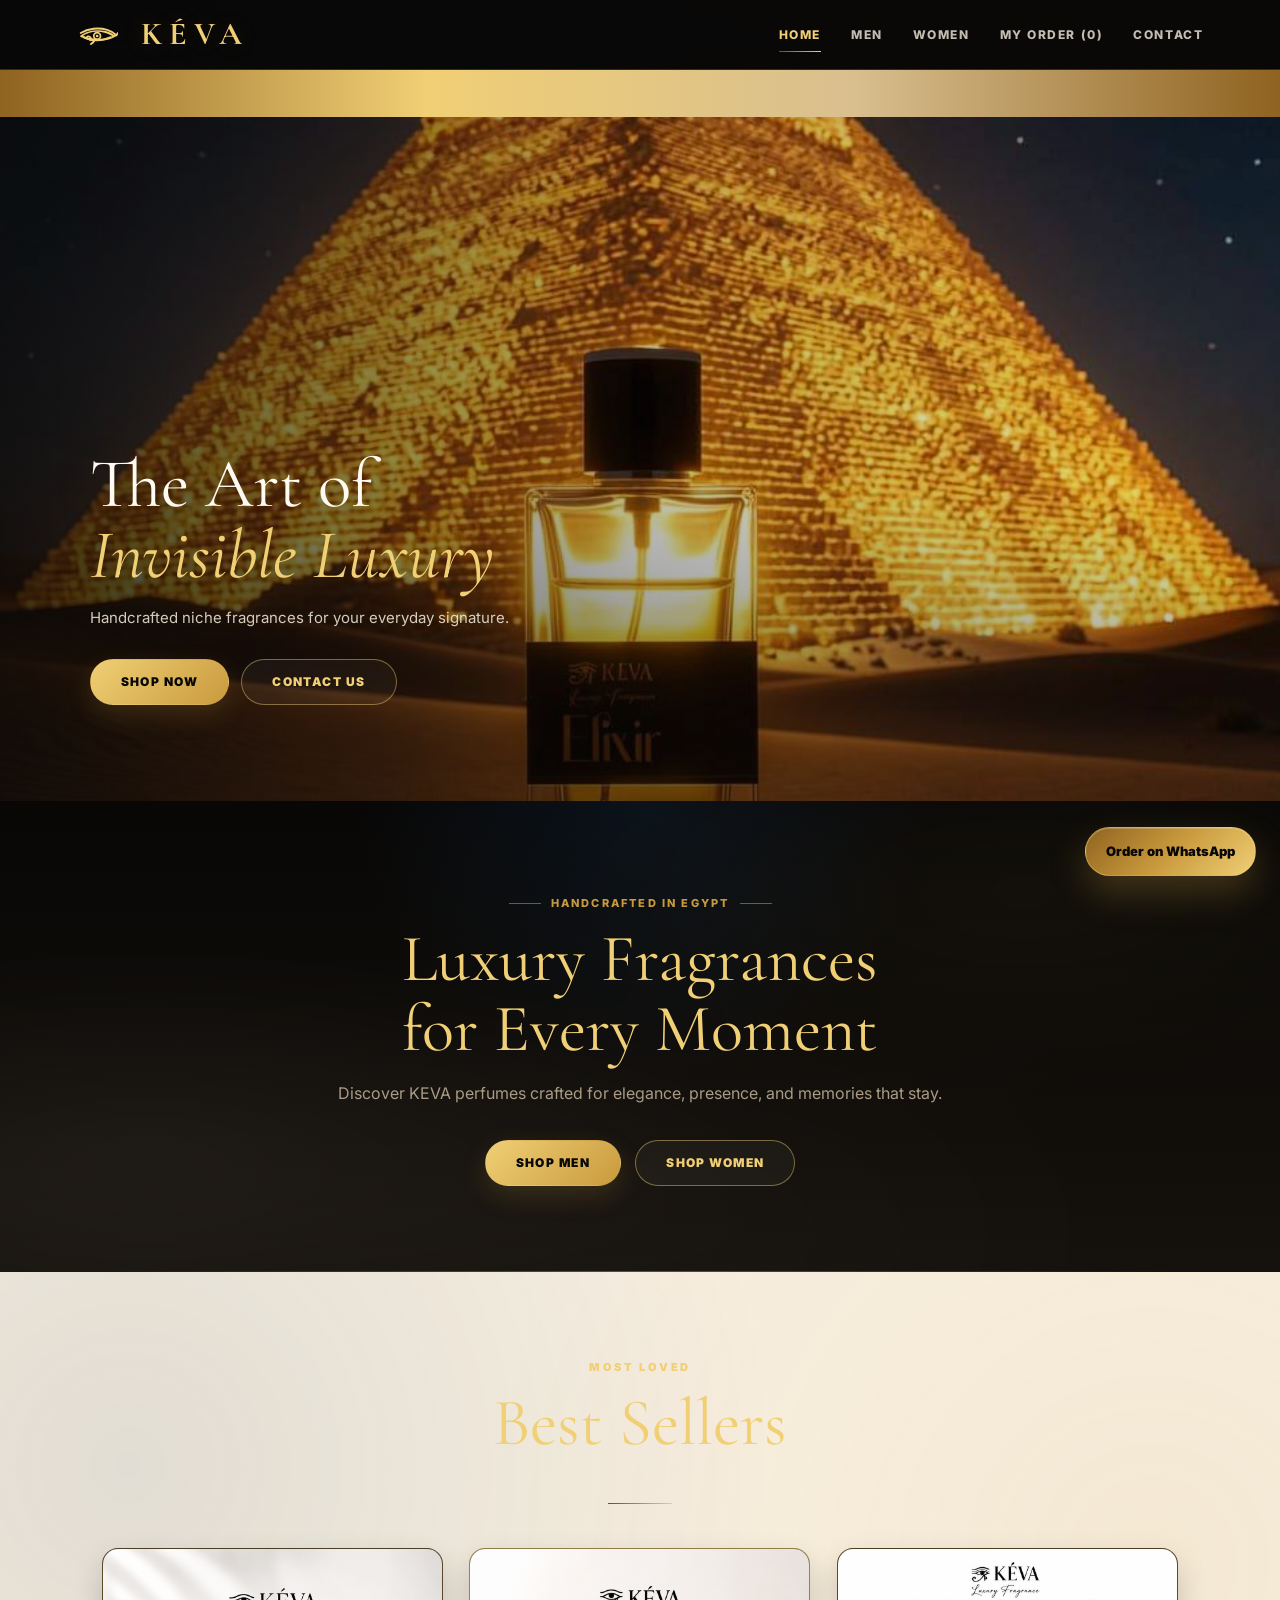
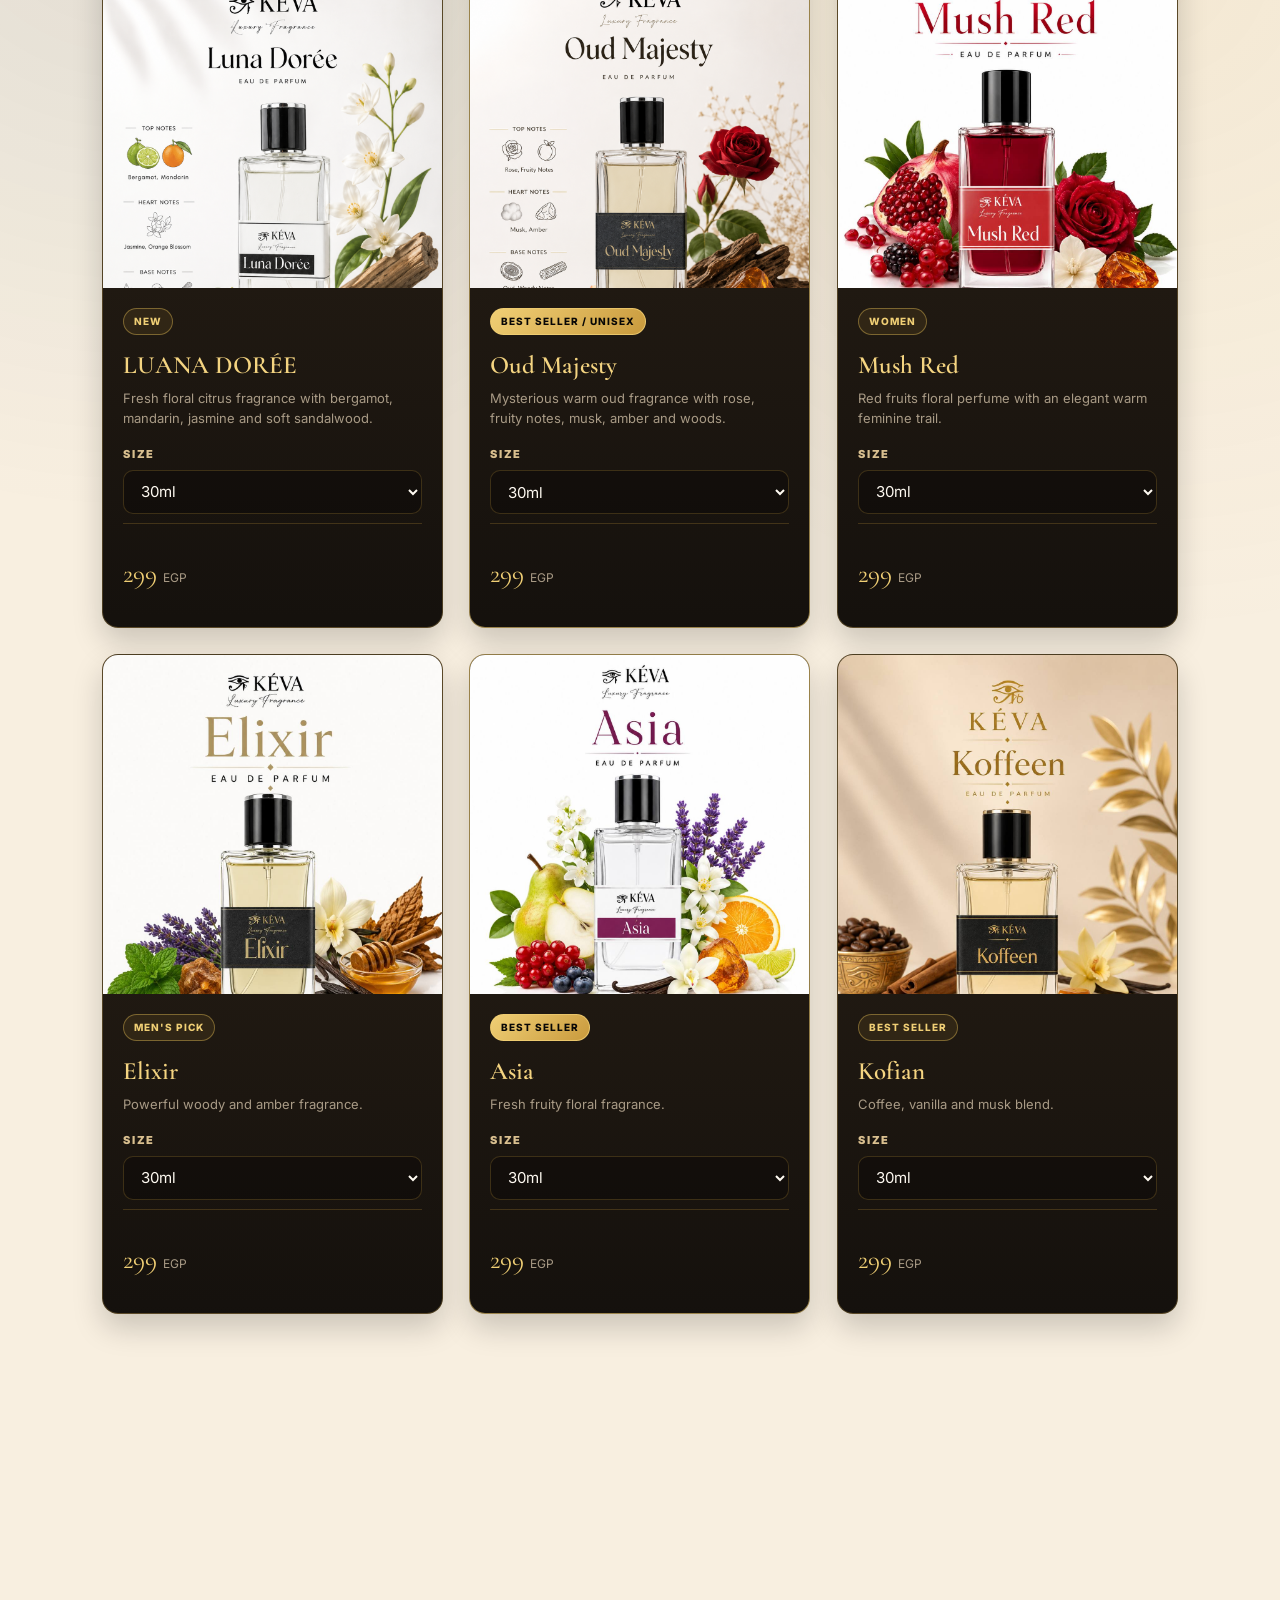
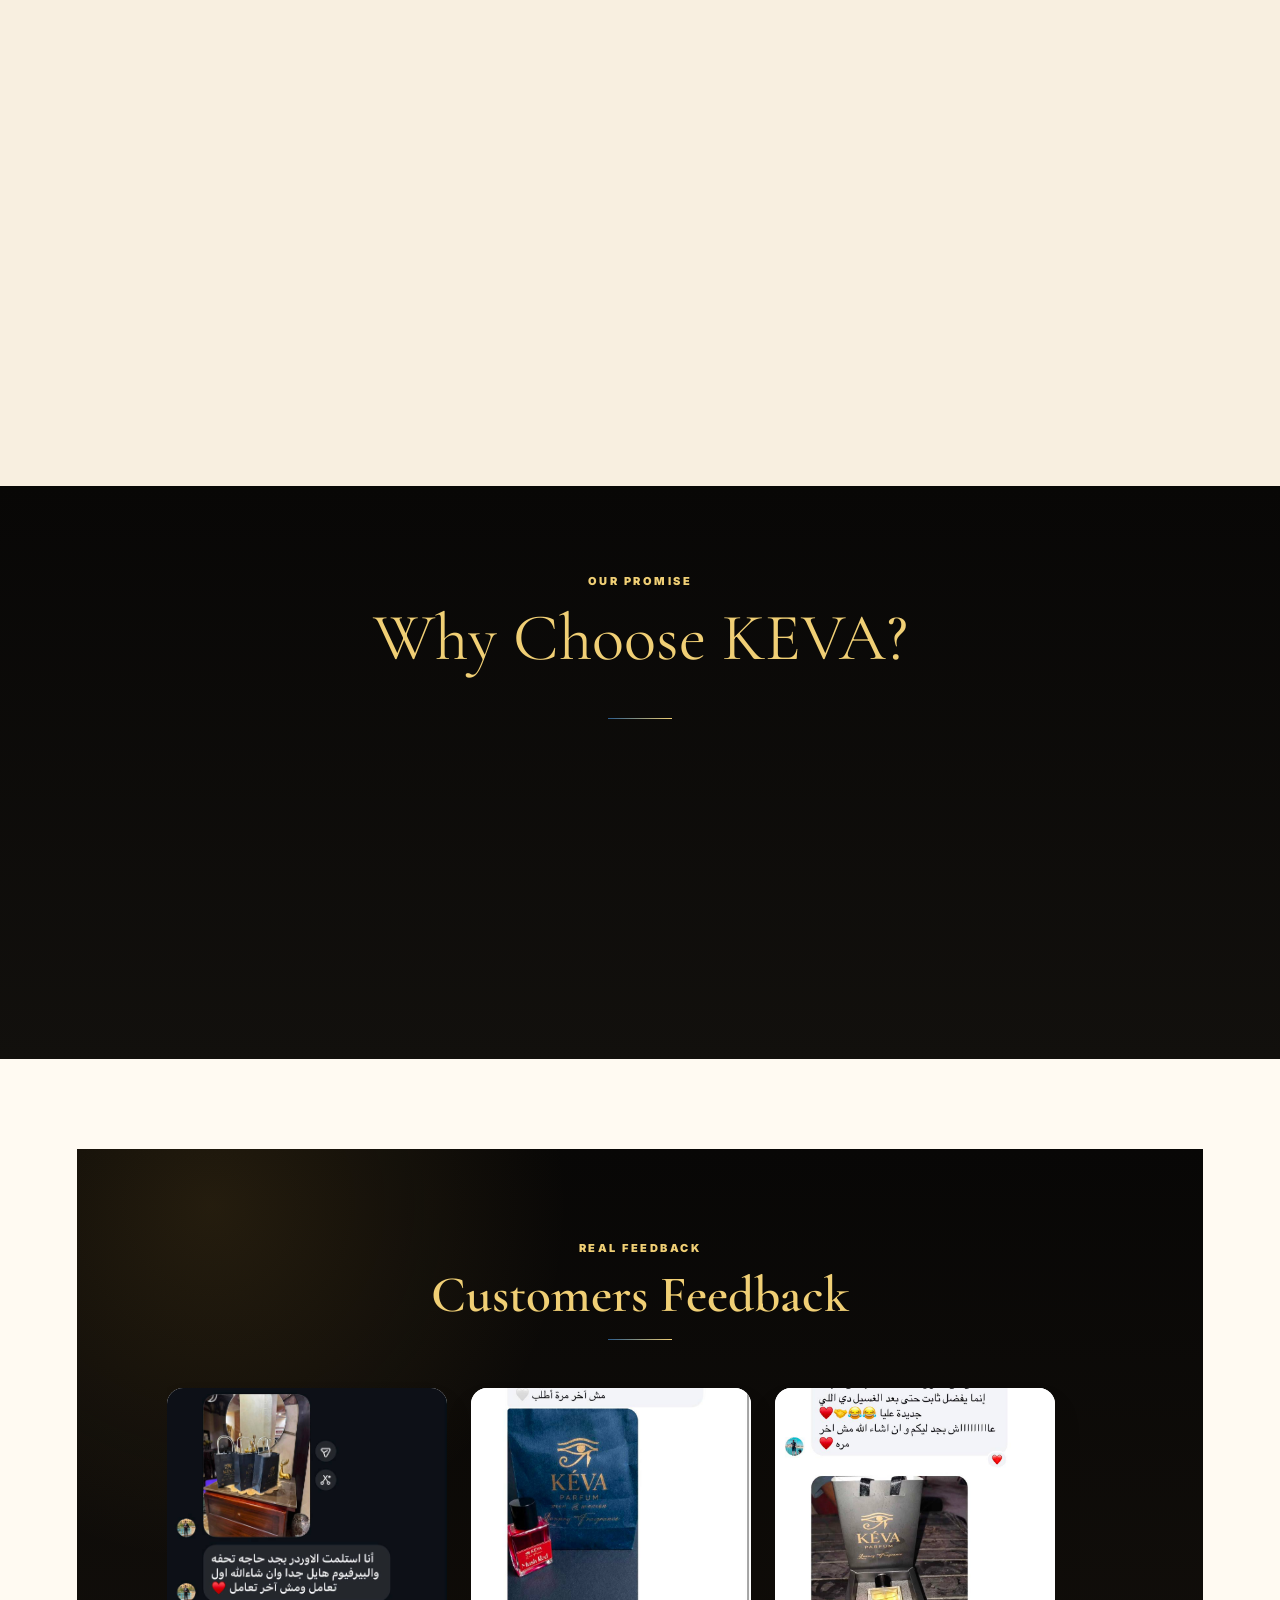
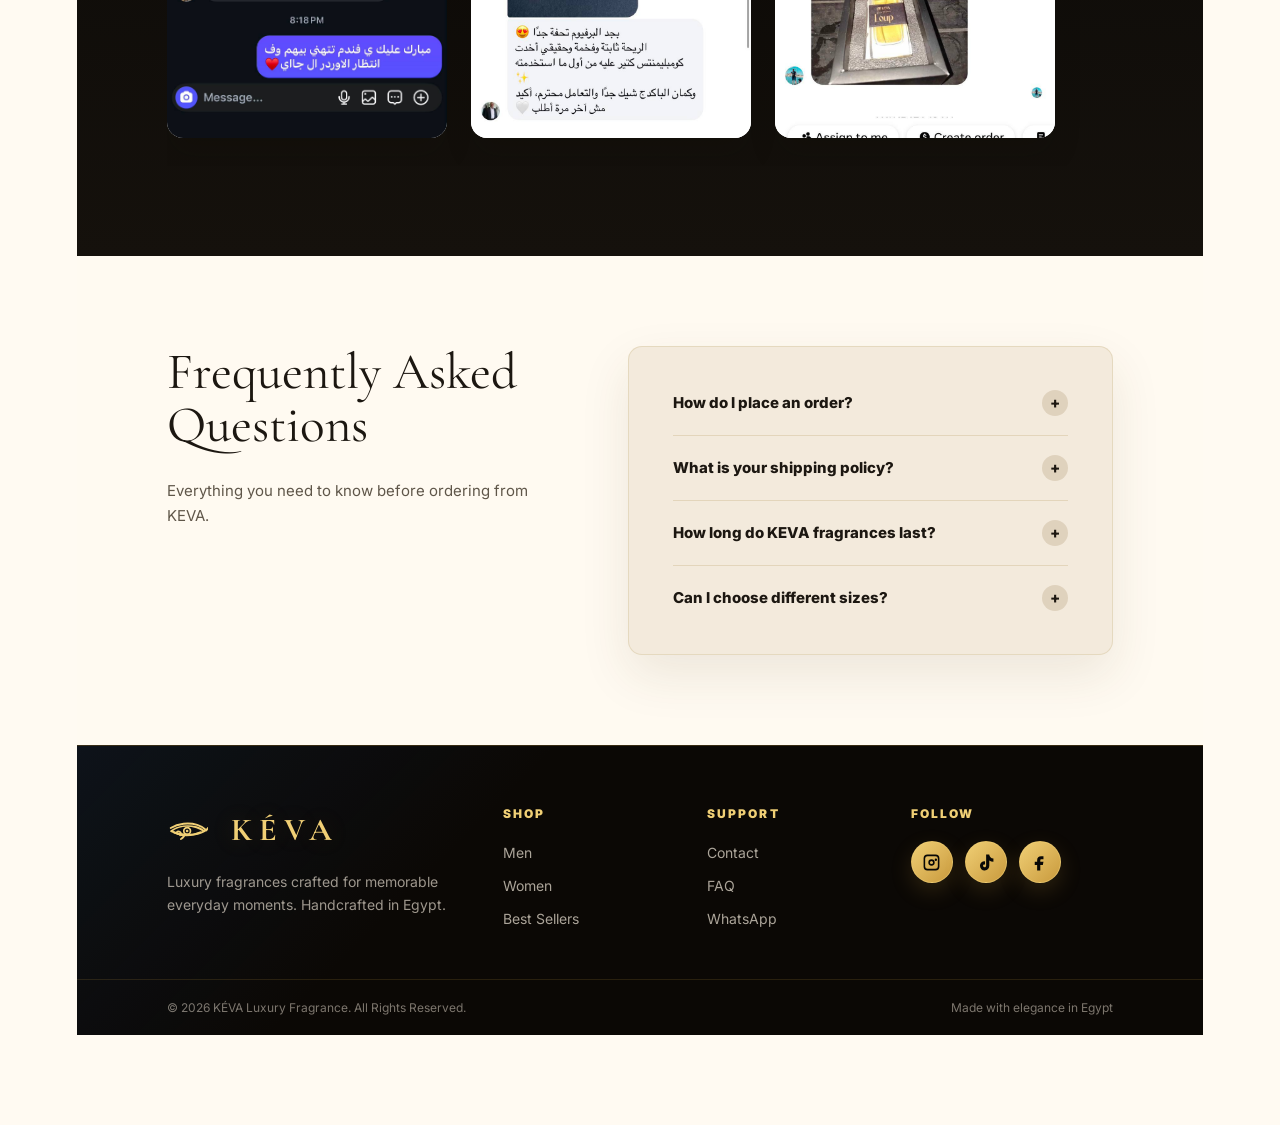
<file: index.html>
<!doctype html>
<html lang="en">
<head>
  <meta charset="UTF-8"/>
  <meta name="viewport" content="width=device-width, initial-scale=1.0"/>
  <title>KEVA &mdash; Luxury Fragrance</title>
  <meta name="description" content="KEVA handcrafted niche fragrances. Discover your signature scent."/>
  <link rel="stylesheet" href="style.css"/>

  <style>
    .home-kicker {
      display: inline-flex;
      align-items: center;
      gap: 10px;
      color: var(--gold);
      font-size: 11px;
      font-weight: 800;
      letter-spacing: .2em;
      text-transform: uppercase;
      margin-bottom: 12px;
    }

    .home-kicker::before,
    .home-kicker::after {
      content: "";
      width: 32px;
      height: 1px;
      background: currentColor;
      opacity: .55;
    }

    .home-hero-copy {
      max-width: 660px;
      margin: 0 auto;
      text-align: center;
    }

    .hero-subtitle {
      max-width: 560px;
      margin: 16px auto 34px;
      color: var(--muted, #9c9488);
      font-size: 16px;
      line-height: 1.8;
    }

    .stats-strip {
      display: grid;
      grid-template-columns: repeat(4, 1fr);
      background: var(--card, #191510);
      border-top: 1px solid var(--border, rgba(201,168,76,.22));
      border-bottom: 1px solid var(--border, rgba(201,168,76,.22));
    }

    .stat-item {
      padding: 28px 18px;
      text-align: center;
      border-right: 1px solid var(--border, rgba(201,168,76,.22));
    }

    .stat-item:last-child {
      border-right: 0;
    }

    .stat-num {
      display: block;
      color: var(--gold-light, #edd27b);
      font-family: "Cormorant Garamond", serif;
      font-size: 40px;
      line-height: 1;
      margin-bottom: 8px;
    }

    .stat-label {
      color: var(--muted, #9c9488);
      font-size: 11px;
      font-weight: 800;
      letter-spacing: .15em;
      text-transform: uppercase;
    }

    .collection-banner {
      display: grid;
      grid-template-columns: 1fr 1fr;
      gap: 2px;
      background: #080706;
    }

    .col-banner-item {
      position: relative;
      min-height: 430px;
      overflow: hidden;
      display: flex;
      align-items: flex-end;
    }

    .col-banner-item img {
      position: absolute;
      inset: 0;
      width: 100%;
      height: 100%;
      object-fit: cover;
      transition: transform .7s ease;
    }

    .col-banner-item:hover img {
      transform: scale(1.06);
    }

    .col-banner-item::after {
      content: "";
      position: absolute;
      inset: 0;
      background: linear-gradient(0deg, rgba(0,0,0,.78), rgba(0,0,0,.12));
    }

    .col-banner-content {
      position: relative;
      z-index: 1;
      padding: 38px;
    }

    .col-banner-content span {
      display: block;
      color: var(--gold, #c9a84c);
      font-size: 11px;
      font-weight: 800;
      letter-spacing: .2em;
      text-transform: uppercase;
      margin-bottom: 10px;
    }

    .col-banner-content h3 {
      color: #fff;
      font-family: "Cormorant Garamond", serif;
      font-size: clamp(34px, 4vw, 54px);
      font-weight: 300;
      line-height: 1.05;
      margin-bottom: 22px;
    }

    .badge-new {
      width: fit-content;
      display: inline-block;
      padding: 4px 10px;
      border: 1px solid rgba(201,168,76,.5);
      border-radius: 99px;
      color: var(--gold-light, #edd27b);
      font-size: 10px;
      font-weight: 800;
      letter-spacing: .1em;
      text-transform: uppercase;
      margin-bottom: 8px;
    }

    .faq-section {
      display: grid;
      grid-template-columns: .9fr 1.1fr;
      gap: 64px;
      padding: 90px 8%;
      background: #fffaf1;
      color: #1c1711;
    }

    .faq-left h2 {
      font-size: clamp(34px, 4vw, 54px);
      line-height: 1.05;
      margin-bottom: 26px;
      font-family: "Cormorant Garamond", serif;
      font-weight: 400;
      color: #1c1711;
    }

    .faq-left > p {
      margin-bottom: 42px;
      color: #5f5649;
      font-size: 15px;
    }

    .faq-support p {
      margin-bottom: 4px;
      color: #1c1711;
      font-size: 15px;
    }

    .faq-support span {
      color: #766b5d;
      font-size: 14px;
    }

    .faq-right {
      background: #f3eadc;
      border: 1px solid rgba(156,122,42,.16);
      border-radius: 14px;
      padding: 24px 44px;
    }

    .faq-item {
      border-bottom: 1px solid rgba(156,122,42,.18);
    }

    .faq-item:last-child {
      border-bottom: 0;
    }

    .faq-item summary {
      min-height: 64px;
      list-style: none;
      display: flex;
      align-items: center;
      justify-content: space-between;
      gap: 18px;
      cursor: pointer;
      color: #1c1711;
      font-size: 15px;
      font-weight: 800;
    }

    .faq-item summary::-webkit-details-marker {
      display: none;
    }

    .faq-item summary::after {
      content: "+";
      width: 26px;
      height: 26px;
      flex: 0 0 26px;
      border-radius: 50%;
      background: #dfd2bd;
      color: #1c1711;
      display: grid;
      place-items: center;
      transition: .25s ease;
    }

    .faq-item[open] summary::after {
      content: "-";
      background: var(--gold, #c9a84c);
    }

    .faq-item p {
      padding: 0 42px 22px 0;
      color: #5f5649;
      font-size: 14px;
      line-height: 1.7;
    }

    .cta-band {
      padding: 78px 8%;
      text-align: center;
      background: linear-gradient(135deg, #0b0a08, #1d170c, #0b0a08);
      border-top: 1px solid rgba(201,168,76,.18);
      border-bottom: 1px solid rgba(201,168,76,.18);
    }

    .cta-band h2 {
      color: var(--gold-light, #edd27b);
      font-family: "Cormorant Garamond", serif;
      font-size: clamp(34px, 4vw, 58px);
      font-weight: 300;
      margin-bottom: 14px;
    }

    .cta-band p {
      color: var(--muted, #9c9488);
      margin-bottom: 30px;
    }

    @media (max-width: 768px) {
      .stats-strip {
        grid-template-columns: 1fr 1fr;
      }

      .stat-item:nth-child(2) {
        border-right: 0;
      }

      .stat-item:nth-child(1),
      .stat-item:nth-child(2) {
        border-bottom: 1px solid var(--border, rgba(201,168,76,.22));
      }

      .collection-banner,
      .faq-section {
        grid-template-columns: 1fr;
      }

      .col-banner-item {
        min-height: 320px;
      }

      .faq-section {
        gap: 32px;
        padding: 64px 5%;
      }

      .faq-right {
        padding: 18px 20px;
      }
    }
  </style>
</head>

<body>
  <div class="luxury-loader" aria-hidden="true">
    <div class="loader-mark">
            <svg class="loader-eye horus-eye" viewBox="0 0 220 100" role="img" aria-label="Eye of Horus mark">
        <path class="horus-stroke horus-brow" d="M20 35 C60 10 116 5 162 18 C180 23 197 33 211 47"/>
        <path class="horus-stroke horus-outline" d="M22 52 C61 22 116 20 158 31 C176 36 190 45 200 52 C160 77 84 79 22 52Z"/>
        <path class="horus-stroke horus-lower" d="M39 60 C76 78 134 80 178 58"/>
        <circle class="horus-iris" cx="108" cy="51" r="15"/>
        <circle class="horus-pupil" cx="108" cy="51" r="6"/>
        <path class="horus-stroke horus-tail" d="M198 52 C209 50 216 44 220 35"/>
        <path class="horus-stroke horus-tear" d="M97 65 C94 78 87 88 75 94"/>
        <path class="horus-stroke horus-curl" d="M74 62 C61 70 55 68 53 62 C51 55 59 50 68 55 C75 59 77 67 71 74"/>
      </svg>
      <strong class="loader-logo">KÉVA</strong>
      <span class="loader-tagline">Luxury Fragrance</span>
    </div>
  </div>

  <header>
    <div class="logo"> KÉVA</div>
    <button class="nav-toggle" aria-label="Toggle menu" aria-expanded="false">
      <span></span><span></span><span></span>
    </button>
    <nav>
      <a href="index.html" class="active">Home</a>
      <a href="men.html">Men</a>
      <a href="women.html">Women</a>
      <a href="cart.html">My Order (<span id="cart-count">0</span>)</a>
      <a href="contact.html">Contact</a>
    </nav>
  </header>

      <div class="offers-bar">
    <div class="marquee">
      FREE SHIPPING ON ORDERS OVER 1000 EGP &nbsp;&nbsp;|&nbsp;&nbsp;
      FREE GIFT WITH EVERY ORDER &nbsp;&nbsp;|&nbsp;&nbsp;
      HANDCRAFTED IN EGYPT &nbsp;&nbsp;|&nbsp;&nbsp;
      ORDER DIRECTLY VIA WHATSAPP
    </div>
  </div>

  <div class="slider">
    <div class="slides">
      <div class="slide active">
        <img src="silde/silde1.jpg" alt="KEVA Luxury Fragrance"/>
        <div class="slide-content">
          <h2>The Art of<br><em>Invisible Luxury</em></h2>
          <p>Handcrafted niche fragrances for your everyday signature.</p>
          <div style="display:flex;gap:12px;flex-wrap:wrap">
            <a href="#bestsellers" class="btn btn-gold">Shop Now</a>
            <a href="contact.html" class="btn btn-outline">Contact Us</a>
          </div>
        </div>
      </div>

      <div class="slide">
        <img src="silde/slide2.png" alt="Men Collection"/>
        <div class="slide-content">
          <h2>For Him<br><em>Bold &amp; Intense</em></h2>
          <p>Amber, musk, coffee, and deep woods.</p>
          <a href="men.html" class="btn btn-gold">Explore Men</a>
        </div>
      </div>

      <div class="slide">
        <img src="silde/slide3.png" alt="Women Collection"/>
        <div class="slide-content">
          <h2>For Her<br><em>Soft &amp; Floral</em></h2>
          <p>Vanilla, caramel, red fruits, and delicate musk.</p>
          <a href="women.html" class="btn btn-gold">Explore Women</a>
        </div>
      </div>
    </div>

    <button class="slider-btn prev" aria-label="Previous slide">&#8592;</button>
    <button class="slider-btn next" aria-label="Next slide">&#8594;</button>

    <div class="slider-dots">
      <button class="slider-dot active" aria-label="Slide 1"></button>
      <button class="slider-dot" aria-label="Slide 2"></button>
      <button class="slider-dot" aria-label="Slide 3"></button>
    </div>
  </div>


  <section class="hero">
    <div class="home-hero-copy">
      <span class="home-kicker">Handcrafted in Egypt</span>
      <h1>Luxury Fragrances<br>for Every Moment</h1>
      <p class="hero-subtitle">
        Discover KEVA perfumes crafted for elegance, presence, and memories that stay.
      </p>
      <div class="hero-btns">
        <a class="btn btn-gold" href="men.html">Shop Men</a>
        <a class="btn btn-outline" href="women.html">Shop Women</a>
      </div>
    </div>
  </section>

  
  <section class="products-page" id="bestsellers">
    <p class="section-eyebrow" style="text-align:center">Most Loved</p>
    <h2 class="page-title">Best Sellers</h2>
    <div class="section-divider"></div>

    <div class="products-grid">
      <div class="product-card" data-price="299" data-prices='{"30ml":299,"50ml":499,"100ml":799}'>
  <img src="photo men/LUANA DORÉE.png" alt="LUANA DORÉE"/>
  <div class="card-body">
    <span class="badge-new">New</span>
    <h3>LUANA DORÉE</h3>
    <p>Fresh floral citrus fragrance with bergamot, mandarin, jasmine and soft sandalwood.</p>

    <div class="card-size-row">
      <label>Size</label>
      <select aria-label="Size">
        <option value="30ml">30ml</option>
        <option value="50ml">50ml</option>
        <option value="100ml">100ml</option>
      </select>
    </div>

   

    <div class="card-footer">
      <div class="price">299 <small>EGP</small></div>
      <button class="add-btn" onclick="openOrderModal(this)">Order Now</button>
              <button class="bulk-order-btn" onclick="addToBulkOrder(this)">Add to My Order</button>
    </div>
  </div>
</div>

<div class="product-card best-seller-card unisex-card" data-price="299" data-prices='{"30ml":299,"50ml":499,"100ml":799}'>
  <img src="photo men/OUD MAJESTY.png" alt="Oud Majesty"/>
  <div class="card-body">
    <span class="badge-new">Best Seller / Unisex</span>
    <h3>Oud Majesty</h3>
    <p>Mysterious warm oud fragrance with rose, fruity notes, musk, amber and woods.</p>

    <div class="card-size-row">
      <label>Size</label>
      <select aria-label="Size">
        <option value="30ml">30ml</option>
        <option value="50ml">50ml</option>
        <option value="100ml">100ml</option>
      </select>
    </div>

   

    <div class="card-footer">
      <div class="price">299 <small>EGP</small></div>
      <button class="add-btn" onclick="openOrderModal(this)">Order Now</button>
              <button class="bulk-order-btn" onclick="addToBulkOrder(this)">Add to My Order</button>
    </div>
  </div>
</div>

<div class="product-card" data-price="299" data-prices='{"30ml":299,"50ml":499,"100ml":799}'>
  <img src="photo/Mush Red.jpg" alt="Mush Red"/>
  <div class="card-body">
    <span class="badge-new">Women</span>
    <h3>Mush Red</h3>
    <p>Red fruits floral perfume with an elegant warm feminine trail.</p>

    <div class="card-size-row">
      <label>Size</label>
      <select aria-label="Size">
        <option value="30ml">30ml</option>
        <option value="50ml">50ml</option>
        <option value="100ml">100ml</option>
      </select>
    </div>

   

    <div class="card-footer">
      <div class="price">299 <small>EGP</small></div>
      <button class="add-btn" onclick="openOrderModal(this)">Order Now</button>
              <button class="bulk-order-btn" onclick="addToBulkOrder(this)">Add to My Order</button>
    </div>
  </div>
</div>

      <div class="product-card" data-price="299" data-prices='{"30ml":299,"50ml":499,"100ml":799}'>
        <img src="photo men/Elixir.jpg" alt="Elixir"/>
        <div class="card-body">
          <span class="badge-new">Men's Pick</span>
          <h3>Elixir</h3>
          <p>Powerful woody and amber fragrance.</p>

          <div class="card-size-row">
            <label>Size</label>
            <select aria-label="Size">
              <option value="30ml">30ml</option>
              <option value="50ml">50ml</option>
              <option value="100ml">100ml</option>
            </select>
          </div>

        

          <div class="card-footer">
            <div class="price">299 <small>EGP</small></div>
            <button class="add-btn" onclick="openOrderModal(this)">Order Now</button>
              <button class="bulk-order-btn" onclick="addToBulkOrder(this)">Add to My Order</button>
          </div>
        </div>
      </div>

      <div class="product-card best-seller-card" data-price="299" data-prices='{"30ml":299,"50ml":499,"100ml":799}'>
        <img src="photo/Asia.jpg" alt="Asia"/>
        <div class="card-body">
          <span class="badge-new">Best Seller</span>
          <h3>Asia</h3>
          <p>Fresh fruity floral fragrance.</p>

          <div class="card-size-row">
            <label>Size</label>
            <select aria-label="Size">
              <option value="30ml">30ml</option>
              <option value="50ml">50ml</option>
              <option value="100ml">100ml</option>
            </select>
          </div>

         

          <div class="card-footer">
            <div class="price">299 <small>EGP</small></div>
            <button class="add-btn" onclick="openOrderModal(this)">Order Now</button>
              <button class="bulk-order-btn" onclick="addToBulkOrder(this)">Add to My Order</button>
          </div>
        </div>
      </div>

      <div class="product-card" data-price="299" data-prices='{"30ml":299,"50ml":499,"100ml":799}'>
        <img src="photo men/Kofian.jpg" alt="Kofian"/>
        <div class="card-body">
          <span class="badge-new">Best Seller</span>
          <h3>Kofian</h3>
          <p>Coffee, vanilla and musk blend.</p>

          <div class="card-size-row">
            <label>Size</label>
            <select aria-label="Size">
              <option value="30ml">30ml</option>
              <option value="50ml">50ml</option>
              <option value="100ml">100ml</option>
            </select>
          </div>

        

          <div class="card-footer">
            <div class="price">299 <small>EGP</small></div>
            <button class="add-btn" onclick="openOrderModal(this)">Order Now</button>
              <button class="bulk-order-btn" onclick="addToBulkOrder(this)">Add to My Order</button>
          </div>
        </div>
      </div>

      <div class="product-card best-seller-card" data-price="299" data-prices='{"30ml":299,"50ml":499,"100ml":799}'>
        <img src="photo/Miss Gold.jpg" alt="Miss Gold"/>
        <div class="card-body">
          <span class="badge-new">Best Seller</span>
          <h3>Miss Gold</h3>
          <p>Luxury fruity caramel scent.</p>

          <div class="card-size-row">
            <label>Size</label>
            <select aria-label="Size">
              <option value="30ml">30ml</option>
              <option value="50ml">50ml</option>
              <option value="100ml">100ml</option>
            </select>
          </div>

         

          <div class="card-footer">
            <div class="price">299 <small>EGP</small></div>
            <button class="add-btn" onclick="openOrderModal(this)">Order Now</button>
              <button class="bulk-order-btn" onclick="addToBulkOrder(this)">Add to My Order</button>
          </div>
        </div>
      </div>

    </div>
  </section>

  <section class="why-keva">
    <p class="section-eyebrow">Our Promise</p>
    <h2 class="page-title">Why Choose KEVA?</h2>
    <div class="section-divider"></div>

    <div class="features">
      <div class="feature">
        <div class="feature-icon">*</div>
        <h3>Premium Quality</h3>
        <p>Carefully selected oils and refined blends made for a luxury experience.</p>
      </div>

      <div class="feature">
        <div class="feature-icon">*</div>
        <h3>Long Lasting</h3>
        <p>EDP concentrations designed to stay noticeable for hours.</p>
      </div>

      <div class="feature">
        <div class="feature-icon">*</div>
        <h3>Perfect Gift</h3>
        <p>Elegant scents and packaging for birthdays, events, and daily moments.</p>
      </div>
    </div>
  </section>
<section class="real-feedback" id="feedback">
 

 <section class="feedback-gallery" id="feedback">
  <div class="feedback-gallery-head">
    <span class="section-eyebrow">Real Feedback</span>
    <h2>Customers Feedback</h2>
  </div>

  <div class="feedback-gallery-grid">
    <div class="feedback-shot">
      <img src="/reviews/review1.jpg" alt="Customer feedback">
    </div>

    <div class="feedback-shot">
      <img src="/reviews/review2.jpg" alt="Customer feedback">
    </div>

    <div class="feedback-shot">
      <img src="reviews/review3.jpg" alt="Customer feedback">
    </div>

    <div class="feedback-shot">
      <img src="reviews/review4.jpg" alt="Customer feedback">
    </div>
    <div class="feedback-shot">
      <img src="reviews/review5.jpeg" alt="Customer feedback">
    </div>
    <div class="feedback-shot">
      <img src="reviews/review6.jpeg" alt="Customer feedback">
    </div>
    <div class="feedback-shot">
      <img src="reviews/review7.jpeg" alt="Customer feedback">
    </div>
    <div class="feedback-shot">
      <img src="reviews/review8.jpeg" alt="Customer feedback">
    </div>
    
  </div>
</section>
  <section class="faq-section" id="faq">
    <div class="faq-left">
      <h2>Frequently Asked Questions</h2>
      <p>Everything you need to know before ordering from KEVA.</p>

    </div>

    <div class="faq-right">
      <details class="faq-item">
        <summary>How do I place an order?</summary>
        <p>Click Order Now on any product, choose size and quantity, fill your name and phone, then the order will open directly in WhatsApp.</p>
      </details>

      <details class="faq-item">
        <summary>What is your shipping policy?</summary>
        <p>Orders are prepared within 24-48 hours. Delivery time depends on your city and courier availability.</p>
      </details>

      <details class="faq-item">
        <summary>How long do KEVA fragrances last?</summary>
        <p>Longevity depends on skin type and weather, but most KEVA fragrances are designed to last for hours.</p>
      </details>

      <details class="faq-item">
        <summary>Can I choose different sizes?</summary>
        <p>Yes. Every product has 30ml, 50ml, and 100ml options with different prices.</p>
      </details>
    </div>
  </section>


  <footer class="site-footer">
    <div class="footer-main">
      <div class="footer-brand">
        <div class="footer-logo"> KÉVA</div>
        <p>Luxury fragrances crafted for memorable everyday moments. Handcrafted in Egypt.</p>
      </div>

      <div class="footer-col">
        <h4>Shop</h4>
        <a href="men.html">Men</a>
        <a href="women.html">Women</a>
        <a href="#bestsellers">Best Sellers</a>
      </div>

      <div class="footer-col">
        <h4>Support</h4>
        <a href="contact.html">Contact</a>
        <a href="#faq">FAQ</a>
        <a href="https://wa.me/201039197703" target="_blank" rel="noopener">WhatsApp</a>
      </div>

      <div class="footer-col">
        <h4>Follow</h4>
        <div class="social-links">
          <a href="https://www.instagram.com/keva_perfumes?igsh=bnNuMnR5cDFtaHpi&utm_source=qr" target="_blank" rel="noopener" aria-label="Instagram">
            <svg viewBox="0 0 24 24" aria-hidden="true">
              <path d="M7 2h10a5 5 0 0 1 5 5v10a5 5 0 0 1-5 5H7a5 5 0 0 1-5-5V7a5 5 0 0 1 5-5zm0 2a3 3 0 0 0-3 3v10a3 3 0 0 0 3 3h10a3 3 0 0 0 3-3V7a3 3 0 0 0-3-3H7zm5 4a4 4 0 1 1 0 8 4 4 0 0 1 0-8zm0 2a2 2 0 1 0 0 4 2 2 0 0 0 0-4zm5.5-3a1.5 1.5 0 1 1 0 3 1.5 1.5 0 0 1 0-3z"/>
            </svg>
          </a>

          <a href="https://www.tiktok.com/" target="_blank" rel="noopener" aria-label="TikTok">
            <svg viewBox="0 0 24 24" aria-hidden="true">
              <path d="M16.7 2c.4 3 2.1 4.9 5.3 5.1v4.1a9 9 0 0 1-5.2-1.7v6.7c0 3.4-2.3 5.8-5.8 5.8A5.8 5.8 0 0 1 5 16.2c0-3.5 2.7-6 6.4-5.8v4.2c-1.5-.3-2.5.4-2.5 1.6 0 1 .8 1.8 1.9 1.8 1.3 0 2-.8 2-2.3V2h3.9z"/>
            </svg>
          </a>

          <a href="https://www.facebook.com/share/193hLw6RUm/?mibextid=wwXIfr" target="_blank" rel="noopener" aria-label="Facebook">
            <svg viewBox="0 0 24 24" aria-hidden="true">
              <path d="M14 8h3V4h-3c-3.1 0-5 1.9-5 5v2H6v4h3v7h4v-7h3.2l.8-4h-4V9c0-.7.3-1 1-1z"/>
            </svg>
          </a>
        </div>
      </div>
    </div>

    <div class="footer-bottom">
      <p>&copy; 2026 KÉVA Luxury Fragrance. All Rights Reserved.</p>
      <span>Made with elegance in Egypt</span>
    </div>
  </footer>

  <a class="whatsapp-btn" href="https://wa.me/201039197703" target="_blank" rel="noopener">
    Order on WhatsApp
  </a>

  <div class="order-modal-backdrop" id="orderModal" role="dialog" aria-modal="true" aria-labelledby="omTitle">
    <div class="order-modal">
      <div class="order-modal-header">
        <h3 id="omTitle">Complete Your Order</h3>
        <button class="order-modal-close" onclick="closeOrderModal()" aria-label="Close">x</button>
      </div>

      <div class="order-modal-body">
        <div class="order-product-preview">
          <div>
            <strong id="omProductName"></strong>
            <span id="omProductMeta"></span>
          </div>
        </div>

        <div class="order-form-group">
          <label for="omSizeSelect">Size</label>
          <select class="order-input" id="omSizeSelect"></select>
        </div>

        <div class="order-form-group">
          <label>Quantity</label>
          <div class="qty-control">
            <button type="button" class="qty-btn" onclick="changeModalQty(-1)">-</button>
            <span class="qty-value" id="omQtyValue">1</span>
            <button type="button" class="qty-btn" onclick="changeModalQty(1)">+</button>
          </div>
        </div>

        <div class="order-form-row">
          <div class="order-form-group" style="margin-bottom:0">
            <label for="omName">Your Name *</label>
            <input class="order-input" id="omName" type="text" placeholder="e.g. Ahmed Mohamed" autocomplete="name"/>
          </div>

          <div class="order-form-group" style="margin-bottom:0">
            <label for="omPhone">Phone Number *</label>
            <input class="order-input" id="omPhone" type="tel" placeholder="01xxxxxxxxx" autocomplete="tel"/>
          </div>
        </div>

        <div class="order-form-group" style="margin-top:14px">
          <label for="omNotes">Notes (optional)</label>
          <textarea class="order-input" id="omNotes" rows="2" placeholder="Address, delivery preferences..."></textarea>
        </div>

        <div class="order-total-line">
          <span class="label">Order Total</span>
          <span class="amount"><span id="omTotal">0</span> EGP</span>
        </div>

        <button class="order-submit-btn" onclick="submitOrder()">
          Send Order via WhatsApp
        </button>
      </div>
    </div>
  </div>

  <script src="script.js"></script>
</body>
</html>
</file>
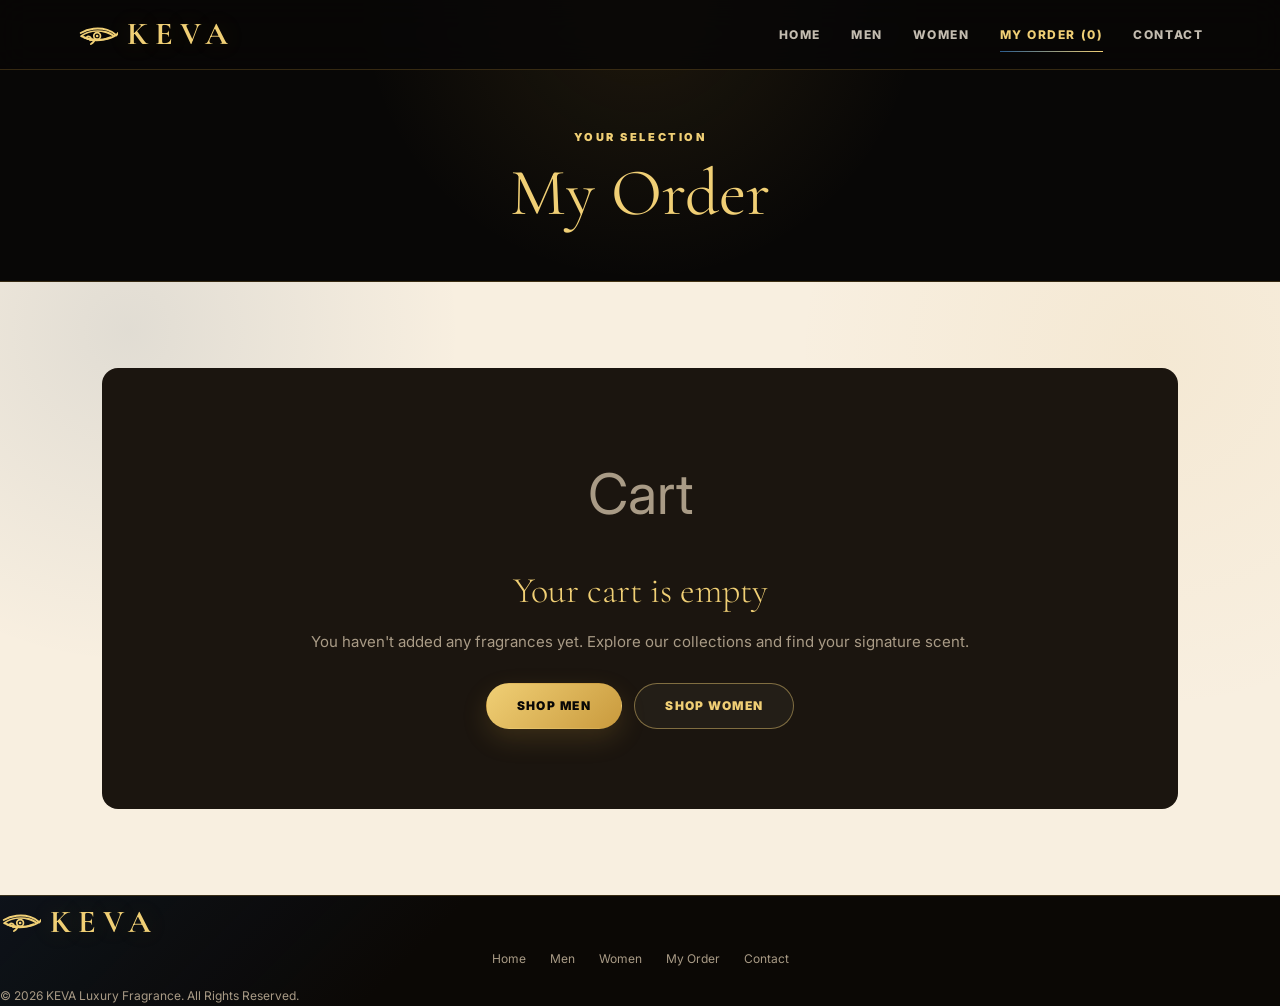
<file: cart.html>
﻿<!doctype html>
<html lang="en">
<head>
  <meta charset="UTF-8"/>
  <meta name="viewport" content="width=device-width, initial-scale=1.0"/>
  <title>My Order &mdash; KEVA</title>
  <link rel="stylesheet" href="style.css"/>
  <style>
    .cart-table-wrap {
      border: 1px solid var(--divider);
      border-radius: var(--radius);
      overflow: hidden;
      margin-bottom: 8px;
    }

    .cart-table { border-radius: 0; border: 0; }

    .cart-table tbody tr {
      transition: background .2s ease;
    }
    .cart-table tbody tr:hover { background: var(--card-hover); }

    .cart-item-thumb {
      width: 54px; height: 54px;
      border-radius: 8px;
      object-fit: cover;
      border: 1px solid var(--divider);
      flex-shrink: 0;
    }

    .cart-item-cell {
      display: flex; align-items: center; gap: 14px;
    }

    .cart-badge {
      display: inline-block; margin-top: 4px;
      padding: 2px 9px;
      background: var(--gold-glow);
      border: 1px solid rgba(201,168,76,.3);
      border-radius: 99px;
      color: var(--gold);
      font-size: 10px; font-weight: 700;
      letter-spacing: .08em;
    }

    /* Summary sidebar */
    .cart-layout {
      display: grid;
      grid-template-columns: 1fr 320px;
      gap: 28px;
      align-items: start;
    }

    .cart-summary {
      background: var(--card);
      border: 1px solid var(--divider);
      border-radius: var(--radius);
      padding: 28px;
      position: sticky; top: calc(var(--nav-h) + 20px);
    }

    .cart-summary h3 {
      font-family: "Cormorant Garamond", serif;
      font-size: 26px; font-weight: 400;
      color: var(--gold-light);
      margin-bottom: 20px;
      padding-bottom: 16px;
      border-bottom: 1px solid var(--divider);
    }

    .summary-line {
      display: flex; justify-content: space-between;
      align-items: center; gap: 10px;
      padding: 10px 0;
      color: var(--text-mid); font-size: 13.5px;
      border-bottom: 1px solid var(--divider);
    }

    .summary-line:last-of-type { border-bottom: 0; }

    .summary-line.total {
      padding-top: 18px;
      color: var(--text-hi); font-weight: 600; font-size: 14px;
    }

    .summary-line.total .amount {
      font-family: "Cormorant Garamond", serif;
      font-size: 30px; color: var(--gold-light);
    }

    .summary-note {
      margin-top: 14px;
      padding: 12px 14px;
      background: rgba(31,184,106,.07);
      border: 1px solid rgba(31,184,106,.2);
      border-radius: var(--radius-sm);
      color: var(--green);
      font-size: 12px; text-align: center;
    }

    .checkout-btn {
      width: 100%; margin-top: 18px;
      min-height: 50px; border: 0;
      border-radius: 99px;
      background: linear-gradient(135deg, #1fb86a, #18a05a);
      color: var(--white);
      font-size: 13px; font-weight: 800;
      letter-spacing: .1em; text-transform: uppercase;
      display: flex; align-items: center; justify-content: center; gap: 10px;
      box-shadow: 0 8px 22px rgba(31,184,106,.28);
      transition: .25s ease;
    }

    .checkout-btn:hover {
      transform: translateY(-2px);
      box-shadow: 0 14px 32px rgba(31,184,106,.36);
    }

    .clear-btn {
      width: 100%; margin-top: 10px;
      min-height: 42px; border-radius: 99px;
      border: 1.5px solid var(--divider);
      background: transparent;
      color: var(--text-low); font-size: 12px;
      font-weight: 700; letter-spacing: .1em; text-transform: uppercase;
      transition: .2s ease;
    }

    .clear-btn:hover {
      border-color: var(--red);
      color: #d95555;
    }

    /* Empty state */
    .cart-empty {
      text-align: center;
      padding: 80px 20px;
      border: 1px solid var(--divider);
      border-radius: var(--radius);
      background: var(--card);
    }

    .cart-empty-icon {
      font-size: 56px; margin-bottom: 20px; display: block;
    }

    .cart-empty h2 {
      color: var(--gold-light);
      font-family: "Cormorant Garamond", serif;
      font-size: 36px; font-weight: 300;
      margin-bottom: 10px;
    }

    .cart-empty p { color: var(--text-mid); margin-bottom: 28px; }

    @media (max-width: 768px) {
      .cart-layout { grid-template-columns: 1fr; }
      .cart-summary { position: static; }
      .cart-table th:nth-child(2),
      .cart-table td:nth-child(2) { display: none; }
    }
  </style>
</head>
<body>

  <header>
    <div class="logo">KEVA</div>
    <button class="nav-toggle" aria-label="Toggle menu" aria-expanded="false">
      <span></span><span></span><span></span>
    </button>
    <nav>
      <a href="index.html">Home</a>
      <a href="men.html">Men</a>
      <a href="women.html">Women</a>
      <a href="cart.html" class="active">My Order (<span id="cart-count">0</span>)</a>
      <a href="contact.html">Contact</a>
    </nav>
  </header>

  <div class="page-header">
    <span class="section-eyebrow">Your Selection</span>
    <h1 class="page-title" style="margin-bottom:0">My Order</h1>
  </div>

  <section class="products-page">

    <!-- Empty state -->
    <div class="cart-empty" id="cartEmpty" style="display:none">
      <span class="cart-empty-icon">Cart</span>
      <h2>Your cart is empty</h2>
      <p>You haven't added any fragrances yet. Explore our collections and find your signature scent.</p>
      <div style="display:flex;gap:12px;justify-content:center;flex-wrap:wrap">
        <a href="men.html" class="btn btn-gold">Shop Men</a>
        <a href="women.html" class="btn btn-outline">Shop Women</a>
      </div>
    </div>

    <!-- Cart layout -->
    <div class="cart-layout" id="cartFull">

      <!-- Table -->
      <div>
        <div class="cart-table-wrap">
          <table class="cart-table">
            <thead>
              <tr>
                <th>Product</th>
                <th>Size</th>
                <th>Price</th>
                <th>Remove</th>
              </tr>
            </thead>
            <tbody id="cart-items"></tbody>
          </table>
        </div>
        <p style="color:var(--text-low);font-size:12px;margin-top:10px;text-align:right">
          Prices are in Egyptian Pounds (EGP) and include VAT.
        </p>
      </div>

      <!-- Summary sidebar -->
      <div class="cart-summary">
        <h3>Order Summary</h3>

        <div class="summary-line">
          <span>Items</span>
          <span id="summary-count">0</span>
        </div>
        <div class="summary-line">
          <span>Subtotal</span>
          <span><span id="cart-total">0</span> EGP</span>
        </div>
        <div class="summary-line">
          <span>Shipping</span>
          <span id="shipping-label">Calculated on order</span>
        </div>
        <div class="summary-line total">
          <span>Total</span>
          <span class="amount"><span id="cart-total-2">0</span> EGP</span>
        </div>

        <div class="summary-note" id="free-shipping-note" style="display:none">          You qualify for free shipping!
        </div>

        <button class="checkout-btn" onclick="checkout()">
          <svg width="18" height="18" viewBox="0 0 24 24" fill="currentColor"><path d="M12.04 2C6.58 2 2.13 6.45 2.13 11.91c0 1.87.5 3.62 1.45 5.15L2 22l5.13-1.55a9.8 9.8 0 0 0 4.91 1.32h.01c5.46 0 9.91-4.45 9.91-9.91S17.5 2 12.04 2z"/></svg>
          Checkout via WhatsApp
        </button>

        <button class="clear-btn" onclick="clearCart()">Clear Cart</button>

        <p style="color:var(--text-low);font-size:11px;text-align:center;margin-top:16px;line-height:1.6">
          By ordering you agree to our<br>14-day exchange & return policy.
        </p>
      </div>

    </div>
  </section>

  <footer>
    <div class="footer-logo">KEVA</div>
    <div class="footer-links">
      <a href="index.html">Home</a>
      <a href="men.html">Men</a>
      <a href="women.html">Women</a>
      <a href="cart.html">My Order</a>
      <a href="contact.html">Contact</a>
    </div>
    <p class="footer-copy">&copy; 2026 KEVA Luxury Fragrance. All Rights Reserved.</p>
  </footer>

  <script src="cart.js"></script>
  <script>
    // Enhanced render that also updates sidebar
    const _origRender = renderCart;
    function renderCart() {
      const cart    = getCart();
      const tbody   = document.getElementById('cart-items');
      const totalEl = document.getElementById('cart-total');
      const total2  = document.getElementById('cart-total-2');
      const countEl = document.getElementById('summary-count');
      const cartFull  = document.getElementById('cartFull');
      const cartEmpty = document.getElementById('cartEmpty');

      updateCartCount();

      if (!tbody) return;

      if (cart.length === 0) {
        cartFull.style.display  = 'none';
        cartEmpty.style.display = 'block';
        return;
      }

      cartFull.style.display  = 'grid';
      cartEmpty.style.display = 'none';

      let sum = 0;
      tbody.innerHTML = '';

      cart.forEach((item, i) => {
        sum += item.price;
        const tr = document.createElement('tr');
        tr.innerHTML = `
          <td>
            <div class="cart-item-cell">
              <div>
                <div class="cart-item-name">${item.name}</div>
                <span class="cart-badge">${item.size}</span>
              </div>
            </div>
          </td>
          <td><span style="color:var(--text-mid);font-size:13px">${item.size}</span></td>
          <td><span style="color:var(--gold-light);font-family:'Cormorant Garamond',serif;font-size:20px">${item.price.toLocaleString()} EGP</span></td>
          <td><button class="remove-btn" onclick="removeItem(${i})">Remove</button></td>`;
        tbody.appendChild(tr);
      });

      const sumStr = sum.toLocaleString();
      if (totalEl)  totalEl.textContent  = sumStr;
      if (total2)   total2.textContent   = sumStr;
      if (countEl)  countEl.textContent  = cart.length;

      // Free shipping note
      const note = document.getElementById('free-shipping-note');
      const shipLabel = document.getElementById('shipping-label');
      if (sum >= 500) {
        if (note) note.style.display = 'block';
        if (shipLabel) shipLabel.textContent = 'FREE';
      } else {
        if (note) note.style.display = 'none';
        if (shipLabel) shipLabel.textContent = 'Calculated on order';
      }
    }

    renderCart();
  </script>
  <script>
    (function initCartHamburger() {
      const toggle = document.querySelector('.nav-toggle');
      const nav = document.querySelector('nav');
      if (!toggle || !nav) return;

      toggle.addEventListener('click', function (event) {
        event.stopPropagation();
        const open = nav.classList.toggle('open');
        toggle.setAttribute('aria-expanded', open ? 'true' : 'false');
      });

      document.addEventListener('click', function (event) {
        if (!event.target.closest('header')) {
          nav.classList.remove('open');
          toggle.setAttribute('aria-expanded', 'false');
        }
      });
    })();
  </script>
</body>
</html>
</file>
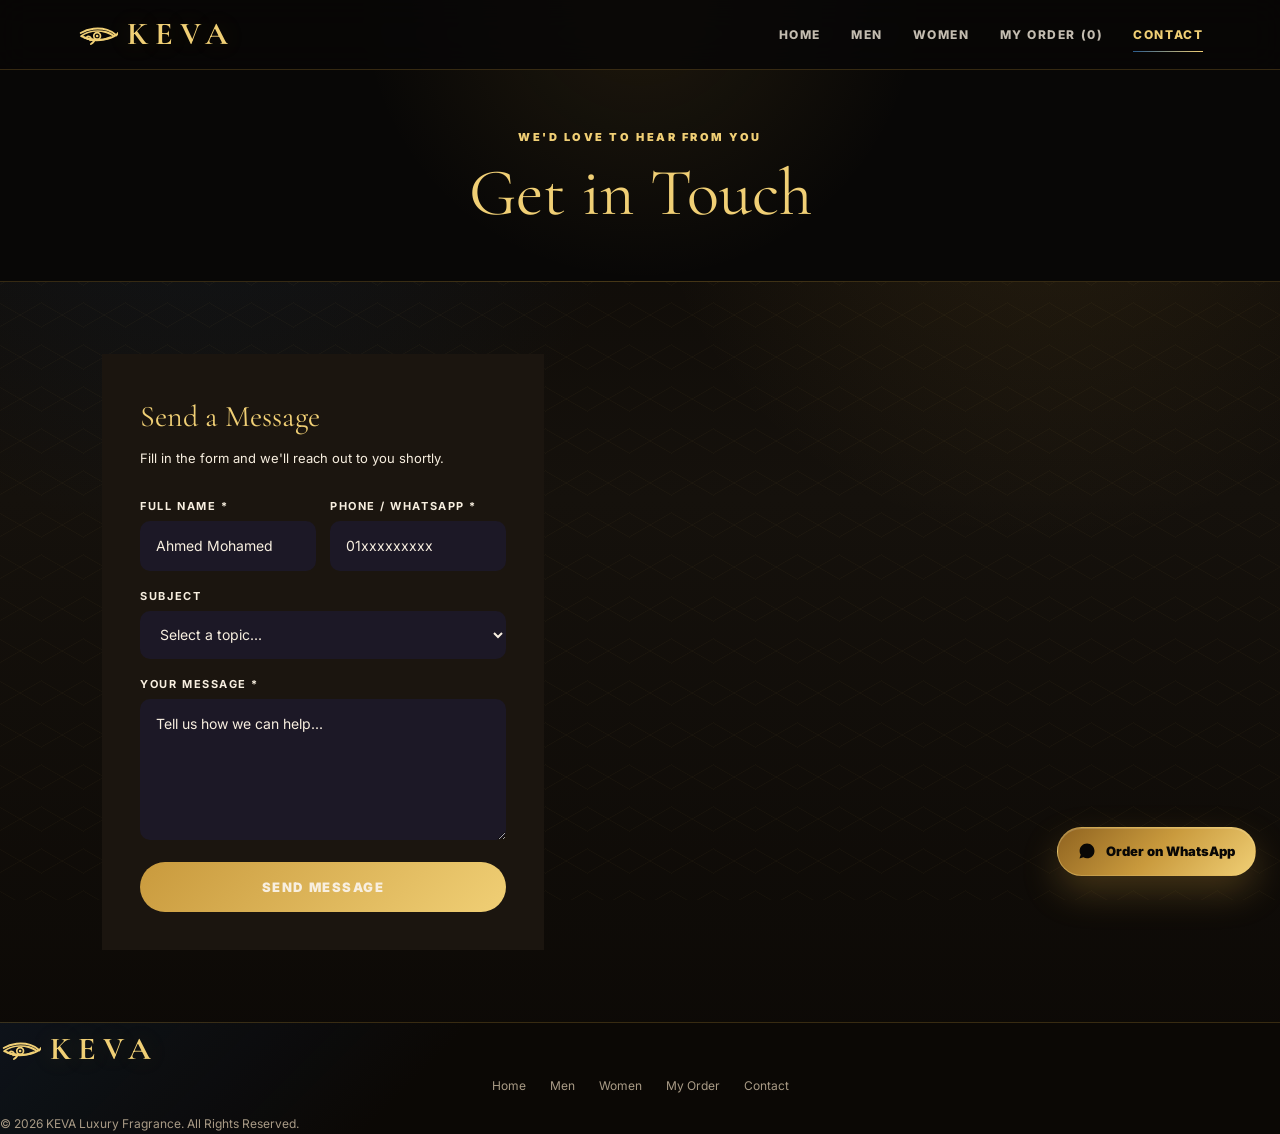
<file: contact.html>
<!doctype html>
<html lang="en">
<head>
  <meta charset="UTF-8"/>
  <meta name="viewport" content="width=device-width, initial-scale=1.0"/>
  <title>Contact &mdash; KEVA</title>
  <link rel="stylesheet" href="style.css"/>
  <style>
    .contact-section {
      padding: 72px 8%;
      display: grid;
      grid-template-columns: 1fr 1.3fr;
      gap: 60px;
      align-items: start;
    }

    /* Left info panel */
    .contact-info h2 {
      font-family: "Cormorant Garamond", serif;
      font-size: clamp(34px, 4vw, 56px);
      font-weight: 300; color: var(--gold-light);
      line-height: 1.1; margin-bottom: 16px;
    }

    .contact-info > p {
      color: var(--text-mid); font-size: 15px;
      line-height: 1.8; margin-bottom: 40px;
      max-width: 380px;
    }

    .contact-channel {
      display: flex; align-items: flex-start; gap: 16px;
      padding: 20px 0;
      border-bottom: 1px solid var(--divider);
    }
    .contact-channel:first-of-type { border-top: 1px solid var(--divider); }

    .channel-icon {
      width: 44px; height: 44px; flex-shrink: 0;
      border-radius: 50%;
      background: var(--gold-glow);
      border: 1px solid rgba(201,168,76,.3);
      display: grid; place-items: center;
      font-size: 18px;
    }

    .channel-label {
      font-size: 10.5px; font-weight: 800;
      letter-spacing: .16em; text-transform: uppercase;
      color: var(--text-low); margin-bottom: 4px;
    }

    .channel-value {
      color: var(--text-hi); font-size: 14.5px;
    }

    .channel-note {
      color: var(--text-low); font-size: 12px; margin-top: 2px;
    }

    /* Hours card */
    .hours-card {
      margin-top: 32px;
      padding: 22px 24px;
      background: var(--card);
      border: 1px solid var(--divider);
      border-radius: var(--radius);
    }

    .hours-card h4 {
      font-size: 11px; font-weight: 800;
      letter-spacing: .18em; text-transform: uppercase;
      color: var(--gold); margin-bottom: 14px;
    }

    .hours-row {
      display: flex; justify-content: space-between;
      gap: 12px; padding: 8px 0;
      border-bottom: 1px solid var(--divider);
      font-size: 13.5px;
    }
    .hours-row:last-child { border-bottom: 0; }
    .hours-row .day { color: var(--text-mid); }
    .hours-row .time { color: var(--text-hi); font-weight: 500; }
    .hours-row .closed { color: var(--text-low); }

    /* Form panel */
    .contact-form-panel {
      background: var(--card);
      border: 1px solid var(--divider);
      border-radius: var(--radius-lg);
      padding: 38px;
    }

    .contact-form-panel h3 {
      font-family: "Cormorant Garamond", serif;
      font-size: 30px; font-weight: 400;
      color: var(--gold-light); margin-bottom: 6px;
    }

    .contact-form-panel > p {
      color: var(--text-low); font-size: 13px;
      margin-bottom: 28px;
    }

    .form-row { display: grid; grid-template-columns: 1fr 1fr; gap: 14px; }

    .form-group { display: flex; flex-direction: column; gap: 6px; margin-bottom: 16px; }

    .form-group label {
      font-size: 11px; font-weight: 700;
      letter-spacing: .14em; text-transform: uppercase;
      color: var(--text-low);
    }

    .form-input {
      width: 100%; min-height: 48px;
      padding: 13px 16px;
      background: #1c1826;
      color: var(--text-hi);
      border: 1px solid var(--divider);
      border-radius: var(--radius-sm);
      outline: none;
      transition: border-color .2s, box-shadow .2s;
      font-size: 14px;
    }

    textarea.form-input { min-height: 140px; resize: vertical; }

    .form-input:focus {
      border-color: var(--gold);
      box-shadow: 0 0 0 3px rgba(201,168,76,.1);
    }

    .form-input::placeholder { color: var(--text-low); }

    .form-select-row { margin-bottom: 16px; }

    .form-submit {
      width: 100%; min-height: 50px;
      border: 0; border-radius: 99px;
      background: linear-gradient(135deg, var(--gold), var(--gold-light));
      color: var(--black);
      font-size: 13px; font-weight: 900;
      letter-spacing: .12em; text-transform: uppercase;
      box-shadow: 0 8px 22px var(--gold-glow);
      transition: .25s ease;
      margin-top: 6px;
    }
    .form-submit:hover {
      transform: translateY(-2px);
      box-shadow: 0 14px 32px var(--gold-glow);
    }

    .or-divider {
      display: flex; align-items: center; gap: 14px;
      margin: 24px 0;
      color: var(--text-low); font-size: 11px;
      font-weight: 700; letter-spacing: .12em; text-transform: uppercase;
    }
    .or-divider::before, .or-divider::after {
      content: ""; flex: 1; height: 1px; background: var(--divider);
    }

    .wa-btn-large {
      width: 100%; min-height: 50px;
      display: flex; align-items: center; justify-content: center; gap: 10px;
      border-radius: 99px;
      background: #1fb86a;
      color: var(--white);
      font-size: 13px; font-weight: 800;
      letter-spacing: .08em; text-transform: uppercase;
      box-shadow: 0 8px 22px rgba(31,184,106,.24);
      transition: .25s ease;
    }
    .wa-btn-large:hover {
      transform: translateY(-2px);
      box-shadow: 0 14px 30px rgba(31,184,106,.34);
    }

    /* Success state */
    .form-success {
      display: none;
      text-align: center; padding: 32px 0;
    }
    .form-success-icon { font-size: 48px; margin-bottom: 14px; display: block; }
    .form-success h4 {
      font-family: "Cormorant Garamond", serif;
      font-size: 28px; color: var(--gold-light);
      margin-bottom: 8px;
    }
    .form-success p { color: var(--text-mid); }

    @media (max-width: 820px) {
      .contact-section { grid-template-columns: 1fr; gap: 36px; padding: 56px 5%; }
      .form-row { grid-template-columns: 1fr; }
      .contact-form-panel { padding: 26px 22px; }
    }
  </style>
</head>
<body>

  <header>
    <div class="logo">KEVA</div>
    <button class="nav-toggle" aria-label="Toggle menu" aria-expanded="false">
      <span></span><span></span><span></span>
    </button>
    <nav>
      <a href="index.html">Home</a>
      <a href="men.html">Men</a>
      <a href="women.html">Women</a>
      <a href="cart.html">My Order (<span id="cart-count">0</span>)</a>
      <a href="contact.html" class="active">Contact</a>
    </nav>
  </header>

  <div class="page-header">
    <span class="section-eyebrow">We'd love to hear from you</span>
    <h1 class="page-title" style="margin-bottom:0">Get in Touch</h1>
  </div>

  <div class="contact-section">

    
    <!-- Contact form -->
    <div class="contact-form-panel">
      <h3>Send a Message</h3>
      <p>Fill in the form and we'll reach out to you shortly.</p>

      <div id="formBody">
        <div class="form-row">
          <div class="form-group">
            <label for="cName">Full Name *</label>
            <input class="form-input" id="cName" type="text" placeholder="Ahmed Mohamed" autocomplete="name"/>
          </div>
          <div class="form-group">
            <label for="cPhone">Phone / WhatsApp *</label>
            <input class="form-input" id="cPhone" type="tel" placeholder="01xxxxxxxxx" autocomplete="tel"/>
          </div>
        </div>

        

        <div class="form-group form-select-row">
          <label for="cSubject">Subject</label>
          <select class="form-input" id="cSubject">
            <option value="">Select a topic...</option>
            <option>Product enquiry</option>
            <option>Order status</option>
            <option>Exchange / Return</option>
            <option>Wholesale / Bulk order</option>
            <option>Other</option>
          </select>
        </div>

        <div class="form-group">
          <label for="cMsg">Your Message *</label>
          <textarea class="form-input" id="cMsg" rows="5" placeholder="Tell us how we can help..."></textarea>
        </div>

        <button class="form-submit" type="button" onclick="submitContactForm()">Send Message</button>
      </div>

      <!-- Success message -->
      <div class="form-success" id="formSuccess">
        <span class="form-success-icon">*</span>
        <h4>Message Sent!</h4>
        <p>Thank you for reaching out. We'll get back to you very soon.</p>
      </div>

    </div>
  </div>

  <footer>
    <div class="footer-logo">KEVA</div>
    <div class="footer-links">
      <a href="index.html">Home</a>
      <a href="men.html">Men</a>
      <a href="women.html">Women</a>
      <a href="cart.html">My Order</a>
      <a href="contact.html">Contact</a>
    </div>
    <p class="footer-copy">&copy; 2026 KEVA Luxury Fragrance. All Rights Reserved.</p>
  </footer>

  <a class="whatsapp-btn" href="https://wa.me/201039197703" target="_blank" rel="noopener">
    <svg width="18" height="18" viewBox="0 0 24 24" fill="currentColor"><path d="M12.04 2C6.58 2 2.13 6.45 2.13 11.91c0 1.87.5 3.62 1.45 5.15L2 22l5.13-1.55a9.8 9.8 0 0 0 4.91 1.32h.01c5.46 0 9.91-4.45 9.91-9.91S17.5 2 12.04 2z"/></svg>
    Order on WhatsApp
  </a>

  <script src="script.js"></script>
  <script>
    function submitContactForm() {
      const name    = document.getElementById('cName').value.trim();
      const phone   = document.getElementById('cPhone').value.trim();
      const emailEl = document.getElementById('cEmail');
      const email   = emailEl ? emailEl.value.trim() : '';
      const subject = document.getElementById('cSubject').value;
      const msg     = document.getElementById('cMsg').value.trim();

      if (!name || !phone || !msg) {
        showToast('Please fill in your name, phone, and message.');
        return;
      }

      const text = encodeURIComponent(
`*KEVA Enquiry*

*Name:* ${name}
*Phone:* ${phone}${email ? '\n*Email:* ' + email : ''}${subject ? '\n*Subject:* ' + subject : ''}

*Message:*
${msg}

Sent via KEVA website`
      );

      window.open(`https://wa.me/201039197703?text=${text}`, '_blank');

      // Show success state
      document.getElementById('formBody').style.display    = 'none';
      document.getElementById('formSuccess').style.display = 'block';
    }
  </script>
</body>
</html>
</file>
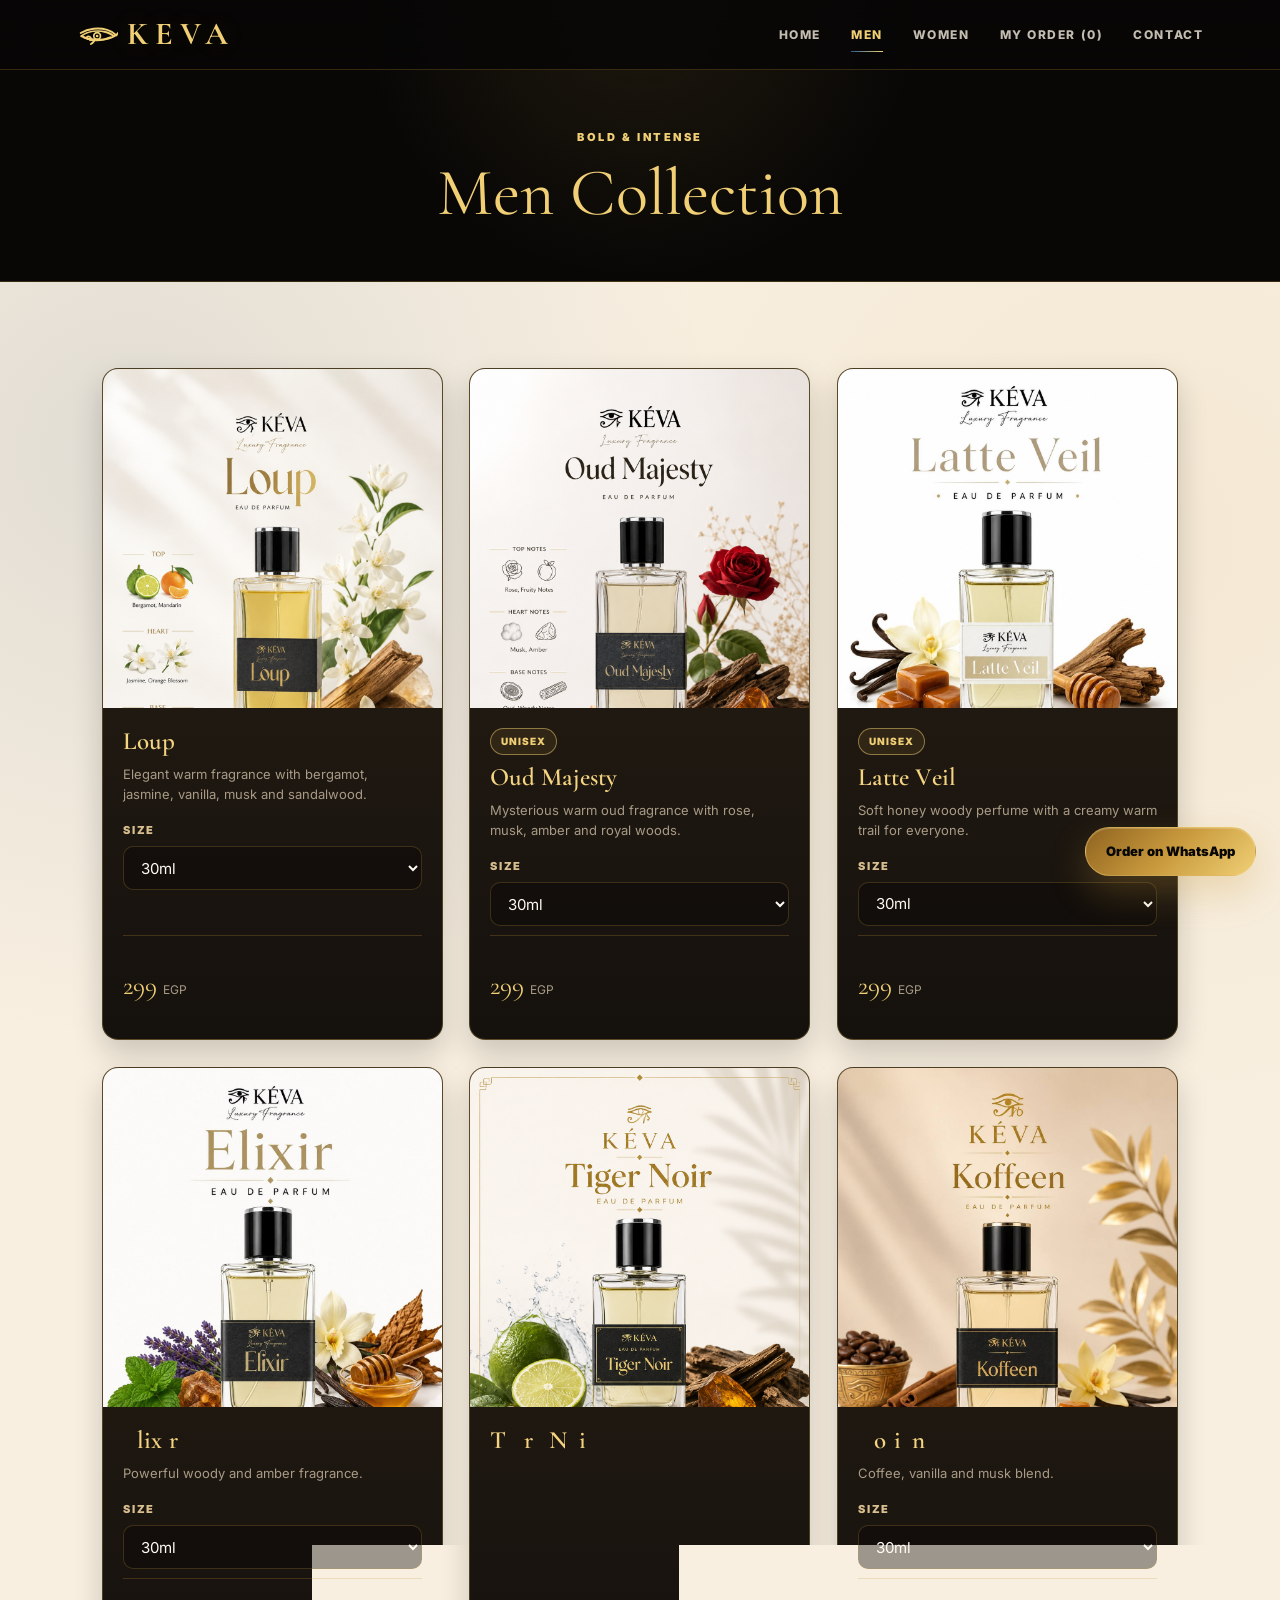
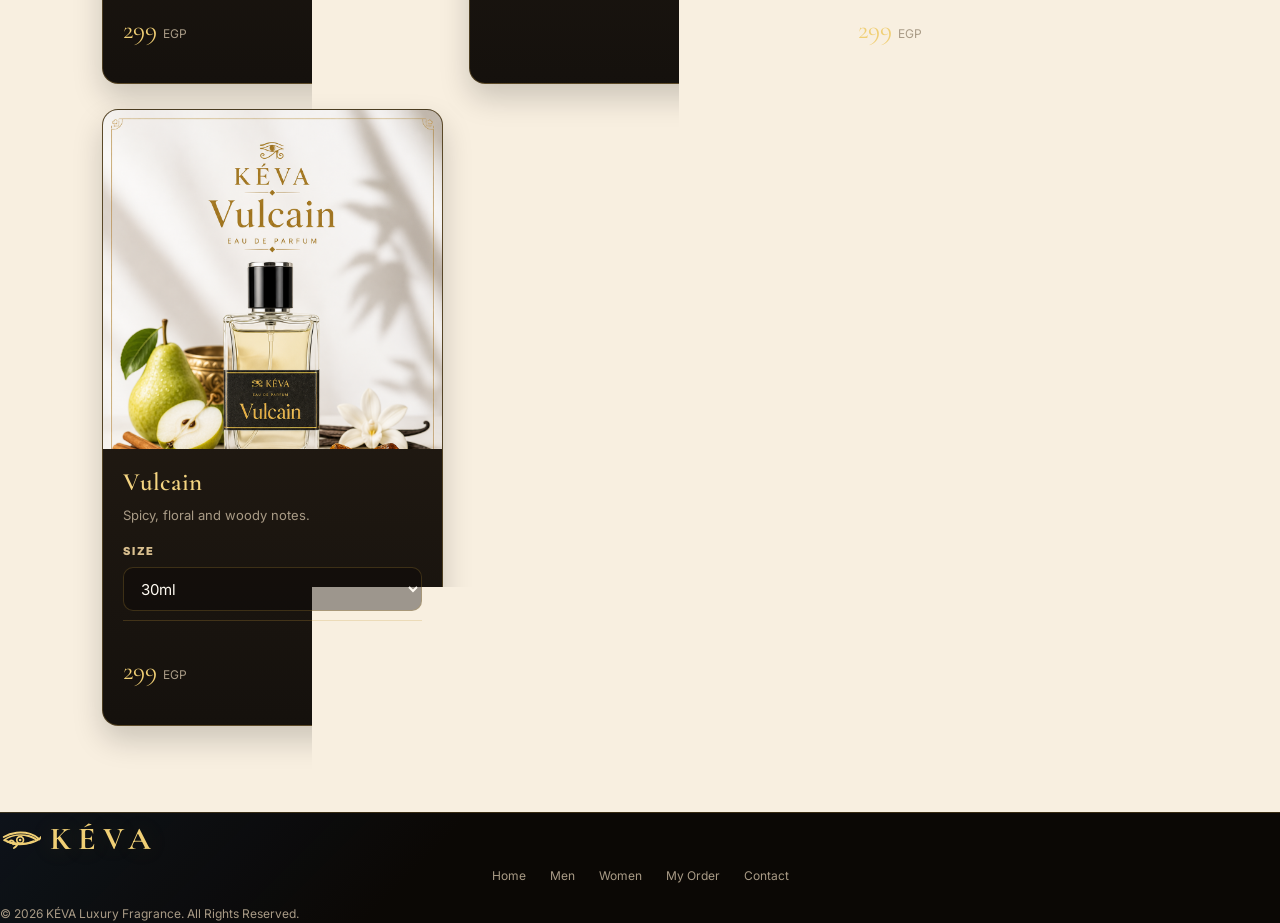
<file: men.html>
﻿<!doctype html>
<html lang="en">
<head>
  <meta charset="UTF-8"/>
  <meta name="viewport" content="width=device-width, initial-scale=1.0"/>
  <title>Men Collection &mdash; KEVA</title>
  <meta name="description" content="KEVA Men Collection. Bold, intense, and sophisticated fragrances."/>
  <link rel="stylesheet" href="style.css"/>
</head>
<body class="men-page">

  <header>
    <div class="logo">KEVA</div>
    <button class="nav-toggle" aria-label="Toggle menu" aria-expanded="false">
      <span></span><span></span><span></span>
    </button>
    <nav>
      <a href="index.html">Home</a>
      <a href="men.html" class="active">Men</a>
      <a href="women.html">Women</a>
      <a href="cart.html">My Order (<span id="cart-count">0</span>)</a>
      <a href="contact.html">Contact</a>
    </nav>
  </header>

  <div class="page-header">
    <span class="section-eyebrow">Bold &amp; Intense</span>
    <h1 class="page-title" style="margin-bottom:0">Men Collection</h1>
  </div>

    <section class="products-page">
    <div class="products-grid">
      <div class="product-card" data-price="299" data-prices='{"30ml":299,"50ml":499,"100ml":799}'>
        <img src="photo men/LOUP.png" alt="Loup"/>
        <div class="card-body">
          <h3>Loup</h3>
          <p>Elegant warm fragrance with bergamot, jasmine, vanilla, musk and sandalwood.</p>

          <div class="card-size-row">
            <label>Size</label>
            <select aria-label="Size">
              <option value="30ml">30ml</option>
              <option value="50ml">50ml</option>
              <option value="100ml">100ml</option>
            </select>
          </div>

          <div class="card-footer">
            <div class="price">299 <small>EGP</small></div>
            <button class="add-btn" onclick="openOrderModal(this)">Order Now</button>
            <button class="bulk-order-btn" onclick="addToBulkOrder(this)">Add to My Order</button>
          </div>
        </div>
      </div>
      <div class="product-card unisex-card best-seller-card" data-price="299" data-prices='{"30ml":299,"50ml":499,"100ml":799}'>
        <img src="photo men/OUD MAJESTY.png" alt="Oud Majesty"/>
        <div class="card-body">
          <span class="badge-new">Unisex</span>
          <h3>Oud Majesty</h3>
          <p>Mysterious warm oud fragrance with rose, musk, amber and royal woods.</p>

          <div class="card-size-row">
            <label>Size</label>
            <select aria-label="Size">
              <option value="30ml">30ml</option>
              <option value="50ml">50ml</option>
              <option value="100ml">100ml</option>
            </select>
          </div>

          <div class="card-footer">
            <div class="price">299 <small>EGP</small></div>
            <button class="add-btn" onclick="openOrderModal(this)">Order Now</button>
            <button class="bulk-order-btn" onclick="addToBulkOrder(this)">Add to My Order</button>
          </div>
        </div>
      </div>
      <div class="product-card unisex-card" data-price="299" data-prices='{"30ml":299,"50ml":499,"100ml":799}'>
        <img src="photo/Latte Veil.jpg" alt="Latte Veil"/>
        <div class="card-body">
          <span class="badge-new">Unisex</span>
          <h3>Latte Veil</h3>
          <p>Soft honey woody perfume with a creamy warm trail for everyone.</p>

          <div class="card-size-row">
            <label>Size</label>
            <select aria-label="Size">
              <option value="30ml">30ml</option>
              <option value="50ml">50ml</option>
              <option value="100ml">100ml</option>
            </select>
          </div>

          <div class="card-footer">
            <div class="price">299 <small>EGP</small></div>
            <button class="add-btn" onclick="openOrderModal(this)">Order Now</button>
            <button class="bulk-order-btn" onclick="addToBulkOrder(this)">Add to My Order</button>
          </div>
        </div>
      </div>
      <div class="product-card" data-price="299" data-prices='{"30ml":299,"50ml":499,"100ml":799}'>
        <img src="photo men/Elixir.jpg" alt="Elixir"/>
        <div class="card-body">
          <h3>Elixir</h3>
          <p>Powerful woody and amber fragrance.</p>

          <div class="card-size-row">
            <label>Size</label>
            <select aria-label="Size">
              <option value="30ml">30ml</option>
              <option value="50ml">50ml</option>
              <option value="100ml">100ml</option>
            </select>
          </div>

          <div class="card-footer">
            <div class="price">299 <small>EGP</small></div>
            <button class="add-btn" onclick="openOrderModal(this)">Order Now</button>
            <button class="bulk-order-btn" onclick="addToBulkOrder(this)">Add to My Order</button>
          </div>
        </div>
      </div>
      <div class="product-card" data-price="299" data-prices='{"30ml":299,"50ml":499,"100ml":799}'>
        <img src="photo men/Ligre Noir.jpg" alt="Tigre Noir"/>
        <div class="card-body">
          <h3>Tigre Noir</h3>
          <p>Citrus, marine and woody notes.</p>

          <div class="card-size-row">
            <label>Size</label>
            <select aria-label="Size">
              <option value="30ml">30ml</option>
              <option value="50ml">50ml</option>
              <option value="100ml">100ml</option>
            </select>
          </div>

          <div class="card-footer">
            <div class="price">299 <small>EGP</small></div>
            <button class="add-btn" onclick="openOrderModal(this)">Order Now</button>
            <button class="bulk-order-btn" onclick="addToBulkOrder(this)">Add to My Order</button>
          </div>
        </div>
      </div>
      <div class="product-card" data-price="299" data-prices='{"30ml":299,"50ml":499,"100ml":799}'>
        <img src="photo men/Kofian.jpg" alt="Kofian"/>
        <div class="card-body">
          <h3>Kofian</h3>
          <p>Coffee, vanilla and musk blend.</p>

          <div class="card-size-row">
            <label>Size</label>
            <select aria-label="Size">
              <option value="30ml">30ml</option>
              <option value="50ml">50ml</option>
              <option value="100ml">100ml</option>
            </select>
          </div>

          <div class="card-footer">
            <div class="price">299 <small>EGP</small></div>
            <button class="add-btn" onclick="openOrderModal(this)">Order Now</button>
            <button class="bulk-order-btn" onclick="addToBulkOrder(this)">Add to My Order</button>
          </div>
        </div>
      </div>
      <div class="product-card" data-price="299" data-prices='{"30ml":299,"50ml":499,"100ml":799}'>
        <img src="photo men/Vulcain.png" alt="Vulcain"/>
        <div class="card-body">
          <h3>Vulcain</h3>
          <p>Spicy, floral and woody notes.</p>

          <div class="card-size-row">
            <label>Size</label>
            <select aria-label="Size">
              <option value="30ml">30ml</option>
              <option value="50ml">50ml</option>
              <option value="100ml">100ml</option>
            </select>
          </div>

          <div class="card-footer">
            <div class="price">299 <small>EGP</small></div>
            <button class="add-btn" onclick="openOrderModal(this)">Order Now</button>
            <button class="bulk-order-btn" onclick="addToBulkOrder(this)">Add to My Order</button>
          </div>
        </div>
      </div>
    </div>
  </section>

  <footer>
    <div class="footer-logo">KÉVA</div>
    <div class="footer-links">
      <a href="index.html">Home</a>
      <a href="men.html">Men</a>
      <a href="women.html">Women</a>
      <a href="cart.html">My Order</a>
      <a href="contact.html">Contact</a>
    </div>
    <p class="footer-copy">&copy; 2026 KÉVA Luxury Fragrance. All Rights Reserved.</p>
  </footer>

  <a class="whatsapp-btn" href="https://wa.me/201039197703" target="_blank" rel="noopener">
    Order on WhatsApp
  </a>

  <div class="order-modal-backdrop" id="orderModal" role="dialog" aria-modal="true" aria-labelledby="omTitle">
    <div class="order-modal">
      <div class="order-modal-header">
        <h3 id="omTitle">Complete Your Order</h3>
        <button class="order-modal-close" onclick="closeOrderModal()" aria-label="Close">x</button>
      </div>

      <div class="order-modal-body">
        <div class="order-product-preview">
          <div>
            <strong id="omProductName"></strong>
            <span id="omProductMeta"></span>
          </div>
        </div>

        <div class="order-form-group">
          <label for="omSizeSelect">Size</label>
          <select class="order-input" id="omSizeSelect"></select>
        </div>

        <div class="order-form-group">
          <label>Quantity</label>
          <div class="qty-control">
            <button type="button" class="qty-btn" onclick="changeModalQty(-1)">-</button>
            <span class="qty-value" id="omQtyValue">1</span>
            <button type="button" class="qty-btn" onclick="changeModalQty(1)">+</button>
          </div>
        </div>

        <div class="order-form-row">
          <div class="order-form-group" style="margin-bottom:0">
            <label for="omName">Your Name *</label>
            <input class="order-input" id="omName" type="text" placeholder="e.g. Ahmed Mohamed" autocomplete="name"/>
          </div>
          <div class="order-form-group" style="margin-bottom:0">
            <label for="omPhone">Phone Number *</label>
            <input class="order-input" id="omPhone" type="tel" placeholder="01xxxxxxxxx" autocomplete="tel"/>
          </div>
        </div>

        <div class="order-form-group" style="margin-top:14px">
          <label for="omNotes">Notes (optional)</label>
          <textarea class="order-input" id="omNotes" rows="2" placeholder="Address, delivery preferences..."></textarea>
        </div>

        <div class="order-total-line">
          <span class="label">Order Total</span>
          <span class="amount"><span id="omTotal">0</span> EGP</span>
        </div>

        <button class="order-submit-btn" onclick="submitOrder()">
          Send Order via WhatsApp
        </button>
      </div>
    </div>
  </div>

  <script src="script.js"></script>
</body>
</html>
</file>
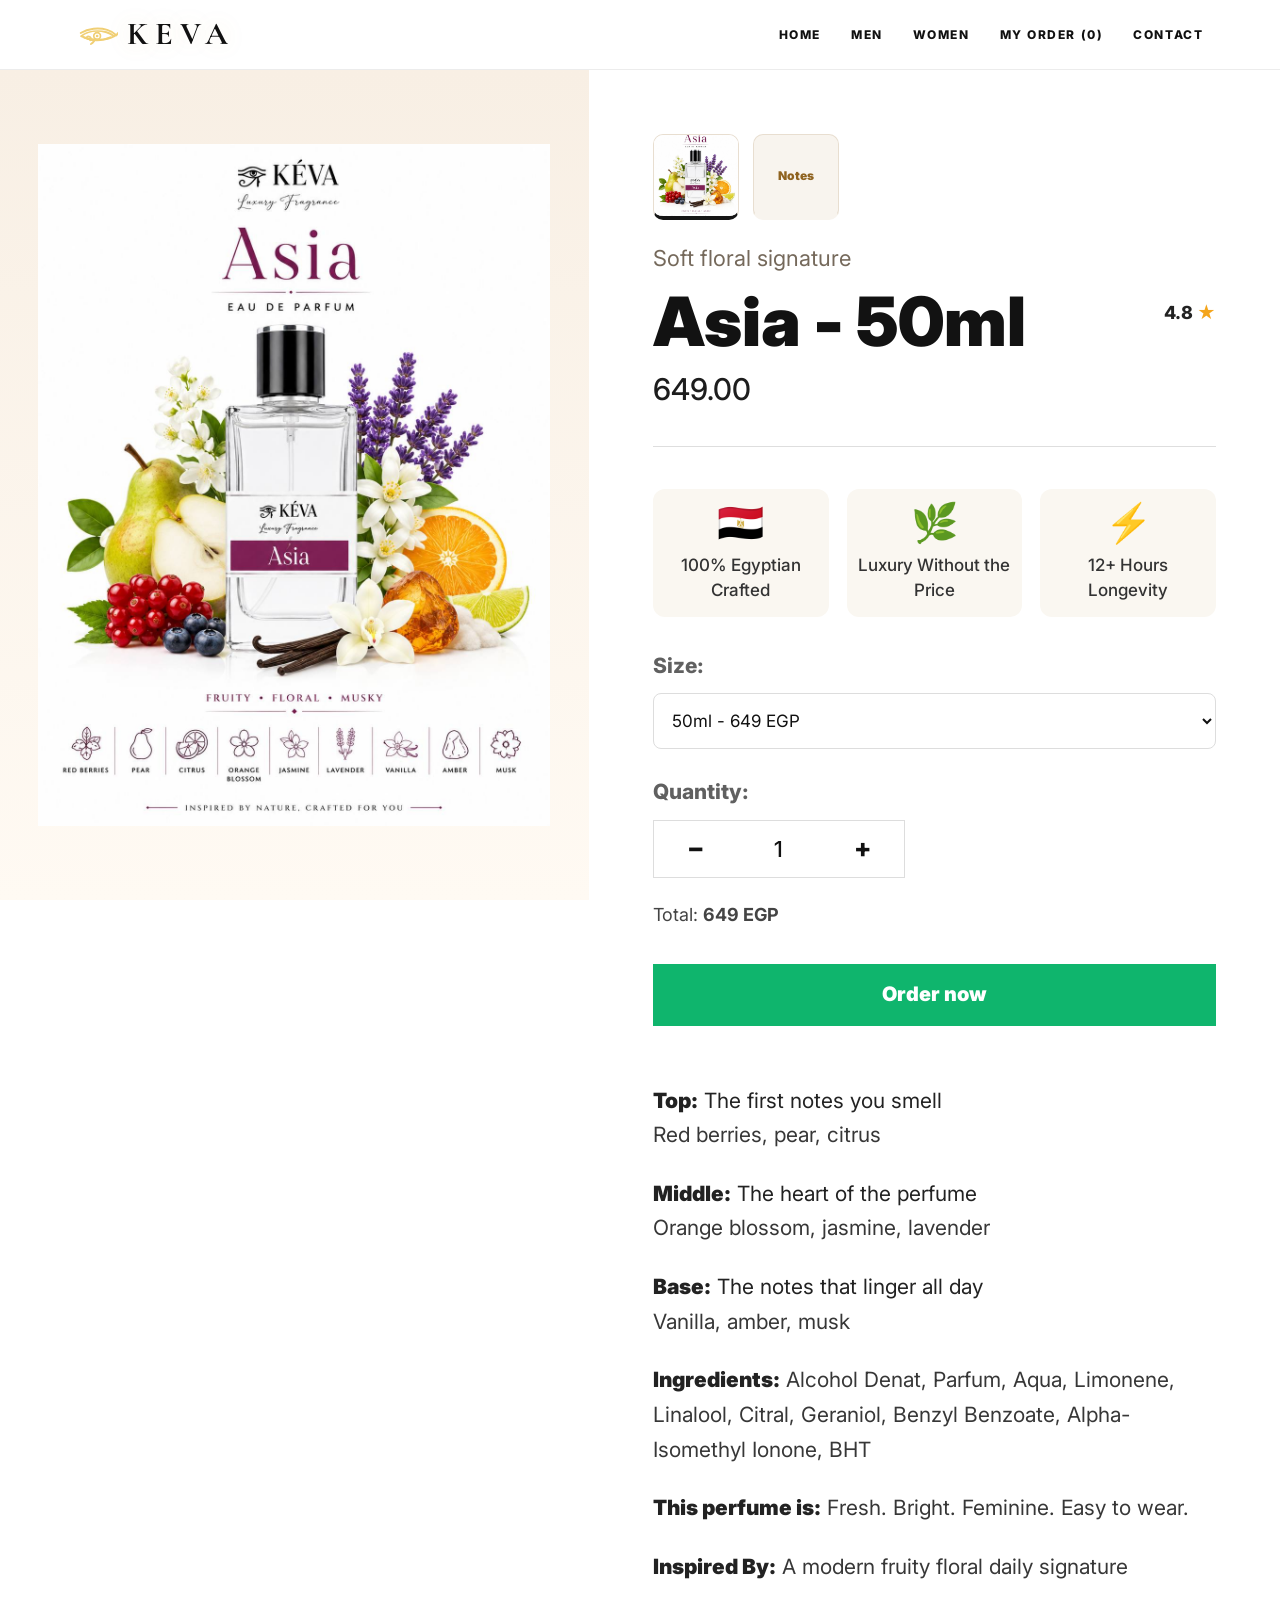
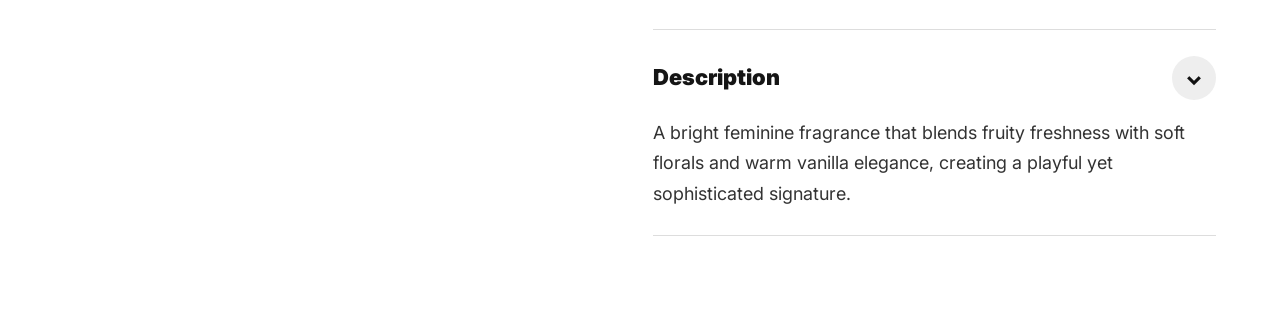
<file: product.html>
<!doctype html>
<html lang="en">
<head>
  <meta charset="UTF-8"/>
  <meta name="viewport" content="width=device-width, initial-scale=1.0"/>
  <title>Product - KEVA</title>
  <meta name="description" content="KEVA perfume product details."/>
  <link rel="stylesheet" href="style.css"/>
</head>
<body class="product-detail-body">

  <!-- ============================= HEADER ============================= -->
  <header>
    <div class="logo">KEVA</div>

    <button class="nav-toggle" aria-label="Toggle menu" aria-expanded="false">
      <span></span><span></span><span></span>
    </button>

    <nav>
      <a href="index.html">Home</a>
      <a href="men.html">Men</a>
      <a href="women.html">Women</a>
      <a href="cart.html">My Order (<span id="cart-count">0</span>)</a>
      <a href="contact.html">Contact</a>
    </nav>
  </header>

  <!-- ======================= SINGLE PRODUCT PAGE ======================= -->
  <main class="single-product-page" id="productDetailPage">

    <!-- ---- Product image / gallery ---- -->
    <section class="single-product-gallery">
      <button class="product-zoom-btn" type="button" aria-label="Zoom product image">+</button>
      <img id="productHeroImage" class="single-product-image" src="" alt="KEVA Perfume"/>
    </section>

    <!-- ---- Product info panel ---- -->
    <section class="single-product-info">

      <!-- Thumbnails -->
      <div class="single-thumbs">
        <button class="single-thumb active" type="button">
          <img id="productThumbMain" src="" alt="Product thumbnail"/>
        </button>
        <button class="single-thumb notes-thumb" type="button" aria-label="Fragrance notes">Notes</button>
      </div>

      <!-- Title, collection tag, price, rating -->
      <p id="productCollection" class="single-product-kicker"></p>

      <div class="single-title-row">
        <div>
          <h1 id="productTitle">KEVA Perfume</h1>
          <p class="single-price"><span id="productPrice">0</span>.00</p>
        </div>
        <div class="single-rating">
          <span id="productRating">4.8</span> <span>★</span>
        </div>
      </div>

      <div class="single-divider"></div>

      <!-- Promo banner -->
     

      <!-- Trust badges -->
      <div class="single-benefits">
        <div><span>🇪🇬</span><strong>100% Egyptian Crafted</strong></div>
        <div><span>🌿</span><strong>Luxury Without the Price</strong></div>
        <div><span>⚡</span><strong>12+ Hours Longevity</strong></div>
      </div>

      <!-- Size selector -->
      <label class="single-field-label" for="productSize">Size:</label>
      <select id="productSize" class="single-size-select"></select>

      <!-- Quantity stepper -->
      <label class="single-field-label">Quantity:</label>
      <div class="single-qty">
        <button type="button" onclick="changeProductPageQty(-1)">−</button>
        <span id="productQty">1</span>
        <button type="button" onclick="changeProductPageQty(1)">+</button>
      </div>

      <!-- Order total -->
      <div class="single-total">
        Total: <strong><span id="productTotal">0</span> EGP</strong>
      </div>

      <!-- Actions -->
      
      <button class="single-whatsapp-btn" type="button" onclick="orderProductPageWhatsApp()">Order now</button>

      <!-- Fragrance notes -->
      <section class="single-notes-block">
        <p><strong>Top:</strong> The first notes you smell<br><span id="productTop"></span></p>
        <p><strong>Middle:</strong> The heart of the perfume<br><span id="productMiddle"></span></p>
        <p><strong>Base:</strong> The notes that linger all day<br><span id="productBase"></span></p>
        <p><strong>Ingredients:</strong> <span id="productIngredients"></span></p>
        <p><strong>This perfume is:</strong> <span id="productMood"></span></p>
        <p><strong>Inspired By:</strong> <span id="productInspired"></span></p>
      </section>

      <!-- Description -->
      <details class="single-description" open>
        <summary>Description</summary>
        <p id="productDescription"></p>
      </details>

    </section>
  </main>

  <script src="script.js"></script>
</body>
</html>
</file>
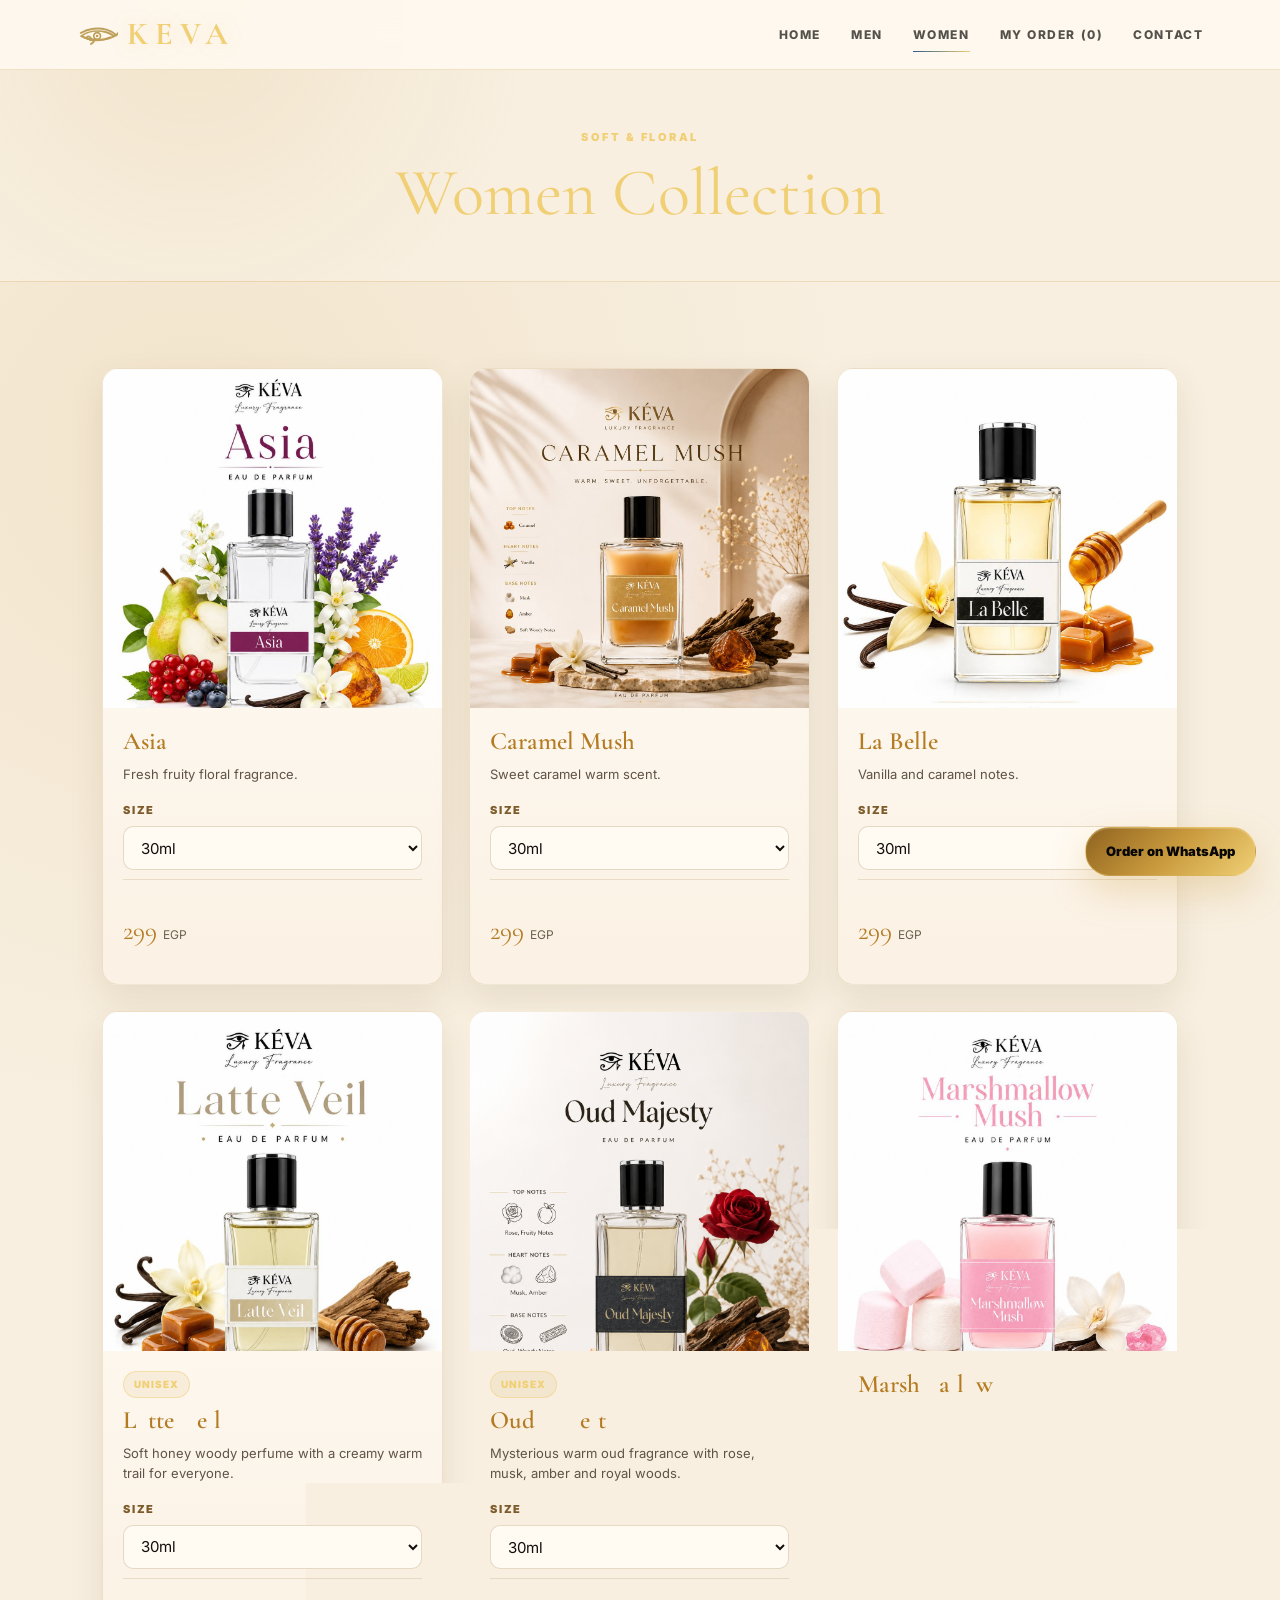
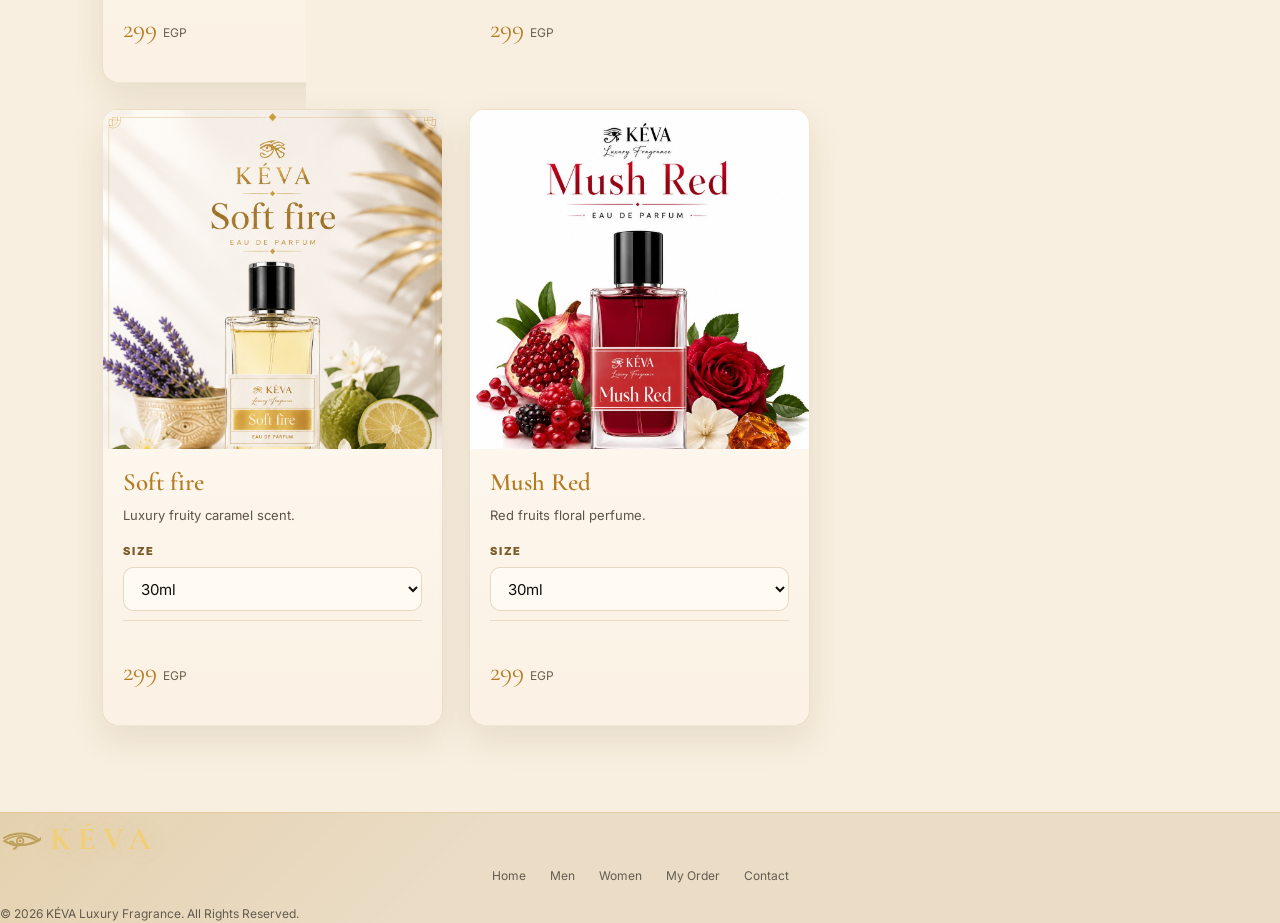
<file: women.html>
﻿<!doctype html>
<html lang="en">
<head>
  <meta charset="UTF-8"/>
  <meta name="viewport" content="width=device-width, initial-scale=1.0"/>
  <title>Women Collection &mdash; KEVA</title>
  <meta name="description" content="KEVA Women Collection. Soft, floral, and enchanting fragrances."/>
  <link rel="stylesheet" href="style.css"/>
</head>
<body class="women-page">

  <header>
    <div class="logo">KEVA</div>
    <button class="nav-toggle" aria-label="Toggle menu" aria-expanded="false">
      <span></span><span></span><span></span>
    </button>
    <nav>
      <a href="index.html">Home</a>
      <a href="men.html">Men</a>
      <a href="women.html" class="active">Women</a>
      <a href="cart.html">My Order (<span id="cart-count">0</span>)</a>
      <a href="contact.html">Contact</a>
    </nav>
  </header>

  <div class="page-header">
    <span class="section-eyebrow">Soft &amp; Floral</span>
    <h1 class="page-title" style="margin-bottom:0">Women Collection</h1>
  </div>

    <section class="products-page">
    <div class="products-grid">
      <div class="product-card" data-price="299" data-prices='{"30ml":299,"50ml":499,"100ml":799}'>
        <img src="photo/Asia.jpg" alt="Asia"/>
        <div class="card-body">
          <h3>Asia</h3>
          <p>Fresh fruity floral fragrance.</p>

          <div class="card-size-row">
            <label>Size</label>
            <select aria-label="Size">
              <option value="30ml">30ml</option>
              <option value="50ml">50ml</option>
              <option value="100ml">100ml</option>
            </select>
          </div>

          <div class="card-footer">
            <div class="price">299 <small>EGP</small></div>
            <button class="add-btn" onclick="openOrderModal(this)">Order Now</button>
            <button class="bulk-order-btn" onclick="addToBulkOrder(this)">Add to My Order</button>
          </div>
        </div>
      </div>
      <div class="product-card" data-price="299" data-prices='{"30ml":299,"50ml":499,"100ml":799}'>
        <img src="photo/Caramel Mush.jpg" alt="Caramel Mush"/>
        <div class="card-body">
          <h3>Caramel Mush</h3>
          <p>Sweet caramel warm scent.</p>

          <div class="card-size-row">
            <label>Size</label>
            <select aria-label="Size">
              <option value="30ml">30ml</option>
              <option value="50ml">50ml</option>
              <option value="100ml">100ml</option>
            </select>
          </div>

          <div class="card-footer">
            <div class="price">299 <small>EGP</small></div>
            <button class="add-btn" onclick="openOrderModal(this)">Order Now</button>
            <button class="bulk-order-btn" onclick="addToBulkOrder(this)">Add to My Order</button>
          </div>
        </div>
      </div>
      <div class="product-card" data-price="299" data-prices='{"30ml":299,"50ml":499,"100ml":799}'>
        <img src="photo men/La Belle.jpg" alt="La Belle"/>
        <div class="card-body">
          <h3>La Belle</h3>
          <p>Vanilla and caramel notes.</p>

          <div class="card-size-row">
            <label>Size</label>
            <select aria-label="Size">
              <option value="30ml">30ml</option>
              <option value="50ml">50ml</option>
              <option value="100ml">100ml</option>
            </select>
          </div>

          <div class="card-footer">
            <div class="price">299 <small>EGP</small></div>
            <button class="add-btn" onclick="openOrderModal(this)">Order Now</button>
            <button class="bulk-order-btn" onclick="addToBulkOrder(this)">Add to My Order</button>
          </div>
        </div>
      </div>
      <div class="product-card unisex-card" data-price="299" data-prices='{"30ml":299,"50ml":499,"100ml":799}'>
        <img src="photo/Latte Veil.jpg" alt="Latte Veil"/>
        <div class="card-body">
          <span class="badge-new">Unisex</span>
          <h3>Latte Veil</h3>
          <p>Soft honey woody perfume with a creamy warm trail for everyone.</p>

          <div class="card-size-row">
            <label>Size</label>
            <select aria-label="Size">
              <option value="30ml">30ml</option>
              <option value="50ml">50ml</option>
              <option value="100ml">100ml</option>
            </select>
          </div>

          <div class="card-footer">
            <div class="price">299 <small>EGP</small></div>
            <button class="add-btn" onclick="openOrderModal(this)">Order Now</button>
            <button class="bulk-order-btn" onclick="addToBulkOrder(this)">Add to My Order</button>
          </div>
        </div>
      </div>
      <div class="product-card unisex-card best-seller-card" data-price="299" data-prices='{"30ml":299,"50ml":499,"100ml":799}'>
        <img src="photo men/OUD MAJESTY.png" alt="Oud Majesty"/>
        <div class="card-body">
          <span class="badge-new">Unisex</span>
          <h3>Oud Majesty</h3>
          <p>Mysterious warm oud fragrance with rose, musk, amber and royal woods.</p>

          <div class="card-size-row">
            <label>Size</label>
            <select aria-label="Size">
              <option value="30ml">30ml</option>
              <option value="50ml">50ml</option>
              <option value="100ml">100ml</option>
            </select>
          </div>

          <div class="card-footer">
            <div class="price">299 <small>EGP</small></div>
            <button class="add-btn" onclick="openOrderModal(this)">Order Now</button>
            <button class="bulk-order-btn" onclick="addToBulkOrder(this)">Add to My Order</button>
          </div>
        </div>
      </div>
      <div class="product-card" data-price="299" data-prices='{"30ml":299,"50ml":499,"100ml":799}'>
        <img src="photo/Marshmallow.jpg" alt="Marshmallow"/>
        <div class="card-body">
          <h3>Marshmallow</h3>
          <p>Sweet musk fragrance.</p>

          <div class="card-size-row">
            <label>Size</label>
            <select aria-label="Size">
              <option value="30ml">30ml</option>
              <option value="50ml">50ml</option>
              <option value="100ml">100ml</option>
            </select>
          </div>

          <div class="card-footer">
            <div class="price">299 <small>EGP</small></div>
            <button class="add-btn" onclick="openOrderModal(this)">Order Now</button>
            <button class="bulk-order-btn" onclick="addToBulkOrder(this)">Add to My Order</button>
          </div>
        </div>
      </div>
      <div class="product-card" data-price="299" data-prices='{"30ml":299,"50ml":499,"100ml":799}'>
        <img src="photo/Soft fire.png" alt="Soft fire"/>
        <div class="card-body">
          <h3>Soft fire</h3>
          <p>Luxury fruity caramel scent.</p>

          <div class="card-size-row">
            <label>Size</label>
            <select aria-label="Size">
              <option value="30ml">30ml</option>
              <option value="50ml">50ml</option>
              <option value="100ml">100ml</option>
            </select>
          </div>

          <div class="card-footer">
            <div class="price">299 <small>EGP</small></div>
            <button class="add-btn" onclick="openOrderModal(this)">Order Now</button>
            <button class="bulk-order-btn" onclick="addToBulkOrder(this)">Add to My Order</button>
          </div>
        </div>
      </div>
      <div class="product-card" data-price="299" data-prices='{"30ml":299,"50ml":499,"100ml":799}'>
        <img src="photo/Mush Red.jpg" alt="Mush Red"/>
        <div class="card-body">
          <h3>Mush Red</h3>
          <p>Red fruits floral perfume.</p>

          <div class="card-size-row">
            <label>Size</label>
            <select aria-label="Size">
              <option value="30ml">30ml</option>
              <option value="50ml">50ml</option>
              <option value="100ml">100ml</option>
            </select>
          </div>

          <div class="card-footer">
            <div class="price">299 <small>EGP</small></div>
            <button class="add-btn" onclick="openOrderModal(this)">Order Now</button>
            <button class="bulk-order-btn" onclick="addToBulkOrder(this)">Add to My Order</button>
          </div>
        </div>
      </div>
    </div>
  </section>

  <footer>
    <div class="footer-logo">KÉVA</div>
    <div class="footer-links">
      <a href="index.html">Home</a>
      <a href="men.html">Men</a>
      <a href="women.html">Women</a>
      <a href="cart.html">My Order</a>
      <a href="contact.html">Contact</a>
    </div>
    <p class="footer-copy">&copy; 2026 KÉVA Luxury Fragrance. All Rights Reserved.</p>
  </footer>

  <a class="whatsapp-btn" href="https://wa.me/201039197703" target="_blank" rel="noopener">
    Order on WhatsApp
  </a>

  <div class="order-modal-backdrop" id="orderModal" role="dialog" aria-modal="true" aria-labelledby="omTitle">
    <div class="order-modal">
      <div class="order-modal-header">
        <h3 id="omTitle">Complete Your Order</h3>
        <button class="order-modal-close" onclick="closeOrderModal()" aria-label="Close">x</button>
      </div>

      <div class="order-modal-body">
        <div class="order-product-preview">
          <div>
            <strong id="omProductName"></strong>
            <span id="omProductMeta"></span>
          </div>
        </div>

        <div class="order-form-group">
          <label for="omSizeSelect">Size</label>
          <select class="order-input" id="omSizeSelect"></select>
        </div>

        <div class="order-form-group">
          <label>Quantity</label>
          <div class="qty-control">
            <button type="button" class="qty-btn" onclick="changeModalQty(-1)">-</button>
            <span class="qty-value" id="omQtyValue">1</span>
            <button type="button" class="qty-btn" onclick="changeModalQty(1)">+</button>
          </div>
        </div>

        <div class="order-form-row">
          <div class="order-form-group" style="margin-bottom:0">
            <label for="omName">Your Name *</label>
            <input class="order-input" id="omName" type="text" placeholder="e.g. Sara Ahmed" autocomplete="name"/>
          </div>
          <div class="order-form-group" style="margin-bottom:0">
            <label for="omPhone">Phone Number *</label>
            <input class="order-input" id="omPhone" type="tel" placeholder="01xxxxxxxxx" autocomplete="tel"/>
          </div>
        </div>

        <div class="order-form-group" style="margin-top:14px">
          <label for="omNotes">Notes (optional)</label>
          <textarea class="order-input" id="omNotes" rows="2" placeholder="Address, delivery preferences..."></textarea>
        </div>

        <div class="order-total-line">
          <span class="label">Order Total</span>
          <span class="amount"><span id="omTotal">0</span> EGP</span>
        </div>

        <button class="order-submit-btn" onclick="submitOrder()">
          Send Order via WhatsApp
        </button>
      </div>
    </div>
  </div>

  <script src="script.js"></script>
</body>
</html>
</file>
<file: style.css>
﻿



@import url('https://fonts.googleapis.com/css2?family=Cormorant+Garamond:wght@300;400;500;600;700&family=Inter:wght@300;400;500;600;700;800&display=swap');

*,
*::before,
*::after {
  box-sizing: border-box;
  margin: 0;
  padding: 0;
}

:root {
  --ink: #120f0b;
  --noir: #080706;
  --obsidian: #15110c;
  --papyrus: #f8efe0;
  --porcelain: #fffaf2;
  --limestone: #eadcc5;
  --sand: #d9bf8f;
  --gold: #c99a3d;
  --gold-light: #f0cf75;
  --gold-deep: #8f6320;
  --lapis: #153963;
  --lapis-light: #2b5c8c;
  --rouge: #8e2430;
  --green: #0fb56d;
  --red: #c0392b;
  --text: #f8efe0;
  --muted: #a99b86;
  --muted-dark: #6d604f;
  --card: #1b150f;
  --card-soft: #21190f;
  --border: rgba(201, 154, 61, .24);
  --border-strong: rgba(240, 207, 117, .45);
  --shadow: 0 26px 70px rgba(0, 0, 0, .36);
  --radius: 16px;
  --radius-sm: 10px;
  --nav-h: 70px;
  --ease: cubic-bezier(.22, 1, .36, 1);
  --font-display: "Cormorant Garamond", serif;
  --font-body: Inter, sans-serif;
}

html {
  scroll-behavior: smooth;
}

body {
  min-height: 100vh;
  background:
    radial-gradient(circle at 16% 8%, rgba(21, 57, 99, .20), transparent 30%),
    radial-gradient(circle at 82% 12%, rgba(201, 154, 61, .12), transparent 28%),
    linear-gradient(180deg, #0b0805 0%, #15110c 44%, #0b0805 100%);
  color: var(--text);
  font-family: var(--font-body);
  font-size: 15px;
  line-height: 1.65;
  -webkit-font-smoothing: antialiased;
}

body::before {
  content: "";
  position: fixed;
  inset: 0;
  pointer-events: none;
  z-index: -1;
  opacity: .08;
  background-image:
    linear-gradient(30deg, transparent 48%, rgba(240, 207, 117, .5) 49%, transparent 51%),
    linear-gradient(150deg, transparent 48%, rgba(240, 207, 117, .5) 49%, transparent 51%);
  background-size: 42px 42px;
}

img {
  display: block;
  max-width: 100%;
}

a {
  color: inherit;
  text-decoration: none;
}

button,
select,
input,
textarea {
  font: inherit;
}

button {
  cursor: pointer;
}

::selection {
  background: var(--gold);
  color: var(--noir);
}

::-webkit-scrollbar {
  width: 8px;
}

::-webkit-scrollbar-track {
  background: var(--noir);
}

::-webkit-scrollbar-thumb {
  background: linear-gradient(var(--gold), var(--gold-deep));
  border-radius: 99px;
}

header {
  position: fixed;
  top: 0;
  left: 0;
  right: 0;
  z-index: 1000;
  height: var(--nav-h);
  padding: 0 6%;
  display: flex;
  align-items: center;
  justify-content: space-between;
  background: rgba(8, 7, 6, .84);
  border-bottom: 1px solid var(--border);
  backdrop-filter: blur(16px);
}

.logo,
.footer-logo {
  font-family: var(--font-display);
  font-size: 32px;
  font-weight: 700;
  letter-spacing: .22em;
  color: var(--gold-light);
  text-shadow: 0 0 24px rgba(201, 154, 61, .18);
}

nav {
  display: flex;
  align-items: center;
  gap: 30px;
}

nav a {
  position: relative;
  color: rgba(248, 239, 224, .78);
  font-size: 12px;
  font-weight: 800;
  letter-spacing: .13em;
  text-transform: uppercase;
  transition: color .25s ease;
}

nav a::after {
  content: "";
  position: absolute;
  left: 0;
  bottom: -8px;
  width: 0;
  height: 1px;
  background: linear-gradient(90deg, var(--lapis-light), var(--gold-light));
  transition: width .28s var(--ease);
}

nav a:hover,
nav a.active {
  color: var(--gold-light);
}

nav a:hover::after,
nav a.active::after {
  width: 100%;
}

.nav-toggle {
  display: none;
  width: 40px;
  height: 40px;
  border: 1px solid var(--border);
  border-radius: 50%;
  background: rgba(248, 239, 224, .04);
  align-items: center;
  justify-content: center;
  flex-direction: column;
  gap: 5px;
}

.nav-toggle span {
  width: 18px;
  height: 2px;
  background: var(--gold-light);
  border-radius: 99px;
}

.offers-bar {
  margin-top: var(--nav-h);
  padding: 11px 0;
  overflow: hidden;
  white-space: nowrap;
  color: var(--noir);
  background:
    linear-gradient(90deg, var(--gold-deep), var(--gold-light), var(--sand), var(--gold-deep));
  box-shadow: 0 12px 28px rgba(0, 0, 0, .24);
}

.marquee {
  display: inline-block;
  padding-left: 100%;
  font-size: 12px;
  font-weight: 900;
  letter-spacing: .14em;
  text-transform: uppercase;
  animation: marquee 24s linear infinite;
}

@keyframes marquee {
  from { transform: translateX(0); }
  to { transform: translateX(-100%); }
}

.slider {
  position: relative;
  height: clamp(520px, 76vh, 780px);
  overflow: hidden;
  background: var(--noir);
}

.slides,
.slide {
  width: 100%;
  height: 100%;
}

.slide {
  position: absolute;
  inset: 0;
  opacity: 0;
  transition: opacity .9s ease;
}

.slide.active {
  opacity: 1;
  z-index: 1;
}

.slide img {
  width: 100%;
  height: 100%;
  object-fit: cover;
  object-position: center;
  transform: scale(1.02);
  filter: saturate(.98) contrast(1.04);
  transition: transform 6s ease, filter 1s ease;
}

.slide.active img {
  transform: scale(1.075);
  filter: saturate(1.08) contrast(1.05);
}

.slide::after {
  content: "";
  position: absolute;
  inset: 0;
  background:
    linear-gradient(90deg, rgba(8, 7, 6, .76), rgba(8, 7, 6, .26), rgba(8, 7, 6, .08)),
    linear-gradient(0deg, rgba(8, 7, 6, .42), transparent 45%);
}

.slide-content {
  position: absolute;
  left: 7%;
  bottom: 14%;
  z-index: 2;
  max-width: 650px;
  opacity: 0;
  transform: translateY(24px);
}

.slide.active .slide-content {
  animation: fadeUp .8s var(--ease) .18s both;
}

.slide-content h2,
.hero h1,
.page-title,
.cta-band h2,
.faq-left h2 {
  font-family: var(--font-display);
  font-weight: 400;
  line-height: 1.04;
}

.slide-content h2 {
  color: var(--porcelain);
  font-size: clamp(40px, 5.4vw, 76px);
  margin-bottom: 14px;
  text-shadow: 0 16px 38px rgba(0, 0, 0, .55);
}

.slide-content em {
  color: var(--gold-light);
  font-style: italic;
}

.slide-content p {
  color: rgba(248, 239, 224, .84);
  margin-bottom: 28px;
  font-size: 15px;
}

.slider-btn {
  position: absolute;
  top: 50%;
  z-index: 5;
  width: 50px;
  height: 50px;
  border-radius: 50%;
  border: 1px solid rgba(248, 239, 224, .36);
  background: rgba(8, 7, 6, .44);
  color: var(--porcelain);
  backdrop-filter: blur(10px);
  transition: transform .25s ease, background .25s ease, color .25s ease, border-color .25s ease;
}

.slider-btn.prev {
  left: 24px;
  transform: translateY(-50%);
}

.slider-btn.next {
  right: 24px;
  transform: translateY(-50%);
}

.slider-btn:hover {
  background: var(--gold-light);
  border-color: var(--gold-light);
  color: var(--noir);
}

.slider-btn.prev:hover,
.slider-btn.next:hover {
  transform: translateY(-50%) scale(1.08);
}

.slider-dots {
  position: absolute;
  left: 50%;
  bottom: 26px;
  z-index: 5;
  display: flex;
  gap: 9px;
  transform: translateX(-50%);
}

.slider-dot {
  width: 8px;
  height: 8px;
  border: 0;
  border-radius: 99px;
  background: rgba(248, 239, 224, .44);
  transition: width .25s ease, background .25s ease;
}

.slider-dot.active {
  width: 34px;
  background: linear-gradient(90deg, var(--lapis-light), var(--gold-light));
}

.hero,
.products-page,
.why-keva,
.testimonials {
  padding: 86px 8%;
}

.hero {
  position: relative;
  text-align: center;
  background:
    radial-gradient(circle at 50% 0%, rgba(21, 57, 99, .22), transparent 36%),
    linear-gradient(180deg, var(--noir), var(--obsidian));
  overflow: hidden;
}

.hero::after {
  content: "";
  position: absolute;
  left: 8%;
  right: 8%;
  bottom: 0;
  height: 1px;
  background: linear-gradient(90deg, transparent, var(--gold), transparent);
  opacity: .42;
}

.section-eyebrow,
.home-kicker {
  display: block;
  color: var(--gold-light);
  font-size: 11px;
  font-weight: 900;
  letter-spacing: .23em;
  text-transform: uppercase;
  margin-bottom: 12px;
}

.hero h1,
.page-title {
  color: var(--gold-light);
  font-size: clamp(40px, 5.2vw, 76px);
}

.hero p,
.hero-subtitle {
  color: var(--muted);
  margin: 16px auto 32px;
  max-width: 620px;
}

.hero-btns {
  display: flex;
  justify-content: center;
  gap: 14px;
  flex-wrap: wrap;
}

.btn,
.gold-btn {
  display: inline-flex;
  align-items: center;
  justify-content: center;
  min-height: 46px;
  padding: 12px 30px;
  border-radius: 99px;
  border: 1px solid transparent;
  font-size: 12px;
  font-weight: 900;
  letter-spacing: .12em;
  text-transform: uppercase;
  transition: transform .25s ease, box-shadow .25s ease, background .25s ease, color .25s ease;
}

.btn-gold,
.gold-btn {
  background: linear-gradient(135deg, var(--gold-light), var(--gold));
  color: var(--noir);
  box-shadow: 0 10px 26px rgba(201, 154, 61, .18);
}

.btn-outline {
  background: rgba(248, 239, 224, .04);
  border-color: var(--border-strong);
  color: var(--gold-light);
}

.btn:hover,
.gold-btn:hover {
  transform: translateY(-2px);
  box-shadow: 0 18px 36px rgba(201, 154, 61, .28);
}

.btn-gold:active,
.gold-btn:active {
  transform: translateY(0);
  background: var(--noir);
  color: var(--gold-light);
  box-shadow: inset 0 0 0 1px rgba(240, 207, 117, .5);
}

.btn-outline:active {
  background: var(--gold-light);
  border-color: var(--gold-light);
  color: var(--noir);
}

.page-header {
  padding: calc(var(--nav-h) + 58px) 8% 54px;
  text-align: center;
  border-bottom: 1px solid var(--border);
  background:
    radial-gradient(circle at 50% 0%, rgba(201, 154, 61, .12), transparent 40%),
    var(--noir);
}

.page-title {
  text-align: center;
  margin-bottom: 46px;
}

.section-divider {
  width: 64px;
  height: 1px;
  margin: 0 auto 44px;
  background: linear-gradient(90deg, var(--lapis-light), var(--gold-light));
}

.stats-strip {
  display: grid;
  grid-template-columns: repeat(4, 1fr);
  background: var(--card);
  border-top: 1px solid var(--border);
  border-bottom: 1px solid var(--border);
}

.stat-item {
  padding: 28px 18px;
  text-align: center;
  border-right: 1px solid var(--border);
}

.stat-item:last-child {
  border-right: 0;
}

.stat-num {
  display: block;
  color: var(--gold-light);
  font-family: var(--font-display);
  font-size: 40px;
  line-height: 1;
  margin-bottom: 8px;
}

.stat-label {
  color: var(--muted);
  font-size: 11px;
  font-weight: 900;
  letter-spacing: .15em;
  text-transform: uppercase;
}

.collection-banner {
  display: grid;
  grid-template-columns: 1fr 1fr;
  gap: 2px;
  background: var(--noir);
}

.col-banner-item {
  position: relative;
  min-height: 430px;
  overflow: hidden;
  display: flex;
  align-items: flex-end;
}

.col-banner-item img {
  position: absolute;
  inset: 0;
  width: 100%;
  height: 100%;
  object-fit: cover;
  transition: transform .75s var(--ease), filter .75s ease;
}

.col-banner-item:hover img {
  transform: scale(1.065);
  filter: saturate(1.1);
}

.col-banner-item::after {
  content: "";
  position: absolute;
  inset: 0;
  background:
    linear-gradient(0deg, rgba(8, 7, 6, .84), rgba(8, 7, 6, .12)),
    linear-gradient(90deg, rgba(21, 57, 99, .26), transparent);
}

.col-banner-content {
  position: relative;
  z-index: 1;
  padding: 38px;
}

.col-banner-content span:not(.btn) {
  display: block;
  color: var(--gold-light);
  font-size: 11px;
  font-weight: 900;
  letter-spacing: .2em;
  text-transform: uppercase;
  margin-bottom: 10px;
}

.col-banner-content h3 {
  color: var(--porcelain);
  font-family: var(--font-display);
  font-size: clamp(34px, 4vw, 56px);
  font-weight: 400;
  line-height: 1.04;
  margin-bottom: 22px;
}

.products-page {
  background:
    radial-gradient(circle at 10% 8%, rgba(21, 57, 99, .10), transparent 26%),
    radial-gradient(circle at 90% 12%, rgba(201, 154, 61, .08), transparent 28%),
    var(--papyrus);
}

.products-grid {
  display: grid;
  grid-template-columns: repeat(auto-fill, minmax(250px, 1fr));
  gap: 26px;
}

.product-card {
  position: relative;
  overflow: hidden;
  display: flex;
  flex-direction: column;
  min-height: 100%;
  background:
    linear-gradient(180deg, rgba(248, 239, 224, .045), transparent 28%),
    var(--card);
  border: 1px solid var(--border);
  border-radius: var(--radius);
  box-shadow: 0 14px 30px rgba(0, 0, 0, .18);
  animation: fadeUp .65s var(--ease) both;
  transition: transform .28s ease, border-color .28s ease, box-shadow .28s ease;
}

.product-card::before {
  content: "";
  position: absolute;
  inset: 0;
  border-radius: inherit;
  pointer-events: none;
  background: linear-gradient(135deg, rgba(240, 207, 117, .16), transparent 34%, rgba(21, 57, 99, .10));
  opacity: 0;
  transition: opacity .28s ease;
}

.product-card:hover {
  transform: translateY(-8px);
  border-color: var(--border-strong);
  box-shadow: var(--shadow);
}

.product-card:hover::before {
  opacity: 1;
}

.product-card img {
  display: block !important;
  width: 100% !important;
  max-width: 100% !important;
  aspect-ratio: 1 / 1;
  height: auto !important;
  object-fit: cover;
  transition: transform .5s var(--ease), filter .5s ease;
}

.product-card:hover img {
  transform: scale(1.1);
  filter: saturate(1.12);
}

.card-body {
  position: relative;
  z-index: 1;
  flex: 1;
  display: flex;
  flex-direction: column;
  gap: 9px;
  padding: 20px;
}

.badge-new {
  width: fit-content;
  display: inline-block;
  padding: 4px 10px;
  border: 1px solid rgba(240, 207, 117, .5);
  border-radius: 99px;
  color: var(--gold-light);
  background: rgba(201, 154, 61, .10);
  font-size: 10px;
  font-weight: 900;
  letter-spacing: .1em;
  text-transform: uppercase;
}

.product-card h3 {
  color: var(--gold-light);
  font-family: var(--font-display);
  font-size: 25px;
  font-weight: 600;
  line-height: 1.1;
}

.product-card p {
  color: var(--muted);
  font-size: 13px;
}

.card-size-row,
.qty-box {
  margin-top: 8px;
}

.card-size-row label,
.qty-box label,
.order-form-group label {
  display: block;
  color: var(--sand);
  font-size: 11px;
  font-weight: 900;
  letter-spacing: .16em;
  text-transform: uppercase;
  margin-bottom: 7px;
}

.card-size-row select,
.order-input {
  width: 100%;
  min-height: 44px;
  padding: 10px 13px;
  color: var(--porcelain);
  background: rgba(8, 7, 6, .38);
  border: 1px solid var(--border);
  border-radius: var(--radius-sm);
  outline: none;
  transition: border-color .25s ease, box-shadow .25s ease, background .25s ease;
}

.card-size-row select:focus,
.order-input:focus {
  border-color: var(--gold-light);
  box-shadow: 0 0 0 3px rgba(201, 154, 61, .14);
}

.qty-control {
  width: 126px;
  height: 40px;
  display: grid;
  grid-template-columns: 38px 1fr 38px;
  align-items: center;
  overflow: hidden;
  background: linear-gradient(135deg, var(--gold-deep), var(--gold));
  border: 1px solid rgba(240, 207, 117, .45);
  border-radius: var(--radius-sm);
  box-shadow: inset 0 1px 0 rgba(255, 255, 255, .14);
}

.qty-btn {
  height: 100%;
  border: 0;
  background: transparent;
  color: var(--noir);
  font-size: 18px;
  font-weight: 800;
  transition: background .22s ease, color .22s ease;
}

.qty-btn:hover {
  background: rgba(0, 0, 0, .18);
  color: var(--porcelain);
}

.qty-value {
  color: var(--noir);
  text-align: center;
  font-size: 14px;
  font-weight: 800;
}
.card-footer {
  display: flex;
  align-items: center;
  justify-content: space-between;
  gap: 14px;
  margin-top: auto;
  padding-top: 17px;
  border-top: 1px solid var(--border);
}

.price {
  color: var(--gold-light);
  font-family: var(--font-display);
  font-size: 26px;
  line-height: 1;
  white-space: nowrap;
}

.price small {
  color: var(--muted);
  font-family: var(--font-body);
  font-size: 12px;
}

.add-btn {
  min-height: 40px;
  padding: 10px 18px;
  border: 1px solid rgba(240, 207, 117, .45);
  border-radius: 99px;
  background: linear-gradient(135deg, var(--gold-deep), var(--gold), var(--gold-light));
  color: var(--noir);
  box-shadow:
    0 12px 28px rgba(201, 154, 61, .22),
    inset 0 1px 0 rgba(255, 255, 255, .18);
  font-size: 11px;
  font-weight: 900;
  letter-spacing: .09em;
  text-transform: uppercase;
  transition: transform .24s ease, box-shadow .24s ease, filter .24s ease;
}

.add-btn:hover {
  transform: translateY(-2px);
  filter: brightness(1.08);
  box-shadow:
    0 18px 38px rgba(201, 154, 61, .32),
    inset 0 1px 0 rgba(255, 255, 255, .18);
}

.add-btn:active {
  transform: translateY(0);
  background: var(--noir);
  color: var(--gold-light);
  border-color: var(--gold-light);
  box-shadow: inset 0 0 0 1px rgba(240, 207, 117, .5);
}

.why-keva {
  background:
    linear-gradient(180deg, var(--noir), #12100d);
  text-align: center;
}

.features {
  display: grid;
  grid-template-columns: repeat(auto-fit, minmax(220px, 1fr));
  gap: 22px;
}

.feature {
  padding: 32px 24px;
  background: rgba(248, 239, 224, .04);
  border: 1px solid var(--border);
  border-radius: var(--radius);
  transition: transform .25s ease, border-color .25s ease, background .25s ease;
}

.feature:hover {
  transform: translateY(-5px);
  border-color: var(--border-strong);
  background: rgba(248, 239, 224, .06);
}

.feature-icon {
  display: inline-grid;
  place-items: center;
  width: 42px;
  height: 42px;
  margin-bottom: 16px;
  border-radius: 50%;
  color: var(--noir);
  background: var(--gold-light);
  font-size: 18px;
  font-weight: 900;
}

.feature h3 {
  color: var(--gold-light);
  font-family: var(--font-display);
  font-size: 24px;
  font-weight: 600;
}

.feature p {
  color: var(--muted);
  font-size: 14px;
}

.faq-section {
  display: grid;
  grid-template-columns: .9fr 1.1fr;
  gap: 64px;
  padding: 90px 8%;
  background:
    radial-gradient(circle at 12% 8%, rgba(201, 154, 61, .15), transparent 28%),
    var(--papyrus);
  color: var(--ink);
}

.faq-left h2 {
  color: var(--ink);
  font-size: clamp(34px, 4vw, 56px);
}

.faq-left > p {
  color: var(--muted-dark);
  margin: 16px 0 42px;
}

.faq-support p {
  color: var(--ink);
}

.faq-support span {
  color: var(--muted-dark);
}

.faq-right {
  padding: 24px 44px;
  background: rgba(255, 250, 242, .82);
  border: 1px solid rgba(143, 99, 32, .18);
  border-radius: var(--radius);
  box-shadow: 0 20px 50px rgba(80, 55, 28, .10);
}

.faq-item {
  border-bottom: 1px solid rgba(143, 99, 32, .16);
}

.faq-item:last-child {
  border-bottom: 0;
}

.faq-item summary {
  min-height: 64px;
  list-style: none;
  display: flex;
  align-items: center;
  justify-content: space-between;
  gap: 18px;
  cursor: pointer;
  color: var(--ink);
  font-size: 15px;
  font-weight: 900;
}

.faq-item summary::-webkit-details-marker {
  display: none;
}

.faq-item summary::after {
  content: "+";
  width: 27px;
  height: 27px;
  flex: 0 0 27px;
  display: grid;
  place-items: center;
  border-radius: 50%;
  background: var(--limestone);
  color: var(--ink);
  transition: transform .25s ease, background .25s ease;
}

.faq-item[open] summary::after {
  content: "-";
  background: var(--gold);
}

.faq-item p {
  padding: 0 42px 22px 0;
  color: var(--muted-dark);
  font-size: 14px;
  line-height: 1.75;
}

.cta-band {
  padding: 78px 8%;
  text-align: center;
  background:
    linear-gradient(135deg, rgba(21, 57, 99, .32), transparent 40%),
    linear-gradient(135deg, #0b0805, #20170b, #0b0805);
  border-top: 1px solid var(--border);
  border-bottom: 1px solid var(--border);
}

.cta-band h2 {
  color: var(--gold-light);
  font-size: clamp(34px, 4vw, 58px);
  margin-bottom: 14px;
}

.cta-band p {
  color: var(--muted);
  margin-bottom: 30px;
}

.cart-wrapper,
.contact-wrapper {
  max-width: 920px;
  margin: 0 auto;
}

.cart-table {
  width: 100%;
  border-collapse: collapse;
  overflow: hidden;
  background: var(--card);
  border: 1px solid var(--border);
  border-radius: var(--radius);
}

.cart-table th,
.cart-table td {
  padding: 16px 18px;
  border-top: 1px solid var(--border);
  text-align: left;
}

.cart-table th {
  color: var(--muted);
  background: var(--card-soft);
  font-size: 11px;
  letter-spacing: .12em;
  text-transform: uppercase;
}

.cart-item-name {
  color: var(--gold-light);
  font-family: var(--font-display);
  font-size: 20px;
}

.cart-item-size,
.cart-empty,
.cart-total-label {
  color: var(--muted);
}

.cart-total-row,
.cart-actions {
  display: flex;
  justify-content: flex-end;
  align-items: center;
  gap: 14px;
  margin-top: 24px;
}

.cart-total-amount {
  color: var(--gold-light);
  font-family: var(--font-display);
  font-size: 34px;
}

.remove-btn {
  padding: 7px 14px;
  border: 1px solid var(--red);
  border-radius: 99px;
  background: transparent;
  color: var(--red);
}

.remove-btn:hover {
  background: var(--red);
  color: #fff;
}

.contact-grid {
  display: grid;
  grid-template-columns: 1fr 1fr;
  gap: 14px;
}

.contact-input {
  width: 100%;
  min-height: 48px;
  margin-bottom: 14px;
  padding: 14px 16px;
  color: var(--porcelain);
  background: var(--card);
  border: 1px solid var(--border);
  border-radius: var(--radius-sm);
  outline: none;
}

textarea.contact-input {
  min-height: 150px;
  resize: vertical;
}

.contact-input:focus {
  border-color: var(--gold-light);
}

.contact-submit {
  width: 100%;
  min-height: 48px;
  border: 0;
  border-radius: 99px;
  background: var(--gold);
  color: var(--noir);
  font-weight: 900;
  letter-spacing: .12em;
  text-transform: uppercase;
}

.toast {
  position: fixed;
  right: 24px;
  bottom: 90px;
  z-index: 3000;
  display: flex;
  align-items: center;
  gap: 9px;
  padding: 14px 20px;
  color: var(--porcelain);
  background: var(--card);
  border: 1px solid var(--gold);
  border-radius: 12px;
  box-shadow: var(--shadow);
  opacity: 0;
  transform: translateY(18px);
  pointer-events: none;
  transition: .25s ease;
}

.toast.show {
  opacity: 1;
  transform: translateY(0);
}

.toast-icon {
  color: var(--gold-light);
}

.whatsapp-btn {
  position: fixed;
  right: 24px;
  bottom: 24px;
  z-index: 1500;
  display: inline-flex;
  align-items: center;
  gap: 10px;
  min-height: 48px;
  padding: 13px 20px;
  border-radius: 99px;
  background: linear-gradient(135deg, var(--gold-deep), var(--gold), var(--gold-light));
  color: var(--noir);
  border: 1px solid rgba(240, 207, 117, .45);
  box-shadow:
    0 16px 36px rgba(201, 154, 61, .28),
    inset 0 1px 0 rgba(255, 255, 255, .18);
  font-size: 13px;
  font-weight: 900;
  transition: transform .25s ease, box-shadow .25s ease, filter .25s ease;
}

.whatsapp-btn:hover {
  transform: translateY(-3px);
  filter: brightness(1.08);
  box-shadow:
    0 22px 46px rgba(201, 154, 61, .38),
    inset 0 1px 0 rgba(255, 255, 255, .18);
}

.whatsapp-btn:hover {
  transform: translateY(-3px);
  box-shadow: 0 20px 46px rgba(15, 181, 109, .36);
}

.site-footer,
footer {
  padding: 0;
  background:
    linear-gradient(135deg, rgba(21, 57, 99, .22), transparent 34%),
    #0b0805;
  border-top: 1px solid var(--border);
  color: var(--porcelain);
  text-align: left;
}

.footer-main {
  display: grid;
  grid-template-columns: 1.45fr .8fr .8fr 1fr;
  gap: 42px;
  padding: 58px 8% 38px;
}

.footer-brand p {
  max-width: 340px;
  margin-top: 14px;
  color: rgba(248, 239, 224, .62);
  font-size: 14px;
}

.footer-col h4 {
  margin-bottom: 18px;
  color: var(--gold-light);
  font-size: 12px;
  font-weight: 900;
  letter-spacing: .18em;
  text-transform: uppercase;
}

.footer-col a {
  display: block;
  width: fit-content;
  margin-bottom: 10px;
  color: rgba(248, 239, 224, .68);
  font-size: 14px;
  transition: color .25s ease, transform .25s ease;
}

.footer-col a:hover {
  color: var(--gold-light);
  transform: translateX(5px);
}

.footer-links {
  display: flex;
  justify-content: center;
  gap: 24px;
  flex-wrap: wrap;
  margin-bottom: 18px;
}

.footer-links a,
.footer-copy {
  color: var(--muted);
  font-size: 12px;
}

.social-links {
  display: flex;
  align-items: center;
  gap: 12px;
}

.social-links a {
  width: 42px;
  height: 42px;
  margin: 0;
  padding: 0;
  display: grid;
  place-items: center;
  border-radius: 50%;
  color: var(--noir);
  background: linear-gradient(135deg, var(--gold-light), var(--gold));
  border: 1px solid rgba(240, 207, 117, .56);
  box-shadow: 0 8px 22px rgba(201, 154, 61, .18);
  animation: socialFloat 3.2s ease-in-out infinite;
}

.social-links a:nth-child(2) {
  animation-delay: .25s;
}

.social-links a:nth-child(3) {
  animation-delay: .5s;
}

.social-links a:hover {
  animation-play-state: paused;
  transform: translateY(-5px) scale(1.06);
}

.social-links svg {
  width: 19px;
  height: 19px;
  fill: currentColor;
}

.footer-bottom {
  display: flex;
  justify-content: space-between;
  gap: 20px;
  padding: 18px 8%;
  border-top: 1px solid rgba(201, 154, 61, .16);
  color: rgba(248, 239, 224, .48);
  font-size: 12px;
}

.order-modal-backdrop {
  position: fixed;
  inset: 0;
  z-index: 2200;
  display: none;
  align-items: center;
  justify-content: center;
  padding: 20px;
  background: rgba(8, 7, 6, .72);
  backdrop-filter: blur(9px);
}

.order-modal-backdrop.open {
  display: flex;
}

.order-modal {
  width: min(560px, 100%);
  max-height: 92vh;
  overflow: auto;
  background:
    linear-gradient(180deg, rgba(255, 250, 242, .98), rgba(248, 239, 224, .98));
  color: var(--ink);
  border: 1px solid rgba(143, 99, 32, .22);
  border-radius: 20px;
  box-shadow: 0 32px 90px rgba(0, 0, 0, .42);
  animation: modalIn .3s var(--ease) both;
}

.order-modal-header {
  display: flex;
  align-items: center;
  justify-content: space-between;
  gap: 18px;
  padding: 22px 24px;
  border-bottom: 1px solid rgba(143, 99, 32, .14);
}

.order-modal-header h3 {
  color: var(--ink);
  font-family: var(--font-display);
  font-size: 28px;
  font-weight: 600;
}

.order-modal-close {
  width: 34px;
  height: 34px;
  border: 0;
  border-radius: 50%;
  background: rgba(143, 99, 32, .12);
  color: var(--ink);
  font-weight: 900;
}

.order-modal-body {
  padding: 24px;
}

.order-product-preview {
  padding: 14px 16px;
  margin-bottom: 18px;
  background: rgba(201, 154, 61, .10);
  border: 1px solid rgba(143, 99, 32, .16);
  border-radius: 14px;
}

.order-product-preview strong {
  display: block;
  color: var(--ink);
  font-family: var(--font-display);
  font-size: 24px;
}

.order-product-preview span {
  color: var(--muted-dark);
  font-size: 13px;
}

.order-form-group {
  margin-bottom: 14px;
}

.order-modal .order-input {
  color: var(--ink);
  background: var(--porcelain);
  border-color: rgba(143, 99, 32, .24);
}

.order-modal .qty-control {
  background: var(--porcelain);
  border-color: rgba(143, 99, 32, .24);
}

.order-form-row {
  display: grid;
  grid-template-columns: 1fr 1fr;
  gap: 14px;
}

.order-total-line {
  display: flex;
  align-items: center;
  justify-content: space-between;
  gap: 16px;
  padding: 18px 0;
  margin-top: 4px;
  border-top: 1px solid rgba(143, 99, 32, .14);
}

.order-total-line .label {
  color: var(--muted-dark);
}

.order-total-line .amount {
  color: var(--gold-deep);
  font-family: var(--font-display);
  font-size: 30px;
}

.order-submit-btn {
  width: 100%;
  min-height: 52px;
  display: inline-flex;
  align-items: center;
  justify-content: center;
  gap: 10px;
  border: 0;
  border-radius: 99px;
  background: linear-gradient(135deg, var(--gold-deep), var(--gold), var(--gold-light));
  color: var(--noir);
  box-shadow: 0 18px 38px rgba(201, 154, 61, .28);
  font-size: 13px;
  font-weight: 900;
  letter-spacing: .08em;
  text-transform: uppercase;
  transition: transform .25s ease, box-shadow .25s ease, filter .25s ease;
}

.order-submit-btn:hover {
  transform: translateY(-2px);
  filter: brightness(1.08);
  box-shadow: 0 24px 48px rgba(201, 154, 61, .38);
}

.order-submit-btn:active {
  transform: translateY(0);
  background: var(--noir);
  color: var(--gold-light);
  box-shadow: inset 0 0 0 1px rgba(240, 207, 117, .5);
}

body.women-page {
  background:
    radial-gradient(circle at 12% 8%, rgba(201, 154, 61, .15), transparent 32%),
    linear-gradient(180deg, var(--porcelain), var(--papyrus));
  color: var(--ink);
}

body.women-page header {
  background: rgba(255, 250, 242, .86);
}

body.women-page nav a {
  color: rgba(18, 15, 11, .72);
}

body.women-page .nav-toggle span {
  background: var(--ink);
}

body.women-page .page-header,
body.women-page .products-page {
  background:
    radial-gradient(circle at 15% 8%, rgba(201, 154, 61, .12), transparent 30%),
    var(--papyrus);
}

body.women-page .product-card {
  background: rgba(255, 250, 242, .94);
  border-color: rgba(143, 99, 32, .18);
  box-shadow: 0 14px 36px rgba(80, 55, 28, .09);
}

body.women-page .product-card p,
body.women-page .price small,
body.women-page .card-size-row label,
body.women-page .qty-box label {
  color: var(--muted-dark);
}

body.women-page .card-size-row select {
  color: var(--ink);
  background: var(--porcelain);
  border-color: rgba(143, 99, 32, .22);
}

body.women-page .card-footer {
  border-top-color: rgba(143, 99, 32, .16);
}

body.women-page footer,
body.women-page .site-footer {
  background:
    linear-gradient(135deg, rgba(201, 154, 61, .16), transparent 36%),
    var(--limestone);
  color: var(--ink);
}

body.women-page .footer-brand p,
body.women-page .footer-col a,
body.women-page .footer-links a,
body.women-page .footer-copy,
body.women-page .footer-bottom {
  color: rgba(18, 15, 11, .62);
}

@keyframes fadeUp {
  from {
    opacity: 0;
    transform: translateY(24px);
  }
  to {
    opacity: 1;
    transform: translateY(0);
  }
}

@keyframes modalIn {
  from {
    opacity: 0;
    transform: translateY(16px) scale(.98);
  }
  to {
    opacity: 1;
    transform: translateY(0) scale(1);
  }
}

@keyframes socialFloat {
  0%, 100% { transform: translateY(0); }
  50% { transform: translateY(-4px); }
}

@media (max-width: 900px) {
  .footer-main {
    grid-template-columns: 1fr 1fr;
  }

  .footer-brand {
    grid-column: 1 / -1;
  }
}

@media (max-width: 768px) {
  nav {
    display: none;
    position: absolute;
    top: var(--nav-h);
    left: 0;
    right: 0;
    padding: 24px 8%;
    flex-direction: column;
    gap: 18px;
    background: rgba(8, 7, 6, .97);
    border-bottom: 1px solid var(--border);
  }

  body.women-page nav {
    background: rgba(255, 250, 242, .98);
  }

  body.product-detail-body nav {
    background: rgba(255, 255, 255, .98);
  }

  nav.open {
    display: flex;
  }

  .nav-toggle {
    display: flex;
  }

  .slider {
    height: 58vh;
    min-height: 390px;
  }

  .slide::after {
    background: rgba(8, 7, 6, .48);
  }

  .slide-content {
    left: 6%;
    right: 6%;
    bottom: 12%;
    max-width: none;
  }

  .slide-content h2 {
    font-size: 34px;
  }

  .slider-btn {
    width: 42px;
    height: 42px;
  }

  .slider-btn.prev {
    left: 12px;
  }

  .slider-btn.next {
    right: 12px;
  }

  .hero,
  .products-page,
  .why-keva,
  .testimonials {
    padding: 64px 5%;
  }

  .stats-strip {
    grid-template-columns: 1fr 1fr;
  }

  .stat-item:nth-child(2) {
    border-right: 0;
  }

  .stat-item:nth-child(1),
  .stat-item:nth-child(2) {
    border-bottom: 1px solid var(--border);
  }

  .collection-banner,
  .faq-section {
    grid-template-columns: 1fr;
  }

  .col-banner-item {
    min-height: 320px;
  }

  .faq-section {
    gap: 32px;
    padding: 64px 5%;
  }

  .faq-right {
    padding: 18px 20px;
  }

  .products-grid {
    grid-template-columns: repeat(auto-fill, minmax(210px, 1fr));
    gap: 16px;
  }

  .order-form-row,
  .contact-grid {
    grid-template-columns: 1fr;
  }

  .footer-bottom {
    flex-direction: column;
    padding: 18px 6%;
  }
}

@media (max-width: 480px) {
  :root {
    --nav-h: 62px;
  }

  header {
    padding: 0 5%;
  }

  .logo {
    font-size: 27px;
  }

  .marquee {
    font-size: 10px;
    animation-duration: 17s;
  }

  .slider {
    min-height: 350px;
  }

  .products-grid {
    grid-template-columns: 1fr 1fr;
    gap: 12px;
  }

  .product-card {
    border-radius: 12px;
  }

  .card-body {
    padding: 14px;
  }

  .card-footer {
    flex-direction: column;
    align-items: stretch;
  }

  .add-btn {
    width: 100%;
  }

  .footer-main {
    grid-template-columns: 1fr;
    padding: 44px 6% 30px;
  }

  .whatsapp-btn {
    right: 14px;
    bottom: 14px;
    padding: 12px 16px;
  }

  .order-modal-backdrop {
    padding: 10px;
  }

  .order-modal-body,
  .order-modal-header {
    padding: 18px;
  }
}

@media (prefers-reduced-motion: reduce) {
  *,
  *::before,
  *::after {
    animation-duration: .01ms !important;
    transition-duration: .01ms !important;
    scroll-behavior: auto !important;
  }
}

/* â•â•â•â•â•â•â•â•â•â•â•â•â•â•â•â•â•â•â•â•â•â•â•â•â•â•â•â•â•â•â•â•â•â•â•â•â•â•â•â•â•â•â•â•â•â•
   FEEDBACK / REVIEWS CAROUSEL
â•â•â•â•â•â•â•â•â•â•â•â•â•â•â•â•â•â•â•â•â•â•â•â•â•â•â•â•â•â•â•â•â•â•â•â•â•â•â•â•â•â•â•â•â•â• */
.real-feedback {
  padding: 90px 6%;
  background: var(--porcelain, #fffaf2);
  color: var(--ink, #120f0b);
  overflow: hidden;
}

.feedback-head {
  text-align: center;
  margin-bottom: 38px;
}

.feedback-head h2 {
  font-family: var(--font-display, "Cormorant Garamond", serif);
  font-size: clamp(34px, 4vw, 56px);
  font-weight: 600;
  color: var(--ink, #120f0b);
  margin-bottom: 10px;
}

.feedback-head h2::after {
  content: "";
  display: block;
  width: 64px;
  height: 1px;
  margin: 16px auto 0;
  background: linear-gradient(90deg, var(--lapis-light, #2b5c8c), var(--gold, #c99a3d));
}

.feedback-rating {
  display: flex;
  align-items: center;
  justify-content: center;
  gap: 8px;
  flex-wrap: wrap;
  font-size: 14px;
}

.feedback-rating strong { color: #0fae83; font-weight: 800; }

.stars {
  color: #050505;
  letter-spacing: 2px;
  font-size: 20px;
  line-height: 1;
}

.feedback-wrap {
  display: grid;
  grid-template-columns: 44px 1fr 44px;
  align-items: center;
  gap: 16px;
}

.feedback-track {
  display: grid;
  grid-auto-flow: column;
  grid-auto-columns: minmax(230px, 1fr);
  gap: 20px;
  overflow-x: auto;
  scroll-behavior: smooth;
  scrollbar-width: none;
  -webkit-overflow-scrolling: touch;
}

.feedback-track::-webkit-scrollbar { display: none; }

.feedback-card {
  overflow: hidden;
  background: #fff;
  border: 1px solid rgba(18, 15, 11, .08);
  border-radius: 8px;
  box-shadow: 0 14px 32px rgba(18, 15, 11, .08);
  transition: transform .25s ease, box-shadow .25s ease;
}

.feedback-card:hover {
  transform: translateY(-6px);
  box-shadow: 0 22px 46px rgba(18, 15, 11, .14);
}

.feedback-card img {
  display: block !important;
  width: 100% !important;
  max-width: 100% !important;
  aspect-ratio: 4 / 5;
  height: auto !important;
  object-fit: cover;
  background: #eee;
}

.feedback-body {
  min-height: 205px;
  padding: 18px 16px;
  text-align: center;
  display: flex;
  flex-direction: column;
  align-items: center;
}

.feedback-body p {
  color: #050505;
  font-size: 15px;
  font-weight: 700;
  line-height: 1.35;
  margin-bottom: 16px;
}

.feedback-body .stars { margin: auto 0 14px; }

.feedback-body h3 {
  color: #050505;
  font-size: 14px;
  font-weight: 900;
  text-transform: uppercase;
  margin-bottom: 8px;
}

.feedback-body h3::after {
  content: "âœ“";
  display: inline-grid;
  place-items: center;
  width: 16px; height: 16px;
  margin-left: 5px;
  border-radius: 50%;
  background: #050505;
  color: #fff;
  font-size: 10px;
}

.feedback-body span { color: #777; font-size: 13px; }

.feedback-arrow {
  width: 44px; height: 44px;
  border: 0;
  background: transparent;
  color: #050505;
  font-size: 48px;
  line-height: 1;
  transition: transform .2s ease, color .2s ease;
  flex-shrink: 0;
}

.feedback-arrow:hover {
  color: var(--gold, #c99a3d);
  transform: scale(1.12);
}

/* â•â•â•â•â•â•â•â•â•â•â•â•â•â•â•â•â•â•â•â•â•â•â•â•â•â•â•â•â•â•â•â•â•â•â•â•â•â•â•â•â•â•â•â•â•â•
   FEEDBACK GALLERY
â•â•â•â•â•â•â•â•â•â•â•â•â•â•â•â•â•â•â•â•â•â•â•â•â•â•â•â•â•â•â•â•â•â•â•â•â•â•â•â•â•â•â•â•â•â• */
.feedback-gallery {
  padding: 90px 8%;
  background:
    radial-gradient(circle at 12% 8%, rgba(201, 154, 61, .14), transparent 30%),
    linear-gradient(180deg, var(--noir, #080706), var(--obsidian, #15110c));
  overflow: hidden;
}

.feedback-gallery-head {
  text-align: center;
  margin-bottom: 42px;
}

.feedback-gallery-head h2 {
  color: var(--gold-light, #f0cf75);
  font-family: var(--font-display, "Cormorant Garamond", serif);
  font-size: clamp(34px, 4vw, 56px);
  font-weight: 600;
  line-height: 1.05;
}

.feedback-gallery-head h2::after {
  content: "";
  display: block;
  width: 64px;
  height: 1px;
  margin: 16px auto 0;
  background: linear-gradient(90deg, var(--lapis-light, #2b5c8c), var(--gold-light, #f0cf75));
}

.feedback-gallery-grid {
  display: grid;
  grid-auto-flow: column;
  grid-auto-columns: minmax(280px, 360px);
  gap: 24px;
  overflow-x: auto;
  overflow-y: hidden;
  padding: 6px 2px 28px;
  scroll-snap-type: x mandatory;
  scroll-behavior: smooth;
  -webkit-overflow-scrolling: touch;
}

.feedback-gallery-grid::-webkit-scrollbar { height: 6px; }
.feedback-gallery-grid::-webkit-scrollbar-track {
  background: rgba(18, 15, 11, .08);
  border-radius: 99px;
}
.feedback-gallery-grid::-webkit-scrollbar-thumb {
  background: rgba(201, 154, 61, .65);
  border-radius: 99px;
}

.feedback-shot {
  overflow: hidden;
  background: #fff;
  border-radius: 16px;
  box-shadow: 0 18px 28px rgba(18, 15, 11, .12);
  scroll-snap-align: start;
  transition: transform .28s ease, box-shadow .28s ease;
}

.feedback-shot:hover {
  transform: translateY(-6px);
  box-shadow: 0 26px 38px rgba(18, 15, 11, .18);
}

.feedback-shot img {
  display: block !important;
  width: 100% !important;
  max-width: 100% !important;
  aspect-ratio: 4 / 5;
  height: auto !important;
  object-fit: cover;
}

/* â•â•â•â•â•â•â•â•â•â•â•â•â•â•â•â•â•â•â•â•â•â•â•â•â•â•â•â•â•â•â•â•â•â•â•â•â•â•â•â•â•â•â•â•â•â•
   RESPONSIVE â€” COMPREHENSIVE
â•â•â•â•â•â•â•â•â•â•â•â•â•â•â•â•â•â•â•â•â•â•â•â•â•â•â•â•â•â•â•â•â•â•â•â•â•â•â•â•â•â•â•â•â•â• */

/* â”€â”€ 1024px: wide tablet / small laptop â”€â”€ */
@media (max-width: 1024px) {
  .footer-main {
    grid-template-columns: 1fr 1fr;
    gap: 36px;
  }
  .footer-brand { grid-column: 1 / -1; }

  .hero,
  .products-page,
  .why-keva,
  .testimonials,
  .cta-band {
    padding: 72px 6%;
  }

  .faq-section { padding: 72px 6%; gap: 48px; }

  .col-banner-item { min-height: 370px; }
  .col-banner-content { padding: 28px; }
}

/* â”€â”€ 900px â”€â”€ */
@media (max-width: 900px) {
  .footer-main {
    grid-template-columns: 1fr 1fr;
  }
  .footer-brand { grid-column: 1 / -1; }

  .feedback-gallery-grid {
    grid-auto-columns: minmax(240px, 80vw);
    gap: 16px;
  }
}

/* â”€â”€ 768px: tablet â”€â”€ */
@media (max-width: 768px) {
  /* Nav */
  nav {
    display: none;
    position: absolute;
    top: var(--nav-h);
    left: 0; right: 0;
    padding: 24px 8%;
    flex-direction: column;
    gap: 18px;
    background: rgba(8, 7, 6, .97);
    border-bottom: 1px solid var(--border);
    z-index: 999;
  }

  body.women-page nav { background: rgba(255, 250, 242, .98); }
  body.product-detail-body nav { background: rgba(255, 255, 255, .98); }
  nav.open { display: flex; }
  .nav-toggle { display: flex; }

  /* Slider */
  .slider { height: 58vh; min-height: 390px; }
  .slide::after { background: rgba(8, 7, 6, .48); }
  .slide-content { left: 6%; right: 6%; bottom: 12%; max-width: none; }
  .slide-content h2 { font-size: 34px; }
  .slider-btn { width: 42px; height: 42px; }
  .slider-btn.prev { left: 12px; }
  .slider-btn.next { right: 12px; }

  /* Sections */
  .hero,
  .products-page,
  .why-keva,
  .testimonials,
  .cta-band {
    padding: 64px 5%;
  }

  /* Stats strip: 2-col */
  .stats-strip { grid-template-columns: 1fr 1fr; }
  .stat-item:nth-child(2) { border-right: 0; }
  .stat-item:nth-child(1),
  .stat-item:nth-child(2) { border-bottom: 1px solid var(--border); }

  /* Collection banner: stack */
  .collection-banner { grid-template-columns: 1fr; }
  .col-banner-item { min-height: 320px; }

  /* FAQ: stack */
  .faq-section { grid-template-columns: 1fr; gap: 32px; padding: 64px 5%; }
  .faq-right { padding: 18px 20px; }

  /* Products grid */
  .products-grid {
    grid-template-columns: repeat(auto-fill, minmax(210px, 1fr));
    gap: 16px;
  }
  /* Order modal form */
  .order-form-row,
  .contact-grid { grid-template-columns: 1fr; }

  /* Footer */
  .footer-bottom { flex-direction: column; padding: 18px 6%; }

  /* Feedback carousel */
  .real-feedback { padding: 64px 5%; }
  .feedback-wrap { grid-template-columns: 1fr; }
  .feedback-arrow { display: none; }
  .feedback-track { grid-auto-columns: 78%; }
  .feedback-body { min-height: auto; }

  /* Feedback gallery */
  .feedback-gallery { padding: 64px 5%; }
  .feedback-gallery-grid {
    grid-auto-columns: minmax(240px, 82vw);
    gap: 14px;
  }

  /* Cart layout */
  .cart-layout { grid-template-columns: 1fr !important; }
  .cart-summary { position: static !important; }
  .cart-table th:nth-child(2),
  .cart-table td:nth-child(2) { display: none; }

  /* Contact page */
  .contact-section { grid-template-columns: 1fr !important; gap: 36px; padding: 56px 5% !important; }
  .contact-form-panel { padding: 26px 22px !important; }
  .form-row { grid-template-columns: 1fr !important; }
}

/* â”€â”€ 600px: large phone â”€â”€ */
@media (max-width: 600px) {
  .hero h1,
  .page-title { font-size: clamp(28px, 8vw, 46px); }

  .cta-band h2 { font-size: clamp(26px, 7vw, 38px); }

  .products-grid { grid-template-columns: 1fr 1fr; gap: 12px; }

  .features { grid-template-columns: 1fr; gap: 14px; }

  .collection-banner { gap: 0; }
  .col-banner-item { min-height: 280px; }
  .col-banner-content { padding: 22px 20px; }
  .col-banner-content h3 { font-size: 30px; margin-bottom: 14px; }

  .testimonials-grid { grid-template-columns: 1fr; gap: 14px; }

  .stat-num { font-size: 34px; }

  .footer-main { grid-template-columns: 1fr; padding: 44px 6% 30px; }

  .feedback-track { grid-auto-columns: 88%; }

  .feedback-gallery-grid {
    grid-auto-columns: minmax(220px, 88vw);
    gap: 12px;
  }
  .feedback-gallery { padding: 56px 4%; }
}

/* â”€â”€ 480px: phone â”€â”€ */
@media (max-width: 480px) {
  :root { --nav-h: 62px; }

  header { padding: 0 5%; }
  .logo { font-size: 27px; }

  .marquee { font-size: 10px; animation-duration: 17s; }

  .slider { min-height: 350px; }
  .slide-content h2 { font-size: 28px; }
  .slide-content p { font-size: 13px; }
  .slider-btn { width: 36px; height: 36px; font-size: 14px; }
  .slider-btn.prev { left: 8px; }
  .slider-btn.next { right: 8px; }

  .hero,
  .products-page,
  .why-keva,
  .testimonials,
  .cta-band { padding: 52px 4%; }

  .products-grid { grid-template-columns: 1fr 1fr; gap: 12px; }
  .product-card { border-radius: 12px; }
  .card-body { padding: 12px; gap: 6px; }
  .product-card h3 { font-size: 20px; }
  .card-footer { flex-direction: column; align-items: stretch; gap: 8px; }
  .add-btn { width: 100%; text-align: center; }
  .price { font-size: 22px; }

  .qty-control { width: 110px; }

  .page-header { padding: calc(var(--nav-h) + 36px) 5% 36px; }

  .faq-section { padding: 52px 4%; }
  .faq-left h2 { font-size: 30px; }
  .faq-item summary { font-size: 13.5px; min-height: 56px; }
  .faq-right { padding: 12px 16px; }

  .footer-main { grid-template-columns: 1fr; padding: 40px 5% 28px; gap: 28px; }
  .footer-bottom { flex-direction: column; padding: 16px 5%; font-size: 11px; }
  .footer-links { gap: 16px; }
  .social-links { gap: 10px; }
  .social-links a { width: 38px; height: 38px; }

  .whatsapp-btn { right: 14px; bottom: 14px; padding: 12px 16px; font-size: 12px; }
  .toast { right: 14px; bottom: 80px; padding: 12px 16px; font-size: 13px; }

  .order-modal-backdrop { padding: 10px; }
  .order-modal-body,
  .order-modal-header { padding: 16px; }
  .order-modal-header h3 { font-size: 22px; }
  .order-product-preview strong { font-size: 20px; }
  .order-total-line .amount { font-size: 26px; }

  .hero-btns { flex-direction: column; align-items: center; }
  .hero-btns .btn { width: 100%; max-width: 280px; }

  .btn { padding: 11px 22px; font-size: 11px; }

  .feedback-track { grid-auto-columns: 92%; }
  .feedback-body { padding: 14px 12px; }
  .feedback-body p { font-size: 14px; }

  .feedback-gallery-grid { grid-auto-columns: minmax(200px, 88vw); gap: 10px; }
}

/* â”€â”€ 360px: very small phone â”€â”€ */
@media (max-width: 360px) {
  .products {
    padding-inline: 3%;
  }

  .products-grid {
    grid-template-columns: repeat(2, minmax(0, 1fr));
    max-width: none;
    gap: 8px;
  }

  .card-body {
    padding: 9px;
  }

  .product-card h3 {
    font-size: 16px;
  }

  .product-card p {
    font-size: 10px;
  }

  .add-btn,
  .bulk-order-btn {
    font-size: 7.5px;
    letter-spacing: .07em;
  }
}

@media (prefers-reduced-motion: reduce) {
  *, *::before, *::after {
    animation-duration: .01ms !important;
    transition-duration: .01ms !important;
    scroll-behavior: auto !important;
  }
}
/* =========================================================
   KEVA LUXURY MOTION PACK
   Reveal, mist, parallax, product hover, best seller focus
   ========================================================= */
body.is-loading {
  overflow: hidden;
}

.luxury-loader {
  position: fixed;
  inset: 0;
  z-index: 99999;
  display: grid;
  place-items: center;
  background:
    radial-gradient(circle at 50% 42%, rgba(240, 207, 117, .14), transparent 28%),
    linear-gradient(135deg, #070503, #15100a 48%, #070503);
  color: var(--gold-light, #f0cf75);
  transition: opacity .85s ease, visibility .85s ease;
}

.luxury-loader.hide {
  opacity: 0;
  visibility: hidden;
  pointer-events: none;
}

.loader-mark {
  position: relative;
  width: min(300px, 78vw);
  height: 190px;
  display: grid;
  place-items: center;
}

.loader-mark::before {
  content: "";
  position: absolute;
  inset: 0;
  border-radius: 50%;
  border: 1px solid rgba(240, 207, 117, .18);
  clip-path: inset(0 100% 0 0);
  animation: loaderLine 1.35s var(--ease, cubic-bezier(.22,1,.36,1)) forwards;
}

.loader-eye {
  position: absolute;
  top: 12px;
  width: 178px;
  height: 82px;
  color: var(--gold-light, #f0cf75);
  opacity: 0;
  overflow: visible;
  filter: drop-shadow(0 0 18px rgba(240, 207, 117, .22));
  animation: eyeDraw .9s ease .25s forwards, eyeToLogo .85s ease 1.45s forwards;
}

.loader-eye::before,
.loader-eye::after {
  display: none;
}

.horus-eye .horus-stroke,
.horus-eye .horus-iris,
.horus-eye .horus-pupil {
  fill: none;
  stroke: currentColor;
  stroke-width: 5.2;
  stroke-linecap: round;
  stroke-linejoin: round;
  vector-effect: non-scaling-stroke;
}

.horus-eye .horus-iris {
  fill: rgba(240, 207, 117, .10);
  stroke-width: 4.8;
}

.horus-eye .horus-pupil {
  fill: currentColor;
  stroke: currentColor;
  filter: drop-shadow(0 0 12px rgba(240, 207, 117, .52));
}

.horus-eye .horus-stroke,
.horus-eye .horus-iris {
  stroke-dasharray: 360;
  stroke-dashoffset: 360;
  animation: horusLineDraw 1.15s var(--ease, cubic-bezier(.22,1,.36,1)) .32s forwards;
}

.horus-eye .horus-pupil {
  opacity: 0;
  transform-origin: 108px 51px;
  animation: horusPupilIn .45s ease .92s forwards;
}

.loader-logo {
  font-family: var(--font-display, "Cormorant Garamond", serif);
  font-size: clamp(42px, 9vw, 72px);
  font-weight: 700;
  letter-spacing: .24em;
  color: var(--gold-light, #f0cf75);
  opacity: 0;
  transform: translateY(14px);
  animation: logoReveal .9s var(--ease, cubic-bezier(.22,1,.36,1)) 1.55s forwards;
}

.loader-tagline {
  position: absolute;
  bottom: 26px;
  color: rgba(248, 239, 224, .68);
  font-size: 11px;
  font-weight: 800;
  letter-spacing: .22em;
  text-transform: uppercase;
  opacity: 0;
  animation: fadeUp .8s var(--ease, cubic-bezier(.22,1,.36,1)) 2s forwards;
}

.logo::before,
.footer-logo::before {
  content: "";
  display: inline-block;
  width: 1.28em;
  height: .62em;
  margin-right: .28em;
  transform: translateY(.04em);
  background-repeat: no-repeat;
  background-position: center;
  background-size: contain;
  background-image: url("data:image/svg+xml,%3Csvg xmlns='http://www.w3.org/2000/svg' viewBox='0 0 220 100'%3E%3Cg fill='none' stroke='%23f0cf75' stroke-width='10' stroke-linecap='round' stroke-linejoin='round'%3E%3Cpath d='M20 35 C60 10 116 5 162 18 C180 23 197 33 211 47'/%3E%3Cpath d='M22 52 C61 22 116 20 158 31 C176 36 190 45 200 52 C160 77 84 79 22 52Z'/%3E%3Cpath d='M39 60 C76 78 134 80 178 58'/%3E%3Cpath d='M198 52 C209 50 216 44 220 35'/%3E%3Cpath d='M97 65 C94 78 87 88 75 94'/%3E%3Cpath d='M74 62 C61 70 55 68 53 62 C51 55 59 50 68 55 C75 59 77 67 71 74'/%3E%3C/g%3E%3Ccircle cx='108' cy='51' r='18' fill='none' stroke='%23f0cf75' stroke-width='9'/%3E%3Ccircle cx='108' cy='51' r='7' fill='%23f0cf75'/%3E%3C/svg%3E");
}

body.women-page .logo::before,
body.women-page .footer-logo::before {
  filter: brightness(.72) sepia(.42) saturate(1.3);
}
@keyframes loaderLine {
  to { clip-path: inset(0 0 0 0); }
}


@keyframes horusLineDraw {
  to { stroke-dashoffset: 0; }
}

@keyframes horusPupilIn {
  from { opacity: 0; transform: scale(.35); }
  to { opacity: 1; transform: scale(1); }
}
@keyframes eyeDraw {
  from { opacity: 0; transform: scale(.86); filter: blur(3px); }
  to { opacity: 1; transform: scale(1); filter: blur(0); }
}

@keyframes eyeToLogo {
  to { opacity: 0; transform: translateY(-18px) scale(.72); }
}

@keyframes logoReveal {
  to { opacity: 1; transform: translateY(0); }
}

.hero,
.slider {
  isolation: isolate;
}

.hero::before,
.slider::before {
  content: "";
  position: absolute;
  inset: -20% -10%;
  z-index: 1;
  pointer-events: none;
  opacity: .22;
  background:
    radial-gradient(ellipse at 18% 70%, rgba(248, 239, 224, .28), transparent 34%),
    radial-gradient(ellipse at 75% 28%, rgba(240, 207, 117, .18), transparent 30%),
    radial-gradient(ellipse at 55% 80%, rgba(255, 255, 255, .10), transparent 36%);
  filter: blur(26px);
  animation: perfumeMist 12s ease-in-out infinite alternate;
}

.slider .slides,
.slider .slider-btn,
.slider .slider-dots,
.hero > * {
  position: relative;
  z-index: 2;
}

@keyframes perfumeMist {
  from { transform: translate3d(-2%, 1%, 0) scale(1); opacity: .14; }
  to { transform: translate3d(3%, -2%, 0) scale(1.08); opacity: .26; }
}

body::before {
  transform: translate3d(0, var(--keva-parallax, 0px), 0);
  will-change: transform;
}

.product-card,
.feature,
.feedback-shot,
.faq-item {
  opacity: 0;
  transform: translateY(42px) scale(.985);
}

.product-card.reveal-in,
.feature.reveal-in,
.feedback-shot.reveal-in,
.faq-item.reveal-in {
  animation: fragranceReveal .9s var(--ease, cubic-bezier(.22,1,.36,1)) both;
}

.product-card.reveal-in img {
  animation: bottleRise 1.05s var(--ease, cubic-bezier(.22,1,.36,1)) both;
}

@keyframes fragranceReveal {
  to { opacity: 1; transform: translateY(0) scale(1); }
}

@keyframes bottleRise {
  from { opacity: .35; transform: translateY(44px) scale(.94); filter: blur(2px); }
  to { opacity: 1; transform: translateY(0) scale(1); filter: blur(0); }
}

.product-card h3 .char {
  display: inline-block;
  opacity: 0;
  transform: translateY(10px);
}

.product-card.reveal-in h3 .char {
  animation: letterReveal .45s var(--ease, cubic-bezier(.22,1,.36,1)) forwards;
  animation-delay: calc(var(--i) * 45ms + 220ms);
}

@keyframes letterReveal {
  to { opacity: 1; transform: translateY(0); }
}

.product-card {
  transition: transform .32s var(--ease, cubic-bezier(.22,1,.36,1)), box-shadow .32s ease, border-color .32s ease;
}

.product-card:hover {
  transform: translateY(-10px) scale(1.012);
  border-color: rgba(240, 207, 117, .72);
  box-shadow:
    0 26px 72px rgba(0, 0, 0, .34),
    0 0 42px rgba(240, 207, 117, .20),
    inset 0 0 0 1px rgba(240, 207, 117, .20);
}

.product-card:hover img {
  transform: scale(1.05) !important;
  filter: saturate(1.12) contrast(1.03);
}

.product-card .add-btn {
  opacity: 0;
  transform: translateY(10px);
  pointer-events: none;
}

.product-card:hover .add-btn,
.product-card:focus-within .add-btn {
  opacity: 1;
  transform: translateY(0);
  pointer-events: auto;
}

.product-card .badge-new {
  position: relative;
  overflow: hidden;
}

.product-card .badge-new::after {
  content: "";
  position: absolute;
  inset: 0;
  background: linear-gradient(90deg, transparent, rgba(255,255,255,.55), transparent);
  transform: translateX(-120%);
  animation: badgeShine 3s ease-in-out infinite;
}

@keyframes badgeShine {
  45%, 100% { transform: translateX(140%); }
}

#bestsellers .product-card:has(h3[data-plain="Asia"]),
#bestsellers .product-card:has(h3[data-plain="Miss Gold"]),
#bestsellers .product-card:has(h3[data-plain="Oud Majesty"]) {
  border-color: rgba(240, 207, 117, .56);
}

#bestsellers .product-card:has(h3[data-plain="Miss Gold"]) {
  transform: scale(1.045);
  box-shadow:
    0 28px 76px rgba(0, 0, 0, .30),
    0 0 48px rgba(240, 207, 117, .18);
  animation: bestSellerFloat 4.8s ease-in-out infinite;
}

#bestsellers .product-card:has(h3[data-plain="Asia"]) .badge-new,
#bestsellers .product-card:has(h3[data-plain="Miss Gold"]) .badge-new,
#bestsellers .product-card:has(h3[data-plain="Oud Majesty"]) .badge-new {
  color: var(--noir, #080706);
  background: linear-gradient(135deg, var(--gold-light, #f0cf75), var(--gold, #c99a3d));
  border-color: rgba(240, 207, 117, .75);
}

@keyframes bestSellerFloat {
  0%, 100% { translate: 0 0; }
  50% { translate: 0 -8px; }
}

.fragrance-notes,
.notes-list {
  display: grid;
  gap: 12px;
}

.fragrance-note,
.notes-list li {
  opacity: 0;
  transform: translateX(-18px);
}

.fragrance-notes.reveal-in .fragrance-note,
.notes-list.reveal-in li {
  animation: noteSlide .58s var(--ease, cubic-bezier(.22,1,.36,1)) forwards;
  animation-delay: calc(var(--i, 0) * 110ms);
}

@keyframes noteSlide {
  to { opacity: 1; transform: translateX(0); }
}

@media (max-width: 768px) {
  .product-card .add-btn {
    opacity: 1;
    transform: none;
    pointer-events: auto;
  }

  #bestsellers .product-card:has(h3[data-plain="Miss Gold"]) {
    transform: none;
    animation: none;
  }

  .luxury-loader .loader-mark {
    height: 160px;
  }
}

/* Bulk order button */
.bulk-order-btn {
  min-height: 38px;
  margin-top: 10px;
  padding: 9px 16px;
  border: 1px solid rgba(240, 207, 117, .42);
  border-radius: 99px;
  background: rgba(248, 239, 224, .04);
  color: var(--gold-light, #f0cf75);
  font-size: 11px;
  font-weight: 900;
  letter-spacing: .08em;
  text-transform: uppercase;
  transition: transform .24s ease, background .24s ease, color .24s ease, box-shadow .24s ease;
}

.bulk-order-btn:hover {
  transform: translateY(-2px);
  background: var(--gold-light, #f0cf75);
  color: var(--noir, #080706);
  box-shadow: 0 14px 30px rgba(201, 154, 61, .22);
}

.product-card .bulk-order-btn {
  opacity: 0;
  transform: translateY(10px);
  pointer-events: none;
}

.product-card:hover .bulk-order-btn,
.product-card:focus-within .bulk-order-btn {
  opacity: 1;
  transform: translateY(0);
  pointer-events: auto;
}

@media (max-width: 768px) {
  .product-card .bulk-order-btn {
    opacity: 1;
    transform: none;
    pointer-events: auto;
  }
}
/* Mobile product polish - cleaner spacing and richer KEVA palette */
.products-grid {
  align-items: stretch;
}

.product-card {
  background:
    linear-gradient(180deg, rgba(39, 29, 18, .98), rgba(16, 12, 8, .98));
  border-color: rgba(217, 180, 92, .28);
}

.product-card img {
  background: #fffaf2;
  object-position: center top;
}

.product-card h3 {
  line-height: 1.08;
  color: #f4d481;
}

.product-card p {
  line-height: 1.55;
}

body.women-page {
  background:
    radial-gradient(circle at 18% 4%, rgba(201, 154, 61, .13), transparent 30%),
    linear-gradient(180deg, #fff8ed 0%, #f6ead8 48%, #fffaf2 100%);
}

body.women-page .product-card {
  background: linear-gradient(180deg, #fffdf8, #fbf1e4);
  border-color: rgba(174, 126, 47, .18);
  box-shadow: 0 14px 34px rgba(89, 58, 24, .10);
}

body.women-page .product-card h3,
body.women-page .price {
  color: #b47b22;
}

body.women-page .product-card p {
  color: #5f5346;
}

body.women-page .card-size-row label,
body.women-page .qty-box label {
  color: #7d5b2b;
}

body.women-page .add-btn {
  background: linear-gradient(135deg, #d49a33, #f4c765);
  color: #1b1207;
  border-color: rgba(180, 123, 34, .34);
}

body.women-page .bulk-order-btn {
  color: #b47b22;
  background: rgba(255, 253, 248, .78);
  border-color: rgba(180, 123, 34, .28);
}

@media (max-width: 768px) {
  .products {
    padding-inline: 4.5%;
  }

  .products-grid {
    grid-template-columns: repeat(2, minmax(0, 1fr));
    gap: 16px;
  }

  .product-card {
    border-radius: 14px;
    min-width: 0;
  }

  .product-card img {
    aspect-ratio: 4 / 4.45;
    object-fit: cover;
  }

  .card-body {
    padding: 14px;
    gap: 8px;
  }

  .product-card h3 {
    font-size: 21px;
    min-height: 24px;
  }

  .product-card p {
    min-height: 42px;
    font-size: 12px;
  }

  .card-size-row,
  .qty-box {
    margin-top: 4px;
  }

  .card-size-row label,
  .qty-box label {
    margin-bottom: 5px;
    font-size: 9px;
    letter-spacing: .16em;
  }

  .card-size-row select,
  .order-input {
    min-height: 38px;
    padding: 8px 10px;
    border-radius: 8px;
    font-size: 12px;
  }

  .price {
    font-size: 16px;
    line-height: 1.1;
  }

  .price small {
    font-size: 10px;
  }

  .card-footer {
    gap: 8px;
    padding-top: 10px;
    margin-top: 4px;
  }

  .add-btn,
  .bulk-order-btn {
    width: 100%;
    min-height: 36px;
    padding: 9px 10px;
    font-size: 9px;
    letter-spacing: .11em;
    white-space: nowrap;
  }

  .bulk-order-btn {
    margin-top: 0;
  }
}

@media (max-width: 430px) {
  .products {
    padding-inline: 3.5%;
  }

  .products-grid {
    grid-template-columns: repeat(2, minmax(0, 1fr));
    gap: 10px;
    max-width: none;
    margin-inline: 0;
  }

  .product-card {
    border-radius: 12px;
  }

  .product-card img {
    aspect-ratio: 1 / 1.08;
    object-fit: cover;
  }

  .card-body {
    padding: 10px;
    gap: 6px;
  }

  .product-card h3 {
    font-size: 18px;
    line-height: 1.05;
    min-height: 20px;
  }

  .product-card p {
    min-height: 38px;
    max-width: 100%;
    font-size: 10.5px;
    line-height: 1.45;
  }

  .card-size-row select {
    min-height: 34px;
    padding: 7px 8px;
    font-size: 11px;
  }

  .card-footer {
    gap: 7px;
    padding-top: 8px;
  }

  .price {
    font-size: 15px;
  }

  .price small {
    font-size: 9px;
  }

  .add-btn,
  .bulk-order-btn {
    min-height: 34px;
    padding: 8px 7px;
    font-size: 8px;
    letter-spacing: .09em;
  }
}

@media (max-width: 360px) {
  .products {
    padding-inline: 3%;
  }

  .products-grid {
    grid-template-columns: repeat(2, minmax(0, 1fr));
    max-width: none;
    gap: 8px;
  }

  .card-body {
    padding: 9px;
  }

  .product-card h3 {
    font-size: 16px;
  }

  .product-card p {
    font-size: 10px;
  }

  .add-btn,
  .bulk-order-btn {
    font-size: 7.5px;
    letter-spacing: .07em;
  }
}
/* Product details modal */
.details-btn {
  width: 100%;
  min-height: 36px;
  padding: 9px 14px;
  border: 1px solid rgba(240, 207, 117, .34);
  border-radius: 999px;
  background: rgba(240, 207, 117, .09);
  color: var(--gold-light, #f0cf75);
  font-size: 10px;
  font-weight: 900;
  letter-spacing: .13em;
  text-transform: uppercase;
  cursor: pointer;
  transition: transform .25s ease, background .25s ease, color .25s ease;
}

.details-btn:hover {
  transform: translateY(-2px);
  background: rgba(240, 207, 117, .18);
}

.product-details-backdrop {
  position: fixed;
  inset: 0;
  z-index: 9999;
  display: grid;
  place-items: center;
  padding: 24px;
  background: rgba(6, 5, 4, .74);
  backdrop-filter: blur(14px);
  opacity: 0;
  visibility: hidden;
  pointer-events: none;
  transition: opacity .28s ease, visibility .28s ease;
}

.product-details-backdrop.open {
  opacity: 1;
  visibility: visible;
  pointer-events: auto;
}

.product-details-modal {
  position: relative;
  display: grid;
  grid-template-columns: minmax(260px, .86fr) minmax(320px, 1.14fr);
  width: min(1040px, 96vw);
  max-height: 90vh;
  overflow: hidden;
  border: 1px solid rgba(240, 207, 117, .30);
  border-radius: 18px;
  background:
    linear-gradient(135deg, rgba(21, 57, 99, .14), transparent 34%),
    linear-gradient(180deg, #18110a, #0b0805);
  box-shadow: 0 34px 90px rgba(0, 0, 0, .52);
  transform: translateY(16px) scale(.98);
  transition: transform .32s var(--ease, cubic-bezier(.22,1,.36,1));
}

.product-details-backdrop.open .product-details-modal {
  transform: translateY(0) scale(1);
}

.product-details-close {
  position: absolute;
  top: 14px;
  right: 14px;
  z-index: 2;
  width: 36px;
  height: 36px;
  border: 1px solid rgba(240, 207, 117, .24);
  border-radius: 50%;
  background: rgba(8, 7, 6, .72);
  color: var(--gold-light, #f0cf75);
  font-weight: 900;
  cursor: pointer;
}

.product-details-media {
  min-height: 100%;
  background: #fff8ee;
}

.product-details-media img {
  width: 100%;
  height: 100%;
  min-height: 520px;
  object-fit: cover;
  object-position: center top;
}

.product-details-content {
  overflow-y: auto;
  padding: 34px;
  color: var(--text, #f8efe0);
}

.pd-title-row {
  display: flex;
  align-items: flex-start;
  justify-content: space-between;
  gap: 18px;
  padding-right: 30px;
}

.pd-badge {
  display: inline-flex;
  margin-bottom: 8px;
  color: var(--gold-light, #f0cf75);
  font-size: 10px;
  font-weight: 900;
  letter-spacing: .18em;
  text-transform: uppercase;
}

.pd-title-row h2 {
  margin: 0;
  color: var(--gold-light, #f0cf75);
  font-family: var(--font-display, serif);
  font-size: clamp(36px, 5vw, 58px);
  line-height: .95;
}

.pd-rating {
  flex: 0 0 auto;
  color: var(--gold-light, #f0cf75);
  font-weight: 900;
}

.pd-offer {
  display: grid;
  gap: 4px;
  margin: 24px 0;
  padding: 18px 20px;
  border: 1px solid rgba(15, 181, 109, .20);
  border-radius: 10px;
  background: rgba(15, 181, 109, .10);
  color: #27d989;
}

.pd-offer strong {
  text-transform: uppercase;
  letter-spacing: .08em;
}

.pd-pillars {
  display: grid;
  grid-template-columns: repeat(3, 1fr);
  gap: 12px;
  margin-bottom: 22px;
}

.pd-pillars div {
  display: grid;
  gap: 4px;
  padding: 14px 10px;
  border: 1px solid rgba(240, 207, 117, .16);
  border-radius: 12px;
  text-align: center;
  background: rgba(255, 255, 255, .035);
}

.pd-pillars strong {
  color: var(--gold-light, #f0cf75);
  font-family: var(--font-display, serif);
  font-size: 24px;
  line-height: 1;
}

.pd-pillars span {
  color: rgba(248, 239, 224, .68);
  font-size: 11px;
  line-height: 1.35;
}

.pd-buy-row {
  margin-top: 14px;
}

.pd-buy-row label {
  display: block;
  margin-bottom: 7px;
  color: var(--sand, #d9bf8f);
  font-size: 10px;
  font-weight: 900;
  letter-spacing: .18em;
  text-transform: uppercase;
}

#pdSize {
  width: 100%;
  min-height: 46px;
  padding: 10px 13px;
  border: 1px solid rgba(240, 207, 117, .26);
  border-radius: 10px;
  background: rgba(8, 7, 6, .72);
  color: var(--text, #f8efe0);
}

.pd-qty-control {
  width: 150px;
  border-color: rgba(240, 207, 117, .26);
  background: rgba(8, 7, 6, .52);
}

.pd-total-row {
  display: flex;
  align-items: center;
  justify-content: space-between;
  gap: 14px;
  margin: 22px 0;
  padding-top: 16px;
  border-top: 1px solid rgba(240, 207, 117, .16);
  color: rgba(248, 239, 224, .72);
}

.pd-total-row strong {
  color: var(--gold-light, #f0cf75);
  font-family: var(--font-display, serif);
  font-size: 32px;
  font-weight: 600;
}

.pd-notes {
  display: grid;
  gap: 12px;
  color: rgba(248, 239, 224, .76);
  line-height: 1.7;
}

.pd-notes strong {
  color: var(--text, #f8efe0);
}

.pd-description {
  margin-top: 22px;
  padding-top: 18px;
  border-top: 1px solid rgba(240, 207, 117, .16);
}

.pd-description summary {
  cursor: pointer;
  color: var(--gold-light, #f0cf75);
  font-weight: 900;
}

.pd-description p {
  margin-top: 12px;
  color: rgba(248, 239, 224, .72);
}

.pd-actions {
  display: grid;
  grid-template-columns: 1fr 1fr;
  gap: 12px;
  margin-top: 24px;
}

.pd-actions .add-btn,
.pd-actions .bulk-order-btn {
  opacity: 1;
  transform: none;
  pointer-events: auto;
  margin: 0;
}

body.women-page .details-btn {
  background: rgba(180, 123, 34, .08);
  color: #b47b22;
  border-color: rgba(180, 123, 34, .24);
}

body.women-page .product-details-modal {
  background: linear-gradient(180deg, #fffdf8, #fbf1e4);
  color: #1b1207;
  border-color: rgba(180, 123, 34, .20);
}

body.women-page .product-details-content,
body.women-page .pd-notes strong {
  color: #1b1207;
}

body.women-page .pd-title-row h2,
body.women-page .pd-badge,
body.women-page .pd-rating,
body.women-page .pd-pillars strong,
body.women-page .pd-total-row strong,
body.women-page .pd-description summary {
  color: #b47b22;
}

body.women-page .pd-pillars span,
body.women-page .pd-total-row,
body.women-page .pd-notes,
body.women-page .pd-description p {
  color: #5f5346;
}

body.women-page #pdSize,
body.women-page .pd-qty-control {
  background: #fffaf2;
  color: #1b1207;
  border-color: rgba(180, 123, 34, .22);
}

@media (max-width: 820px) {
  .product-details-backdrop {
    padding: 0;
    align-items: end;
  }

  .product-details-modal {
    grid-template-columns: 1fr;
    width: 100%;
    max-height: 94vh;
    border-radius: 18px 18px 0 0;
  }

  .product-details-media img {
    min-height: 0;
    height: 260px;
  }

  .product-details-content {
    padding: 22px 18px 24px;
  }

  .pd-title-row h2 {
    font-size: 34px;
  }

  .pd-pillars {
    gap: 8px;
  }

  .pd-pillars strong {
    font-size: 18px;
  }

  .pd-pillars span {
    font-size: 9.5px;
  }

  .pd-actions {
    grid-template-columns: 1fr;
  }
}
/* Full product detail page inspired by premium mobile PDP */
body.product-detail-body {
  background: #fff;
  color: #1b1b1b;
}

body.product-detail-body header {
  background: rgba(255, 255, 255, .94);
  border-bottom: 1px solid #eee;
  color: #111;
}

body.product-detail-body nav a,
body.product-detail-body .logo {
  color: #111;
}

body.product-detail-body .nav-toggle span {
  background: #111;
}

.single-product-page {
  display: grid;
  grid-template-columns: minmax(360px, .9fr) minmax(420px, 1fr);
  gap: 0;
  min-height: 100vh;
  padding-top: var(--nav-h, 70px);
  background: #fff;
}

.single-product-gallery {
  position: sticky;
  top: var(--nav-h, 70px);
  height: calc(100vh - var(--nav-h, 70px));
  display: grid;
  place-items: center;
  background: #f3eadf;
  overflow: hidden;
}

.single-product-image {
  width: 100%;
  height: 100%;
  object-fit: cover;
  object-position: center top;
}

.product-zoom-btn {
  position: absolute;
  top: 32px;
  right: 32px;
  z-index: 2;
  width: 58px;
  height: 58px;
  border: 1px solid rgba(0, 0, 0, .12);
  border-radius: 50%;
  background: #fff;
  color: #111;
  font-size: 30px;
  font-weight: 900;
  box-shadow: 0 8px 22px rgba(0, 0, 0, .12);
}

.single-product-info {
  padding: 46px 56px 70px;
  background: #fff;
}

.single-thumbs {
  display: flex;
  gap: 14px;
  margin-bottom: 28px;
}

.single-thumb {
  width: 86px;
  height: 86px;
  padding: 0;
  border: 0;
  border-bottom: 4px solid transparent;
  background: #f8f4ee;
  cursor: pointer;
}

.single-thumb.active {
  border-bottom-color: #111;
}

.single-thumb img {
  width: 100%;
  height: 100%;
  object-fit: cover;
}

.notes-thumb {
  display: grid;
  place-items: center;
  color: #8f6320;
  font-weight: 900;
  font-size: 12px;
}

.single-product-kicker {
  margin-bottom: 14px;
  color: #6a6a6a;
  font-size: 22px;
  line-height: 1.35;
}

.single-title-row {
  display: flex;
  align-items: flex-end;
  justify-content: space-between;
  gap: 20px;
}

.single-title-row h1 {
  margin: 0;
  color: #181818;
  font-family: Inter, sans-serif;
  font-size: clamp(40px, 6vw, 66px);
  font-weight: 900;
  letter-spacing: 0;
  line-height: .98;
}

.single-price {
  margin-top: 24px;
  color: #2a2a2a;
  font-size: 30px;
  line-height: 1;
}

.single-rating {
  padding-bottom: 4px;
  color: #222;
  font-size: 18px;
  white-space: nowrap;
}

.single-rating span:last-child {
  color: #f4a51c;
}

.single-divider {
  height: 1px;
  margin: 42px 0;
  background: #dedede;
}

.single-offer {
  display: flex;
  align-items: flex-start;
  gap: 20px;
  margin-bottom: 34px;
  padding: 24px;
  border-radius: 6px;
  background: #eaf6ef;
  color: #00a651;
}

.offer-icon {
  font-size: 32px;
  line-height: 1;
}

.single-offer strong {
  display: block;
  margin-bottom: 12px;
  font-size: 16px;
  font-weight: 900;
}

.single-offer p {
  margin: 0 0 5px;
  font-size: 17px;
}

.single-benefits {
  display: grid;
  grid-template-columns: repeat(3, 1fr);
  gap: 18px;
  margin: 32px 0;
  text-align: center;
}

.single-benefits div {
  display: grid;
  gap: 12px;
  justify-items: center;
  align-content: start;
}

.single-benefits span {
  font-size: 38px;
  line-height: 1;
}

.single-benefits strong {
  max-width: 160px;
  color: #333;
  font-size: 18px;
  font-weight: 500;
  line-height: 1.55;
}

.single-field-label {
  display: block;
  margin: 26px 0 10px;
  color: #606060;
  font-size: 21px;
  font-weight: 800;
}

.single-size-select {
  width: 100%;
  height: 56px;
  padding: 0 14px;
  border: 1px solid #ddd;
  background: #fff;
  color: #111;
  font-size: 17px;
}

.single-qty {
  display: grid;
  grid-template-columns: 1fr 1fr 1fr;
  width: 252px;
  height: 82px;
  border: 1px solid #ddd;
}

.single-qty button,
.single-qty span {
  display: grid;
  place-items: center;
  border: 0;
  background: #fff;
  color: #111;
  font-size: 26px;
  font-weight: 800;
}

.single-qty span {
  font-size: 22px;
  font-weight: 500;
}

.single-total {
  margin: 22px 0;
  color: #444;
  font-size: 18px;
}

.single-cart-btn,
.single-whatsapp-btn {
  width: 100%;
  min-height: 78px;
  border: 0;
  background: #181818;
  color: #fff;
  font-size: 20px;
  font-weight: 900;
  cursor: pointer;
}

.single-whatsapp-btn {
  margin-top: 12px;
  background: #0fb56d;
}

.single-notes-block {
  display: grid;
  gap: 24px;
  margin-top: 52px;
  color: #202020;
  font-size: 21px;
  line-height: 1.65;
}

.single-notes-block p {
  margin: 0;
}

.single-notes-block strong {
  font-weight: 900;
}

.single-description {
  margin-top: 44px;
  padding: 26px 0;
  border-top: 1px solid #ddd;
  border-bottom: 1px solid #ddd;
}

.single-description summary {
  display: flex;
  align-items: center;
  justify-content: space-between;
  color: #151515;
  font-size: 22px;
  font-weight: 900;
  cursor: pointer;
}

.single-description summary::after {
  content: "⌄";
  display: grid;
  place-items: center;
  width: 44px;
  height: 44px;
  border-radius: 50%;
  background: #eee;
  color: #111;
}

.single-description p {
  margin-top: 18px;
  color: #333;
  font-size: 18px;
  line-height: 1.7;
}

@media (max-width: 820px) {
  body.product-detail-body header {
    position: sticky;
  }

  .single-product-page {
    display: block;
    padding-top: 0;
  }

  .single-product-gallery {
    position: relative;
    top: auto;
    height: auto;
    aspect-ratio: 1 / 1.06;
    margin-top: var(--nav-h, 70px);
  }

  .product-zoom-btn {
    top: 22px;
    right: 22px;
    width: 54px;
    height: 54px;
  }

  .single-product-info {
    padding: 34px 40px 56px;
  }

  .single-title-row h1 {
    font-size: clamp(42px, 10vw, 58px);
  }

  .single-product-kicker {
    font-size: 22px;
  }
}

@media (max-width: 520px) {
  .single-product-info {
    padding: 28px 20px 44px;
  }

  .single-product-gallery {
    aspect-ratio: 1 / 1.05;
  }

  .single-thumbs {
    margin-bottom: 26px;
  }

  .single-thumb {
    width: 58px;
    height: 58px;
  }

  .single-product-kicker {
    font-size: 18px;
  }

  .single-title-row h1 {
    font-size: 40px;
  }

  .single-price {
    font-size: 24px;
  }

  .single-divider {
    margin: 32px 0;
  }

  .single-offer {
    padding: 20px;
  }

  .single-benefits {
    gap: 8px;
  }

  .single-benefits span {
    font-size: 30px;
  }

  .single-benefits strong {
    font-size: 15px;
    line-height: 1.55;
  }

  .single-field-label {
    font-size: 18px;
  }

  .single-qty {
    width: 252px;
    height: 56px;
  }

  .single-cart-btn,
  .single-whatsapp-btn {
    min-height: 62px;
    font-size: 17px;
  }

  .single-notes-block {
    margin-top: 42px;
    font-size: 18px;
    gap: 22px;
  }

  .single-description summary {
    font-size: 19px;
  }
}
/* KEVA final mobile fix: home slider arrows + product page images */
@media (max-width: 768px) {
  .slider {
    overflow: hidden;
  }

  .slider-btn {
    top: auto !important;
    bottom: 82px !important;
    width: 38px !important;
    height: 38px !important;
    border-radius: 50% !important;
    background: rgba(8, 7, 6, .68) !important;
    border: 1px solid rgba(240, 207, 117, .55) !important;
    color: var(--gold-light, #f0cf75) !important;
    font-size: 0 !important;
    line-height: 1 !important;
    display: grid !important;
    place-items: center !important;
    backdrop-filter: blur(10px);
    box-shadow: 0 10px 24px rgba(0, 0, 0, .28);
  }

  .slider-btn::before {
    display: block;
    font-size: 22px;
    line-height: 1;
    font-weight: 900;
  }

  .slider-btn.prev {
    left: calc(50% - 46px) !important;
    right: auto !important;
    transform: none !important;
  }

  .slider-btn.next {
    left: calc(50% + 8px) !important;
    right: auto !important;
    transform: none !important;
  }

  .slider-btn.prev::before {
    content: "‹";
  }

  .slider-btn.next::before {
    content: "›";
  }

  .slider-btn:hover,
  .slider-btn.prev:hover,
  .slider-btn.next:hover {
    transform: translateY(-2px) !important;
  }
}

@media (max-width: 820px) {
  .single-product-gallery {
    height: auto !important;
    min-height: 0 !important;
    aspect-ratio: auto !important;
    margin-top: var(--nav-h, 70px) !important;
    padding: 12px 0 16px !important;
    background: #f7eee5 !important;
  }

  .single-product-image {
    width: 100% !important;
    height: auto !important;
    max-height: 58vh !important;
    object-fit: contain !important;
    object-position: center center !important;
    background: #f7eee5 !important;
  }
}

@media (max-width: 520px) {
  .slider-btn {
    bottom: 72px !important;
    width: 34px !important;
    height: 34px !important;
  }

  .slider-btn.prev {
    left: calc(50% - 42px) !important;
  }

  .slider-btn.next {
    left: calc(50% + 8px) !important;
  }

  .single-product-gallery {
    margin-top: var(--nav-h, 62px) !important;
    padding: 8px 0 12px !important;
  }

  .single-product-image {
    max-height: 52vh !important;
  }

  .product-zoom-btn {
    top: 14px !important;
    right: 14px !important;
    width: 42px !important;
    height: 42px !important;
    font-size: 22px !important;
  }
}

/* KEVA final responsive audit layer */
html,
body {
  width: 100%;
  max-width: 100%;
  overflow-x: hidden;
}

img,
video,
svg {
  max-width: 100%;
}

@media (max-width: 1024px) {
  .hero,
  .products-page,
  .why-keva,
  .feedback-gallery,
  .faq-section,
  .contact-section {
    padding-left: 5% !important;
    padding-right: 5% !important;
  }

  .page-title,
  .hero h1,
  .feedback-gallery-head h2 {
    overflow-wrap: anywhere;
  }
}

@media (max-width: 768px) {
  header {
    padding-inline: 5% !important;
  }

  nav {
    left: 5% !important;
    right: 5% !important;
    width: auto !important;
    max-height: calc(100vh - var(--nav-h, 70px) - 18px);
    overflow-y: auto;
    border-radius: 0 0 16px 16px;
  }

  nav a {
    min-height: 42px;
    display: flex;
    align-items: center;
  }

  .slider,
  .slide,
  .slide img {
    min-height: 430px;
  }

  .slide img {
    object-position: center center;
  }

  .slide-content {
    left: 5% !important;
    right: 5% !important;
    bottom: 128px !important;
  }

  .slider-dots {
    bottom: 28px !important;
  }

  .products-grid {
    grid-template-columns: repeat(2, minmax(0, 1fr)) !important;
    gap: 12px !important;
  }

  .product-card {
    min-width: 0;
    border-radius: 14px !important;
  }

  .product-card img {
    aspect-ratio: 1 / 1.05 !important;
    object-fit: cover !important;
  }

  .card-body {
    padding: 11px !important;
    gap: 7px !important;
  }

  .product-card h3 {
    font-size: clamp(16px, 4.8vw, 21px) !important;
    line-height: 1.05 !important;
  }

  .product-card p {
    font-size: clamp(10px, 3vw, 12px) !important;
    line-height: 1.45 !important;
    min-height: 38px;
  }

  .card-size-row select {
    min-height: 36px !important;
    font-size: 12px !important;
  }

  .price {
    font-size: clamp(15px, 4vw, 18px) !important;
  }

  .add-btn,
  .bulk-order-btn {
    min-height: 34px !important;
    padding: 8px 7px !important;
    font-size: clamp(7.5px, 2.45vw, 10px) !important;
    letter-spacing: .07em !important;
    white-space: normal !important;
    line-height: 1.25 !important;
  }

  .order-modal {
    width: min(560px, calc(100vw - 20px)) !important;
    max-height: calc(100vh - 20px) !important;
  }

  .order-modal-body {
    max-height: calc(100vh - 96px);
    overflow-y: auto;
  }

  .footer-main,
  footer {
    text-align: center;
  }

  .footer-links,
  .footer-bottom {
    justify-content: center;
  }
}

@media (max-width: 520px) {
  :root {
    --nav-h: 62px;
  }

  .logo {
    font-size: 26px !important;
  }

  .slider,
  .slide,
  .slide img {
    height: 74vh !important;
    min-height: 430px !important;
    max-height: 640px;
  }

  .slide-content h2 {
    font-size: clamp(28px, 9vw, 40px) !important;
  }

  .slide-content p {
    max-width: 92%;
  }

  .products-page {
    padding-top: 48px !important;
  }

  .products-grid {
    gap: 10px !important;
  }

  .product-card p {
    min-height: 44px;
  }

  .card-footer {
    gap: 7px !important;
  }

  .feedback-gallery-grid {
    grid-auto-columns: minmax(230px, 82vw) !important;
  }

  .single-product-gallery {
    min-height: 320px !important;
  }

  .single-product-image {
    max-height: 50vh !important;
  }

  .single-product-info {
    padding: 24px 18px 42px !important;
  }

  .single-title-row {
    align-items: flex-start !important;
  }

  .single-title-row h1 {
    font-size: clamp(34px, 10vw, 44px) !important;
  }

  .single-benefits {
    grid-template-columns: repeat(3, minmax(0, 1fr)) !important;
  }

  .single-benefits strong {
    font-size: 12px !important;
  }

  .single-qty {
    width: min(252px, 100%) !important;
  }

  .single-notes-block {
    font-size: 16px !important;
  }

  .contact-form-panel {
    padding: 22px 16px !important;
  }

  .form-row {
    grid-template-columns: 1fr !important;
  }

  .cart-table-wrap {
    overflow-x: auto;
  }
}

@media (max-width: 380px) {
  .products-grid {
    gap: 8px !important;
  }

  .card-body {
    padding: 9px !important;
  }

  .product-card h3 {
    font-size: 15.5px !important;
  }

  .product-card p {
    font-size: 9.6px !important;
    min-height: 42px;
  }

  .card-size-row label,
  .qty-box label {
    font-size: 8px !important;
  }

  .add-btn,
  .bulk-order-btn {
    min-height: 32px !important;
    font-size: 7px !important;
  }

  .slider-btn {
    bottom: 66px !important;
  }
}

/* KEVA product.html final polish */
body.product-detail-body {
  background: #fff;
}

body.product-detail-body header {
  background: rgba(255, 255, 255, .96) !important;
  border-bottom: 1px solid rgba(18, 18, 18, .08) !important;
  backdrop-filter: blur(16px);
}

.single-product-page {
  background: #fff;
  grid-template-columns: minmax(420px, .92fr) minmax(460px, 1.08fr) !important;
}

.single-product-gallery {
  background:
    radial-gradient(circle at 50% 42%, rgba(201, 154, 61, .16), transparent 34%),
    linear-gradient(180deg, #f8efe4, #fffaf3) !important;
}

.single-product-image {
  object-fit: contain !important;
  object-position: center center !important;
  padding: clamp(18px, 3vw, 42px);
}

.product-zoom-btn {
  display: none !important;
}

.single-product-info {
  max-width: 760px;
  padding: clamp(34px, 5vw, 64px) clamp(28px, 5vw, 64px) 72px !important;
}

.single-thumbs {
  margin-bottom: 24px !important;
}

.single-thumb {
  border-radius: 10px;
  overflow: hidden;
  border: 1px solid #e8ded0 !important;
  border-bottom: 4px solid transparent !important;
}

.single-thumb.active {
  border-bottom-color: #151515 !important;
}

.single-product-kicker {
  color: #75695b !important;
  font-size: clamp(16px, 2vw, 22px) !important;
}

.single-title-row {
  align-items: flex-start !important;
}

.single-title-row h1 {
  color: #121212 !important;
  font-size: clamp(38px, 5.4vw, 68px) !important;
  letter-spacing: 0 !important;
}

.single-price {
  margin-top: 20px !important;
  color: #1d1d1d !important;
  font-weight: 500;
}

.single-rating {
  padding-top: 10px;
  font-weight: 800;
}

.single-offer {
  border: 1px solid rgba(15, 181, 109, .14);
  border-radius: 8px !important;
}

.single-benefits {
  align-items: stretch;
}

.single-benefits div {
  padding: 14px 10px;
  border-radius: 12px;
  background: #faf7f1;
}

.single-benefits span {
  font-size: clamp(26px, 4vw, 38px) !important;
}

.single-benefits strong {
  font-size: clamp(12px, 1.45vw, 17px) !important;
  line-height: 1.45 !important;
}

.single-size-select {
  border-radius: 8px;
}

.single-qty {
  height: 58px !important;
}

.single-cart-btn,
.single-whatsapp-btn {
  min-height: 62px !important;
  border-radius: 0 !important;
  transition: transform .22s ease, filter .22s ease;
}

.single-cart-btn:hover,
.single-whatsapp-btn:hover {
  transform: translateY(-2px);
  filter: brightness(1.05);
}

.single-notes-block {
  padding-top: 6px;
  color: #222 !important;
}

.single-notes-block span {
  color: #373737;
}

.single-description {
  margin-bottom: 24px;
}

@media (max-width: 900px) {
  .single-product-page {
    display: block !important;
    padding-top: 0 !important;
  }

  .single-product-gallery {
    position: relative !important;
    top: auto !important;
    height: auto !important;
    min-height: 0 !important;
    margin-top: var(--nav-h, 70px) !important;
    padding: 14px 0 !important;
  }

  .single-product-image {
    width: 100% !important;
    height: auto !important;
    max-height: 56vh !important;
    padding: 10px 0 !important;
  }

  .single-product-info {
    max-width: none;
    padding: 28px 22px 48px !important;
  }
}

@media (max-width: 560px) {
  .single-product-gallery {
    margin-top: var(--nav-h, 62px) !important;
    background: #fff8ef !important;
  }

  .single-product-image {
    max-height: 46vh !important;
  }

  .single-thumbs {
    gap: 10px !important;
    margin-bottom: 22px !important;
  }

  .single-thumb {
    width: 62px !important;
    height: 62px !important;
  }

  .single-title-row {
    display: grid !important;
    grid-template-columns: 1fr auto;
    gap: 12px;
  }

  .single-title-row h1 {
    font-size: clamp(32px, 10vw, 42px) !important;
  }

  .single-price {
    font-size: 24px !important;
  }

  .single-divider {
    margin: 26px 0 !important;
  }

  .single-offer {
    padding: 18px !important;
    gap: 14px !important;
  }

  .single-offer p {
    font-size: 14px !important;
  }

  .single-benefits {
    gap: 8px !important;
  }

  .single-benefits div {
    padding: 10px 6px;
  }

  .single-benefits strong {
    font-size: 11.5px !important;
  }

  .single-field-label {
    font-size: 16px !important;
    margin-top: 20px !important;
  }

  .single-size-select {
    height: 48px !important;
  }

  .single-qty {
    width: min(252px, 100%) !important;
    height: 52px !important;
  }

  .single-cart-btn,
  .single-whatsapp-btn {
    min-height: 56px !important;
    font-size: 16px !important;
  }

  .single-notes-block {
    margin-top: 34px !important;
    gap: 18px !important;
    font-size: 16px !important;
    line-height: 1.65 !important;
  }

  .single-description {
    margin-top: 32px !important;
    padding: 20px 0 !important;
  }

  .single-description summary {
    font-size: 18px !important;
  }
}

@media (max-width: 380px) {
  .single-product-info {
    padding-inline: 16px !important;
  }

  .single-title-row h1 {
    font-size: 30px !important;
  }

  .single-benefits strong {
    font-size: 10.5px !important;
  }
}
@import url('https://fonts.googleapis.com/css2?family=Cormorant+Garamond:wght@300;400;500;600;700&family=Inter:wght@300;400;500;600;700;800&display=swap');

*,
*::before,
*::after {
  box-sizing: border-box;
  margin: 0;
  padding: 0;
}

:root {
  --ink: #120f0b;
  --noir: #080706;
  --obsidian: #15110c;
  --papyrus: #f8efe0;
  --porcelain: #fffaf2;
  --limestone: #eadcc5;
  --sand: #d9bf8f;
  --gold: #c99a3d;
  --gold-light: #f0cf75;
  --gold-deep: #8f6320;
  --lapis: #153963;
  --lapis-light: #2b5c8c;
  --rouge: #8e2430;
  --green: #0fb56d;
  --red: #c0392b;
  --text: #f8efe0;
  --muted: #a99b86;
  --muted-dark: #6d604f;
  --card: #1b150f;
  --card-soft: #21190f;
  --border: rgba(201, 154, 61, .24);
  --border-strong: rgba(240, 207, 117, .45);
  --shadow: 0 26px 70px rgba(0, 0, 0, .36);
  --radius: 16px;
  --radius-sm: 10px;
  --nav-h: 70px;
  --ease: cubic-bezier(.22, 1, .36, 1);
  --font-display: "Cormorant Garamond", serif;
  --font-body: Inter, sans-serif;
}

html {
  scroll-behavior: smooth;
}

body {
  min-height: 100vh;
  background:
    radial-gradient(circle at 16% 8%, rgba(21, 57, 99, .20), transparent 30%),
    radial-gradient(circle at 82% 12%, rgba(201, 154, 61, .12), transparent 28%),
    linear-gradient(180deg, #0b0805 0%, #15110c 44%, #0b0805 100%);
  color: var(--text);
  font-family: var(--font-body);
  font-size: 15px;
  line-height: 1.65;
  -webkit-font-smoothing: antialiased;
}

body::before {
  content: "";
  position: fixed;
  inset: 0;
  pointer-events: none;
  z-index: -1;
  opacity: .08;
  background-image:
    linear-gradient(30deg, transparent 48%, rgba(240, 207, 117, .5) 49%, transparent 51%),
    linear-gradient(150deg, transparent 48%, rgba(240, 207, 117, .5) 49%, transparent 51%);
  background-size: 42px 42px;
}

img {
  display: block;
  max-width: 100%;
}

a {
  color: inherit;
  text-decoration: none;
}

button,
select,
input,
textarea {
  font: inherit;
}

button {
  cursor: pointer;
}

::selection {
  background: var(--gold);
  color: var(--noir);
}

::-webkit-scrollbar {
  width: 8px;
}

::-webkit-scrollbar-track {
  background: var(--noir);
}

::-webkit-scrollbar-thumb {
  background: linear-gradient(var(--gold), var(--gold-deep));
  border-radius: 99px;
}

header {
  position: fixed;
  top: 0;
  left: 0;
  right: 0;
  z-index: 1000;
  height: var(--nav-h);
  padding: 0 6%;
  display: flex;
  align-items: center;
  justify-content: space-between;
  background: rgba(8, 7, 6, .84);
  border-bottom: 1px solid var(--border);
  backdrop-filter: blur(16px);
}

.logo,
.footer-logo {
  font-family: var(--font-display);
  font-size: 32px;
  font-weight: 700;
  letter-spacing: .22em;
  color: var(--gold-light);
  text-shadow: 0 0 24px rgba(201, 154, 61, .18);
}

nav {
  display: flex;
  align-items: center;
  gap: 30px;
}

nav a {
  position: relative;
  color: rgba(248, 239, 224, .78);
  font-size: 12px;
  font-weight: 800;
  letter-spacing: .13em;
  text-transform: uppercase;
  transition: color .25s ease;
}

nav a::after {
  content: "";
  position: absolute;
  left: 0;
  bottom: -8px;
  width: 0;
  height: 1px;
  background: linear-gradient(90deg, var(--lapis-light), var(--gold-light));
  transition: width .28s var(--ease);
}

nav a:hover,
nav a.active {
  color: var(--gold-light);
}

nav a:hover::after,
nav a.active::after {
  width: 100%;
}

.nav-toggle {
  display: none;
  width: 40px;
  height: 40px;
  border: 1px solid var(--border);
  border-radius: 50%;
  background: rgba(248, 239, 224, .04);
  align-items: center;
  justify-content: center;
  flex-direction: column;
  gap: 5px;
}

.nav-toggle span {
  width: 18px;
  height: 2px;
  background: var(--gold-light);
  border-radius: 99px;
}

.offers-bar {
  margin-top: var(--nav-h);
  padding: 11px 0;
  overflow: hidden;
  white-space: nowrap;
  color: var(--noir);
  background:
    linear-gradient(90deg, var(--gold-deep), var(--gold-light), var(--sand), var(--gold-deep));
  box-shadow: 0 12px 28px rgba(0, 0, 0, .24);
}

.marquee {
  display: inline-block;
  padding-left: 100%;
  font-size: 12px;
  font-weight: 900;
  letter-spacing: .14em;
  text-transform: uppercase;
  animation: marquee 24s linear infinite;
}

@keyframes marquee {
  from { transform: translateX(0); }
  to { transform: translateX(-100%); }
}

.slider {
  position: relative;
  height: clamp(520px, 76vh, 780px);
  overflow: hidden;
  background: var(--noir);
}

.slides,
.slide {
  width: 100%;
  height: 100%;
}

.slide {
  position: absolute;
  inset: 0;
  opacity: 0;
  transition: opacity .9s ease;
}

.slide.active {
  opacity: 1;
  z-index: 1;
}

.slide img {
  width: 100%;
  height: 100%;
  object-fit: cover;
  object-position: center;
  transform: scale(1.02);
  filter: saturate(.98) contrast(1.04);
  transition: transform 6s ease, filter 1s ease;
}

.slide.active img {
  transform: scale(1.075);
  filter: saturate(1.08) contrast(1.05);
}

.slide::after {
  content: "";
  position: absolute;
  inset: 0;
  background:
    linear-gradient(90deg, rgba(8, 7, 6, .76), rgba(8, 7, 6, .26), rgba(8, 7, 6, .08)),
    linear-gradient(0deg, rgba(8, 7, 6, .42), transparent 45%);
}

.slide-content {
  position: absolute;
  left: 7%;
  bottom: 14%;
  z-index: 2;
  max-width: 650px;
  opacity: 0;
  transform: translateY(24px);
}

.slide.active .slide-content {
  animation: fadeUp .8s var(--ease) .18s both;
}

.slide-content h2,
.hero h1,
.page-title,
.cta-band h2,
.faq-left h2 {
  font-family: var(--font-display);
  font-weight: 400;
  line-height: 1.04;
}

.slide-content h2 {
  color: var(--porcelain);
  font-size: clamp(40px, 5.4vw, 76px);
  margin-bottom: 14px;
  text-shadow: 0 16px 38px rgba(0, 0, 0, .55);
}

.slide-content em {
  color: var(--gold-light);
  font-style: italic;
}

.slide-content p {
  color: rgba(248, 239, 224, .84);
  margin-bottom: 28px;
  font-size: 15px;
}

.slider-btn {
  position: absolute;
  top: 50%;
  z-index: 5;
  width: 50px;
  height: 50px;
  border-radius: 50%;
  border: 1px solid rgba(248, 239, 224, .36);
  background: rgba(8, 7, 6, .44);
  color: var(--porcelain);
  backdrop-filter: blur(10px);
  transition: transform .25s ease, background .25s ease, color .25s ease, border-color .25s ease;
}

.slider-btn.prev {
  left: 24px;
  transform: translateY(-50%);
}

.slider-btn.next {
  right: 24px;
  transform: translateY(-50%);
}

.slider-btn:hover {
  background: var(--gold-light);
  border-color: var(--gold-light);
  color: var(--noir);
}

.slider-btn.prev:hover,
.slider-btn.next:hover {
  transform: translateY(-50%) scale(1.08);
}

.slider-dots {
  position: absolute;
  left: 50%;
  bottom: 26px;
  z-index: 5;
  display: flex;
  gap: 9px;
  transform: translateX(-50%);
}

.slider-dot {
  width: 8px;
  height: 8px;
  border: 0;
  border-radius: 99px;
  background: rgba(248, 239, 224, .44);
  transition: width .25s ease, background .25s ease;
}

.slider-dot.active {
  width: 34px;
  background: linear-gradient(90deg, var(--lapis-light), var(--gold-light));
}

.hero,
.products-page,
.why-keva,
.testimonials {
  padding: 86px 8%;
}

.hero {
  position: relative;
  text-align: center;
  background:
    radial-gradient(circle at 50% 0%, rgba(21, 57, 99, .22), transparent 36%),
    linear-gradient(180deg, var(--noir), var(--obsidian));
  overflow: hidden;
}

.hero::after {
  content: "";
  position: absolute;
  left: 8%;
  right: 8%;
  bottom: 0;
  height: 1px;
  background: linear-gradient(90deg, transparent, var(--gold), transparent);
  opacity: .42;
}

.section-eyebrow,
.home-kicker {
  display: block;
  color: var(--gold-light);
  font-size: 11px;
  font-weight: 900;
  letter-spacing: .23em;
  text-transform: uppercase;
  margin-bottom: 12px;
}

.hero h1,
.page-title {
  color: var(--gold-light);
  font-size: clamp(40px, 5.2vw, 76px);
}

.hero p,
.hero-subtitle {
  color: var(--muted);
  margin: 16px auto 32px;
  max-width: 620px;
}

.hero-btns {
  display: flex;
  justify-content: center;
  gap: 14px;
  flex-wrap: wrap;
}

.btn,
.gold-btn {
  display: inline-flex;
  align-items: center;
  justify-content: center;
  min-height: 46px;
  padding: 12px 30px;
  border-radius: 99px;
  border: 1px solid transparent;
  font-size: 12px;
  font-weight: 900;
  letter-spacing: .12em;
  text-transform: uppercase;
  transition: transform .25s ease, box-shadow .25s ease, background .25s ease, color .25s ease;
}

.btn-gold,
.gold-btn {
  background: linear-gradient(135deg, var(--gold-light), var(--gold));
  color: var(--noir);
  box-shadow: 0 10px 26px rgba(201, 154, 61, .18);
}

.btn-outline {
  background: rgba(248, 239, 224, .04);
  border-color: var(--border-strong);
  color: var(--gold-light);
}

.btn:hover,
.gold-btn:hover {
  transform: translateY(-2px);
  box-shadow: 0 18px 36px rgba(201, 154, 61, .28);
}

.btn-gold:active,
.gold-btn:active {
  transform: translateY(0);
  background: var(--noir);
  color: var(--gold-light);
  box-shadow: inset 0 0 0 1px rgba(240, 207, 117, .5);
}

.btn-outline:active {
  background: var(--gold-light);
  border-color: var(--gold-light);
  color: var(--noir);
}

.page-header {
  padding: calc(var(--nav-h) + 58px) 8% 54px;
  text-align: center;
  border-bottom: 1px solid var(--border);
  background:
    radial-gradient(circle at 50% 0%, rgba(201, 154, 61, .12), transparent 40%),
    var(--noir);
}

.page-title {
  text-align: center;
  margin-bottom: 46px;
}

.section-divider {
  width: 64px;
  height: 1px;
  margin: 0 auto 44px;
  background: linear-gradient(90deg, var(--lapis-light), var(--gold-light));
}

.stats-strip {
  display: grid;
  grid-template-columns: repeat(4, 1fr);
  background: var(--card);
  border-top: 1px solid var(--border);
  border-bottom: 1px solid var(--border);
}

.stat-item {
  padding: 28px 18px;
  text-align: center;
  border-right: 1px solid var(--border);
}

.stat-item:last-child {
  border-right: 0;
}

.stat-num {
  display: block;
  color: var(--gold-light);
  font-family: var(--font-display);
  font-size: 40px;
  line-height: 1;
  margin-bottom: 8px;
}

.stat-label {
  color: var(--muted);
  font-size: 11px;
  font-weight: 900;
  letter-spacing: .15em;
  text-transform: uppercase;
}

.collection-banner {
  display: grid;
  grid-template-columns: 1fr 1fr;
  gap: 2px;
  background: var(--noir);
}

.col-banner-item {
  position: relative;
  min-height: 430px;
  overflow: hidden;
  display: flex;
  align-items: flex-end;
}

.col-banner-item img {
  position: absolute;
  inset: 0;
  width: 100%;
  height: 100%;
  object-fit: cover;
  transition: transform .75s var(--ease), filter .75s ease;
}

.col-banner-item:hover img {
  transform: scale(1.065);
  filter: saturate(1.1);
}

.col-banner-item::after {
  content: "";
  position: absolute;
  inset: 0;
  background:
    linear-gradient(0deg, rgba(8, 7, 6, .84), rgba(8, 7, 6, .12)),
    linear-gradient(90deg, rgba(21, 57, 99, .26), transparent);
}

.col-banner-content {
  position: relative;
  z-index: 1;
  padding: 38px;
}

.col-banner-content span:not(.btn) {
  display: block;
  color: var(--gold-light);
  font-size: 11px;
  font-weight: 900;
  letter-spacing: .2em;
  text-transform: uppercase;
  margin-bottom: 10px;
}

.col-banner-content h3 {
  color: var(--porcelain);
  font-family: var(--font-display);
  font-size: clamp(34px, 4vw, 56px);
  font-weight: 400;
  line-height: 1.04;
  margin-bottom: 22px;
}

.products-page {
  background:
    radial-gradient(circle at 10% 8%, rgba(21, 57, 99, .10), transparent 26%),
    radial-gradient(circle at 90% 12%, rgba(201, 154, 61, .08), transparent 28%),
    var(--papyrus);
}

.products-grid {
  display: grid;
  grid-template-columns: repeat(auto-fill, minmax(250px, 1fr));
  gap: 26px;
}

.product-card {
  position: relative;
  overflow: hidden;
  display: flex;
  flex-direction: column;
  min-height: 100%;
  background:
    linear-gradient(180deg, rgba(248, 239, 224, .045), transparent 28%),
    var(--card);
  border: 1px solid var(--border);
  border-radius: var(--radius);
  box-shadow: 0 14px 30px rgba(0, 0, 0, .18);
  animation: fadeUp .65s var(--ease) both;
  transition: transform .28s ease, border-color .28s ease, box-shadow .28s ease;
}

.product-card::before {
  content: "";
  position: absolute;
  inset: 0;
  border-radius: inherit;
  pointer-events: none;
  background: linear-gradient(135deg, rgba(240, 207, 117, .16), transparent 34%, rgba(21, 57, 99, .10));
  opacity: 0;
  transition: opacity .28s ease;
}

.product-card:hover {
  transform: translateY(-8px);
  border-color: var(--border-strong);
  box-shadow: var(--shadow);
}

.product-card:hover::before {
  opacity: 1;
}

.product-card img {
  display: block !important;
  width: 100% !important;
  max-width: 100% !important;
  aspect-ratio: 1 / 1;
  height: auto !important;
  object-fit: cover;
  transition: transform .5s var(--ease), filter .5s ease;
}

.product-card:hover img {
  transform: scale(1.1);
  filter: saturate(1.12);
}

.card-body {
  position: relative;
  z-index: 1;
  flex: 1;
  display: flex;
  flex-direction: column;
  gap: 9px;
  padding: 20px;
}

.badge-new {
  width: fit-content;
  display: inline-block;
  padding: 4px 10px;
  border: 1px solid rgba(240, 207, 117, .5);
  border-radius: 99px;
  color: var(--gold-light);
  background: rgba(201, 154, 61, .10);
  font-size: 10px;
  font-weight: 900;
  letter-spacing: .1em;
  text-transform: uppercase;
}

.product-card h3 {
  color: var(--gold-light);
  font-family: var(--font-display);
  font-size: 25px;
  font-weight: 600;
  line-height: 1.1;
}

.product-card p {
  color: var(--muted);
  font-size: 13px;
}

.card-size-row,
.qty-box {
  margin-top: 8px;
}

.card-size-row label,
.qty-box label,
.order-form-group label {
  display: block;
  color: var(--sand);
  font-size: 11px;
  font-weight: 900;
  letter-spacing: .16em;
  text-transform: uppercase;
  margin-bottom: 7px;
}

.card-size-row select,
.order-input {
  width: 100%;
  min-height: 44px;
  padding: 10px 13px;
  color: var(--porcelain);
  background: rgba(8, 7, 6, .38);
  border: 1px solid var(--border);
  border-radius: var(--radius-sm);
  outline: none;
  transition: border-color .25s ease, box-shadow .25s ease, background .25s ease;
}

.card-size-row select:focus,
.order-input:focus {
  border-color: var(--gold-light);
  box-shadow: 0 0 0 3px rgba(201, 154, 61, .14);
}

.qty-control {
  width: 126px;
  height: 40px;
  display: grid;
  grid-template-columns: 38px 1fr 38px;
  align-items: center;
  overflow: hidden;
  background: linear-gradient(135deg, var(--gold-deep), var(--gold));
  border: 1px solid rgba(240, 207, 117, .45);
  border-radius: var(--radius-sm);
  box-shadow: inset 0 1px 0 rgba(255, 255, 255, .14);
}

.qty-btn {
  height: 100%;
  border: 0;
  background: transparent;
  color: var(--noir);
  font-size: 18px;
  font-weight: 800;
  transition: background .22s ease, color .22s ease;
}

.qty-btn:hover {
  background: rgba(0, 0, 0, .18);
  color: var(--porcelain);
}

.qty-value {
  color: var(--noir);
  text-align: center;
  font-size: 14px;
  font-weight: 800;
}
.card-footer {
  display: flex;
  align-items: center;
  justify-content: space-between;
  gap: 14px;
  margin-top: auto;
  padding-top: 17px;
  border-top: 1px solid var(--border);
}

.price {
  color: var(--gold-light);
  font-family: var(--font-display);
  font-size: 26px;
  line-height: 1;
  white-space: nowrap;
}

.price small {
  color: var(--muted);
  font-family: var(--font-body);
  font-size: 12px;
}

.add-btn {
  min-height: 40px;
  padding: 10px 18px;
  border: 1px solid rgba(240, 207, 117, .45);
  border-radius: 99px;
  background: linear-gradient(135deg, var(--gold-deep), var(--gold), var(--gold-light));
  color: var(--noir);
  box-shadow:
    0 12px 28px rgba(201, 154, 61, .22),
    inset 0 1px 0 rgba(255, 255, 255, .18);
  font-size: 11px;
  font-weight: 900;
  letter-spacing: .09em;
  text-transform: uppercase;
  transition: transform .24s ease, box-shadow .24s ease, filter .24s ease;
}

.add-btn:hover {
  transform: translateY(-2px);
  filter: brightness(1.08);
  box-shadow:
    0 18px 38px rgba(201, 154, 61, .32),
    inset 0 1px 0 rgba(255, 255, 255, .18);
}

.add-btn:active {
  transform: translateY(0);
  background: var(--noir);
  color: var(--gold-light);
  border-color: var(--gold-light);
  box-shadow: inset 0 0 0 1px rgba(240, 207, 117, .5);
}

.why-keva {
  background:
    linear-gradient(180deg, var(--noir), #12100d);
  text-align: center;
}

.features {
  display: grid;
  grid-template-columns: repeat(auto-fit, minmax(220px, 1fr));
  gap: 22px;
}

.feature {
  padding: 32px 24px;
  background: rgba(248, 239, 224, .04);
  border: 1px solid var(--border);
  border-radius: var(--radius);
  transition: transform .25s ease, border-color .25s ease, background .25s ease;
}

.feature:hover {
  transform: translateY(-5px);
  border-color: var(--border-strong);
  background: rgba(248, 239, 224, .06);
}

.feature-icon {
  display: inline-grid;
  place-items: center;
  width: 42px;
  height: 42px;
  margin-bottom: 16px;
  border-radius: 50%;
  color: var(--noir);
  background: var(--gold-light);
  font-size: 18px;
  font-weight: 900;
}

.feature h3 {
  color: var(--gold-light);
  font-family: var(--font-display);
  font-size: 24px;
  font-weight: 600;
}

.feature p {
  color: var(--muted);
  font-size: 14px;
}

.faq-section {
  display: grid;
  grid-template-columns: .9fr 1.1fr;
  gap: 64px;
  padding: 90px 8%;
  background:
    radial-gradient(circle at 12% 8%, rgba(201, 154, 61, .15), transparent 28%),
    var(--papyrus);
  color: var(--ink);
}

.faq-left h2 {
  color: var(--ink);
  font-size: clamp(34px, 4vw, 56px);
}

.faq-left > p {
  color: var(--muted-dark);
  margin: 16px 0 42px;
}

.faq-support p {
  color: var(--ink);
}

.faq-support span {
  color: var(--muted-dark);
}

.faq-right {
  padding: 24px 44px;
  background: rgba(255, 250, 242, .82);
  border: 1px solid rgba(143, 99, 32, .18);
  border-radius: var(--radius);
  box-shadow: 0 20px 50px rgba(80, 55, 28, .10);
}

.faq-item {
  border-bottom: 1px solid rgba(143, 99, 32, .16);
}

.faq-item:last-child {
  border-bottom: 0;
}

.faq-item summary {
  min-height: 64px;
  list-style: none;
  display: flex;
  align-items: center;
  justify-content: space-between;
  gap: 18px;
  cursor: pointer;
  color: var(--ink);
  font-size: 15px;
  font-weight: 900;
}

.faq-item summary::-webkit-details-marker {
  display: none;
}

.faq-item summary::after {
  content: "+";
  width: 27px;
  height: 27px;
  flex: 0 0 27px;
  display: grid;
  place-items: center;
  border-radius: 50%;
  background: var(--limestone);
  color: var(--ink);
  transition: transform .25s ease, background .25s ease;
}

.faq-item[open] summary::after {
  content: "-";
  background: var(--gold);
}

.faq-item p {
  padding: 0 42px 22px 0;
  color: var(--muted-dark);
  font-size: 14px;
  line-height: 1.75;
}

.cta-band {
  padding: 78px 8%;
  text-align: center;
  background:
    linear-gradient(135deg, rgba(21, 57, 99, .32), transparent 40%),
    linear-gradient(135deg, #0b0805, #20170b, #0b0805);
  border-top: 1px solid var(--border);
  border-bottom: 1px solid var(--border);
}

.cta-band h2 {
  color: var(--gold-light);
  font-size: clamp(34px, 4vw, 58px);
  margin-bottom: 14px;
}

.cta-band p {
  color: var(--muted);
  margin-bottom: 30px;
}

.cart-wrapper,
.contact-wrapper {
  max-width: 920px;
  margin: 0 auto;
}

.cart-table {
  width: 100%;
  border-collapse: collapse;
  overflow: hidden;
  background: var(--card);
  border: 1px solid var(--border);
  border-radius: var(--radius);
}

.cart-table th,
.cart-table td {
  padding: 16px 18px;
  border-top: 1px solid var(--border);
  text-align: left;
}

.cart-table th {
  color: var(--muted);
  background: var(--card-soft);
  font-size: 11px;
  letter-spacing: .12em;
  text-transform: uppercase;
}

.cart-item-name {
  color: var(--gold-light);
  font-family: var(--font-display);
  font-size: 20px;
}

.cart-item-size,
.cart-empty,
.cart-total-label {
  color: var(--muted);
}

.cart-total-row,
.cart-actions {
  display: flex;
  justify-content: flex-end;
  align-items: center;
  gap: 14px;
  margin-top: 24px;
}

.cart-total-amount {
  color: var(--gold-light);
  font-family: var(--font-display);
  font-size: 34px;
}

.remove-btn {
  padding: 7px 14px;
  border: 1px solid var(--red);
  border-radius: 99px;
  background: transparent;
  color: var(--red);
}

.remove-btn:hover {
  background: var(--red);
  color: #fff;
}

.contact-grid {
  display: grid;
  grid-template-columns: 1fr 1fr;
  gap: 14px;
}

.contact-input {
  width: 100%;
  min-height: 48px;
  margin-bottom: 14px;
  padding: 14px 16px;
  color: var(--porcelain);
  background: var(--card);
  border: 1px solid var(--border);
  border-radius: var(--radius-sm);
  outline: none;
}

textarea.contact-input {
  min-height: 150px;
  resize: vertical;
}

.contact-input:focus {
  border-color: var(--gold-light);
}

.contact-submit {
  width: 100%;
  min-height: 48px;
  border: 0;
  border-radius: 99px;
  background: var(--gold);
  color: var(--noir);
  font-weight: 900;
  letter-spacing: .12em;
  text-transform: uppercase;
}

.toast {
  position: fixed;
  right: 24px;
  bottom: 90px;
  z-index: 3000;
  display: flex;
  align-items: center;
  gap: 9px;
  padding: 14px 20px;
  color: var(--porcelain);
  background: var(--card);
  border: 1px solid var(--gold);
  border-radius: 12px;
  box-shadow: var(--shadow);
  opacity: 0;
  transform: translateY(18px);
  pointer-events: none;
  transition: .25s ease;
}

.toast.show {
  opacity: 1;
  transform: translateY(0);
}

.toast-icon {
  color: var(--gold-light);
}

.whatsapp-btn {
  position: fixed;
  right: 24px;
  bottom: 24px;
  z-index: 1500;
  display: inline-flex;
  align-items: center;
  gap: 10px;
  min-height: 48px;
  padding: 13px 20px;
  border-radius: 99px;
  background: linear-gradient(135deg, var(--gold-deep), var(--gold), var(--gold-light));
  color: var(--noir);
  border: 1px solid rgba(240, 207, 117, .45);
  box-shadow:
    0 16px 36px rgba(201, 154, 61, .28),
    inset 0 1px 0 rgba(255, 255, 255, .18);
  font-size: 13px;
  font-weight: 900;
  transition: transform .25s ease, box-shadow .25s ease, filter .25s ease;
}

.whatsapp-btn:hover {
  transform: translateY(-3px);
  filter: brightness(1.08);
  box-shadow:
    0 22px 46px rgba(201, 154, 61, .38),
    inset 0 1px 0 rgba(255, 255, 255, .18);
}

.whatsapp-btn:hover {
  transform: translateY(-3px);
  box-shadow: 0 20px 46px rgba(15, 181, 109, .36);
}

.site-footer,
footer {
  padding: 0;
  background:
    linear-gradient(135deg, rgba(21, 57, 99, .22), transparent 34%),
    #0b0805;
  border-top: 1px solid var(--border);
  color: var(--porcelain);
  text-align: left;
}

.footer-main {
  display: grid;
  grid-template-columns: 1.45fr .8fr .8fr 1fr;
  gap: 42px;
  padding: 58px 8% 38px;
}

.footer-brand p {
  max-width: 340px;
  margin-top: 14px;
  color: rgba(248, 239, 224, .62);
  font-size: 14px;
}

.footer-col h4 {
  margin-bottom: 18px;
  color: var(--gold-light);
  font-size: 12px;
  font-weight: 900;
  letter-spacing: .18em;
  text-transform: uppercase;
}

.footer-col a {
  display: block;
  width: fit-content;
  margin-bottom: 10px;
  color: rgba(248, 239, 224, .68);
  font-size: 14px;
  transition: color .25s ease, transform .25s ease;
}

.footer-col a:hover {
  color: var(--gold-light);
  transform: translateX(5px);
}

.footer-links {
  display: flex;
  justify-content: center;
  gap: 24px;
  flex-wrap: wrap;
  margin-bottom: 18px;
}

.footer-links a,
.footer-copy {
  color: var(--muted);
  font-size: 12px;
}

.social-links {
  display: flex;
  align-items: center;
  gap: 12px;
}

.social-links a {
  width: 42px;
  height: 42px;
  margin: 0;
  padding: 0;
  display: grid;
  place-items: center;
  border-radius: 50%;
  color: var(--noir);
  background: linear-gradient(135deg, var(--gold-light), var(--gold));
  border: 1px solid rgba(240, 207, 117, .56);
  box-shadow: 0 8px 22px rgba(201, 154, 61, .18);
  animation: socialFloat 3.2s ease-in-out infinite;
}

.social-links a:nth-child(2) {
  animation-delay: .25s;
}

.social-links a:nth-child(3) {
  animation-delay: .5s;
}

.social-links a:hover {
  animation-play-state: paused;
  transform: translateY(-5px) scale(1.06);
}

.social-links svg {
  width: 19px;
  height: 19px;
  fill: currentColor;
}

.footer-bottom {
  display: flex;
  justify-content: space-between;
  gap: 20px;
  padding: 18px 8%;
  border-top: 1px solid rgba(201, 154, 61, .16);
  color: rgba(248, 239, 224, .48);
  font-size: 12px;
}

.order-modal-backdrop {
  position: fixed;
  inset: 0;
  z-index: 2200;
  display: none;
  align-items: center;
  justify-content: center;
  padding: 20px;
  background: rgba(8, 7, 6, .72);
  backdrop-filter: blur(9px);
}

.order-modal-backdrop.open {
  display: flex;
}

.order-modal {
  width: min(560px, 100%);
  max-height: 92vh;
  overflow: auto;
  background:
    linear-gradient(180deg, rgba(255, 250, 242, .98), rgba(248, 239, 224, .98));
  color: var(--ink);
  border: 1px solid rgba(143, 99, 32, .22);
  border-radius: 20px;
  box-shadow: 0 32px 90px rgba(0, 0, 0, .42);
  animation: modalIn .3s var(--ease) both;
}

.order-modal-header {
  display: flex;
  align-items: center;
  justify-content: space-between;
  gap: 18px;
  padding: 22px 24px;
  border-bottom: 1px solid rgba(143, 99, 32, .14);
}

.order-modal-header h3 {
  color: var(--ink);
  font-family: var(--font-display);
  font-size: 28px;
  font-weight: 600;
}

.order-modal-close {
  width: 34px;
  height: 34px;
  border: 0;
  border-radius: 50%;
  background: rgba(143, 99, 32, .12);
  color: var(--ink);
  font-weight: 900;
}

.order-modal-body {
  padding: 24px;
}

.order-product-preview {
  padding: 14px 16px;
  margin-bottom: 18px;
  background: rgba(201, 154, 61, .10);
  border: 1px solid rgba(143, 99, 32, .16);
  border-radius: 14px;
}

.order-product-preview strong {
  display: block;
  color: var(--ink);
  font-family: var(--font-display);
  font-size: 24px;
}

.order-product-preview span {
  color: var(--muted-dark);
  font-size: 13px;
}

.order-form-group {
  margin-bottom: 14px;
}

.order-modal .order-input {
  color: var(--ink);
  background: var(--porcelain);
  border-color: rgba(143, 99, 32, .24);
}

.order-modal .qty-control {
  background: var(--porcelain);
  border-color: rgba(143, 99, 32, .24);
}

.order-form-row {
  display: grid;
  grid-template-columns: 1fr 1fr;
  gap: 14px;
}

.order-total-line {
  display: flex;
  align-items: center;
  justify-content: space-between;
  gap: 16px;
  padding: 18px 0;
  margin-top: 4px;
  border-top: 1px solid rgba(143, 99, 32, .14);
}

.order-total-line .label {
  color: var(--muted-dark);
}

.order-total-line .amount {
  color: var(--gold-deep);
  font-family: var(--font-display);
  font-size: 30px;
}

.order-submit-btn {
  width: 100%;
  min-height: 52px;
  display: inline-flex;
  align-items: center;
  justify-content: center;
  gap: 10px;
  border: 0;
  border-radius: 99px;
  background: linear-gradient(135deg, var(--gold-deep), var(--gold), var(--gold-light));
  color: var(--noir);
  box-shadow: 0 18px 38px rgba(201, 154, 61, .28);
  font-size: 13px;
  font-weight: 900;
  letter-spacing: .08em;
  text-transform: uppercase;
  transition: transform .25s ease, box-shadow .25s ease, filter .25s ease;
}

.order-submit-btn:hover {
  transform: translateY(-2px);
  filter: brightness(1.08);
  box-shadow: 0 24px 48px rgba(201, 154, 61, .38);
}

.order-submit-btn:active {
  transform: translateY(0);
  background: var(--noir);
  color: var(--gold-light);
  box-shadow: inset 0 0 0 1px rgba(240, 207, 117, .5);
}

body.women-page {
  background:
    radial-gradient(circle at 12% 8%, rgba(201, 154, 61, .15), transparent 32%),
    linear-gradient(180deg, var(--porcelain), var(--papyrus));
  color: var(--ink);
}

body.women-page header {
  background: rgba(255, 250, 242, .86);
}

body.women-page nav a {
  color: rgba(18, 15, 11, .72);
}

body.women-page .nav-toggle span {
  background: var(--ink);
}

body.women-page .page-header,
body.women-page .products-page {
  background:
    radial-gradient(circle at 15% 8%, rgba(201, 154, 61, .12), transparent 30%),
    var(--papyrus);
}

body.women-page .product-card {
  background: rgba(255, 250, 242, .94);
  border-color: rgba(143, 99, 32, .18);
  box-shadow: 0 14px 36px rgba(80, 55, 28, .09);
}

body.women-page .product-card p,
body.women-page .price small,
body.women-page .card-size-row label,
body.women-page .qty-box label {
  color: var(--muted-dark);
}

body.women-page .card-size-row select {
  color: var(--ink);
  background: var(--porcelain);
  border-color: rgba(143, 99, 32, .22);
}

body.women-page .card-footer {
  border-top-color: rgba(143, 99, 32, .16);
}

body.women-page footer,
body.women-page .site-footer {
  background:
    linear-gradient(135deg, rgba(201, 154, 61, .16), transparent 36%),
    var(--limestone);
  color: var(--ink);
}

body.women-page .footer-brand p,
body.women-page .footer-col a,
body.women-page .footer-links a,
body.women-page .footer-copy,
body.women-page .footer-bottom {
  color: rgba(18, 15, 11, .62);
}

@keyframes fadeUp {
  from {
    opacity: 0;
    transform: translateY(24px);
  }
  to {
    opacity: 1;
    transform: translateY(0);
  }
}

@keyframes modalIn {
  from {
    opacity: 0;
    transform: translateY(16px) scale(.98);
  }
  to {
    opacity: 1;
    transform: translateY(0) scale(1);
  }
}

@keyframes socialFloat {
  0%, 100% { transform: translateY(0); }
  50% { transform: translateY(-4px); }
}

@media (max-width: 900px) {
  .footer-main {
    grid-template-columns: 1fr 1fr;
  }

  .footer-brand {
    grid-column: 1 / -1;
  }
}

@media (max-width: 768px) {
  nav {
    display: none;
    position: absolute;
    top: var(--nav-h);
    left: 0;
    right: 0;
    padding: 24px 8%;
    flex-direction: column;
    gap: 18px;
    background: rgba(8, 7, 6, .97);
    border-bottom: 1px solid var(--border);
  }

  body.women-page nav {
    background: rgba(255, 250, 242, .98);
  }

  body.product-detail-body nav {
    background: rgba(255, 255, 255, .98);
  }

  nav.open {
    display: flex;
  }

  .nav-toggle {
    display: flex;
  }

  .slider {
    height: 58vh;
    min-height: 390px;
  }

  .slide::after {
    background: rgba(8, 7, 6, .48);
  }

  .slide-content {
    left: 6%;
    right: 6%;
    bottom: 12%;
    max-width: none;
  }

  .slide-content h2 {
    font-size: 34px;
  }

  .slider-btn {
    width: 42px;
    height: 42px;
  }

  .slider-btn.prev {
    left: 12px;
  }

  .slider-btn.next {
    right: 12px;
  }

  .hero,
  .products-page,
  .why-keva,
  .testimonials {
    padding: 64px 5%;
  }

  .stats-strip {
    grid-template-columns: 1fr 1fr;
  }

  .stat-item:nth-child(2) {
    border-right: 0;
  }

  .stat-item:nth-child(1),
  .stat-item:nth-child(2) {
    border-bottom: 1px solid var(--border);
  }

  .collection-banner,
  .faq-section {
    grid-template-columns: 1fr;
  }

  .col-banner-item {
    min-height: 320px;
  }

  .faq-section {
    gap: 32px;
    padding: 64px 5%;
  }

  .faq-right {
    padding: 18px 20px;
  }

  .products-grid {
    grid-template-columns: repeat(auto-fill, minmax(210px, 1fr));
    gap: 16px;
  }

  .order-form-row,
  .contact-grid {
    grid-template-columns: 1fr;
  }

  .footer-bottom {
    flex-direction: column;
    padding: 18px 6%;
  }
}

@media (max-width: 480px) {
  :root {
    --nav-h: 62px;
  }

  header {
    padding: 0 5%;
  }

  .logo {
    font-size: 27px;
  }

  .marquee {
    font-size: 10px;
    animation-duration: 17s;
  }

  .slider {
    min-height: 350px;
  }

  .products-grid {
    grid-template-columns: 1fr 1fr;
    gap: 12px;
  }

  .product-card {
    border-radius: 12px;
  }

  .card-body {
    padding: 14px;
  }

  .card-footer {
    flex-direction: column;
    align-items: stretch;
  }

  .add-btn {
    width: 100%;
  }

  .footer-main {
    grid-template-columns: 1fr;
    padding: 44px 6% 30px;
  }

  .whatsapp-btn {
    right: 14px;
    bottom: 14px;
    padding: 12px 16px;
  }

  .order-modal-backdrop {
    padding: 10px;
  }

  .order-modal-body,
  .order-modal-header {
    padding: 18px;
  }
}

@media (prefers-reduced-motion: reduce) {
  *,
  *::before,
  *::after {
    animation-duration: .01ms !important;
    transition-duration: .01ms !important;
    scroll-behavior: auto !important;
  }
}

/* â•â•â•â•â•â•â•â•â•â•â•â•â•â•â•â•â•â•â•â•â•â•â•â•â•â•â•â•â•â•â•â•â•â•â•â•â•â•â•â•â•â•â•â•â•â•
   FEEDBACK / REVIEWS CAROUSEL
â•â•â•â•â•â•â•â•â•â•â•â•â•â•â•â•â•â•â•â•â•â•â•â•â•â•â•â•â•â•â•â•â•â•â•â•â•â•â•â•â•â•â•â•â•â• */
.real-feedback {
  padding: 90px 6%;
  background: var(--porcelain, #fffaf2);
  color: var(--ink, #120f0b);
  overflow: hidden;
}

.feedback-head {
  text-align: center;
  margin-bottom: 38px;
}

.feedback-head h2 {
  font-family: var(--font-display, "Cormorant Garamond", serif);
  font-size: clamp(34px, 4vw, 56px);
  font-weight: 600;
  color: var(--ink, #120f0b);
  margin-bottom: 10px;
}

.feedback-head h2::after {
  content: "";
  display: block;
  width: 64px;
  height: 1px;
  margin: 16px auto 0;
  background: linear-gradient(90deg, var(--lapis-light, #2b5c8c), var(--gold, #c99a3d));
}

.feedback-rating {
  display: flex;
  align-items: center;
  justify-content: center;
  gap: 8px;
  flex-wrap: wrap;
  font-size: 14px;
}

.feedback-rating strong { color: #0fae83; font-weight: 800; }

.stars {
  color: #050505;
  letter-spacing: 2px;
  font-size: 20px;
  line-height: 1;
}

.feedback-wrap {
  display: grid;
  grid-template-columns: 44px 1fr 44px;
  align-items: center;
  gap: 16px;
}

.feedback-track {
  display: grid;
  grid-auto-flow: column;
  grid-auto-columns: minmax(230px, 1fr);
  gap: 20px;
  overflow-x: auto;
  scroll-behavior: smooth;
  scrollbar-width: none;
  -webkit-overflow-scrolling: touch;
}

.feedback-track::-webkit-scrollbar { display: none; }

.feedback-card {
  overflow: hidden;
  background: #fff;
  border: 1px solid rgba(18, 15, 11, .08);
  border-radius: 8px;
  box-shadow: 0 14px 32px rgba(18, 15, 11, .08);
  transition: transform .25s ease, box-shadow .25s ease;
}

.feedback-card:hover {
  transform: translateY(-6px);
  box-shadow: 0 22px 46px rgba(18, 15, 11, .14);
}

.feedback-card img {
  display: block !important;
  width: 100% !important;
  max-width: 100% !important;
  aspect-ratio: 4 / 5;
  height: auto !important;
  object-fit: cover;
  background: #eee;
}

.feedback-body {
  min-height: 205px;
  padding: 18px 16px;
  text-align: center;
  display: flex;
  flex-direction: column;
  align-items: center;
}

.feedback-body p {
  color: #050505;
  font-size: 15px;
  font-weight: 700;
  line-height: 1.35;
  margin-bottom: 16px;
}

.feedback-body .stars { margin: auto 0 14px; }

.feedback-body h3 {
  color: #050505;
  font-size: 14px;
  font-weight: 900;
  text-transform: uppercase;
  margin-bottom: 8px;
}

.feedback-body h3::after {
  content: "âœ“";
  display: inline-grid;
  place-items: center;
  width: 16px; height: 16px;
  margin-left: 5px;
  border-radius: 50%;
  background: #050505;
  color: #fff;
  font-size: 10px;
}

.feedback-body span { color: #777; font-size: 13px; }

.feedback-arrow {
  width: 44px; height: 44px;
  border: 0;
  background: transparent;
  color: #050505;
  font-size: 48px;
  line-height: 1;
  transition: transform .2s ease, color .2s ease;
  flex-shrink: 0;
}

.feedback-arrow:hover {
  color: var(--gold, #c99a3d);
  transform: scale(1.12);
}

/* â•â•â•â•â•â•â•â•â•â•â•â•â•â•â•â•â•â•â•â•â•â•â•â•â•â•â•â•â•â•â•â•â•â•â•â•â•â•â•â•â•â•â•â•â•â•
   FEEDBACK GALLERY
â•â•â•â•â•â•â•â•â•â•â•â•â•â•â•â•â•â•â•â•â•â•â•â•â•â•â•â•â•â•â•â•â•â•â•â•â•â•â•â•â•â•â•â•â•â• */
.feedback-gallery {
  padding: 90px 8%;
  background:
    radial-gradient(circle at 12% 8%, rgba(201, 154, 61, .14), transparent 30%),
    linear-gradient(180deg, var(--noir, #080706), var(--obsidian, #15110c));
  overflow: hidden;
}

.feedback-gallery-head {
  text-align: center;
  margin-bottom: 42px;
}

.feedback-gallery-head h2 {
  color: var(--gold-light, #f0cf75);
  font-family: var(--font-display, "Cormorant Garamond", serif);
  font-size: clamp(34px, 4vw, 56px);
  font-weight: 600;
  line-height: 1.05;
}

.feedback-gallery-head h2::after {
  content: "";
  display: block;
  width: 64px;
  height: 1px;
  margin: 16px auto 0;
  background: linear-gradient(90deg, var(--lapis-light, #2b5c8c), var(--gold-light, #f0cf75));
}

.feedback-gallery-grid {
  display: grid;
  grid-auto-flow: column;
  grid-auto-columns: minmax(280px, 360px);
  gap: 24px;
  overflow-x: auto;
  overflow-y: hidden;
  padding: 6px 2px 28px;
  scroll-snap-type: x mandatory;
  scroll-behavior: smooth;
  -webkit-overflow-scrolling: touch;
}

.feedback-gallery-grid::-webkit-scrollbar { height: 6px; }
.feedback-gallery-grid::-webkit-scrollbar-track {
  background: rgba(18, 15, 11, .08);
  border-radius: 99px;
}
.feedback-gallery-grid::-webkit-scrollbar-thumb {
  background: rgba(201, 154, 61, .65);
  border-radius: 99px;
}

.feedback-shot {
  overflow: hidden;
  background: #fff;
  border-radius: 16px;
  box-shadow: 0 18px 28px rgba(18, 15, 11, .12);
  scroll-snap-align: start;
  transition: transform .28s ease, box-shadow .28s ease;
}

.feedback-shot:hover {
  transform: translateY(-6px);
  box-shadow: 0 26px 38px rgba(18, 15, 11, .18);
}

.feedback-shot img {
  display: block !important;
  width: 100% !important;
  max-width: 100% !important;
  aspect-ratio: 4 / 5;
  height: auto !important;
  object-fit: cover;
}

/* â•â•â•â•â•â•â•â•â•â•â•â•â•â•â•â•â•â•â•â•â•â•â•â•â•â•â•â•â•â•â•â•â•â•â•â•â•â•â•â•â•â•â•â•â•â•
   RESPONSIVE â€” COMPREHENSIVE
â•â•â•â•â•â•â•â•â•â•â•â•â•â•â•â•â•â•â•â•â•â•â•â•â•â•â•â•â•â•â•â•â•â•â•â•â•â•â•â•â•â•â•â•â•â• */

/* â”€â”€ 1024px: wide tablet / small laptop â”€â”€ */
@media (max-width: 1024px) {
  .footer-main {
    grid-template-columns: 1fr 1fr;
    gap: 36px;
  }
  .footer-brand { grid-column: 1 / -1; }

  .hero,
  .products-page,
  .why-keva,
  .testimonials,
  .cta-band {
    padding: 72px 6%;
  }

  .faq-section { padding: 72px 6%; gap: 48px; }

  .col-banner-item { min-height: 370px; }
  .col-banner-content { padding: 28px; }
}

/* â”€â”€ 900px â”€â”€ */
@media (max-width: 900px) {
  .footer-main {
    grid-template-columns: 1fr 1fr;
  }
  .footer-brand { grid-column: 1 / -1; }

  .feedback-gallery-grid {
    grid-auto-columns: minmax(240px, 80vw);
    gap: 16px;
  }
}

/* â”€â”€ 768px: tablet â”€â”€ */
@media (max-width: 768px) {
  /* Nav */
  nav {
    display: none;
    position: absolute;
    top: var(--nav-h);
    left: 0; right: 0;
    padding: 24px 8%;
    flex-direction: column;
    gap: 18px;
    background: rgba(8, 7, 6, .97);
    border-bottom: 1px solid var(--border);
    z-index: 999;
  }

  body.women-page nav { background: rgba(255, 250, 242, .98); }
  body.product-detail-body nav { background: rgba(255, 255, 255, .98); }
  nav.open { display: flex; }
  .nav-toggle { display: flex; }

  /* Slider */
  .slider { height: 58vh; min-height: 390px; }
  .slide::after { background: rgba(8, 7, 6, .48); }
  .slide-content { left: 6%; right: 6%; bottom: 12%; max-width: none; }
  .slide-content h2 { font-size: 34px; }
  .slider-btn { width: 42px; height: 42px; }
  .slider-btn.prev { left: 12px; }
  .slider-btn.next { right: 12px; }

  /* Sections */
  .hero,
  .products-page,
  .why-keva,
  .testimonials,
  .cta-band {
    padding: 64px 5%;
  }

  /* Stats strip: 2-col */
  .stats-strip { grid-template-columns: 1fr 1fr; }
  .stat-item:nth-child(2) { border-right: 0; }
  .stat-item:nth-child(1),
  .stat-item:nth-child(2) { border-bottom: 1px solid var(--border); }

  /* Collection banner: stack */
  .collection-banner { grid-template-columns: 1fr; }
  .col-banner-item { min-height: 320px; }

  /* FAQ: stack */
  .faq-section { grid-template-columns: 1fr; gap: 32px; padding: 64px 5%; }
  .faq-right { padding: 18px 20px; }

  /* Products grid */
  .products-grid {
    grid-template-columns: repeat(auto-fill, minmax(210px, 1fr));
    gap: 16px;
  }
  /* Order modal form */
  .order-form-row,
  .contact-grid { grid-template-columns: 1fr; }

  /* Footer */
  .footer-bottom { flex-direction: column; padding: 18px 6%; }

  /* Feedback carousel */
  .real-feedback { padding: 64px 5%; }
  .feedback-wrap { grid-template-columns: 1fr; }
  .feedback-arrow { display: none; }
  .feedback-track { grid-auto-columns: 78%; }
  .feedback-body { min-height: auto; }

  /* Feedback gallery */
  .feedback-gallery { padding: 64px 5%; }
  .feedback-gallery-grid {
    grid-auto-columns: minmax(240px, 82vw);
    gap: 14px;
  }

  /* Cart layout */
  .cart-layout { grid-template-columns: 1fr !important; }
  .cart-summary { position: static !important; }
  .cart-table th:nth-child(2),
  .cart-table td:nth-child(2) { display: none; }

  /* Contact page */
  .contact-section { grid-template-columns: 1fr !important; gap: 36px; padding: 56px 5% !important; }
  .contact-form-panel { padding: 26px 22px !important; }
  .form-row { grid-template-columns: 1fr !important; }
}

/* â”€â”€ 600px: large phone â”€â”€ */
@media (max-width: 600px) {
  .hero h1,
  .page-title { font-size: clamp(28px, 8vw, 46px); }

  .cta-band h2 { font-size: clamp(26px, 7vw, 38px); }

  .products-grid { grid-template-columns: 1fr 1fr; gap: 12px; }

  .features { grid-template-columns: 1fr; gap: 14px; }

  .collection-banner { gap: 0; }
  .col-banner-item { min-height: 280px; }
  .col-banner-content { padding: 22px 20px; }
  .col-banner-content h3 { font-size: 30px; margin-bottom: 14px; }

  .testimonials-grid { grid-template-columns: 1fr; gap: 14px; }

  .stat-num { font-size: 34px; }

  .footer-main { grid-template-columns: 1fr; padding: 44px 6% 30px; }

  .feedback-track { grid-auto-columns: 88%; }

  .feedback-gallery-grid {
    grid-auto-columns: minmax(220px, 88vw);
    gap: 12px;
  }
  .feedback-gallery { padding: 56px 4%; }
}

/* â”€â”€ 480px: phone â”€â”€ */
@media (max-width: 480px) {
  :root { --nav-h: 62px; }

  header { padding: 0 5%; }
  .logo { font-size: 27px; }

  .marquee { font-size: 10px; animation-duration: 17s; }

  .slider { min-height: 350px; }
  .slide-content h2 { font-size: 28px; }
  .slide-content p { font-size: 13px; }
  .slider-btn { width: 36px; height: 36px; font-size: 14px; }
  .slider-btn.prev { left: 8px; }
  .slider-btn.next { right: 8px; }

  .hero,
  .products-page,
  .why-keva,
  .testimonials,
  .cta-band { padding: 52px 4%; }

  .products-grid { grid-template-columns: 1fr 1fr; gap: 12px; }
  .product-card { border-radius: 12px; }
  .card-body { padding: 12px; gap: 6px; }
  .product-card h3 { font-size: 20px; }
  .card-footer { flex-direction: column; align-items: stretch; gap: 8px; }
  .add-btn { width: 100%; text-align: center; }
  .price { font-size: 22px; }

  .qty-control { width: 110px; }

  .page-header { padding: calc(var(--nav-h) + 36px) 5% 36px; }

  .faq-section { padding: 52px 4%; }
  .faq-left h2 { font-size: 30px; }
  .faq-item summary { font-size: 13.5px; min-height: 56px; }
  .faq-right { padding: 12px 16px; }

  .footer-main { grid-template-columns: 1fr; padding: 40px 5% 28px; gap: 28px; }
  .footer-bottom { flex-direction: column; padding: 16px 5%; font-size: 11px; }
  .footer-links { gap: 16px; }
  .social-links { gap: 10px; }
  .social-links a { width: 38px; height: 38px; }

  .whatsapp-btn { right: 14px; bottom: 14px; padding: 12px 16px; font-size: 12px; }
  .toast { right: 14px; bottom: 80px; padding: 12px 16px; font-size: 13px; }

  .order-modal-backdrop { padding: 10px; }
  .order-modal-body,
  .order-modal-header { padding: 16px; }
  .order-modal-header h3 { font-size: 22px; }
  .order-product-preview strong { font-size: 20px; }
  .order-total-line .amount { font-size: 26px; }

  .hero-btns { flex-direction: column; align-items: center; }
  .hero-btns .btn { width: 100%; max-width: 280px; }

  .btn { padding: 11px 22px; font-size: 11px; }

  .feedback-track { grid-auto-columns: 92%; }
  .feedback-body { padding: 14px 12px; }
  .feedback-body p { font-size: 14px; }

  .feedback-gallery-grid { grid-auto-columns: minmax(200px, 88vw); gap: 10px; }
}

/* â”€â”€ 360px: very small phone â”€â”€ */
@media (max-width: 360px) {
  .products {
    padding-inline: 3%;
  }

  .products-grid {
    grid-template-columns: repeat(2, minmax(0, 1fr));
    max-width: none;
    gap: 8px;
  }

  .card-body {
    padding: 9px;
  }

  .product-card h3 {
    font-size: 16px;
  }

  .product-card p {
    font-size: 10px;
  }

  .add-btn,
  .bulk-order-btn {
    font-size: 7.5px;
    letter-spacing: .07em;
  }
}

@media (prefers-reduced-motion: reduce) {
  *, *::before, *::after {
    animation-duration: .01ms !important;
    transition-duration: .01ms !important;
    scroll-behavior: auto !important;
  }
}
/* =========================================================
   KEVA LUXURY MOTION PACK
   Reveal, mist, parallax, product hover, best seller focus
   ========================================================= */
body.is-loading {
  overflow: hidden;
}

.luxury-loader {
  position: fixed;
  inset: 0;
  z-index: 99999;
  display: grid;
  place-items: center;
  background:
    radial-gradient(circle at 50% 42%, rgba(240, 207, 117, .14), transparent 28%),
    linear-gradient(135deg, #070503, #15100a 48%, #070503);
  color: var(--gold-light, #f0cf75);
  transition: opacity .85s ease, visibility .85s ease;
}

.luxury-loader.hide {
  opacity: 0;
  visibility: hidden;
  pointer-events: none;
}

.loader-mark {
  position: relative;
  width: min(300px, 78vw);
  height: 190px;
  display: grid;
  place-items: center;
}

.loader-mark::before {
  content: "";
  position: absolute;
  inset: 0;
  border-radius: 50%;
  border: 1px solid rgba(240, 207, 117, .18);
  clip-path: inset(0 100% 0 0);
  animation: loaderLine 1.35s var(--ease, cubic-bezier(.22,1,.36,1)) forwards;
}

.loader-eye {
  position: absolute;
  top: 12px;
  width: 178px;
  height: 82px;
  color: var(--gold-light, #f0cf75);
  opacity: 0;
  overflow: visible;
  filter: drop-shadow(0 0 18px rgba(240, 207, 117, .22));
  animation: eyeDraw .9s ease .25s forwards, eyeToLogo .85s ease 1.45s forwards;
}

.loader-eye::before,
.loader-eye::after {
  display: none;
}

.horus-eye .horus-stroke,
.horus-eye .horus-iris,
.horus-eye .horus-pupil {
  fill: none;
  stroke: currentColor;
  stroke-width: 5.2;
  stroke-linecap: round;
  stroke-linejoin: round;
  vector-effect: non-scaling-stroke;
}

.horus-eye .horus-iris {
  fill: rgba(240, 207, 117, .10);
  stroke-width: 4.8;
}

.horus-eye .horus-pupil {
  fill: currentColor;
  stroke: currentColor;
  filter: drop-shadow(0 0 12px rgba(240, 207, 117, .52));
}

.horus-eye .horus-stroke,
.horus-eye .horus-iris {
  stroke-dasharray: 360;
  stroke-dashoffset: 360;
  animation: horusLineDraw 1.15s var(--ease, cubic-bezier(.22,1,.36,1)) .32s forwards;
}

.horus-eye .horus-pupil {
  opacity: 0;
  transform-origin: 108px 51px;
  animation: horusPupilIn .45s ease .92s forwards;
}

.loader-logo {
  font-family: var(--font-display, "Cormorant Garamond", serif);
  font-size: clamp(42px, 9vw, 72px);
  font-weight: 700;
  letter-spacing: .24em;
  color: var(--gold-light, #f0cf75);
  opacity: 0;
  transform: translateY(14px);
  animation: logoReveal .9s var(--ease, cubic-bezier(.22,1,.36,1)) 1.55s forwards;
}

.loader-tagline {
  position: absolute;
  bottom: 26px;
  color: rgba(248, 239, 224, .68);
  font-size: 11px;
  font-weight: 800;
  letter-spacing: .22em;
  text-transform: uppercase;
  opacity: 0;
  animation: fadeUp .8s var(--ease, cubic-bezier(.22,1,.36,1)) 2s forwards;
}

.logo::before,
.footer-logo::before {
  content: "";
  display: inline-block;
  width: 1.28em;
  height: .62em;
  margin-right: .28em;
  transform: translateY(.04em);
  background-repeat: no-repeat;
  background-position: center;
  background-size: contain;
  background-image: url("data:image/svg+xml,%3Csvg xmlns='http://www.w3.org/2000/svg' viewBox='0 0 220 100'%3E%3Cg fill='none' stroke='%23f0cf75' stroke-width='10' stroke-linecap='round' stroke-linejoin='round'%3E%3Cpath d='M20 35 C60 10 116 5 162 18 C180 23 197 33 211 47'/%3E%3Cpath d='M22 52 C61 22 116 20 158 31 C176 36 190 45 200 52 C160 77 84 79 22 52Z'/%3E%3Cpath d='M39 60 C76 78 134 80 178 58'/%3E%3Cpath d='M198 52 C209 50 216 44 220 35'/%3E%3Cpath d='M97 65 C94 78 87 88 75 94'/%3E%3Cpath d='M74 62 C61 70 55 68 53 62 C51 55 59 50 68 55 C75 59 77 67 71 74'/%3E%3C/g%3E%3Ccircle cx='108' cy='51' r='18' fill='none' stroke='%23f0cf75' stroke-width='9'/%3E%3Ccircle cx='108' cy='51' r='7' fill='%23f0cf75'/%3E%3C/svg%3E");
}

body.women-page .logo::before,
body.women-page .footer-logo::before {
  filter: brightness(.72) sepia(.42) saturate(1.3);
}
@keyframes loaderLine {
  to { clip-path: inset(0 0 0 0); }
}


@keyframes horusLineDraw {
  to { stroke-dashoffset: 0; }
}

@keyframes horusPupilIn {
  from { opacity: 0; transform: scale(.35); }
  to { opacity: 1; transform: scale(1); }
}
@keyframes eyeDraw {
  from { opacity: 0; transform: scale(.86); filter: blur(3px); }
  to { opacity: 1; transform: scale(1); filter: blur(0); }
}

@keyframes eyeToLogo {
  to { opacity: 0; transform: translateY(-18px) scale(.72); }
}

@keyframes logoReveal {
  to { opacity: 1; transform: translateY(0); }
}

.hero,
.slider {
  isolation: isolate;
}

.hero::before,
.slider::before {
  content: "";
  position: absolute;
  inset: -20% -10%;
  z-index: 1;
  pointer-events: none;
  opacity: .22;
  background:
    radial-gradient(ellipse at 18% 70%, rgba(248, 239, 224, .28), transparent 34%),
    radial-gradient(ellipse at 75% 28%, rgba(240, 207, 117, .18), transparent 30%),
    radial-gradient(ellipse at 55% 80%, rgba(255, 255, 255, .10), transparent 36%);
  filter: blur(26px);
  animation: perfumeMist 12s ease-in-out infinite alternate;
}

.slider .slides,
.slider .slider-btn,
.slider .slider-dots,
.hero > * {
  position: relative;
  z-index: 2;
}

@keyframes perfumeMist {
  from { transform: translate3d(-2%, 1%, 0) scale(1); opacity: .14; }
  to { transform: translate3d(3%, -2%, 0) scale(1.08); opacity: .26; }
}

body::before {
  transform: translate3d(0, var(--keva-parallax, 0px), 0);
  will-change: transform;
}

.product-card,
.feature,
.feedback-shot,
.faq-item {
  opacity: 0;
  transform: translateY(42px) scale(.985);
}

.product-card.reveal-in,
.feature.reveal-in,
.feedback-shot.reveal-in,
.faq-item.reveal-in {
  animation: fragranceReveal .9s var(--ease, cubic-bezier(.22,1,.36,1)) both;
}

.product-card.reveal-in img {
  animation: bottleRise 1.05s var(--ease, cubic-bezier(.22,1,.36,1)) both;
}

@keyframes fragranceReveal {
  to { opacity: 1; transform: translateY(0) scale(1); }
}

@keyframes bottleRise {
  from { opacity: .35; transform: translateY(44px) scale(.94); filter: blur(2px); }
  to { opacity: 1; transform: translateY(0) scale(1); filter: blur(0); }
}

.product-card h3 .char {
  display: inline-block;
  opacity: 0;
  transform: translateY(10px);
}

.product-card.reveal-in h3 .char {
  animation: letterReveal .45s var(--ease, cubic-bezier(.22,1,.36,1)) forwards;
  animation-delay: calc(var(--i) * 45ms + 220ms);
}

@keyframes letterReveal {
  to { opacity: 1; transform: translateY(0); }
}

.product-card {
  transition: transform .32s var(--ease, cubic-bezier(.22,1,.36,1)), box-shadow .32s ease, border-color .32s ease;
}

.product-card:hover {
  transform: translateY(-10px) scale(1.012);
  border-color: rgba(240, 207, 117, .72);
  box-shadow:
    0 26px 72px rgba(0, 0, 0, .34),
    0 0 42px rgba(240, 207, 117, .20),
    inset 0 0 0 1px rgba(240, 207, 117, .20);
}

.product-card:hover img {
  transform: scale(1.05) !important;
  filter: saturate(1.12) contrast(1.03);
}

.product-card .add-btn {
  opacity: 0;
  transform: translateY(10px);
  pointer-events: none;
}

.product-card:hover .add-btn,
.product-card:focus-within .add-btn {
  opacity: 1;
  transform: translateY(0);
  pointer-events: auto;
}

.product-card .badge-new {
  position: relative;
  overflow: hidden;
}

.product-card .badge-new::after {
  content: "";
  position: absolute;
  inset: 0;
  background: linear-gradient(90deg, transparent, rgba(255,255,255,.55), transparent);
  transform: translateX(-120%);
  animation: badgeShine 3s ease-in-out infinite;
}

@keyframes badgeShine {
  45%, 100% { transform: translateX(140%); }
}

#bestsellers .product-card:has(h3[data-plain="Asia"]),
#bestsellers .product-card:has(h3[data-plain="Miss Gold"]),
#bestsellers .product-card:has(h3[data-plain="Oud Majesty"]) {
  border-color: rgba(240, 207, 117, .56);
}

#bestsellers .product-card:has(h3[data-plain="Miss Gold"]) {
  transform: scale(1.045);
  box-shadow:
    0 28px 76px rgba(0, 0, 0, .30),
    0 0 48px rgba(240, 207, 117, .18);
  animation: bestSellerFloat 4.8s ease-in-out infinite;
}

#bestsellers .product-card:has(h3[data-plain="Asia"]) .badge-new,
#bestsellers .product-card:has(h3[data-plain="Miss Gold"]) .badge-new,
#bestsellers .product-card:has(h3[data-plain="Oud Majesty"]) .badge-new {
  color: var(--noir, #080706);
  background: linear-gradient(135deg, var(--gold-light, #f0cf75), var(--gold, #c99a3d));
  border-color: rgba(240, 207, 117, .75);
}

@keyframes bestSellerFloat {
  0%, 100% { translate: 0 0; }
  50% { translate: 0 -8px; }
}

.fragrance-notes,
.notes-list {
  display: grid;
  gap: 12px;
}

.fragrance-note,
.notes-list li {
  opacity: 0;
  transform: translateX(-18px);
}

.fragrance-notes.reveal-in .fragrance-note,
.notes-list.reveal-in li {
  animation: noteSlide .58s var(--ease, cubic-bezier(.22,1,.36,1)) forwards;
  animation-delay: calc(var(--i, 0) * 110ms);
}

@keyframes noteSlide {
  to { opacity: 1; transform: translateX(0); }
}

@media (max-width: 768px) {
  .product-card .add-btn {
    opacity: 1;
    transform: none;
    pointer-events: auto;
  }

  #bestsellers .product-card:has(h3[data-plain="Miss Gold"]) {
    transform: none;
    animation: none;
  }

  .luxury-loader .loader-mark {
    height: 160px;
  }
}

/* Bulk order button */
.bulk-order-btn {
  min-height: 38px;
  margin-top: 10px;
  padding: 9px 16px;
  border: 1px solid rgba(240, 207, 117, .42);
  border-radius: 99px;
  background: rgba(248, 239, 224, .04);
  color: var(--gold-light, #f0cf75);
  font-size: 11px;
  font-weight: 900;
  letter-spacing: .08em;
  text-transform: uppercase;
  transition: transform .24s ease, background .24s ease, color .24s ease, box-shadow .24s ease;
}

.bulk-order-btn:hover {
  transform: translateY(-2px);
  background: var(--gold-light, #f0cf75);
  color: var(--noir, #080706);
  box-shadow: 0 14px 30px rgba(201, 154, 61, .22);
}

.product-card .bulk-order-btn {
  opacity: 0;
  transform: translateY(10px);
  pointer-events: none;
}

.product-card:hover .bulk-order-btn,
.product-card:focus-within .bulk-order-btn {
  opacity: 1;
  transform: translateY(0);
  pointer-events: auto;
}

@media (max-width: 768px) {
  .product-card .bulk-order-btn {
    opacity: 1;
    transform: none;
    pointer-events: auto;
  }
}
/* Mobile product polish - cleaner spacing and richer KEVA palette */
.products-grid {
  align-items: stretch;
}

.product-card {
  background:
    linear-gradient(180deg, rgba(39, 29, 18, .98), rgba(16, 12, 8, .98));
  border-color: rgba(217, 180, 92, .28);
}

.product-card img {
  background: #fffaf2;
  object-position: center top;
}

.product-card h3 {
  line-height: 1.08;
  color: #f4d481;
}

.product-card p {
  line-height: 1.55;
}

body.women-page {
  background:
    radial-gradient(circle at 18% 4%, rgba(201, 154, 61, .13), transparent 30%),
    linear-gradient(180deg, #fff8ed 0%, #f6ead8 48%, #fffaf2 100%);
}

body.women-page .product-card {
  background: linear-gradient(180deg, #fffdf8, #fbf1e4);
  border-color: rgba(174, 126, 47, .18);
  box-shadow: 0 14px 34px rgba(89, 58, 24, .10);
}

body.women-page .product-card h3,
body.women-page .price {
  color: #b47b22;
}

body.women-page .product-card p {
  color: #5f5346;
}

body.women-page .card-size-row label,
body.women-page .qty-box label {
  color: #7d5b2b;
}

body.women-page .add-btn {
  background: linear-gradient(135deg, #d49a33, #f4c765);
  color: #1b1207;
  border-color: rgba(180, 123, 34, .34);
}

body.women-page .bulk-order-btn {
  color: #b47b22;
  background: rgba(255, 253, 248, .78);
  border-color: rgba(180, 123, 34, .28);
}

@media (max-width: 768px) {
  .products {
    padding-inline: 4.5%;
  }

  .products-grid {
    grid-template-columns: repeat(2, minmax(0, 1fr));
    gap: 16px;
  }

  .product-card {
    border-radius: 14px;
    min-width: 0;
  }

  .product-card img {
    aspect-ratio: 4 / 4.45;
    object-fit: cover;
  }

  .card-body {
    padding: 14px;
    gap: 8px;
  }

  .product-card h3 {
    font-size: 21px;
    min-height: 24px;
  }

  .product-card p {
    min-height: 42px;
    font-size: 12px;
  }

  .card-size-row,
  .qty-box {
    margin-top: 4px;
  }

  .card-size-row label,
  .qty-box label {
    margin-bottom: 5px;
    font-size: 9px;
    letter-spacing: .16em;
  }

  .card-size-row select,
  .order-input {
    min-height: 38px;
    padding: 8px 10px;
    border-radius: 8px;
    font-size: 12px;
  }

  .price {
    font-size: 16px;
    line-height: 1.1;
  }

  .price small {
    font-size: 10px;
  }

  .card-footer {
    gap: 8px;
    padding-top: 10px;
    margin-top: 4px;
  }

  .add-btn,
  .bulk-order-btn {
    width: 100%;
    min-height: 36px;
    padding: 9px 10px;
    font-size: 9px;
    letter-spacing: .11em;
    white-space: nowrap;
  }

  .bulk-order-btn {
    margin-top: 0;
  }
}

@media (max-width: 430px) {
  .products {
    padding-inline: 3.5%;
  }

  .products-grid {
    grid-template-columns: repeat(2, minmax(0, 1fr));
    gap: 10px;
    max-width: none;
    margin-inline: 0;
  }

  .product-card {
    border-radius: 12px;
  }

  .product-card img {
    aspect-ratio: 1 / 1.08;
    object-fit: cover;
  }

  .card-body {
    padding: 10px;
    gap: 6px;
  }

  .product-card h3 {
    font-size: 18px;
    line-height: 1.05;
    min-height: 20px;
  }

  .product-card p {
    min-height: 38px;
    max-width: 100%;
    font-size: 10.5px;
    line-height: 1.45;
  }

  .card-size-row select {
    min-height: 34px;
    padding: 7px 8px;
    font-size: 11px;
  }

  .card-footer {
    gap: 7px;
    padding-top: 8px;
  }

  .price {
    font-size: 15px;
  }

  .price small {
    font-size: 9px;
  }

  .add-btn,
  .bulk-order-btn {
    min-height: 34px;
    padding: 8px 7px;
    font-size: 8px;
    letter-spacing: .09em;
  }
}

@media (max-width: 360px) {
  .products {
    padding-inline: 3%;
  }

  .products-grid {
    grid-template-columns: repeat(2, minmax(0, 1fr));
    max-width: none;
    gap: 8px;
  }

  .card-body {
    padding: 9px;
  }

  .product-card h3 {
    font-size: 16px;
  }

  .product-card p {
    font-size: 10px;
  }

  .add-btn,
  .bulk-order-btn {
    font-size: 7.5px;
    letter-spacing: .07em;
  }
}
/* Product details modal */
.details-btn {
  width: 100%;
  min-height: 36px;
  padding: 9px 14px;
  border: 1px solid rgba(240, 207, 117, .34);
  border-radius: 999px;
  background: rgba(240, 207, 117, .09);
  color: var(--gold-light, #f0cf75);
  font-size: 10px;
  font-weight: 900;
  letter-spacing: .13em;
  text-transform: uppercase;
  cursor: pointer;
  transition: transform .25s ease, background .25s ease, color .25s ease;
}

.details-btn:hover {
  transform: translateY(-2px);
  background: rgba(240, 207, 117, .18);
}

.product-details-backdrop {
  position: fixed;
  inset: 0;
  z-index: 9999;
  display: grid;
  place-items: center;
  padding: 24px;
  background: rgba(6, 5, 4, .74);
  backdrop-filter: blur(14px);
  opacity: 0;
  visibility: hidden;
  pointer-events: none;
  transition: opacity .28s ease, visibility .28s ease;
}

.product-details-backdrop.open {
  opacity: 1;
  visibility: visible;
  pointer-events: auto;
}

.product-details-modal {
  position: relative;
  display: grid;
  grid-template-columns: minmax(260px, .86fr) minmax(320px, 1.14fr);
  width: min(1040px, 96vw);
  max-height: 90vh;
  overflow: hidden;
  border: 1px solid rgba(240, 207, 117, .30);
  border-radius: 18px;
  background:
    linear-gradient(135deg, rgba(21, 57, 99, .14), transparent 34%),
    linear-gradient(180deg, #18110a, #0b0805);
  box-shadow: 0 34px 90px rgba(0, 0, 0, .52);
  transform: translateY(16px) scale(.98);
  transition: transform .32s var(--ease, cubic-bezier(.22,1,.36,1));
}

.product-details-backdrop.open .product-details-modal {
  transform: translateY(0) scale(1);
}

.product-details-close {
  position: absolute;
  top: 14px;
  right: 14px;
  z-index: 2;
  width: 36px;
  height: 36px;
  border: 1px solid rgba(240, 207, 117, .24);
  border-radius: 50%;
  background: rgba(8, 7, 6, .72);
  color: var(--gold-light, #f0cf75);
  font-weight: 900;
  cursor: pointer;
}

.product-details-media {
  min-height: 100%;
  background: #fff8ee;
}

.product-details-media img {
  width: 100%;
  height: 100%;
  min-height: 520px;
  object-fit: cover;
  object-position: center top;
}

.product-details-content {
  overflow-y: auto;
  padding: 34px;
  color: var(--text, #f8efe0);
}

.pd-title-row {
  display: flex;
  align-items: flex-start;
  justify-content: space-between;
  gap: 18px;
  padding-right: 30px;
}

.pd-badge {
  display: inline-flex;
  margin-bottom: 8px;
  color: var(--gold-light, #f0cf75);
  font-size: 10px;
  font-weight: 900;
  letter-spacing: .18em;
  text-transform: uppercase;
}

.pd-title-row h2 {
  margin: 0;
  color: var(--gold-light, #f0cf75);
  font-family: var(--font-display, serif);
  font-size: clamp(36px, 5vw, 58px);
  line-height: .95;
}

.pd-rating {
  flex: 0 0 auto;
  color: var(--gold-light, #f0cf75);
  font-weight: 900;
}

.pd-offer {
  display: grid;
  gap: 4px;
  margin: 24px 0;
  padding: 18px 20px;
  border: 1px solid rgba(15, 181, 109, .20);
  border-radius: 10px;
  background: rgba(15, 181, 109, .10);
  color: #27d989;
}

.pd-offer strong {
  text-transform: uppercase;
  letter-spacing: .08em;
}

.pd-pillars {
  display: grid;
  grid-template-columns: repeat(3, 1fr);
  gap: 12px;
  margin-bottom: 22px;
}

.pd-pillars div {
  display: grid;
  gap: 4px;
  padding: 14px 10px;
  border: 1px solid rgba(240, 207, 117, .16);
  border-radius: 12px;
  text-align: center;
  background: rgba(255, 255, 255, .035);
}

.pd-pillars strong {
  color: var(--gold-light, #f0cf75);
  font-family: var(--font-display, serif);
  font-size: 24px;
  line-height: 1;
}

.pd-pillars span {
  color: rgba(248, 239, 224, .68);
  font-size: 11px;
  line-height: 1.35;
}

.pd-buy-row {
  margin-top: 14px;
}

.pd-buy-row label {
  display: block;
  margin-bottom: 7px;
  color: var(--sand, #d9bf8f);
  font-size: 10px;
  font-weight: 900;
  letter-spacing: .18em;
  text-transform: uppercase;
}

#pdSize {
  width: 100%;
  min-height: 46px;
  padding: 10px 13px;
  border: 1px solid rgba(240, 207, 117, .26);
  border-radius: 10px;
  background: rgba(8, 7, 6, .72);
  color: var(--text, #f8efe0);
}

.pd-qty-control {
  width: 150px;
  border-color: rgba(240, 207, 117, .26);
  background: rgba(8, 7, 6, .52);
}

.pd-total-row {
  display: flex;
  align-items: center;
  justify-content: space-between;
  gap: 14px;
  margin: 22px 0;
  padding-top: 16px;
  border-top: 1px solid rgba(240, 207, 117, .16);
  color: rgba(248, 239, 224, .72);
}

.pd-total-row strong {
  color: var(--gold-light, #f0cf75);
  font-family: var(--font-display, serif);
  font-size: 32px;
  font-weight: 600;
}

.pd-notes {
  display: grid;
  gap: 12px;
  color: rgba(248, 239, 224, .76);
  line-height: 1.7;
}

.pd-notes strong {
  color: var(--text, #f8efe0);
}

.pd-description {
  margin-top: 22px;
  padding-top: 18px;
  border-top: 1px solid rgba(240, 207, 117, .16);
}

.pd-description summary {
  cursor: pointer;
  color: var(--gold-light, #f0cf75);
  font-weight: 900;
}

.pd-description p {
  margin-top: 12px;
  color: rgba(248, 239, 224, .72);
}

.pd-actions {
  display: grid;
  grid-template-columns: 1fr 1fr;
  gap: 12px;
  margin-top: 24px;
}

.pd-actions .add-btn,
.pd-actions .bulk-order-btn {
  opacity: 1;
  transform: none;
  pointer-events: auto;
  margin: 0;
}

body.women-page .details-btn {
  background: rgba(180, 123, 34, .08);
  color: #b47b22;
  border-color: rgba(180, 123, 34, .24);
}

body.women-page .product-details-modal {
  background: linear-gradient(180deg, #fffdf8, #fbf1e4);
  color: #1b1207;
  border-color: rgba(180, 123, 34, .20);
}

body.women-page .product-details-content,
body.women-page .pd-notes strong {
  color: #1b1207;
}

body.women-page .pd-title-row h2,
body.women-page .pd-badge,
body.women-page .pd-rating,
body.women-page .pd-pillars strong,
body.women-page .pd-total-row strong,
body.women-page .pd-description summary {
  color: #b47b22;
}

body.women-page .pd-pillars span,
body.women-page .pd-total-row,
body.women-page .pd-notes,
body.women-page .pd-description p {
  color: #5f5346;
}

body.women-page #pdSize,
body.women-page .pd-qty-control {
  background: #fffaf2;
  color: #1b1207;
  border-color: rgba(180, 123, 34, .22);
}

@media (max-width: 820px) {
  .product-details-backdrop {
    padding: 0;
    align-items: end;
  }

  .product-details-modal {
    grid-template-columns: 1fr;
    width: 100%;
    max-height: 94vh;
    border-radius: 18px 18px 0 0;
  }

  .product-details-media img {
    min-height: 0;
    height: 260px;
  }

  .product-details-content {
    padding: 22px 18px 24px;
  }

  .pd-title-row h2 {
    font-size: 34px;
  }

  .pd-pillars {
    gap: 8px;
  }

  .pd-pillars strong {
    font-size: 18px;
  }

  .pd-pillars span {
    font-size: 9.5px;
  }

  .pd-actions {
    grid-template-columns: 1fr;
  }
}
/* Full product detail page inspired by premium mobile PDP */
body.product-detail-body {
  background: #fff;
  color: #1b1b1b;
}

body.product-detail-body header {
  background: rgba(255, 255, 255, .94);
  border-bottom: 1px solid #eee;
  color: #111;
}

body.product-detail-body nav a,
body.product-detail-body .logo {
  color: #111;
}

body.product-detail-body .nav-toggle span {
  background: #111;
}

.single-product-page {
  display: grid;
  grid-template-columns: minmax(360px, .9fr) minmax(420px, 1fr);
  gap: 0;
  min-height: 100vh;
  padding-top: var(--nav-h, 70px);
  background: #fff;
}

.single-product-gallery {
  position: sticky;
  top: var(--nav-h, 70px);
  height: calc(100vh - var(--nav-h, 70px));
  display: grid;
  place-items: center;
  background: #f3eadf;
  overflow: hidden;
}

.single-product-image {
  width: 100%;
  height: 100%;
  object-fit: cover;
  object-position: center top;
}

.product-zoom-btn {
  position: absolute;
  top: 32px;
  right: 32px;
  z-index: 2;
  width: 58px;
  height: 58px;
  border: 1px solid rgba(0, 0, 0, .12);
  border-radius: 50%;
  background: #fff;
  color: #111;
  font-size: 30px;
  font-weight: 900;
  box-shadow: 0 8px 22px rgba(0, 0, 0, .12);
}

.single-product-info {
  padding: 46px 56px 70px;
  background: #fff;
}

.single-thumbs {
  display: flex;
  gap: 14px;
  margin-bottom: 28px;
}

.single-thumb {
  width: 86px;
  height: 86px;
  padding: 0;
  border: 0;
  border-bottom: 4px solid transparent;
  background: #f8f4ee;
  cursor: pointer;
}

.single-thumb.active {
  border-bottom-color: #111;
}

.single-thumb img {
  width: 100%;
  height: 100%;
  object-fit: cover;
}

.notes-thumb {
  display: grid;
  place-items: center;
  color: #8f6320;
  font-weight: 900;
  font-size: 12px;
}

.single-product-kicker {
  margin-bottom: 14px;
  color: #6a6a6a;
  font-size: 22px;
  line-height: 1.35;
}

.single-title-row {
  display: flex;
  align-items: flex-end;
  justify-content: space-between;
  gap: 20px;
}

.single-title-row h1 {
  margin: 0;
  color: #181818;
  font-family: Inter, sans-serif;
  font-size: clamp(40px, 6vw, 66px);
  font-weight: 900;
  letter-spacing: 0;
  line-height: .98;
}

.single-price {
  margin-top: 24px;
  color: #2a2a2a;
  font-size: 30px;
  line-height: 1;
}

.single-rating {
  padding-bottom: 4px;
  color: #222;
  font-size: 18px;
  white-space: nowrap;
}

.single-rating span:last-child {
  color: #f4a51c;
}

.single-divider {
  height: 1px;
  margin: 42px 0;
  background: #dedede;
}

.single-offer {
  display: flex;
  align-items: flex-start;
  gap: 20px;
  margin-bottom: 34px;
  padding: 24px;
  border-radius: 6px;
  background: #eaf6ef;
  color: #00a651;
}

.offer-icon {
  font-size: 32px;
  line-height: 1;
}

.single-offer strong {
  display: block;
  margin-bottom: 12px;
  font-size: 16px;
  font-weight: 900;
}

.single-offer p {
  margin: 0 0 5px;
  font-size: 17px;
}

.single-benefits {
  display: grid;
  grid-template-columns: repeat(3, 1fr);
  gap: 18px;
  margin: 32px 0;
  text-align: center;
}

.single-benefits div {
  display: grid;
  gap: 12px;
  justify-items: center;
  align-content: start;
}

.single-benefits span {
  font-size: 38px;
  line-height: 1;
}

.single-benefits strong {
  max-width: 160px;
  color: #333;
  font-size: 18px;
  font-weight: 500;
  line-height: 1.55;
}

.single-field-label {
  display: block;
  margin: 26px 0 10px;
  color: #606060;
  font-size: 21px;
  font-weight: 800;
}

.single-size-select {
  width: 100%;
  height: 56px;
  padding: 0 14px;
  border: 1px solid #ddd;
  background: #fff;
  color: #111;
  font-size: 17px;
}

.single-qty {
  display: grid;
  grid-template-columns: 1fr 1fr 1fr;
  width: 252px;
  height: 82px;
  border: 1px solid #ddd;
}

.single-qty button,
.single-qty span {
  display: grid;
  place-items: center;
  border: 0;
  background: #fff;
  color: #111;
  font-size: 26px;
  font-weight: 800;
}

.single-qty span {
  font-size: 22px;
  font-weight: 500;
}

.single-total {
  margin: 22px 0;
  color: #444;
  font-size: 18px;
}

.single-cart-btn,
.single-whatsapp-btn {
  width: 100%;
  min-height: 78px;
  border: 0;
  background: #181818;
  color: #fff;
  font-size: 20px;
  font-weight: 900;
  cursor: pointer;
}

.single-whatsapp-btn {
  margin-top: 12px;
  background: #0fb56d;
}

.single-notes-block {
  display: grid;
  gap: 24px;
  margin-top: 52px;
  color: #202020;
  font-size: 21px;
  line-height: 1.65;
}

.single-notes-block p {
  margin: 0;
}

.single-notes-block strong {
  font-weight: 900;
}

.single-description {
  margin-top: 44px;
  padding: 26px 0;
  border-top: 1px solid #ddd;
  border-bottom: 1px solid #ddd;
}

.single-description summary {
  display: flex;
  align-items: center;
  justify-content: space-between;
  color: #151515;
  font-size: 22px;
  font-weight: 900;
  cursor: pointer;
}

.single-description summary::after {
  content: "⌄";
  display: grid;
  place-items: center;
  width: 44px;
  height: 44px;
  border-radius: 50%;
  background: #eee;
  color: #111;
}

.single-description p {
  margin-top: 18px;
  color: #333;
  font-size: 18px;
  line-height: 1.7;
}

@media (max-width: 820px) {
  body.product-detail-body header {
    position: sticky;
  }

  .single-product-page {
    display: block;
    padding-top: 0;
  }

  .single-product-gallery {
    position: relative;
    top: auto;
    height: auto;
    aspect-ratio: 1 / 1.06;
    margin-top: var(--nav-h, 70px);
  }

  .product-zoom-btn {
    top: 22px;
    right: 22px;
    width: 54px;
    height: 54px;
  }

  .single-product-info {
    padding: 34px 40px 56px;
  }

  .single-title-row h1 {
    font-size: clamp(42px, 10vw, 58px);
  }

  .single-product-kicker {
    font-size: 22px;
  }
}

@media (max-width: 520px) {
  .single-product-info {
    padding: 28px 20px 44px;
  }

  .single-product-gallery {
    aspect-ratio: 1 / 1.05;
  }

  .single-thumbs {
    margin-bottom: 26px;
  }

  .single-thumb {
    width: 58px;
    height: 58px;
  }

  .single-product-kicker {
    font-size: 18px;
  }

  .single-title-row h1 {
    font-size: 40px;
  }

  .single-price {
    font-size: 24px;
  }

  .single-divider {
    margin: 32px 0;
  }

  .single-offer {
    padding: 20px;
  }

  .single-benefits {
    gap: 8px;
  }

  .single-benefits span {
    font-size: 30px;
  }

  .single-benefits strong {
    font-size: 15px;
    line-height: 1.55;
  }

  .single-field-label {
    font-size: 18px;
  }

  .single-qty {
    width: 252px;
    height: 56px;
  }

  .single-cart-btn,
  .single-whatsapp-btn {
    min-height: 62px;
    font-size: 17px;
  }

  .single-notes-block {
    margin-top: 42px;
    font-size: 18px;
    gap: 22px;
  }

  .single-description summary {
    font-size: 19px;
  }
}
/* KEVA final mobile fix: home slider arrows + product page images */
@media (max-width: 768px) {
  .slider {
    overflow: hidden;
  }

  .slider-btn {
    top: auto !important;
    bottom: 82px !important;
    width: 38px !important;
    height: 38px !important;
    border-radius: 50% !important;
    background: rgba(8, 7, 6, .68) !important;
    border: 1px solid rgba(240, 207, 117, .55) !important;
    color: var(--gold-light, #f0cf75) !important;
    font-size: 0 !important;
    line-height: 1 !important;
    display: grid !important;
    place-items: center !important;
    backdrop-filter: blur(10px);
    box-shadow: 0 10px 24px rgba(0, 0, 0, .28);
  }

  .slider-btn::before {
    display: block;
    font-size: 22px;
    line-height: 1;
    font-weight: 900;
  }

  .slider-btn.prev {
    left: calc(50% - 46px) !important;
    right: auto !important;
    transform: none !important;
  }

  .slider-btn.next {
    left: calc(50% + 8px) !important;
    right: auto !important;
    transform: none !important;
  }

  .slider-btn.prev::before {
    content: "‹";
  }

  .slider-btn.next::before {
    content: "›";
  }

  .slider-btn:hover,
  .slider-btn.prev:hover,
  .slider-btn.next:hover {
    transform: translateY(-2px) !important;
  }
}

@media (max-width: 820px) {
  .single-product-gallery {
    height: auto !important;
    min-height: 0 !important;
    aspect-ratio: auto !important;
    margin-top: var(--nav-h, 70px) !important;
    padding: 12px 0 16px !important;
    background: #f7eee5 !important;
  }

  .single-product-image {
    width: 100% !important;
    height: auto !important;
    max-height: 58vh !important;
    object-fit: contain !important;
    object-position: center center !important;
    background: #f7eee5 !important;
  }
}

@media (max-width: 520px) {
  .slider-btn {
    bottom: 72px !important;
    width: 34px !important;
    height: 34px !important;
  }

  .slider-btn.prev {
    left: calc(50% - 42px) !important;
  }

  .slider-btn.next {
    left: calc(50% + 8px) !important;
  }

  .single-product-gallery {
    margin-top: var(--nav-h, 62px) !important;
    padding: 8px 0 12px !important;
  }

  .single-product-image {
    max-height: 52vh !important;
  }

  .product-zoom-btn {
    top: 14px !important;
    right: 14px !important;
    width: 42px !important;
    height: 42px !important;
    font-size: 22px !important;
  }
}

/* KEVA final responsive audit layer */
html,
body {
  width: 100%;
  max-width: 100%;
  overflow-x: hidden;
}

img,
video,
svg {
  max-width: 100%;
}

@media (max-width: 1024px) {
  .hero,
  .products-page,
  .why-keva,
  .feedback-gallery,
  .faq-section,
  .contact-section {
    padding-left: 5% !important;
    padding-right: 5% !important;
  }

  .page-title,
  .hero h1,
  .feedback-gallery-head h2 {
    overflow-wrap: anywhere;
  }
}

@media (max-width: 768px) {
  header {
    padding-inline: 5% !important;
  }

  nav {
    left: 5% !important;
    right: 5% !important;
    width: auto !important;
    max-height: calc(100vh - var(--nav-h, 70px) - 18px);
    overflow-y: auto;
    border-radius: 0 0 16px 16px;
  }

  nav a {
    min-height: 42px;
    display: flex;
    align-items: center;
  }

  .slider,
  .slide,
  .slide img {
    min-height: 430px;
  }

  .slide img {
    object-position: center center;
  }

  .slide-content {
    left: 5% !important;
    right: 5% !important;
    bottom: 128px !important;
  }

  .slider-dots {
    bottom: 28px !important;
  }

  .products-grid {
    grid-template-columns: repeat(2, minmax(0, 1fr)) !important;
    gap: 12px !important;
  }

  .product-card {
    min-width: 0;
    border-radius: 14px !important;
  }

  .product-card img {
    aspect-ratio: 1 / 1.05 !important;
    object-fit: cover !important;
  }

  .card-body {
    padding: 11px !important;
    gap: 7px !important;
  }

  .product-card h3 {
    font-size: clamp(16px, 4.8vw, 21px) !important;
    line-height: 1.05 !important;
  }

  .product-card p {
    font-size: clamp(10px, 3vw, 12px) !important;
    line-height: 1.45 !important;
    min-height: 38px;
  }

  .card-size-row select {
    min-height: 36px !important;
    font-size: 12px !important;
  }

  .price {
    font-size: clamp(15px, 4vw, 18px) !important;
  }

  .add-btn,
  .bulk-order-btn {
    min-height: 34px !important;
    padding: 8px 7px !important;
    font-size: clamp(7.5px, 2.45vw, 10px) !important;
    letter-spacing: .07em !important;
    white-space: normal !important;
    line-height: 1.25 !important;
  }

  .order-modal {
    width: min(560px, calc(100vw - 20px)) !important;
    max-height: calc(100vh - 20px) !important;
  }

  .order-modal-body {
    max-height: calc(100vh - 96px);
    overflow-y: auto;
  }

  .footer-main,
  footer {
    text-align: center;
  }

  .footer-links,
  .footer-bottom {
    justify-content: center;
  }
}

@media (max-width: 520px) {
  :root {
    --nav-h: 62px;
  }

  .logo {
    font-size: 26px !important;
  }

  .slider,
  .slide,
  .slide img {
    height: 74vh !important;
    min-height: 430px !important;
    max-height: 640px;
  }

  .slide-content h2 {
    font-size: clamp(28px, 9vw, 40px) !important;
  }

  .slide-content p {
    max-width: 92%;
  }

  .products-page {
    padding-top: 48px !important;
  }

  .products-grid {
    gap: 10px !important;
  }

  .product-card p {
    min-height: 44px;
  }

  .card-footer {
    gap: 7px !important;
  }

  .feedback-gallery-grid {
    grid-auto-columns: minmax(230px, 82vw) !important;
  }

  .single-product-gallery {
    min-height: 320px !important;
  }

  .single-product-image {
    max-height: 50vh !important;
  }

  .single-product-info {
    padding: 24px 18px 42px !important;
  }

  .single-title-row {
    align-items: flex-start !important;
  }

  .single-title-row h1 {
    font-size: clamp(34px, 10vw, 44px) !important;
  }

  .single-benefits {
    grid-template-columns: repeat(3, minmax(0, 1fr)) !important;
  }

  .single-benefits strong {
    font-size: 12px !important;
  }

  .single-qty {
    width: min(252px, 100%) !important;
  }

  .single-notes-block {
    font-size: 16px !important;
  }

  .contact-form-panel {
    padding: 22px 16px !important;
  }

  .form-row {
    grid-template-columns: 1fr !important;
  }

  .cart-table-wrap {
    overflow-x: auto;
  }
}

@media (max-width: 380px) {
  .products-grid {
    gap: 8px !important;
  }

  .card-body {
    padding: 9px !important;
  }

  .product-card h3 {
    font-size: 15.5px !important;
  }

  .product-card p {
    font-size: 9.6px !important;
    min-height: 42px;
  }

  .card-size-row label,
  .qty-box label {
    font-size: 8px !important;
  }

  .add-btn,
  .bulk-order-btn {
    min-height: 32px !important;
    font-size: 7px !important;
  }

  .slider-btn {
    bottom: 66px !important;
  }
}

/* KEVA product.html final polish */
body.product-detail-body {
  background: #fff;
}

body.product-detail-body header {
  background: rgba(255, 255, 255, .96) !important;
  border-bottom: 1px solid rgba(18, 18, 18, .08) !important;
  backdrop-filter: blur(16px);
}

.single-product-page {
  background: #fff;
  grid-template-columns: minmax(420px, .92fr) minmax(460px, 1.08fr) !important;
}

.single-product-gallery {
  background:
    radial-gradient(circle at 50% 42%, rgba(201, 154, 61, .16), transparent 34%),
    linear-gradient(180deg, #f8efe4, #fffaf3) !important;
}

.single-product-image {
  object-fit: contain !important;
  object-position: center center !important;
  padding: clamp(18px, 3vw, 42px);
}

.product-zoom-btn {
  display: none !important;
}

.single-product-info {
  max-width: 760px;
  padding: clamp(34px, 5vw, 64px) clamp(28px, 5vw, 64px) 72px !important;
}

.single-thumbs {
  margin-bottom: 24px !important;
}

.single-thumb {
  border-radius: 10px;
  overflow: hidden;
  border: 1px solid #e8ded0 !important;
  border-bottom: 4px solid transparent !important;
}

.single-thumb.active {
  border-bottom-color: #151515 !important;
}

.single-product-kicker {
  color: #75695b !important;
  font-size: clamp(16px, 2vw, 22px) !important;
}

.single-title-row {
  align-items: flex-start !important;
}

.single-title-row h1 {
  color: #121212 !important;
  font-size: clamp(38px, 5.4vw, 68px) !important;
  letter-spacing: 0 !important;
}

.single-price {
  margin-top: 20px !important;
  color: #1d1d1d !important;
  font-weight: 500;
}

.single-rating {
  padding-top: 10px;
  font-weight: 800;
}

.single-offer {
  border: 1px solid rgba(15, 181, 109, .14);
  border-radius: 8px !important;
}

.single-benefits {
  align-items: stretch;
}

.single-benefits div {
  padding: 14px 10px;
  border-radius: 12px;
  background: #faf7f1;
}

.single-benefits span {
  font-size: clamp(26px, 4vw, 38px) !important;
}

.single-benefits strong {
  font-size: clamp(12px, 1.45vw, 17px) !important;
  line-height: 1.45 !important;
}

.single-size-select {
  border-radius: 8px;
}

.single-qty {
  height: 58px !important;
}

.single-cart-btn,
.single-whatsapp-btn {
  min-height: 62px !important;
  border-radius: 0 !important;
  transition: transform .22s ease, filter .22s ease;
}

.single-cart-btn:hover,
.single-whatsapp-btn:hover {
  transform: translateY(-2px);
  filter: brightness(1.05);
}

.single-notes-block {
  padding-top: 6px;
  color: #222 !important;
}

.single-notes-block span {
  color: #373737;
}

.single-description {
  margin-bottom: 24px;
}

@media (max-width: 900px) {
  .single-product-page {
    display: block !important;
    padding-top: 0 !important;
  }

  .single-product-gallery {
    position: relative !important;
    top: auto !important;
    height: auto !important;
    min-height: 0 !important;
    margin-top: var(--nav-h, 70px) !important;
    padding: 14px 0 !important;
  }

  .single-product-image {
    width: 100% !important;
    height: auto !important;
    max-height: 56vh !important;
    padding: 10px 0 !important;
  }

  .single-product-info {
    max-width: none;
    padding: 28px 22px 48px !important;
  }
}

@media (max-width: 560px) {
  .single-product-gallery {
    margin-top: var(--nav-h, 62px) !important;
    background: #fff8ef !important;
  }

  .single-product-image {
    max-height: 46vh !important;
  }

  .single-thumbs {
    gap: 10px !important;
    margin-bottom: 22px !important;
  }

  .single-thumb {
    width: 62px !important;
    height: 62px !important;
  }

  .single-title-row {
    display: grid !important;
    grid-template-columns: 1fr auto;
    gap: 12px;
  }

  .single-title-row h1 {
    font-size: clamp(32px, 10vw, 42px) !important;
  }

  .single-price {
    font-size: 24px !important;
  }

  .single-divider {
    margin: 26px 0 !important;
  }

  .single-offer {
    padding: 18px !important;
    gap: 14px !important;
  }

  .single-offer p {
    font-size: 14px !important;
  }

  .single-benefits {
    gap: 8px !important;
  }

  .single-benefits div {
    padding: 10px 6px;
  }

  .single-benefits strong {
    font-size: 11.5px !important;
  }

  .single-field-label {
    font-size: 16px !important;
    margin-top: 20px !important;
  }

  .single-size-select {
    height: 48px !important;
  }

  .single-qty {
    width: min(252px, 100%) !important;
    height: 52px !important;
  }

  .single-cart-btn,
  .single-whatsapp-btn {
    min-height: 56px !important;
    font-size: 16px !important;
  }

  .single-notes-block {
    margin-top: 34px !important;
    gap: 18px !important;
    font-size: 16px !important;
    line-height: 1.65 !important;
  }

  .single-description {
    margin-top: 32px !important;
    padding: 20px 0 !important;
  }

  .single-description summary {
    font-size: 18px !important;
  }
}

@media (max-width: 380px) {
  .single-product-info {
    padding-inline: 16px !important;
  }

  .single-title-row h1 {
    font-size: 30px !important;
  }

  .single-benefits strong {
    font-size: 10.5px !important;
  }
}
@import url('https://fonts.googleapis.com/css2?family=Cormorant+Garamond:wght@300;400;500;600;700&family=Inter:wght@300;400;500;600;700;800&display=swap');

*,
*::before,
*::after {
  box-sizing: border-box;
  margin: 0;
  padding: 0;
}

:root {
  --ink: #120f0b;
  --noir: #080706;
  --obsidian: #15110c;
  --papyrus: #f8efe0;
  --porcelain: #fffaf2;
  --limestone: #eadcc5;
  --sand: #d9bf8f;
  --gold: #c99a3d;
  --gold-light: #f0cf75;
  --gold-deep: #8f6320;
  --lapis: #153963;
  --lapis-light: #2b5c8c;
  --rouge: #8e2430;
  --green: #0fb56d;
  --red: #c0392b;
  --text: #f8efe0;
  --muted: #a99b86;
  --muted-dark: #6d604f;
  --card: #1b150f;
  --card-soft: #21190f;
  --border: rgba(201, 154, 61, .24);
  --border-strong: rgba(240, 207, 117, .45);
  --shadow: 0 26px 70px rgba(0, 0, 0, .36);
  --radius: 16px;
  --radius-sm: 10px;
  --nav-h: 70px;
  --ease: cubic-bezier(.22, 1, .36, 1);
  --font-display: "Cormorant Garamond", serif;
  --font-body: Inter, sans-serif;
}

html {
  scroll-behavior: smooth;
}

body {
  min-height: 100vh;
  background:
    radial-gradient(circle at 16% 8%, rgba(21, 57, 99, .20), transparent 30%),
    radial-gradient(circle at 82% 12%, rgba(201, 154, 61, .12), transparent 28%),
    linear-gradient(180deg, #0b0805 0%, #15110c 44%, #0b0805 100%);
  color: var(--text);
  font-family: var(--font-body);
  font-size: 15px;
  line-height: 1.65;
  -webkit-font-smoothing: antialiased;
}

body::before {
  content: "";
  position: fixed;
  inset: 0;
  pointer-events: none;
  z-index: -1;
  opacity: .08;
  background-image:
    linear-gradient(30deg, transparent 48%, rgba(240, 207, 117, .5) 49%, transparent 51%),
    linear-gradient(150deg, transparent 48%, rgba(240, 207, 117, .5) 49%, transparent 51%);
  background-size: 42px 42px;
}

img {
  display: block;
  max-width: 100%;
}

a {
  color: inherit;
  text-decoration: none;
}

button,
select,
input,
textarea {
  font: inherit;
}

button {
  cursor: pointer;
}

::selection {
  background: var(--gold);
  color: var(--noir);
}

::-webkit-scrollbar {
  width: 8px;
}

::-webkit-scrollbar-track {
  background: var(--noir);
}

::-webkit-scrollbar-thumb {
  background: linear-gradient(var(--gold), var(--gold-deep));
  border-radius: 99px;
}

header {
  position: fixed;
  top: 0;
  left: 0;
  right: 0;
  z-index: 1000;
  height: var(--nav-h);
  padding: 0 6%;
  display: flex;
  align-items: center;
  justify-content: space-between;
  background: rgba(8, 7, 6, .84);
  border-bottom: 1px solid var(--border);
  backdrop-filter: blur(16px);
}

.logo,
.footer-logo {
  font-family: var(--font-display);
  font-size: 32px;
  font-weight: 700;
  letter-spacing: .22em;
  color: var(--gold-light);
  text-shadow: 0 0 24px rgba(201, 154, 61, .18);
}

nav {
  display: flex;
  align-items: center;
  gap: 30px;
}

nav a {
  position: relative;
  color: rgba(248, 239, 224, .78);
  font-size: 12px;
  font-weight: 800;
  letter-spacing: .13em;
  text-transform: uppercase;
  transition: color .25s ease;
}

nav a::after {
  content: "";
  position: absolute;
  left: 0;
  bottom: -8px;
  width: 0;
  height: 1px;
  background: linear-gradient(90deg, var(--lapis-light), var(--gold-light));
  transition: width .28s var(--ease);
}

nav a:hover,
nav a.active {
  color: var(--gold-light);
}

nav a:hover::after,
nav a.active::after {
  width: 100%;
}

.nav-toggle {
  display: none;
  width: 40px;
  height: 40px;
  border: 1px solid var(--border);
  border-radius: 50%;
  background: rgba(248, 239, 224, .04);
  align-items: center;
  justify-content: center;
  flex-direction: column;
  gap: 5px;
}

.nav-toggle span {
  width: 18px;
  height: 2px;
  background: var(--gold-light);
  border-radius: 99px;
}

.offers-bar {
  margin-top: var(--nav-h);
  padding: 11px 0;
  overflow: hidden;
  white-space: nowrap;
  color: var(--noir);
  background:
    linear-gradient(90deg, var(--gold-deep), var(--gold-light), var(--sand), var(--gold-deep));
  box-shadow: 0 12px 28px rgba(0, 0, 0, .24);
}

.marquee {
  display: inline-block;
  padding-left: 100%;
  font-size: 12px;
  font-weight: 900;
  letter-spacing: .14em;
  text-transform: uppercase;
  animation: marquee 24s linear infinite;
}

@keyframes marquee {
  from { transform: translateX(0); }
  to { transform: translateX(-100%); }
}

.slider {
  position: relative;
  height: clamp(520px, 76vh, 780px);
  overflow: hidden;
  background: var(--noir);
}

.slides,
.slide {
  width: 100%;
  height: 100%;
}

.slide {
  position: absolute;
  inset: 0;
  opacity: 0;
  transition: opacity .9s ease;
}

.slide.active {
  opacity: 1;
  z-index: 1;
}

.slide img {
  width: 100%;
  height: 100%;
  object-fit: cover;
  object-position: center;
  transform: scale(1.02);
  filter: saturate(.98) contrast(1.04);
  transition: transform 6s ease, filter 1s ease;
}

.slide.active img {
  transform: scale(1.075);
  filter: saturate(1.08) contrast(1.05);
}

.slide::after {
  content: "";
  position: absolute;
  inset: 0;
  background:
    linear-gradient(90deg, rgba(8, 7, 6, .76), rgba(8, 7, 6, .26), rgba(8, 7, 6, .08)),
    linear-gradient(0deg, rgba(8, 7, 6, .42), transparent 45%);
}

.slide-content {
  position: absolute;
  left: 7%;
  bottom: 14%;
  z-index: 2;
  max-width: 650px;
  opacity: 0;
  transform: translateY(24px);
}

.slide.active .slide-content {
  animation: fadeUp .8s var(--ease) .18s both;
}

.slide-content h2,
.hero h1,
.page-title,
.cta-band h2,
.faq-left h2 {
  font-family: var(--font-display);
  font-weight: 400;
  line-height: 1.04;
}

.slide-content h2 {
  color: var(--porcelain);
  font-size: clamp(40px, 5.4vw, 76px);
  margin-bottom: 14px;
  text-shadow: 0 16px 38px rgba(0, 0, 0, .55);
}

.slide-content em {
  color: var(--gold-light);
  font-style: italic;
}

.slide-content p {
  color: rgba(248, 239, 224, .84);
  margin-bottom: 28px;
  font-size: 15px;
}

.slider-btn {
  position: absolute;
  top: 50%;
  z-index: 5;
  width: 50px;
  height: 50px;
  border-radius: 50%;
  border: 1px solid rgba(248, 239, 224, .36);
  background: rgba(8, 7, 6, .44);
  color: var(--porcelain);
  backdrop-filter: blur(10px);
  transition: transform .25s ease, background .25s ease, color .25s ease, border-color .25s ease;
}

.slider-btn.prev {
  left: 24px;
  transform: translateY(-50%);
}

.slider-btn.next {
  right: 24px;
  transform: translateY(-50%);
}

.slider-btn:hover {
  background: var(--gold-light);
  border-color: var(--gold-light);
  color: var(--noir);
}

.slider-btn.prev:hover,
.slider-btn.next:hover {
  transform: translateY(-50%) scale(1.08);
}

.slider-dots {
  position: absolute;
  left: 50%;
  bottom: 26px;
  z-index: 5;
  display: flex;
  gap: 9px;
  transform: translateX(-50%);
}

.slider-dot {
  width: 8px;
  height: 8px;
  border: 0;
  border-radius: 99px;
  background: rgba(248, 239, 224, .44);
  transition: width .25s ease, background .25s ease;
}

.slider-dot.active {
  width: 34px;
  background: linear-gradient(90deg, var(--lapis-light), var(--gold-light));
}

.hero,
.products-page,
.why-keva,
.testimonials {
  padding: 86px 8%;
}

.hero {
  position: relative;
  text-align: center;
  background:
    radial-gradient(circle at 50% 0%, rgba(21, 57, 99, .22), transparent 36%),
    linear-gradient(180deg, var(--noir), var(--obsidian));
  overflow: hidden;
}

.hero::after {
  content: "";
  position: absolute;
  left: 8%;
  right: 8%;
  bottom: 0;
  height: 1px;
  background: linear-gradient(90deg, transparent, var(--gold), transparent);
  opacity: .42;
}

.section-eyebrow,
.home-kicker {
  display: block;
  color: var(--gold-light);
  font-size: 11px;
  font-weight: 900;
  letter-spacing: .23em;
  text-transform: uppercase;
  margin-bottom: 12px;
}

.hero h1,
.page-title {
  color: var(--gold-light);
  font-size: clamp(40px, 5.2vw, 76px);
}

.hero p,
.hero-subtitle {
  color: var(--muted);
  margin: 16px auto 32px;
  max-width: 620px;
}

.hero-btns {
  display: flex;
  justify-content: center;
  gap: 14px;
  flex-wrap: wrap;
}

.btn,
.gold-btn {
  display: inline-flex;
  align-items: center;
  justify-content: center;
  min-height: 46px;
  padding: 12px 30px;
  border-radius: 99px;
  border: 1px solid transparent;
  font-size: 12px;
  font-weight: 900;
  letter-spacing: .12em;
  text-transform: uppercase;
  transition: transform .25s ease, box-shadow .25s ease, background .25s ease, color .25s ease;
}

.btn-gold,
.gold-btn {
  background: linear-gradient(135deg, var(--gold-light), var(--gold));
  color: var(--noir);
  box-shadow: 0 10px 26px rgba(201, 154, 61, .18);
}

.btn-outline {
  background: rgba(248, 239, 224, .04);
  border-color: var(--border-strong);
  color: var(--gold-light);
}

.btn:hover,
.gold-btn:hover {
  transform: translateY(-2px);
  box-shadow: 0 18px 36px rgba(201, 154, 61, .28);
}

.btn-gold:active,
.gold-btn:active {
  transform: translateY(0);
  background: var(--noir);
  color: var(--gold-light);
  box-shadow: inset 0 0 0 1px rgba(240, 207, 117, .5);
}

.btn-outline:active {
  background: var(--gold-light);
  border-color: var(--gold-light);
  color: var(--noir);
}

.page-header {
  padding: calc(var(--nav-h) + 58px) 8% 54px;
  text-align: center;
  border-bottom: 1px solid var(--border);
  background:
    radial-gradient(circle at 50% 0%, rgba(201, 154, 61, .12), transparent 40%),
    var(--noir);
}

.page-title {
  text-align: center;
  margin-bottom: 46px;
}

.section-divider {
  width: 64px;
  height: 1px;
  margin: 0 auto 44px;
  background: linear-gradient(90deg, var(--lapis-light), var(--gold-light));
}

.stats-strip {
  display: grid;
  grid-template-columns: repeat(4, 1fr);
  background: var(--card);
  border-top: 1px solid var(--border);
  border-bottom: 1px solid var(--border);
}

.stat-item {
  padding: 28px 18px;
  text-align: center;
  border-right: 1px solid var(--border);
}

.stat-item:last-child {
  border-right: 0;
}

.stat-num {
  display: block;
  color: var(--gold-light);
  font-family: var(--font-display);
  font-size: 40px;
  line-height: 1;
  margin-bottom: 8px;
}

.stat-label {
  color: var(--muted);
  font-size: 11px;
  font-weight: 900;
  letter-spacing: .15em;
  text-transform: uppercase;
}

.collection-banner {
  display: grid;
  grid-template-columns: 1fr 1fr;
  gap: 2px;
  background: var(--noir);
}

.col-banner-item {
  position: relative;
  min-height: 430px;
  overflow: hidden;
  display: flex;
  align-items: flex-end;
}

.col-banner-item img {
  position: absolute;
  inset: 0;
  width: 100%;
  height: 100%;
  object-fit: cover;
  transition: transform .75s var(--ease), filter .75s ease;
}

.col-banner-item:hover img {
  transform: scale(1.065);
  filter: saturate(1.1);
}

.col-banner-item::after {
  content: "";
  position: absolute;
  inset: 0;
  background:
    linear-gradient(0deg, rgba(8, 7, 6, .84), rgba(8, 7, 6, .12)),
    linear-gradient(90deg, rgba(21, 57, 99, .26), transparent);
}

.col-banner-content {
  position: relative;
  z-index: 1;
  padding: 38px;
}

.col-banner-content span:not(.btn) {
  display: block;
  color: var(--gold-light);
  font-size: 11px;
  font-weight: 900;
  letter-spacing: .2em;
  text-transform: uppercase;
  margin-bottom: 10px;
}

.col-banner-content h3 {
  color: var(--porcelain);
  font-family: var(--font-display);
  font-size: clamp(34px, 4vw, 56px);
  font-weight: 400;
  line-height: 1.04;
  margin-bottom: 22px;
}

.products-page {
  background:
    radial-gradient(circle at 10% 8%, rgba(21, 57, 99, .10), transparent 26%),
    radial-gradient(circle at 90% 12%, rgba(201, 154, 61, .08), transparent 28%),
    var(--papyrus);
}

.products-grid {
  display: grid;
  grid-template-columns: repeat(auto-fill, minmax(250px, 1fr));
  gap: 26px;
}

.product-card {
  position: relative;
  overflow: hidden;
  display: flex;
  flex-direction: column;
  min-height: 100%;
  background:
    linear-gradient(180deg, rgba(248, 239, 224, .045), transparent 28%),
    var(--card);
  border: 1px solid var(--border);
  border-radius: var(--radius);
  box-shadow: 0 14px 30px rgba(0, 0, 0, .18);
  animation: fadeUp .65s var(--ease) both;
  transition: transform .28s ease, border-color .28s ease, box-shadow .28s ease;
}

.product-card::before {
  content: "";
  position: absolute;
  inset: 0;
  border-radius: inherit;
  pointer-events: none;
  background: linear-gradient(135deg, rgba(240, 207, 117, .16), transparent 34%, rgba(21, 57, 99, .10));
  opacity: 0;
  transition: opacity .28s ease;
}

.product-card:hover {
  transform: translateY(-8px);
  border-color: var(--border-strong);
  box-shadow: var(--shadow);
}

.product-card:hover::before {
  opacity: 1;
}

.product-card img {
  display: block !important;
  width: 100% !important;
  max-width: 100% !important;
  aspect-ratio: 1 / 1;
  height: auto !important;
  object-fit: cover;
  transition: transform .5s var(--ease), filter .5s ease;
}

.product-card:hover img {
  transform: scale(1.1);
  filter: saturate(1.12);
}

.card-body {
  position: relative;
  z-index: 1;
  flex: 1;
  display: flex;
  flex-direction: column;
  gap: 9px;
  padding: 20px;
}

.badge-new {
  width: fit-content;
  display: inline-block;
  padding: 4px 10px;
  border: 1px solid rgba(240, 207, 117, .5);
  border-radius: 99px;
  color: var(--gold-light);
  background: rgba(201, 154, 61, .10);
  font-size: 10px;
  font-weight: 900;
  letter-spacing: .1em;
  text-transform: uppercase;
}

.product-card h3 {
  color: var(--gold-light);
  font-family: var(--font-display);
  font-size: 25px;
  font-weight: 600;
  line-height: 1.1;
}

.product-card p {
  color: var(--muted);
  font-size: 13px;
}

.card-size-row,
.qty-box {
  margin-top: 8px;
}

.card-size-row label,
.qty-box label,
.order-form-group label {
  display: block;
  color: var(--sand);
  font-size: 11px;
  font-weight: 900;
  letter-spacing: .16em;
  text-transform: uppercase;
  margin-bottom: 7px;
}

.card-size-row select,
.order-input {
  width: 100%;
  min-height: 44px;
  padding: 10px 13px;
  color: var(--porcelain);
  background: rgba(8, 7, 6, .38);
  border: 1px solid var(--border);
  border-radius: var(--radius-sm);
  outline: none;
  transition: border-color .25s ease, box-shadow .25s ease, background .25s ease;
}

.card-size-row select:focus,
.order-input:focus {
  border-color: var(--gold-light);
  box-shadow: 0 0 0 3px rgba(201, 154, 61, .14);
}

.qty-control {
  width: 126px;
  height: 40px;
  display: grid;
  grid-template-columns: 38px 1fr 38px;
  align-items: center;
  overflow: hidden;
  background: linear-gradient(135deg, var(--gold-deep), var(--gold));
  border: 1px solid rgba(240, 207, 117, .45);
  border-radius: var(--radius-sm);
  box-shadow: inset 0 1px 0 rgba(255, 255, 255, .14);
}

.qty-btn {
  height: 100%;
  border: 0;
  background: transparent;
  color: var(--noir);
  font-size: 18px;
  font-weight: 800;
  transition: background .22s ease, color .22s ease;
}

.qty-btn:hover {
  background: rgba(0, 0, 0, .18);
  color: var(--porcelain);
}

.qty-value {
  color: var(--noir);
  text-align: center;
  font-size: 14px;
  font-weight: 800;
}
.card-footer {
  display: flex;
  align-items: center;
  justify-content: space-between;
  gap: 14px;
  margin-top: auto;
  padding-top: 17px;
  border-top: 1px solid var(--border);
}

.price {
  color: var(--gold-light);
  font-family: var(--font-display);
  font-size: 26px;
  line-height: 1;
  white-space: nowrap;
}

.price small {
  color: var(--muted);
  font-family: var(--font-body);
  font-size: 12px;
}

.add-btn {
  min-height: 40px;
  padding: 10px 18px;
  border: 1px solid rgba(240, 207, 117, .45);
  border-radius: 99px;
  background: linear-gradient(135deg, var(--gold-deep), var(--gold), var(--gold-light));
  color: var(--noir);
  box-shadow:
    0 12px 28px rgba(201, 154, 61, .22),
    inset 0 1px 0 rgba(255, 255, 255, .18);
  font-size: 11px;
  font-weight: 900;
  letter-spacing: .09em;
  text-transform: uppercase;
  transition: transform .24s ease, box-shadow .24s ease, filter .24s ease;
}

.add-btn:hover {
  transform: translateY(-2px);
  filter: brightness(1.08);
  box-shadow:
    0 18px 38px rgba(201, 154, 61, .32),
    inset 0 1px 0 rgba(255, 255, 255, .18);
}

.add-btn:active {
  transform: translateY(0);
  background: var(--noir);
  color: var(--gold-light);
  border-color: var(--gold-light);
  box-shadow: inset 0 0 0 1px rgba(240, 207, 117, .5);
}

.why-keva {
  background:
    linear-gradient(180deg, var(--noir), #12100d);
  text-align: center;
}

.features {
  display: grid;
  grid-template-columns: repeat(auto-fit, minmax(220px, 1fr));
  gap: 22px;
}

.feature {
  padding: 32px 24px;
  background: rgba(248, 239, 224, .04);
  border: 1px solid var(--border);
  border-radius: var(--radius);
  transition: transform .25s ease, border-color .25s ease, background .25s ease;
}

.feature:hover {
  transform: translateY(-5px);
  border-color: var(--border-strong);
  background: rgba(248, 239, 224, .06);
}

.feature-icon {
  display: inline-grid;
  place-items: center;
  width: 42px;
  height: 42px;
  margin-bottom: 16px;
  border-radius: 50%;
  color: var(--noir);
  background: var(--gold-light);
  font-size: 18px;
  font-weight: 900;
}

.feature h3 {
  color: var(--gold-light);
  font-family: var(--font-display);
  font-size: 24px;
  font-weight: 600;
}

.feature p {
  color: var(--muted);
  font-size: 14px;
}

.faq-section {
  display: grid;
  grid-template-columns: .9fr 1.1fr;
  gap: 64px;
  padding: 90px 8%;
  background:
    radial-gradient(circle at 12% 8%, rgba(201, 154, 61, .15), transparent 28%),
    var(--papyrus);
  color: var(--ink);
}

.faq-left h2 {
  color: var(--ink);
  font-size: clamp(34px, 4vw, 56px);
}

.faq-left > p {
  color: var(--muted-dark);
  margin: 16px 0 42px;
}

.faq-support p {
  color: var(--ink);
}

.faq-support span {
  color: var(--muted-dark);
}

.faq-right {
  padding: 24px 44px;
  background: rgba(255, 250, 242, .82);
  border: 1px solid rgba(143, 99, 32, .18);
  border-radius: var(--radius);
  box-shadow: 0 20px 50px rgba(80, 55, 28, .10);
}

.faq-item {
  border-bottom: 1px solid rgba(143, 99, 32, .16);
}

.faq-item:last-child {
  border-bottom: 0;
}

.faq-item summary {
  min-height: 64px;
  list-style: none;
  display: flex;
  align-items: center;
  justify-content: space-between;
  gap: 18px;
  cursor: pointer;
  color: var(--ink);
  font-size: 15px;
  font-weight: 900;
}

.faq-item summary::-webkit-details-marker {
  display: none;
}

.faq-item summary::after {
  content: "+";
  width: 27px;
  height: 27px;
  flex: 0 0 27px;
  display: grid;
  place-items: center;
  border-radius: 50%;
  background: var(--limestone);
  color: var(--ink);
  transition: transform .25s ease, background .25s ease;
}

.faq-item[open] summary::after {
  content: "-";
  background: var(--gold);
}

.faq-item p {
  padding: 0 42px 22px 0;
  color: var(--muted-dark);
  font-size: 14px;
  line-height: 1.75;
}

.cta-band {
  padding: 78px 8%;
  text-align: center;
  background:
    linear-gradient(135deg, rgba(21, 57, 99, .32), transparent 40%),
    linear-gradient(135deg, #0b0805, #20170b, #0b0805);
  border-top: 1px solid var(--border);
  border-bottom: 1px solid var(--border);
}

.cta-band h2 {
  color: var(--gold-light);
  font-size: clamp(34px, 4vw, 58px);
  margin-bottom: 14px;
}

.cta-band p {
  color: var(--muted);
  margin-bottom: 30px;
}

.cart-wrapper,
.contact-wrapper {
  max-width: 920px;
  margin: 0 auto;
}

.cart-table {
  width: 100%;
  border-collapse: collapse;
  overflow: hidden;
  background: var(--card);
  border: 1px solid var(--border);
  border-radius: var(--radius);
}

.cart-table th,
.cart-table td {
  padding: 16px 18px;
  border-top: 1px solid var(--border);
  text-align: left;
}

.cart-table th {
  color: var(--muted);
  background: var(--card-soft);
  font-size: 11px;
  letter-spacing: .12em;
  text-transform: uppercase;
}

.cart-item-name {
  color: var(--gold-light);
  font-family: var(--font-display);
  font-size: 20px;
}

.cart-item-size,
.cart-empty,
.cart-total-label {
  color: var(--muted);
}

.cart-total-row,
.cart-actions {
  display: flex;
  justify-content: flex-end;
  align-items: center;
  gap: 14px;
  margin-top: 24px;
}

.cart-total-amount {
  color: var(--gold-light);
  font-family: var(--font-display);
  font-size: 34px;
}

.remove-btn {
  padding: 7px 14px;
  border: 1px solid var(--red);
  border-radius: 99px;
  background: transparent;
  color: var(--red);
}

.remove-btn:hover {
  background: var(--red);
  color: #fff;
}

.contact-grid {
  display: grid;
  grid-template-columns: 1fr 1fr;
  gap: 14px;
}

.contact-input {
  width: 100%;
  min-height: 48px;
  margin-bottom: 14px;
  padding: 14px 16px;
  color: var(--porcelain);
  background: var(--card);
  border: 1px solid var(--border);
  border-radius: var(--radius-sm);
  outline: none;
}

textarea.contact-input {
  min-height: 150px;
  resize: vertical;
}

.contact-input:focus {
  border-color: var(--gold-light);
}

.contact-submit {
  width: 100%;
  min-height: 48px;
  border: 0;
  border-radius: 99px;
  background: var(--gold);
  color: var(--noir);
  font-weight: 900;
  letter-spacing: .12em;
  text-transform: uppercase;
}

.toast {
  position: fixed;
  right: 24px;
  bottom: 90px;
  z-index: 3000;
  display: flex;
  align-items: center;
  gap: 9px;
  padding: 14px 20px;
  color: var(--porcelain);
  background: var(--card);
  border: 1px solid var(--gold);
  border-radius: 12px;
  box-shadow: var(--shadow);
  opacity: 0;
  transform: translateY(18px);
  pointer-events: none;
  transition: .25s ease;
}

.toast.show {
  opacity: 1;
  transform: translateY(0);
}

.toast-icon {
  color: var(--gold-light);
}

.whatsapp-btn {
  position: fixed;
  right: 24px;
  bottom: 24px;
  z-index: 1500;
  display: inline-flex;
  align-items: center;
  gap: 10px;
  min-height: 48px;
  padding: 13px 20px;
  border-radius: 99px;
  background: linear-gradient(135deg, var(--gold-deep), var(--gold), var(--gold-light));
  color: var(--noir);
  border: 1px solid rgba(240, 207, 117, .45);
  box-shadow:
    0 16px 36px rgba(201, 154, 61, .28),
    inset 0 1px 0 rgba(255, 255, 255, .18);
  font-size: 13px;
  font-weight: 900;
  transition: transform .25s ease, box-shadow .25s ease, filter .25s ease;
}

.whatsapp-btn:hover {
  transform: translateY(-3px);
  filter: brightness(1.08);
  box-shadow:
    0 22px 46px rgba(201, 154, 61, .38),
    inset 0 1px 0 rgba(255, 255, 255, .18);
}

.whatsapp-btn:hover {
  transform: translateY(-3px);
  box-shadow: 0 20px 46px rgba(15, 181, 109, .36);
}

.site-footer,
footer {
  padding: 0;
  background:
    linear-gradient(135deg, rgba(21, 57, 99, .22), transparent 34%),
    #0b0805;
  border-top: 1px solid var(--border);
  color: var(--porcelain);
  text-align: left;
}

.footer-main {
  display: grid;
  grid-template-columns: 1.45fr .8fr .8fr 1fr;
  gap: 42px;
  padding: 58px 8% 38px;
}

.footer-brand p {
  max-width: 340px;
  margin-top: 14px;
  color: rgba(248, 239, 224, .62);
  font-size: 14px;
}

.footer-col h4 {
  margin-bottom: 18px;
  color: var(--gold-light);
  font-size: 12px;
  font-weight: 900;
  letter-spacing: .18em;
  text-transform: uppercase;
}

.footer-col a {
  display: block;
  width: fit-content;
  margin-bottom: 10px;
  color: rgba(248, 239, 224, .68);
  font-size: 14px;
  transition: color .25s ease, transform .25s ease;
}

.footer-col a:hover {
  color: var(--gold-light);
  transform: translateX(5px);
}

.footer-links {
  display: flex;
  justify-content: center;
  gap: 24px;
  flex-wrap: wrap;
  margin-bottom: 18px;
}

.footer-links a,
.footer-copy {
  color: var(--muted);
  font-size: 12px;
}

.social-links {
  display: flex;
  align-items: center;
  gap: 12px;
}

.social-links a {
  width: 42px;
  height: 42px;
  margin: 0;
  padding: 0;
  display: grid;
  place-items: center;
  border-radius: 50%;
  color: var(--noir);
  background: linear-gradient(135deg, var(--gold-light), var(--gold));
  border: 1px solid rgba(240, 207, 117, .56);
  box-shadow: 0 8px 22px rgba(201, 154, 61, .18);
  animation: socialFloat 3.2s ease-in-out infinite;
}

.social-links a:nth-child(2) {
  animation-delay: .25s;
}

.social-links a:nth-child(3) {
  animation-delay: .5s;
}

.social-links a:hover {
  animation-play-state: paused;
  transform: translateY(-5px) scale(1.06);
}

.social-links svg {
  width: 19px;
  height: 19px;
  fill: currentColor;
}

.footer-bottom {
  display: flex;
  justify-content: space-between;
  gap: 20px;
  padding: 18px 8%;
  border-top: 1px solid rgba(201, 154, 61, .16);
  color: rgba(248, 239, 224, .48);
  font-size: 12px;
}

.order-modal-backdrop {
  position: fixed;
  inset: 0;
  z-index: 2200;
  display: none;
  align-items: center;
  justify-content: center;
  padding: 20px;
  background: rgba(8, 7, 6, .72);
  backdrop-filter: blur(9px);
}

.order-modal-backdrop.open {
  display: flex;
}

.order-modal {
  width: min(560px, 100%);
  max-height: 92vh;
  overflow: auto;
  background:
    linear-gradient(180deg, rgba(255, 250, 242, .98), rgba(248, 239, 224, .98));
  color: var(--ink);
  border: 1px solid rgba(143, 99, 32, .22);
  border-radius: 20px;
  box-shadow: 0 32px 90px rgba(0, 0, 0, .42);
  animation: modalIn .3s var(--ease) both;
}

.order-modal-header {
  display: flex;
  align-items: center;
  justify-content: space-between;
  gap: 18px;
  padding: 22px 24px;
  border-bottom: 1px solid rgba(143, 99, 32, .14);
}

.order-modal-header h3 {
  color: var(--ink);
  font-family: var(--font-display);
  font-size: 28px;
  font-weight: 600;
}

.order-modal-close {
  width: 34px;
  height: 34px;
  border: 0;
  border-radius: 50%;
  background: rgba(143, 99, 32, .12);
  color: var(--ink);
  font-weight: 900;
}

.order-modal-body {
  padding: 24px;
}

.order-product-preview {
  padding: 14px 16px;
  margin-bottom: 18px;
  background: rgba(201, 154, 61, .10);
  border: 1px solid rgba(143, 99, 32, .16);
  border-radius: 14px;
}

.order-product-preview strong {
  display: block;
  color: var(--ink);
  font-family: var(--font-display);
  font-size: 24px;
}

.order-product-preview span {
  color: var(--muted-dark);
  font-size: 13px;
}

.order-form-group {
  margin-bottom: 14px;
}

.order-modal .order-input {
  color: var(--ink);
  background: var(--porcelain);
  border-color: rgba(143, 99, 32, .24);
}

.order-modal .qty-control {
  background: var(--porcelain);
  border-color: rgba(143, 99, 32, .24);
}

.order-form-row {
  display: grid;
  grid-template-columns: 1fr 1fr;
  gap: 14px;
}

.order-total-line {
  display: flex;
  align-items: center;
  justify-content: space-between;
  gap: 16px;
  padding: 18px 0;
  margin-top: 4px;
  border-top: 1px solid rgba(143, 99, 32, .14);
}

.order-total-line .label {
  color: var(--muted-dark);
}

.order-total-line .amount {
  color: var(--gold-deep);
  font-family: var(--font-display);
  font-size: 30px;
}

.order-submit-btn {
  width: 100%;
  min-height: 52px;
  display: inline-flex;
  align-items: center;
  justify-content: center;
  gap: 10px;
  border: 0;
  border-radius: 99px;
  background: linear-gradient(135deg, var(--gold-deep), var(--gold), var(--gold-light));
  color: var(--noir);
  box-shadow: 0 18px 38px rgba(201, 154, 61, .28);
  font-size: 13px;
  font-weight: 900;
  letter-spacing: .08em;
  text-transform: uppercase;
  transition: transform .25s ease, box-shadow .25s ease, filter .25s ease;
}

.order-submit-btn:hover {
  transform: translateY(-2px);
  filter: brightness(1.08);
  box-shadow: 0 24px 48px rgba(201, 154, 61, .38);
}

.order-submit-btn:active {
  transform: translateY(0);
  background: var(--noir);
  color: var(--gold-light);
  box-shadow: inset 0 0 0 1px rgba(240, 207, 117, .5);
}

body.women-page {
  background:
    radial-gradient(circle at 12% 8%, rgba(201, 154, 61, .15), transparent 32%),
    linear-gradient(180deg, var(--porcelain), var(--papyrus));
  color: var(--ink);
}

body.women-page header {
  background: rgba(255, 250, 242, .86);
}

body.women-page nav a {
  color: rgba(18, 15, 11, .72);
}

body.women-page .nav-toggle span {
  background: var(--ink);
}

body.women-page .page-header,
body.women-page .products-page {
  background:
    radial-gradient(circle at 15% 8%, rgba(201, 154, 61, .12), transparent 30%),
    var(--papyrus);
}

body.women-page .product-card {
  background: rgba(255, 250, 242, .94);
  border-color: rgba(143, 99, 32, .18);
  box-shadow: 0 14px 36px rgba(80, 55, 28, .09);
}

body.women-page .product-card p,
body.women-page .price small,
body.women-page .card-size-row label,
body.women-page .qty-box label {
  color: var(--muted-dark);
}

body.women-page .card-size-row select {
  color: var(--ink);
  background: var(--porcelain);
  border-color: rgba(143, 99, 32, .22);
}

body.women-page .card-footer {
  border-top-color: rgba(143, 99, 32, .16);
}

body.women-page footer,
body.women-page .site-footer {
  background:
    linear-gradient(135deg, rgba(201, 154, 61, .16), transparent 36%),
    var(--limestone);
  color: var(--ink);
}

body.women-page .footer-brand p,
body.women-page .footer-col a,
body.women-page .footer-links a,
body.women-page .footer-copy,
body.women-page .footer-bottom {
  color: rgba(18, 15, 11, .62);
}

@keyframes fadeUp {
  from {
    opacity: 0;
    transform: translateY(24px);
  }
  to {
    opacity: 1;
    transform: translateY(0);
  }
}

@keyframes modalIn {
  from {
    opacity: 0;
    transform: translateY(16px) scale(.98);
  }
  to {
    opacity: 1;
    transform: translateY(0) scale(1);
  }
}

@keyframes socialFloat {
  0%, 100% { transform: translateY(0); }
  50% { transform: translateY(-4px); }
}

@media (max-width: 900px) {
  .footer-main {
    grid-template-columns: 1fr 1fr;
  }

  .footer-brand {
    grid-column: 1 / -1;
  }
}

@media (max-width: 768px) {
  nav {
    display: none;
    position: absolute;
    top: var(--nav-h);
    left: 0;
    right: 0;
    padding: 24px 8%;
    flex-direction: column;
    gap: 18px;
    background: rgba(8, 7, 6, .97);
    border-bottom: 1px solid var(--border);
  }

  body.women-page nav {
    background: rgba(255, 250, 242, .98);
  }

  body.product-detail-body nav {
    background: rgba(255, 255, 255, .98);
  }

  nav.open {
    display: flex;
  }

  .nav-toggle {
    display: flex;
  }

  .slider {
    height: 58vh;
    min-height: 390px;
  }

  .slide::after {
    background: rgba(8, 7, 6, .48);
  }

  .slide-content {
    left: 6%;
    right: 6%;
    bottom: 12%;
    max-width: none;
  }

  .slide-content h2 {
    font-size: 34px;
  }

  .slider-btn {
    width: 42px;
    height: 42px;
  }

  .slider-btn.prev {
    left: 12px;
  }

  .slider-btn.next {
    right: 12px;
  }

  .hero,
  .products-page,
  .why-keva,
  .testimonials {
    padding: 64px 5%;
  }

  .stats-strip {
    grid-template-columns: 1fr 1fr;
  }

  .stat-item:nth-child(2) {
    border-right: 0;
  }

  .stat-item:nth-child(1),
  .stat-item:nth-child(2) {
    border-bottom: 1px solid var(--border);
  }

  .collection-banner,
  .faq-section {
    grid-template-columns: 1fr;
  }

  .col-banner-item {
    min-height: 320px;
  }

  .faq-section {
    gap: 32px;
    padding: 64px 5%;
  }

  .faq-right {
    padding: 18px 20px;
  }

  .products-grid {
    grid-template-columns: repeat(auto-fill, minmax(210px, 1fr));
    gap: 16px;
  }

  .order-form-row,
  .contact-grid {
    grid-template-columns: 1fr;
  }

  .footer-bottom {
    flex-direction: column;
    padding: 18px 6%;
  }
}

@media (max-width: 480px) {
  :root {
    --nav-h: 62px;
  }

  header {
    padding: 0 5%;
  }

  .logo {
    font-size: 27px;
  }

  .marquee {
    font-size: 10px;
    animation-duration: 17s;
  }

  .slider {
    min-height: 350px;
  }

  .products-grid {
    grid-template-columns: 1fr 1fr;
    gap: 12px;
  }

  .product-card {
    border-radius: 12px;
  }

  .card-body {
    padding: 14px;
  }

  .card-footer {
    flex-direction: column;
    align-items: stretch;
  }

  .add-btn {
    width: 100%;
  }

  .footer-main {
    grid-template-columns: 1fr;
    padding: 44px 6% 30px;
  }

  .whatsapp-btn {
    right: 14px;
    bottom: 14px;
    padding: 12px 16px;
  }

  .order-modal-backdrop {
    padding: 10px;
  }

  .order-modal-body,
  .order-modal-header {
    padding: 18px;
  }
}

@media (prefers-reduced-motion: reduce) {
  *,
  *::before,
  *::after {
    animation-duration: .01ms !important;
    transition-duration: .01ms !important;
    scroll-behavior: auto !important;
  }
}

/* â•â•â•â•â•â•â•â•â•â•â•â•â•â•â•â•â•â•â•â•â•â•â•â•â•â•â•â•â•â•â•â•â•â•â•â•â•â•â•â•â•â•â•â•â•â•
   FEEDBACK / REVIEWS CAROUSEL
â•â•â•â•â•â•â•â•â•â•â•â•â•â•â•â•â•â•â•â•â•â•â•â•â•â•â•â•â•â•â•â•â•â•â•â•â•â•â•â•â•â•â•â•â•â• */
.real-feedback {
  padding: 90px 6%;
  background: var(--porcelain, #fffaf2);
  color: var(--ink, #120f0b);
  overflow: hidden;
}

.feedback-head {
  text-align: center;
  margin-bottom: 38px;
}

.feedback-head h2 {
  font-family: var(--font-display, "Cormorant Garamond", serif);
  font-size: clamp(34px, 4vw, 56px);
  font-weight: 600;
  color: var(--ink, #120f0b);
  margin-bottom: 10px;
}

.feedback-head h2::after {
  content: "";
  display: block;
  width: 64px;
  height: 1px;
  margin: 16px auto 0;
  background: linear-gradient(90deg, var(--lapis-light, #2b5c8c), var(--gold, #c99a3d));
}

.feedback-rating {
  display: flex;
  align-items: center;
  justify-content: center;
  gap: 8px;
  flex-wrap: wrap;
  font-size: 14px;
}

.feedback-rating strong { color: #0fae83; font-weight: 800; }

.stars {
  color: #050505;
  letter-spacing: 2px;
  font-size: 20px;
  line-height: 1;
}

.feedback-wrap {
  display: grid;
  grid-template-columns: 44px 1fr 44px;
  align-items: center;
  gap: 16px;
}

.feedback-track {
  display: grid;
  grid-auto-flow: column;
  grid-auto-columns: minmax(230px, 1fr);
  gap: 20px;
  overflow-x: auto;
  scroll-behavior: smooth;
  scrollbar-width: none;
  -webkit-overflow-scrolling: touch;
}

.feedback-track::-webkit-scrollbar { display: none; }

.feedback-card {
  overflow: hidden;
  background: #fff;
  border: 1px solid rgba(18, 15, 11, .08);
  border-radius: 8px;
  box-shadow: 0 14px 32px rgba(18, 15, 11, .08);
  transition: transform .25s ease, box-shadow .25s ease;
}

.feedback-card:hover {
  transform: translateY(-6px);
  box-shadow: 0 22px 46px rgba(18, 15, 11, .14);
}

.feedback-card img {
  display: block !important;
  width: 100% !important;
  max-width: 100% !important;
  aspect-ratio: 4 / 5;
  height: auto !important;
  object-fit: cover;
  background: #eee;
}

.feedback-body {
  min-height: 205px;
  padding: 18px 16px;
  text-align: center;
  display: flex;
  flex-direction: column;
  align-items: center;
}

.feedback-body p {
  color: #050505;
  font-size: 15px;
  font-weight: 700;
  line-height: 1.35;
  margin-bottom: 16px;
}

.feedback-body .stars { margin: auto 0 14px; }

.feedback-body h3 {
  color: #050505;
  font-size: 14px;
  font-weight: 900;
  text-transform: uppercase;
  margin-bottom: 8px;
}

.feedback-body h3::after {
  content: "âœ“";
  display: inline-grid;
  place-items: center;
  width: 16px; height: 16px;
  margin-left: 5px;
  border-radius: 50%;
  background: #050505;
  color: #fff;
  font-size: 10px;
}

.feedback-body span { color: #777; font-size: 13px; }

.feedback-arrow {
  width: 44px; height: 44px;
  border: 0;
  background: transparent;
  color: #050505;
  font-size: 48px;
  line-height: 1;
  transition: transform .2s ease, color .2s ease;
  flex-shrink: 0;
}

.feedback-arrow:hover {
  color: var(--gold, #c99a3d);
  transform: scale(1.12);
}

/* â•â•â•â•â•â•â•â•â•â•â•â•â•â•â•â•â•â•â•â•â•â•â•â•â•â•â•â•â•â•â•â•â•â•â•â•â•â•â•â•â•â•â•â•â•â•
   FEEDBACK GALLERY
â•â•â•â•â•â•â•â•â•â•â•â•â•â•â•â•â•â•â•â•â•â•â•â•â•â•â•â•â•â•â•â•â•â•â•â•â•â•â•â•â•â•â•â•â•â• */
.feedback-gallery {
  padding: 90px 8%;
  background:
    radial-gradient(circle at 12% 8%, rgba(201, 154, 61, .14), transparent 30%),
    linear-gradient(180deg, var(--noir, #080706), var(--obsidian, #15110c));
  overflow: hidden;
}

.feedback-gallery-head {
  text-align: center;
  margin-bottom: 42px;
}

.feedback-gallery-head h2 {
  color: var(--gold-light, #f0cf75);
  font-family: var(--font-display, "Cormorant Garamond", serif);
  font-size: clamp(34px, 4vw, 56px);
  font-weight: 600;
  line-height: 1.05;
}

.feedback-gallery-head h2::after {
  content: "";
  display: block;
  width: 64px;
  height: 1px;
  margin: 16px auto 0;
  background: linear-gradient(90deg, var(--lapis-light, #2b5c8c), var(--gold-light, #f0cf75));
}

.feedback-gallery-grid {
  display: grid;
  grid-auto-flow: column;
  grid-auto-columns: minmax(280px, 360px);
  gap: 24px;
  overflow-x: auto;
  overflow-y: hidden;
  padding: 6px 2px 28px;
  scroll-snap-type: x mandatory;
  scroll-behavior: smooth;
  -webkit-overflow-scrolling: touch;
}

.feedback-gallery-grid::-webkit-scrollbar { height: 6px; }
.feedback-gallery-grid::-webkit-scrollbar-track {
  background: rgba(18, 15, 11, .08);
  border-radius: 99px;
}
.feedback-gallery-grid::-webkit-scrollbar-thumb {
  background: rgba(201, 154, 61, .65);
  border-radius: 99px;
}

.feedback-shot {
  overflow: hidden;
  background: #fff;
  border-radius: 16px;
  box-shadow: 0 18px 28px rgba(18, 15, 11, .12);
  scroll-snap-align: start;
  transition: transform .28s ease, box-shadow .28s ease;
}

.feedback-shot:hover {
  transform: translateY(-6px);
  box-shadow: 0 26px 38px rgba(18, 15, 11, .18);
}

.feedback-shot img {
  display: block !important;
  width: 100% !important;
  max-width: 100% !important;
  aspect-ratio: 4 / 5;
  height: auto !important;
  object-fit: cover;
}

/* â•â•â•â•â•â•â•â•â•â•â•â•â•â•â•â•â•â•â•â•â•â•â•â•â•â•â•â•â•â•â•â•â•â•â•â•â•â•â•â•â•â•â•â•â•â•
   RESPONSIVE â€” COMPREHENSIVE
â•â•â•â•â•â•â•â•â•â•â•â•â•â•â•â•â•â•â•â•â•â•â•â•â•â•â•â•â•â•â•â•â•â•â•â•â•â•â•â•â•â•â•â•â•â• */

/* â”€â”€ 1024px: wide tablet / small laptop â”€â”€ */
@media (max-width: 1024px) {
  .footer-main {
    grid-template-columns: 1fr 1fr;
    gap: 36px;
  }
  .footer-brand { grid-column: 1 / -1; }

  .hero,
  .products-page,
  .why-keva,
  .testimonials,
  .cta-band {
    padding: 72px 6%;
  }

  .faq-section { padding: 72px 6%; gap: 48px; }

  .col-banner-item { min-height: 370px; }
  .col-banner-content { padding: 28px; }
}

/* â”€â”€ 900px â”€â”€ */
@media (max-width: 900px) {
  .footer-main {
    grid-template-columns: 1fr 1fr;
  }
  .footer-brand { grid-column: 1 / -1; }

  .feedback-gallery-grid {
    grid-auto-columns: minmax(240px, 80vw);
    gap: 16px;
  }
}

/* â”€â”€ 768px: tablet â”€â”€ */
@media (max-width: 768px) {
  /* Nav */
  nav {
    display: none;
    position: absolute;
    top: var(--nav-h);
    left: 0; right: 0;
    padding: 24px 8%;
    flex-direction: column;
    gap: 18px;
    background: rgba(8, 7, 6, .97);
    border-bottom: 1px solid var(--border);
    z-index: 999;
  }

  body.women-page nav { background: rgba(255, 250, 242, .98); }
  body.product-detail-body nav { background: rgba(255, 255, 255, .98); }
  nav.open { display: flex; }
  .nav-toggle { display: flex; }

  /* Slider */
  .slider { height: 58vh; min-height: 390px; }
  .slide::after { background: rgba(8, 7, 6, .48); }
  .slide-content { left: 6%; right: 6%; bottom: 12%; max-width: none; }
  .slide-content h2 { font-size: 34px; }
  .slider-btn { width: 42px; height: 42px; }
  .slider-btn.prev { left: 12px; }
  .slider-btn.next { right: 12px; }

  /* Sections */
  .hero,
  .products-page,
  .why-keva,
  .testimonials,
  .cta-band {
    padding: 64px 5%;
  }

  /* Stats strip: 2-col */
  .stats-strip { grid-template-columns: 1fr 1fr; }
  .stat-item:nth-child(2) { border-right: 0; }
  .stat-item:nth-child(1),
  .stat-item:nth-child(2) { border-bottom: 1px solid var(--border); }

  /* Collection banner: stack */
  .collection-banner { grid-template-columns: 1fr; }
  .col-banner-item { min-height: 320px; }

  /* FAQ: stack */
  .faq-section { grid-template-columns: 1fr; gap: 32px; padding: 64px 5%; }
  .faq-right { padding: 18px 20px; }

  /* Products grid */
  .products-grid {
    grid-template-columns: repeat(auto-fill, minmax(210px, 1fr));
    gap: 16px;
  }
  /* Order modal form */
  .order-form-row,
  .contact-grid { grid-template-columns: 1fr; }

  /* Footer */
  .footer-bottom { flex-direction: column; padding: 18px 6%; }

  /* Feedback carousel */
  .real-feedback { padding: 64px 5%; }
  .feedback-wrap { grid-template-columns: 1fr; }
  .feedback-arrow { display: none; }
  .feedback-track { grid-auto-columns: 78%; }
  .feedback-body { min-height: auto; }

  /* Feedback gallery */
  .feedback-gallery { padding: 64px 5%; }
  .feedback-gallery-grid {
    grid-auto-columns: minmax(240px, 82vw);
    gap: 14px;
  }

  /* Cart layout */
  .cart-layout { grid-template-columns: 1fr !important; }
  .cart-summary { position: static !important; }
  .cart-table th:nth-child(2),
  .cart-table td:nth-child(2) { display: none; }

  /* Contact page */
  .contact-section { grid-template-columns: 1fr !important; gap: 36px; padding: 56px 5% !important; }
  .contact-form-panel { padding: 26px 22px !important; }
  .form-row { grid-template-columns: 1fr !important; }
}

/* â”€â”€ 600px: large phone â”€â”€ */
@media (max-width: 600px) {
  .hero h1,
  .page-title { font-size: clamp(28px, 8vw, 46px); }

  .cta-band h2 { font-size: clamp(26px, 7vw, 38px); }

  .products-grid { grid-template-columns: 1fr 1fr; gap: 12px; }

  .features { grid-template-columns: 1fr; gap: 14px; }

  .collection-banner { gap: 0; }
  .col-banner-item { min-height: 280px; }
  .col-banner-content { padding: 22px 20px; }
  .col-banner-content h3 { font-size: 30px; margin-bottom: 14px; }

  .testimonials-grid { grid-template-columns: 1fr; gap: 14px; }

  .stat-num { font-size: 34px; }

  .footer-main { grid-template-columns: 1fr; padding: 44px 6% 30px; }

  .feedback-track { grid-auto-columns: 88%; }

  .feedback-gallery-grid {
    grid-auto-columns: minmax(220px, 88vw);
    gap: 12px;
  }
  .feedback-gallery { padding: 56px 4%; }
}

/* â”€â”€ 480px: phone â”€â”€ */
@media (max-width: 480px) {
  :root { --nav-h: 62px; }

  header { padding: 0 5%; }
  .logo { font-size: 27px; }

  .marquee { font-size: 10px; animation-duration: 17s; }

  .slider { min-height: 350px; }
  .slide-content h2 { font-size: 28px; }
  .slide-content p { font-size: 13px; }
  .slider-btn { width: 36px; height: 36px; font-size: 14px; }
  .slider-btn.prev { left: 8px; }
  .slider-btn.next { right: 8px; }

  .hero,
  .products-page,
  .why-keva,
  .testimonials,
  .cta-band { padding: 52px 4%; }

  .products-grid { grid-template-columns: 1fr 1fr; gap: 12px; }
  .product-card { border-radius: 12px; }
  .card-body { padding: 12px; gap: 6px; }
  .product-card h3 { font-size: 20px; }
  .card-footer { flex-direction: column; align-items: stretch; gap: 8px; }
  .add-btn { width: 100%; text-align: center; }
  .price { font-size: 22px; }

  .qty-control { width: 110px; }

  .page-header { padding: calc(var(--nav-h) + 36px) 5% 36px; }

  .faq-section { padding: 52px 4%; }
  .faq-left h2 { font-size: 30px; }
  .faq-item summary { font-size: 13.5px; min-height: 56px; }
  .faq-right { padding: 12px 16px; }

  .footer-main { grid-template-columns: 1fr; padding: 40px 5% 28px; gap: 28px; }
  .footer-bottom { flex-direction: column; padding: 16px 5%; font-size: 11px; }
  .footer-links { gap: 16px; }
  .social-links { gap: 10px; }
  .social-links a { width: 38px; height: 38px; }

  .whatsapp-btn { right: 14px; bottom: 14px; padding: 12px 16px; font-size: 12px; }
  .toast { right: 14px; bottom: 80px; padding: 12px 16px; font-size: 13px; }

  .order-modal-backdrop { padding: 10px; }
  .order-modal-body,
  .order-modal-header { padding: 16px; }
  .order-modal-header h3 { font-size: 22px; }
  .order-product-preview strong { font-size: 20px; }
  .order-total-line .amount { font-size: 26px; }

  .hero-btns { flex-direction: column; align-items: center; }
  .hero-btns .btn { width: 100%; max-width: 280px; }

  .btn { padding: 11px 22px; font-size: 11px; }

  .feedback-track { grid-auto-columns: 92%; }
  .feedback-body { padding: 14px 12px; }
  .feedback-body p { font-size: 14px; }

  .feedback-gallery-grid { grid-auto-columns: minmax(200px, 88vw); gap: 10px; }
}

/* â”€â”€ 360px: very small phone â”€â”€ */
@media (max-width: 360px) {
  .products {
    padding-inline: 3%;
  }

  .products-grid {
    grid-template-columns: repeat(2, minmax(0, 1fr));
    max-width: none;
    gap: 8px;
  }

  .card-body {
    padding: 9px;
  }

  .product-card h3 {
    font-size: 16px;
  }

  .product-card p {
    font-size: 10px;
  }

  .add-btn,
  .bulk-order-btn {
    font-size: 7.5px;
    letter-spacing: .07em;
  }
}

@media (prefers-reduced-motion: reduce) {
  *, *::before, *::after {
    animation-duration: .01ms !important;
    transition-duration: .01ms !important;
    scroll-behavior: auto !important;
  }
}
/* =========================================================
   KEVA LUXURY MOTION PACK
   Reveal, mist, parallax, product hover, best seller focus
   ========================================================= */
body.is-loading {
  overflow: hidden;
}

.luxury-loader {
  position: fixed;
  inset: 0;
  z-index: 99999;
  display: grid;
  place-items: center;
  background:
    radial-gradient(circle at 50% 42%, rgba(240, 207, 117, .14), transparent 28%),
    linear-gradient(135deg, #070503, #15100a 48%, #070503);
  color: var(--gold-light, #f0cf75);
  transition: opacity .85s ease, visibility .85s ease;
}

.luxury-loader.hide {
  opacity: 0;
  visibility: hidden;
  pointer-events: none;
}

.loader-mark {
  position: relative;
  width: min(300px, 78vw);
  height: 190px;
  display: grid;
  place-items: center;
}

.loader-mark::before {
  content: "";
  position: absolute;
  inset: 0;
  border-radius: 50%;
  border: 1px solid rgba(240, 207, 117, .18);
  clip-path: inset(0 100% 0 0);
  animation: loaderLine 1.35s var(--ease, cubic-bezier(.22,1,.36,1)) forwards;
}

.loader-eye {
  position: absolute;
  top: 12px;
  width: 178px;
  height: 82px;
  color: var(--gold-light, #f0cf75);
  opacity: 0;
  overflow: visible;
  filter: drop-shadow(0 0 18px rgba(240, 207, 117, .22));
  animation: eyeDraw .9s ease .25s forwards, eyeToLogo .85s ease 1.45s forwards;
}

.loader-eye::before,
.loader-eye::after {
  display: none;
}

.horus-eye .horus-stroke,
.horus-eye .horus-iris,
.horus-eye .horus-pupil {
  fill: none;
  stroke: currentColor;
  stroke-width: 5.2;
  stroke-linecap: round;
  stroke-linejoin: round;
  vector-effect: non-scaling-stroke;
}

.horus-eye .horus-iris {
  fill: rgba(240, 207, 117, .10);
  stroke-width: 4.8;
}

.horus-eye .horus-pupil {
  fill: currentColor;
  stroke: currentColor;
  filter: drop-shadow(0 0 12px rgba(240, 207, 117, .52));
}

.horus-eye .horus-stroke,
.horus-eye .horus-iris {
  stroke-dasharray: 360;
  stroke-dashoffset: 360;
  animation: horusLineDraw 1.15s var(--ease, cubic-bezier(.22,1,.36,1)) .32s forwards;
}

.horus-eye .horus-pupil {
  opacity: 0;
  transform-origin: 108px 51px;
  animation: horusPupilIn .45s ease .92s forwards;
}

.loader-logo {
  font-family: var(--font-display, "Cormorant Garamond", serif);
  font-size: clamp(42px, 9vw, 72px);
  font-weight: 700;
  letter-spacing: .24em;
  color: var(--gold-light, #f0cf75);
  opacity: 0;
  transform: translateY(14px);
  animation: logoReveal .9s var(--ease, cubic-bezier(.22,1,.36,1)) 1.55s forwards;
}

.loader-tagline {
  position: absolute;
  bottom: 26px;
  color: rgba(248, 239, 224, .68);
  font-size: 11px;
  font-weight: 800;
  letter-spacing: .22em;
  text-transform: uppercase;
  opacity: 0;
  animation: fadeUp .8s var(--ease, cubic-bezier(.22,1,.36,1)) 2s forwards;
}

.logo::before,
.footer-logo::before {
  content: "";
  display: inline-block;
  width: 1.28em;
  height: .62em;
  margin-right: .28em;
  transform: translateY(.04em);
  background-repeat: no-repeat;
  background-position: center;
  background-size: contain;
  background-image: url("data:image/svg+xml,%3Csvg xmlns='http://www.w3.org/2000/svg' viewBox='0 0 220 100'%3E%3Cg fill='none' stroke='%23f0cf75' stroke-width='10' stroke-linecap='round' stroke-linejoin='round'%3E%3Cpath d='M20 35 C60 10 116 5 162 18 C180 23 197 33 211 47'/%3E%3Cpath d='M22 52 C61 22 116 20 158 31 C176 36 190 45 200 52 C160 77 84 79 22 52Z'/%3E%3Cpath d='M39 60 C76 78 134 80 178 58'/%3E%3Cpath d='M198 52 C209 50 216 44 220 35'/%3E%3Cpath d='M97 65 C94 78 87 88 75 94'/%3E%3Cpath d='M74 62 C61 70 55 68 53 62 C51 55 59 50 68 55 C75 59 77 67 71 74'/%3E%3C/g%3E%3Ccircle cx='108' cy='51' r='18' fill='none' stroke='%23f0cf75' stroke-width='9'/%3E%3Ccircle cx='108' cy='51' r='7' fill='%23f0cf75'/%3E%3C/svg%3E");
}

body.women-page .logo::before,
body.women-page .footer-logo::before {
  filter: brightness(.72) sepia(.42) saturate(1.3);
}
@keyframes loaderLine {
  to { clip-path: inset(0 0 0 0); }
}


@keyframes horusLineDraw {
  to { stroke-dashoffset: 0; }
}

@keyframes horusPupilIn {
  from { opacity: 0; transform: scale(.35); }
  to { opacity: 1; transform: scale(1); }
}
@keyframes eyeDraw {
  from { opacity: 0; transform: scale(.86); filter: blur(3px); }
  to { opacity: 1; transform: scale(1); filter: blur(0); }
}

@keyframes eyeToLogo {
  to { opacity: 0; transform: translateY(-18px) scale(.72); }
}

@keyframes logoReveal {
  to { opacity: 1; transform: translateY(0); }
}

.hero,
.slider {
  isolation: isolate;
}

.hero::before,
.slider::before {
  content: "";
  position: absolute;
  inset: -20% -10%;
  z-index: 1;
  pointer-events: none;
  opacity: .22;
  background:
    radial-gradient(ellipse at 18% 70%, rgba(248, 239, 224, .28), transparent 34%),
    radial-gradient(ellipse at 75% 28%, rgba(240, 207, 117, .18), transparent 30%),
    radial-gradient(ellipse at 55% 80%, rgba(255, 255, 255, .10), transparent 36%);
  filter: blur(26px);
  animation: perfumeMist 12s ease-in-out infinite alternate;
}

.slider .slides,
.slider .slider-btn,
.slider .slider-dots,
.hero > * {
  position: relative;
  z-index: 2;
}

@keyframes perfumeMist {
  from { transform: translate3d(-2%, 1%, 0) scale(1); opacity: .14; }
  to { transform: translate3d(3%, -2%, 0) scale(1.08); opacity: .26; }
}

body::before {
  transform: translate3d(0, var(--keva-parallax, 0px), 0);
  will-change: transform;
}

.product-card,
.feature,
.feedback-shot,
.faq-item {
  opacity: 0;
  transform: translateY(42px) scale(.985);
}

.product-card.reveal-in,
.feature.reveal-in,
.feedback-shot.reveal-in,
.faq-item.reveal-in {
  animation: fragranceReveal .9s var(--ease, cubic-bezier(.22,1,.36,1)) both;
}

.product-card.reveal-in img {
  animation: bottleRise 1.05s var(--ease, cubic-bezier(.22,1,.36,1)) both;
}

@keyframes fragranceReveal {
  to { opacity: 1; transform: translateY(0) scale(1); }
}

@keyframes bottleRise {
  from { opacity: .35; transform: translateY(44px) scale(.94); filter: blur(2px); }
  to { opacity: 1; transform: translateY(0) scale(1); filter: blur(0); }
}

.product-card h3 .char {
  display: inline-block;
  opacity: 0;
  transform: translateY(10px);
}

.product-card.reveal-in h3 .char {
  animation: letterReveal .45s var(--ease, cubic-bezier(.22,1,.36,1)) forwards;
  animation-delay: calc(var(--i) * 45ms + 220ms);
}

@keyframes letterReveal {
  to { opacity: 1; transform: translateY(0); }
}

.product-card {
  transition: transform .32s var(--ease, cubic-bezier(.22,1,.36,1)), box-shadow .32s ease, border-color .32s ease;
}

.product-card:hover {
  transform: translateY(-10px) scale(1.012);
  border-color: rgba(240, 207, 117, .72);
  box-shadow:
    0 26px 72px rgba(0, 0, 0, .34),
    0 0 42px rgba(240, 207, 117, .20),
    inset 0 0 0 1px rgba(240, 207, 117, .20);
}

.product-card:hover img {
  transform: scale(1.05) !important;
  filter: saturate(1.12) contrast(1.03);
}

.product-card .add-btn {
  opacity: 0;
  transform: translateY(10px);
  pointer-events: none;
}

.product-card:hover .add-btn,
.product-card:focus-within .add-btn {
  opacity: 1;
  transform: translateY(0);
  pointer-events: auto;
}

.product-card .badge-new {
  position: relative;
  overflow: hidden;
}

.product-card .badge-new::after {
  content: "";
  position: absolute;
  inset: 0;
  background: linear-gradient(90deg, transparent, rgba(255,255,255,.55), transparent);
  transform: translateX(-120%);
  animation: badgeShine 3s ease-in-out infinite;
}

@keyframes badgeShine {
  45%, 100% { transform: translateX(140%); }
}

#bestsellers .product-card:has(h3[data-plain="Asia"]),
#bestsellers .product-card:has(h3[data-plain="Miss Gold"]),
#bestsellers .product-card:has(h3[data-plain="Oud Majesty"]) {
  border-color: rgba(240, 207, 117, .56);
}

#bestsellers .product-card:has(h3[data-plain="Miss Gold"]) {
  transform: scale(1.045);
  box-shadow:
    0 28px 76px rgba(0, 0, 0, .30),
    0 0 48px rgba(240, 207, 117, .18);
  animation: bestSellerFloat 4.8s ease-in-out infinite;
}

#bestsellers .product-card:has(h3[data-plain="Asia"]) .badge-new,
#bestsellers .product-card:has(h3[data-plain="Miss Gold"]) .badge-new,
#bestsellers .product-card:has(h3[data-plain="Oud Majesty"]) .badge-new {
  color: var(--noir, #080706);
  background: linear-gradient(135deg, var(--gold-light, #f0cf75), var(--gold, #c99a3d));
  border-color: rgba(240, 207, 117, .75);
}

@keyframes bestSellerFloat {
  0%, 100% { translate: 0 0; }
  50% { translate: 0 -8px; }
}

.fragrance-notes,
.notes-list {
  display: grid;
  gap: 12px;
}

.fragrance-note,
.notes-list li {
  opacity: 0;
  transform: translateX(-18px);
}

.fragrance-notes.reveal-in .fragrance-note,
.notes-list.reveal-in li {
  animation: noteSlide .58s var(--ease, cubic-bezier(.22,1,.36,1)) forwards;
  animation-delay: calc(var(--i, 0) * 110ms);
}

@keyframes noteSlide {
  to { opacity: 1; transform: translateX(0); }
}

@media (max-width: 768px) {
  .product-card .add-btn {
    opacity: 1;
    transform: none;
    pointer-events: auto;
  }

  #bestsellers .product-card:has(h3[data-plain="Miss Gold"]) {
    transform: none;
    animation: none;
  }

  .luxury-loader .loader-mark {
    height: 160px;
  }
}

/* Bulk order button */
.bulk-order-btn {
  min-height: 38px;
  margin-top: 10px;
  padding: 9px 16px;
  border: 1px solid rgba(240, 207, 117, .42);
  border-radius: 99px;
  background: rgba(248, 239, 224, .04);
  color: var(--gold-light, #f0cf75);
  font-size: 11px;
  font-weight: 900;
  letter-spacing: .08em;
  text-transform: uppercase;
  transition: transform .24s ease, background .24s ease, color .24s ease, box-shadow .24s ease;
}

.bulk-order-btn:hover {
  transform: translateY(-2px);
  background: var(--gold-light, #f0cf75);
  color: var(--noir, #080706);
  box-shadow: 0 14px 30px rgba(201, 154, 61, .22);
}

.product-card .bulk-order-btn {
  opacity: 0;
  transform: translateY(10px);
  pointer-events: none;
}

.product-card:hover .bulk-order-btn,
.product-card:focus-within .bulk-order-btn {
  opacity: 1;
  transform: translateY(0);
  pointer-events: auto;
}

@media (max-width: 768px) {
  .product-card .bulk-order-btn {
    opacity: 1;
    transform: none;
    pointer-events: auto;
  }
}
/* Mobile product polish - cleaner spacing and richer KEVA palette */
.products-grid {
  align-items: stretch;
}

.product-card {
  background:
    linear-gradient(180deg, rgba(39, 29, 18, .98), rgba(16, 12, 8, .98));
  border-color: rgba(217, 180, 92, .28);
}

.product-card img {
  background: #fffaf2;
  object-position: center top;
}

.product-card h3 {
  line-height: 1.08;
  color: #f4d481;
}

.product-card p {
  line-height: 1.55;
}

body.women-page {
  background:
    radial-gradient(circle at 18% 4%, rgba(201, 154, 61, .13), transparent 30%),
    linear-gradient(180deg, #fff8ed 0%, #f6ead8 48%, #fffaf2 100%);
}

body.women-page .product-card {
  background: linear-gradient(180deg, #fffdf8, #fbf1e4);
  border-color: rgba(174, 126, 47, .18);
  box-shadow: 0 14px 34px rgba(89, 58, 24, .10);
}

body.women-page .product-card h3,
body.women-page .price {
  color: #b47b22;
}

body.women-page .product-card p {
  color: #5f5346;
}

body.women-page .card-size-row label,
body.women-page .qty-box label {
  color: #7d5b2b;
}

body.women-page .add-btn {
  background: linear-gradient(135deg, #d49a33, #f4c765);
  color: #1b1207;
  border-color: rgba(180, 123, 34, .34);
}

body.women-page .bulk-order-btn {
  color: #b47b22;
  background: rgba(255, 253, 248, .78);
  border-color: rgba(180, 123, 34, .28);
}

@media (max-width: 768px) {
  .products {
    padding-inline: 4.5%;
  }

  .products-grid {
    grid-template-columns: repeat(2, minmax(0, 1fr));
    gap: 16px;
  }

  .product-card {
    border-radius: 14px;
    min-width: 0;
  }

  .product-card img {
    aspect-ratio: 4 / 4.45;
    object-fit: cover;
  }

  .card-body {
    padding: 14px;
    gap: 8px;
  }

  .product-card h3 {
    font-size: 21px;
    min-height: 24px;
  }

  .product-card p {
    min-height: 42px;
    font-size: 12px;
  }

  .card-size-row,
  .qty-box {
    margin-top: 4px;
  }

  .card-size-row label,
  .qty-box label {
    margin-bottom: 5px;
    font-size: 9px;
    letter-spacing: .16em;
  }

  .card-size-row select,
  .order-input {
    min-height: 38px;
    padding: 8px 10px;
    border-radius: 8px;
    font-size: 12px;
  }

  .price {
    font-size: 16px;
    line-height: 1.1;
  }

  .price small {
    font-size: 10px;
  }

  .card-footer {
    gap: 8px;
    padding-top: 10px;
    margin-top: 4px;
  }

  .add-btn,
  .bulk-order-btn {
    width: 100%;
    min-height: 36px;
    padding: 9px 10px;
    font-size: 9px;
    letter-spacing: .11em;
    white-space: nowrap;
  }

  .bulk-order-btn {
    margin-top: 0;
  }
}

@media (max-width: 430px) {
  .products {
    padding-inline: 3.5%;
  }

  .products-grid {
    grid-template-columns: repeat(2, minmax(0, 1fr));
    gap: 10px;
    max-width: none;
    margin-inline: 0;
  }

  .product-card {
    border-radius: 12px;
  }

  .product-card img {
    aspect-ratio: 1 / 1.08;
    object-fit: cover;
  }

  .card-body {
    padding: 10px;
    gap: 6px;
  }

  .product-card h3 {
    font-size: 18px;
    line-height: 1.05;
    min-height: 20px;
  }

  .product-card p {
    min-height: 38px;
    max-width: 100%;
    font-size: 10.5px;
    line-height: 1.45;
  }

  .card-size-row select {
    min-height: 34px;
    padding: 7px 8px;
    font-size: 11px;
  }

  .card-footer {
    gap: 7px;
    padding-top: 8px;
  }

  .price {
    font-size: 15px;
  }

  .price small {
    font-size: 9px;
  }

  .add-btn,
  .bulk-order-btn {
    min-height: 34px;
    padding: 8px 7px;
    font-size: 8px;
    letter-spacing: .09em;
  }
}

@media (max-width: 360px) {
  .products {
    padding-inline: 3%;
  }

  .products-grid {
    grid-template-columns: repeat(2, minmax(0, 1fr));
    max-width: none;
    gap: 8px;
  }

  .card-body {
    padding: 9px;
  }

  .product-card h3 {
    font-size: 16px;
  }

  .product-card p {
    font-size: 10px;
  }

  .add-btn,
  .bulk-order-btn {
    font-size: 7.5px;
    letter-spacing: .07em;
  }
}
/* Product details modal */
.details-btn {
  width: 100%;
  min-height: 36px;
  padding: 9px 14px;
  border: 1px solid rgba(240, 207, 117, .34);
  border-radius: 999px;
  background: rgba(240, 207, 117, .09);
  color: var(--gold-light, #f0cf75);
  font-size: 10px;
  font-weight: 900;
  letter-spacing: .13em;
  text-transform: uppercase;
  cursor: pointer;
  transition: transform .25s ease, background .25s ease, color .25s ease;
}

.details-btn:hover {
  transform: translateY(-2px);
  background: rgba(240, 207, 117, .18);
}

.product-details-backdrop {
  position: fixed;
  inset: 0;
  z-index: 9999;
  display: grid;
  place-items: center;
  padding: 24px;
  background: rgba(6, 5, 4, .74);
  backdrop-filter: blur(14px);
  opacity: 0;
  visibility: hidden;
  pointer-events: none;
  transition: opacity .28s ease, visibility .28s ease;
}

.product-details-backdrop.open {
  opacity: 1;
  visibility: visible;
  pointer-events: auto;
}

.product-details-modal {
  position: relative;
  display: grid;
  grid-template-columns: minmax(260px, .86fr) minmax(320px, 1.14fr);
  width: min(1040px, 96vw);
  max-height: 90vh;
  overflow: hidden;
  border: 1px solid rgba(240, 207, 117, .30);
  border-radius: 18px;
  background:
    linear-gradient(135deg, rgba(21, 57, 99, .14), transparent 34%),
    linear-gradient(180deg, #18110a, #0b0805);
  box-shadow: 0 34px 90px rgba(0, 0, 0, .52);
  transform: translateY(16px) scale(.98);
  transition: transform .32s var(--ease, cubic-bezier(.22,1,.36,1));
}

.product-details-backdrop.open .product-details-modal {
  transform: translateY(0) scale(1);
}

.product-details-close {
  position: absolute;
  top: 14px;
  right: 14px;
  z-index: 2;
  width: 36px;
  height: 36px;
  border: 1px solid rgba(240, 207, 117, .24);
  border-radius: 50%;
  background: rgba(8, 7, 6, .72);
  color: var(--gold-light, #f0cf75);
  font-weight: 900;
  cursor: pointer;
}

.product-details-media {
  min-height: 100%;
  background: #fff8ee;
}

.product-details-media img {
  width: 100%;
  height: 100%;
  min-height: 520px;
  object-fit: cover;
  object-position: center top;
}

.product-details-content {
  overflow-y: auto;
  padding: 34px;
  color: var(--text, #f8efe0);
}

.pd-title-row {
  display: flex;
  align-items: flex-start;
  justify-content: space-between;
  gap: 18px;
  padding-right: 30px;
}

.pd-badge {
  display: inline-flex;
  margin-bottom: 8px;
  color: var(--gold-light, #f0cf75);
  font-size: 10px;
  font-weight: 900;
  letter-spacing: .18em;
  text-transform: uppercase;
}

.pd-title-row h2 {
  margin: 0;
  color: var(--gold-light, #f0cf75);
  font-family: var(--font-display, serif);
  font-size: clamp(36px, 5vw, 58px);
  line-height: .95;
}

.pd-rating {
  flex: 0 0 auto;
  color: var(--gold-light, #f0cf75);
  font-weight: 900;
}

.pd-offer {
  display: grid;
  gap: 4px;
  margin: 24px 0;
  padding: 18px 20px;
  border: 1px solid rgba(15, 181, 109, .20);
  border-radius: 10px;
  background: rgba(15, 181, 109, .10);
  color: #27d989;
}

.pd-offer strong {
  text-transform: uppercase;
  letter-spacing: .08em;
}

.pd-pillars {
  display: grid;
  grid-template-columns: repeat(3, 1fr);
  gap: 12px;
  margin-bottom: 22px;
}

.pd-pillars div {
  display: grid;
  gap: 4px;
  padding: 14px 10px;
  border: 1px solid rgba(240, 207, 117, .16);
  border-radius: 12px;
  text-align: center;
  background: rgba(255, 255, 255, .035);
}

.pd-pillars strong {
  color: var(--gold-light, #f0cf75);
  font-family: var(--font-display, serif);
  font-size: 24px;
  line-height: 1;
}

.pd-pillars span {
  color: rgba(248, 239, 224, .68);
  font-size: 11px;
  line-height: 1.35;
}

.pd-buy-row {
  margin-top: 14px;
}

.pd-buy-row label {
  display: block;
  margin-bottom: 7px;
  color: var(--sand, #d9bf8f);
  font-size: 10px;
  font-weight: 900;
  letter-spacing: .18em;
  text-transform: uppercase;
}

#pdSize {
  width: 100%;
  min-height: 46px;
  padding: 10px 13px;
  border: 1px solid rgba(240, 207, 117, .26);
  border-radius: 10px;
  background: rgba(8, 7, 6, .72);
  color: var(--text, #f8efe0);
}

.pd-qty-control {
  width: 150px;
  border-color: rgba(240, 207, 117, .26);
  background: rgba(8, 7, 6, .52);
}

.pd-total-row {
  display: flex;
  align-items: center;
  justify-content: space-between;
  gap: 14px;
  margin: 22px 0;
  padding-top: 16px;
  border-top: 1px solid rgba(240, 207, 117, .16);
  color: rgba(248, 239, 224, .72);
}

.pd-total-row strong {
  color: var(--gold-light, #f0cf75);
  font-family: var(--font-display, serif);
  font-size: 32px;
  font-weight: 600;
}

.pd-notes {
  display: grid;
  gap: 12px;
  color: rgba(248, 239, 224, .76);
  line-height: 1.7;
}

.pd-notes strong {
  color: var(--text, #f8efe0);
}

.pd-description {
  margin-top: 22px;
  padding-top: 18px;
  border-top: 1px solid rgba(240, 207, 117, .16);
}

.pd-description summary {
  cursor: pointer;
  color: var(--gold-light, #f0cf75);
  font-weight: 900;
}

.pd-description p {
  margin-top: 12px;
  color: rgba(248, 239, 224, .72);
}

.pd-actions {
  display: grid;
  grid-template-columns: 1fr 1fr;
  gap: 12px;
  margin-top: 24px;
}

.pd-actions .add-btn,
.pd-actions .bulk-order-btn {
  opacity: 1;
  transform: none;
  pointer-events: auto;
  margin: 0;
}

body.women-page .details-btn {
  background: rgba(180, 123, 34, .08);
  color: #b47b22;
  border-color: rgba(180, 123, 34, .24);
}

body.women-page .product-details-modal {
  background: linear-gradient(180deg, #fffdf8, #fbf1e4);
  color: #1b1207;
  border-color: rgba(180, 123, 34, .20);
}

body.women-page .product-details-content,
body.women-page .pd-notes strong {
  color: #1b1207;
}

body.women-page .pd-title-row h2,
body.women-page .pd-badge,
body.women-page .pd-rating,
body.women-page .pd-pillars strong,
body.women-page .pd-total-row strong,
body.women-page .pd-description summary {
  color: #b47b22;
}

body.women-page .pd-pillars span,
body.women-page .pd-total-row,
body.women-page .pd-notes,
body.women-page .pd-description p {
  color: #5f5346;
}

body.women-page #pdSize,
body.women-page .pd-qty-control {
  background: #fffaf2;
  color: #1b1207;
  border-color: rgba(180, 123, 34, .22);
}

@media (max-width: 820px) {
  .product-details-backdrop {
    padding: 0;
    align-items: end;
  }

  .product-details-modal {
    grid-template-columns: 1fr;
    width: 100%;
    max-height: 94vh;
    border-radius: 18px 18px 0 0;
  }

  .product-details-media img {
    min-height: 0;
    height: 260px;
  }

  .product-details-content {
    padding: 22px 18px 24px;
  }

  .pd-title-row h2 {
    font-size: 34px;
  }

  .pd-pillars {
    gap: 8px;
  }

  .pd-pillars strong {
    font-size: 18px;
  }

  .pd-pillars span {
    font-size: 9.5px;
  }

  .pd-actions {
    grid-template-columns: 1fr;
  }
}
/* Full product detail page inspired by premium mobile PDP */
body.product-detail-body {
  background: #fff;
  color: #1b1b1b;
}

body.product-detail-body header {
  background: rgba(255, 255, 255, .94);
  border-bottom: 1px solid #eee;
  color: #111;
}

body.product-detail-body nav a,
body.product-detail-body .logo {
  color: #111;
}

body.product-detail-body .nav-toggle span {
  background: #111;
}

.single-product-page {
  display: grid;
  grid-template-columns: minmax(360px, .9fr) minmax(420px, 1fr);
  gap: 0;
  min-height: 100vh;
  padding-top: var(--nav-h, 70px);
  background: #fff;
}

.single-product-gallery {
  position: sticky;
  top: var(--nav-h, 70px);
  height: calc(100vh - var(--nav-h, 70px));
  display: grid;
  place-items: center;
  background: #f3eadf;
  overflow: hidden;
}

.single-product-image {
  width: 100%;
  height: 100%;
  object-fit: cover;
  object-position: center top;
}

.product-zoom-btn {
  position: absolute;
  top: 32px;
  right: 32px;
  z-index: 2;
  width: 58px;
  height: 58px;
  border: 1px solid rgba(0, 0, 0, .12);
  border-radius: 50%;
  background: #fff;
  color: #111;
  font-size: 30px;
  font-weight: 900;
  box-shadow: 0 8px 22px rgba(0, 0, 0, .12);
}

.single-product-info {
  padding: 46px 56px 70px;
  background: #fff;
}

.single-thumbs {
  display: flex;
  gap: 14px;
  margin-bottom: 28px;
}

.single-thumb {
  width: 86px;
  height: 86px;
  padding: 0;
  border: 0;
  border-bottom: 4px solid transparent;
  background: #f8f4ee;
  cursor: pointer;
}

.single-thumb.active {
  border-bottom-color: #111;
}

.single-thumb img {
  width: 100%;
  height: 100%;
  object-fit: cover;
}

.notes-thumb {
  display: grid;
  place-items: center;
  color: #8f6320;
  font-weight: 900;
  font-size: 12px;
}

.single-product-kicker {
  margin-bottom: 14px;
  color: #6a6a6a;
  font-size: 22px;
  line-height: 1.35;
}

.single-title-row {
  display: flex;
  align-items: flex-end;
  justify-content: space-between;
  gap: 20px;
}

.single-title-row h1 {
  margin: 0;
  color: #181818;
  font-family: Inter, sans-serif;
  font-size: clamp(40px, 6vw, 66px);
  font-weight: 900;
  letter-spacing: 0;
  line-height: .98;
}

.single-price {
  margin-top: 24px;
  color: #2a2a2a;
  font-size: 30px;
  line-height: 1;
}

.single-rating {
  padding-bottom: 4px;
  color: #222;
  font-size: 18px;
  white-space: nowrap;
}

.single-rating span:last-child {
  color: #f4a51c;
}

.single-divider {
  height: 1px;
  margin: 42px 0;
  background: #dedede;
}

.single-offer {
  display: flex;
  align-items: flex-start;
  gap: 20px;
  margin-bottom: 34px;
  padding: 24px;
  border-radius: 6px;
  background: #eaf6ef;
  color: #00a651;
}

.offer-icon {
  font-size: 32px;
  line-height: 1;
}

.single-offer strong {
  display: block;
  margin-bottom: 12px;
  font-size: 16px;
  font-weight: 900;
}

.single-offer p {
  margin: 0 0 5px;
  font-size: 17px;
}

.single-benefits {
  display: grid;
  grid-template-columns: repeat(3, 1fr);
  gap: 18px;
  margin: 32px 0;
  text-align: center;
}

.single-benefits div {
  display: grid;
  gap: 12px;
  justify-items: center;
  align-content: start;
}

.single-benefits span {
  font-size: 38px;
  line-height: 1;
}

.single-benefits strong {
  max-width: 160px;
  color: #333;
  font-size: 18px;
  font-weight: 500;
  line-height: 1.55;
}

.single-field-label {
  display: block;
  margin: 26px 0 10px;
  color: #606060;
  font-size: 21px;
  font-weight: 800;
}

.single-size-select {
  width: 100%;
  height: 56px;
  padding: 0 14px;
  border: 1px solid #ddd;
  background: #fff;
  color: #111;
  font-size: 17px;
}

.single-qty {
  display: grid;
  grid-template-columns: 1fr 1fr 1fr;
  width: 252px;
  height: 82px;
  border: 1px solid #ddd;
}

.single-qty button,
.single-qty span {
  display: grid;
  place-items: center;
  border: 0;
  background: #fff;
  color: #111;
  font-size: 26px;
  font-weight: 800;
}

.single-qty span {
  font-size: 22px;
  font-weight: 500;
}

.single-total {
  margin: 22px 0;
  color: #444;
  font-size: 18px;
}

.single-cart-btn,
.single-whatsapp-btn {
  width: 100%;
  min-height: 78px;
  border: 0;
  background: #181818;
  color: #fff;
  font-size: 20px;
  font-weight: 900;
  cursor: pointer;
}

.single-whatsapp-btn {
  margin-top: 12px;
  background: #0fb56d;
}

.single-notes-block {
  display: grid;
  gap: 24px;
  margin-top: 52px;
  color: #202020;
  font-size: 21px;
  line-height: 1.65;
}

.single-notes-block p {
  margin: 0;
}

.single-notes-block strong {
  font-weight: 900;
}

.single-description {
  margin-top: 44px;
  padding: 26px 0;
  border-top: 1px solid #ddd;
  border-bottom: 1px solid #ddd;
}

.single-description summary {
  display: flex;
  align-items: center;
  justify-content: space-between;
  color: #151515;
  font-size: 22px;
  font-weight: 900;
  cursor: pointer;
}

.single-description summary::after {
  content: "⌄";
  display: grid;
  place-items: center;
  width: 44px;
  height: 44px;
  border-radius: 50%;
  background: #eee;
  color: #111;
}

.single-description p {
  margin-top: 18px;
  color: #333;
  font-size: 18px;
  line-height: 1.7;
}

@media (max-width: 820px) {
  body.product-detail-body header {
    position: sticky;
  }

  .single-product-page {
    display: block;
    padding-top: 0;
  }

  .single-product-gallery {
    position: relative;
    top: auto;
    height: auto;
    aspect-ratio: 1 / 1.06;
    margin-top: var(--nav-h, 70px);
  }

  .product-zoom-btn {
    top: 22px;
    right: 22px;
    width: 54px;
    height: 54px;
  }

  .single-product-info {
    padding: 34px 40px 56px;
  }

  .single-title-row h1 {
    font-size: clamp(42px, 10vw, 58px);
  }

  .single-product-kicker {
    font-size: 22px;
  }
}

@media (max-width: 520px) {
  .single-product-info {
    padding: 28px 20px 44px;
  }

  .single-product-gallery {
    aspect-ratio: 1 / 1.05;
  }

  .single-thumbs {
    margin-bottom: 26px;
  }

  .single-thumb {
    width: 58px;
    height: 58px;
  }

  .single-product-kicker {
    font-size: 18px;
  }

  .single-title-row h1 {
    font-size: 40px;
  }

  .single-price {
    font-size: 24px;
  }

  .single-divider {
    margin: 32px 0;
  }

  .single-offer {
    padding: 20px;
  }

  .single-benefits {
    gap: 8px;
  }

  .single-benefits span {
    font-size: 30px;
  }

  .single-benefits strong {
    font-size: 15px;
    line-height: 1.55;
  }

  .single-field-label {
    font-size: 18px;
  }

  .single-qty {
    width: 252px;
    height: 56px;
  }

  .single-cart-btn,
  .single-whatsapp-btn {
    min-height: 62px;
    font-size: 17px;
  }

  .single-notes-block {
    margin-top: 42px;
    font-size: 18px;
    gap: 22px;
  }

  .single-description summary {
    font-size: 19px;
  }
}
/* KEVA final mobile fix: home slider arrows + product page images */
@media (max-width: 768px) {
  .slider {
    overflow: hidden;
  }

  .slider-btn {
    top: auto !important;
    bottom: 82px !important;
    width: 38px !important;
    height: 38px !important;
    border-radius: 50% !important;
    background: rgba(8, 7, 6, .68) !important;
    border: 1px solid rgba(240, 207, 117, .55) !important;
    color: var(--gold-light, #f0cf75) !important;
    font-size: 0 !important;
    line-height: 1 !important;
    display: grid !important;
    place-items: center !important;
    backdrop-filter: blur(10px);
    box-shadow: 0 10px 24px rgba(0, 0, 0, .28);
  }

  .slider-btn::before {
    display: block;
    font-size: 22px;
    line-height: 1;
    font-weight: 900;
  }

  .slider-btn.prev {
    left: calc(50% - 46px) !important;
    right: auto !important;
    transform: none !important;
  }

  .slider-btn.next {
    left: calc(50% + 8px) !important;
    right: auto !important;
    transform: none !important;
  }

  .slider-btn.prev::before {
    content: "‹";
  }

  .slider-btn.next::before {
    content: "›";
  }

  .slider-btn:hover,
  .slider-btn.prev:hover,
  .slider-btn.next:hover {
    transform: translateY(-2px) !important;
  }
}

@media (max-width: 820px) {
  .single-product-gallery {
    height: auto !important;
    min-height: 0 !important;
    aspect-ratio: auto !important;
    margin-top: var(--nav-h, 70px) !important;
    padding: 12px 0 16px !important;
    background: #f7eee5 !important;
  }

  .single-product-image {
    width: 100% !important;
    height: auto !important;
    max-height: 58vh !important;
    object-fit: contain !important;
    object-position: center center !important;
    background: #f7eee5 !important;
  }
}

@media (max-width: 520px) {
  .slider-btn {
    bottom: 72px !important;
    width: 34px !important;
    height: 34px !important;
  }

  .slider-btn.prev {
    left: calc(50% - 42px) !important;
  }

  .slider-btn.next {
    left: calc(50% + 8px) !important;
  }

  .single-product-gallery {
    margin-top: var(--nav-h, 62px) !important;
    padding: 8px 0 12px !important;
  }

  .single-product-image {
    max-height: 52vh !important;
  }

  .product-zoom-btn {
    top: 14px !important;
    right: 14px !important;
    width: 42px !important;
    height: 42px !important;
    font-size: 22px !important;
  }
}

/* KEVA final responsive audit layer */
html,
body {
  width: 100%;
  max-width: 100%;
  overflow-x: hidden;
}

img,
video,
svg {
  max-width: 100%;
}

@media (max-width: 1024px) {
  .hero,
  .products-page,
  .why-keva,
  .feedback-gallery,
  .faq-section,
  .contact-section {
    padding-left: 5% !important;
    padding-right: 5% !important;
  }

  .page-title,
  .hero h1,
  .feedback-gallery-head h2 {
    overflow-wrap: anywhere;
  }
}

@media (max-width: 768px) {
  header {
    padding-inline: 5% !important;
  }

  nav {
    left: 5% !important;
    right: 5% !important;
    width: auto !important;
    max-height: calc(100vh - var(--nav-h, 70px) - 18px);
    overflow-y: auto;
    border-radius: 0 0 16px 16px;
  }

  nav a {
    min-height: 42px;
    display: flex;
    align-items: center;
  }

  .slider,
  .slide,
  .slide img {
    min-height: 430px;
  }

  .slide img {
    object-position: center center;
  }

  .slide-content {
    left: 5% !important;
    right: 5% !important;
    bottom: 128px !important;
  }

  .slider-dots {
    bottom: 28px !important;
  }

  .products-grid {
    grid-template-columns: repeat(2, minmax(0, 1fr)) !important;
    gap: 12px !important;
  }

  .product-card {
    min-width: 0;
    border-radius: 14px !important;
  }

  .product-card img {
    aspect-ratio: 1 / 1.05 !important;
    object-fit: cover !important;
  }

  .card-body {
    padding: 11px !important;
    gap: 7px !important;
  }

  .product-card h3 {
    font-size: clamp(16px, 4.8vw, 21px) !important;
    line-height: 1.05 !important;
  }

  .product-card p {
    font-size: clamp(10px, 3vw, 12px) !important;
    line-height: 1.45 !important;
    min-height: 38px;
  }

  .card-size-row select {
    min-height: 36px !important;
    font-size: 12px !important;
  }

  .price {
    font-size: clamp(15px, 4vw, 18px) !important;
  }

  .add-btn,
  .bulk-order-btn {
    min-height: 34px !important;
    padding: 8px 7px !important;
    font-size: clamp(7.5px, 2.45vw, 10px) !important;
    letter-spacing: .07em !important;
    white-space: normal !important;
    line-height: 1.25 !important;
  }

  .order-modal {
    width: min(560px, calc(100vw - 20px)) !important;
    max-height: calc(100vh - 20px) !important;
  }

  .order-modal-body {
    max-height: calc(100vh - 96px);
    overflow-y: auto;
  }

  .footer-main,
  footer {
    text-align: center;
  }

  .footer-links,
  .footer-bottom {
    justify-content: center;
  }
}

@media (max-width: 520px) {
  :root {
    --nav-h: 62px;
  }

  .logo {
    font-size: 26px !important;
  }

  .slider,
  .slide,
  .slide img {
    height: 74vh !important;
    min-height: 430px !important;
    max-height: 640px;
  }

  .slide-content h2 {
    font-size: clamp(28px, 9vw, 40px) !important;
  }

  .slide-content p {
    max-width: 92%;
  }

  .products-page {
    padding-top: 48px !important;
  }

  .products-grid {
    gap: 10px !important;
  }

  .product-card p {
    min-height: 44px;
  }

  .card-footer {
    gap: 7px !important;
  }

  .feedback-gallery-grid {
    grid-auto-columns: minmax(230px, 82vw) !important;
  }

  .single-product-gallery {
    min-height: 320px !important;
  }

  .single-product-image {
    max-height: 50vh !important;
  }

  .single-product-info {
    padding: 24px 18px 42px !important;
  }

  .single-title-row {
    align-items: flex-start !important;
  }

  .single-title-row h1 {
    font-size: clamp(34px, 10vw, 44px) !important;
  }

  .single-benefits {
    grid-template-columns: repeat(3, minmax(0, 1fr)) !important;
  }

  .single-benefits strong {
    font-size: 12px !important;
  }

  .single-qty {
    width: min(252px, 100%) !important;
  }

  .single-notes-block {
    font-size: 16px !important;
  }

  .contact-form-panel {
    padding: 22px 16px !important;
  }

  .form-row {
    grid-template-columns: 1fr !important;
  }

  .cart-table-wrap {
    overflow-x: auto;
  }
}

@media (max-width: 380px) {
  .products-grid {
    gap: 8px !important;
  }

  .card-body {
    padding: 9px !important;
  }

  .product-card h3 {
    font-size: 15.5px !important;
  }

  .product-card p {
    font-size: 9.6px !important;
    min-height: 42px;
  }

  .card-size-row label,
  .qty-box label {
    font-size: 8px !important;
  }

  .add-btn,
  .bulk-order-btn {
    min-height: 32px !important;
    font-size: 7px !important;
  }

  .slider-btn {
    bottom: 66px !important;
  }
}

/* KEVA product.html final polish */
body.product-detail-body {
  background: #fff;
}

body.product-detail-body header {
  background: rgba(255, 255, 255, .96) !important;
  border-bottom: 1px solid rgba(18, 18, 18, .08) !important;
  backdrop-filter: blur(16px);
}

.single-product-page {
  background: #fff;
  grid-template-columns: minmax(420px, .92fr) minmax(460px, 1.08fr) !important;
}

.single-product-gallery {
  background:
    radial-gradient(circle at 50% 42%, rgba(201, 154, 61, .16), transparent 34%),
    linear-gradient(180deg, #f8efe4, #fffaf3) !important;
}

.single-product-image {
  object-fit: contain !important;
  object-position: center center !important;
  padding: clamp(18px, 3vw, 42px);
}

.product-zoom-btn {
  display: none !important;
}

.single-product-info {
  max-width: 760px;
  padding: clamp(34px, 5vw, 64px) clamp(28px, 5vw, 64px) 72px !important;
}

.single-thumbs {
  margin-bottom: 24px !important;
}

.single-thumb {
  border-radius: 10px;
  overflow: hidden;
  border: 1px solid #e8ded0 !important;
  border-bottom: 4px solid transparent !important;
}

.single-thumb.active {
  border-bottom-color: #151515 !important;
}

.single-product-kicker {
  color: #75695b !important;
  font-size: clamp(16px, 2vw, 22px) !important;
}

.single-title-row {
  align-items: flex-start !important;
}

.single-title-row h1 {
  color: #121212 !important;
  font-size: clamp(38px, 5.4vw, 68px) !important;
  letter-spacing: 0 !important;
}

.single-price {
  margin-top: 20px !important;
  color: #1d1d1d !important;
  font-weight: 500;
}

.single-rating {
  padding-top: 10px;
  font-weight: 800;
}

.single-offer {
  border: 1px solid rgba(15, 181, 109, .14);
  border-radius: 8px !important;
}

.single-benefits {
  align-items: stretch;
}

.single-benefits div {
  padding: 14px 10px;
  border-radius: 12px;
  background: #faf7f1;
}

.single-benefits span {
  font-size: clamp(26px, 4vw, 38px) !important;
}

.single-benefits strong {
  font-size: clamp(12px, 1.45vw, 17px) !important;
  line-height: 1.45 !important;
}

.single-size-select {
  border-radius: 8px;
}

.single-qty {
  height: 58px !important;
}

.single-cart-btn,
.single-whatsapp-btn {
  min-height: 62px !important;
  border-radius: 0 !important;
  transition: transform .22s ease, filter .22s ease;
}

.single-cart-btn:hover,
.single-whatsapp-btn:hover {
  transform: translateY(-2px);
  filter: brightness(1.05);
}

.single-notes-block {
  padding-top: 6px;
  color: #222 !important;
}

.single-notes-block span {
  color: #373737;
}

.single-description {
  margin-bottom: 24px;
}

@media (max-width: 900px) {
  .single-product-page {
    display: block !important;
    padding-top: 0 !important;
  }

  .single-product-gallery {
    position: relative !important;
    top: auto !important;
    height: auto !important;
    min-height: 0 !important;
    margin-top: var(--nav-h, 70px) !important;
    padding: 14px 0 !important;
  }

  .single-product-image {
    width: 100% !important;
    height: auto !important;
    max-height: 56vh !important;
    padding: 10px 0 !important;
  }

  .single-product-info {
    max-width: none;
    padding: 28px 22px 48px !important;
  }
}

@media (max-width: 560px) {
  .single-product-gallery {
    margin-top: var(--nav-h, 62px) !important;
    background: #fff8ef !important;
  }

  .single-product-image {
    max-height: 46vh !important;
  }

  .single-thumbs {
    gap: 10px !important;
    margin-bottom: 22px !important;
  }

  .single-thumb {
    width: 62px !important;
    height: 62px !important;
  }

  .single-title-row {
    display: grid !important;
    grid-template-columns: 1fr auto;
    gap: 12px;
  }

  .single-title-row h1 {
    font-size: clamp(32px, 10vw, 42px) !important;
  }

  .single-price {
    font-size: 24px !important;
  }

  .single-divider {
    margin: 26px 0 !important;
  }

  .single-offer {
    padding: 18px !important;
    gap: 14px !important;
  }

  .single-offer p {
    font-size: 14px !important;
  }

  .single-benefits {
    gap: 8px !important;
  }

  .single-benefits div {
    padding: 10px 6px;
  }

  .single-benefits strong {
    font-size: 11.5px !important;
  }

  .single-field-label {
    font-size: 16px !important;
    margin-top: 20px !important;
  }

  .single-size-select {
    height: 48px !important;
  }

  .single-qty {
    width: min(252px, 100%) !important;
    height: 52px !important;
  }

  .single-cart-btn,
  .single-whatsapp-btn {
    min-height: 56px !important;
    font-size: 16px !important;
  }

  .single-notes-block {
    margin-top: 34px !important;
    gap: 18px !important;
    font-size: 16px !important;
    line-height: 1.65 !important;
  }

  .single-description {
    margin-top: 32px !important;
    padding: 20px 0 !important;
  }

  .single-description summary {
    font-size: 18px !important;
  }
}

@media (max-width: 380px) {
  .single-product-info {
    padding-inline: 16px !important;
  }

  .single-title-row h1 {
    font-size: 30px !important;
  }

  .single-benefits strong {
    font-size: 10.5px !important;
  }
}
</file>
